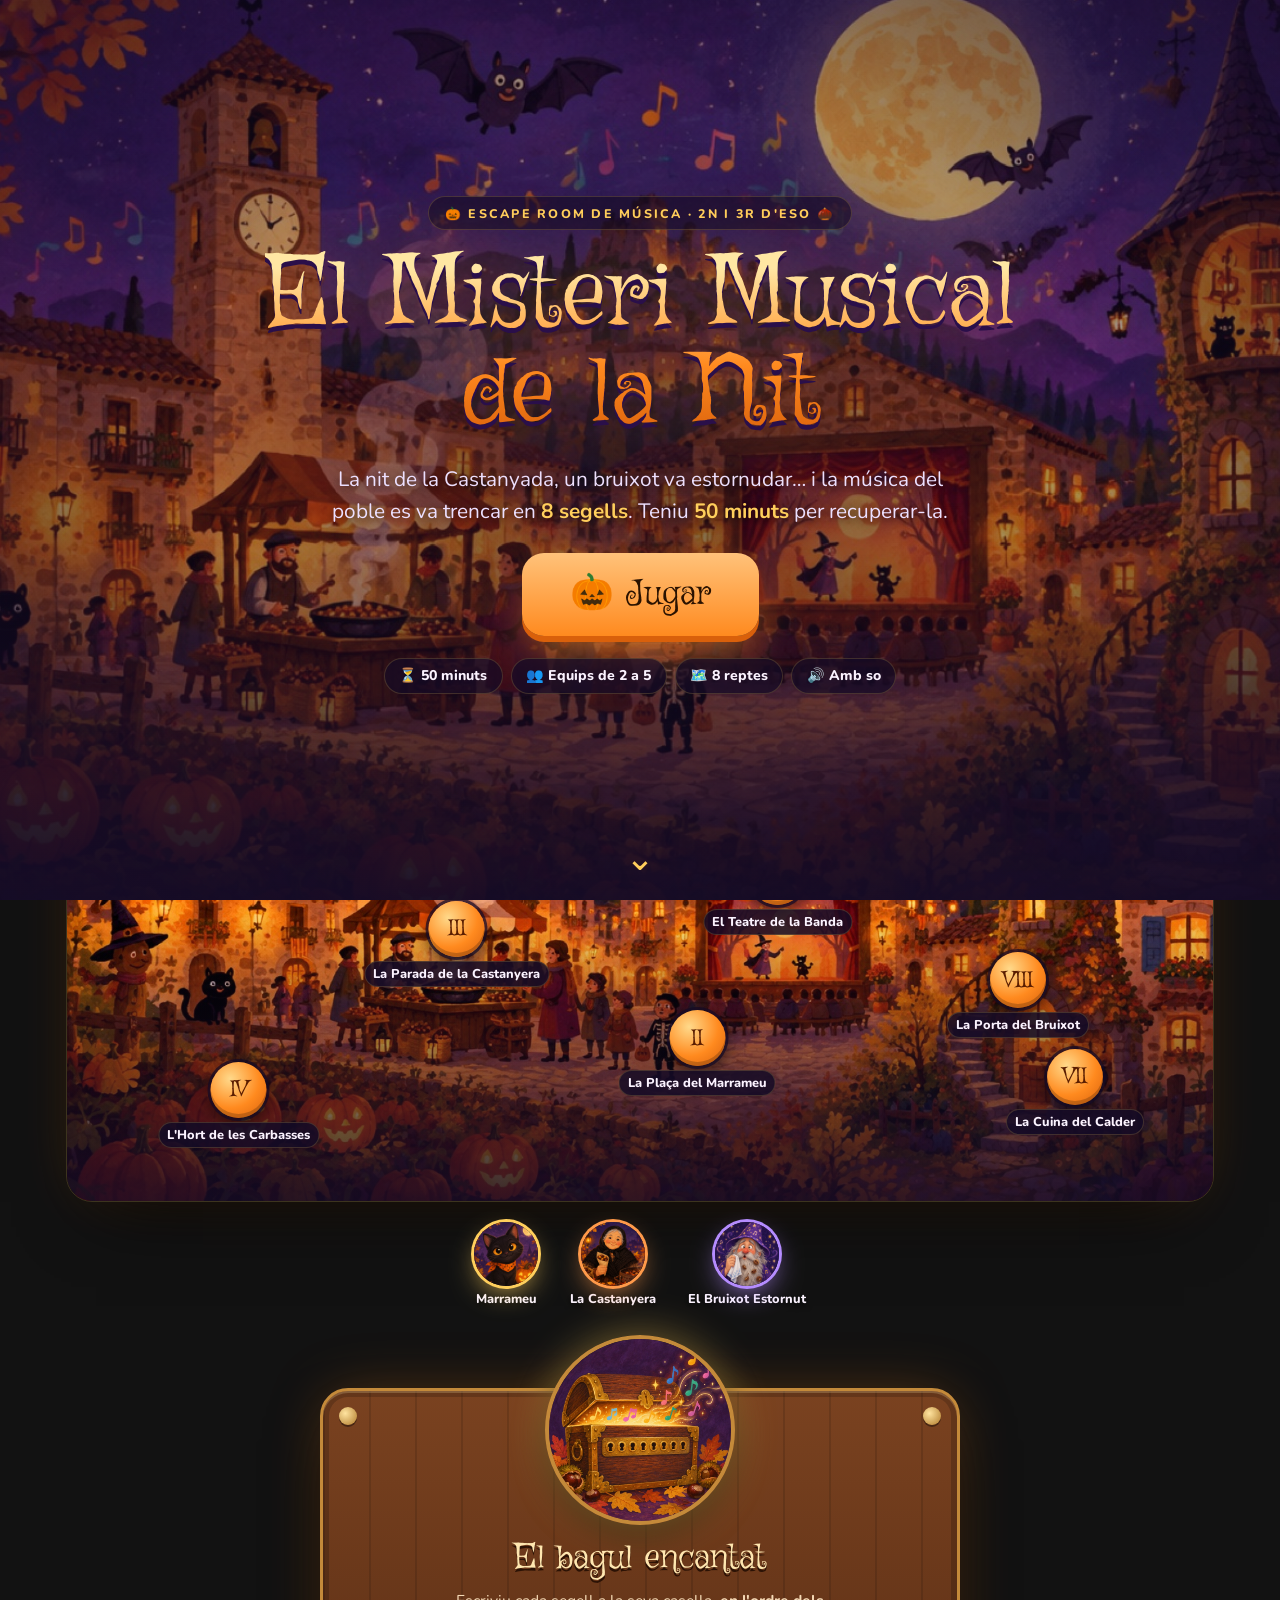
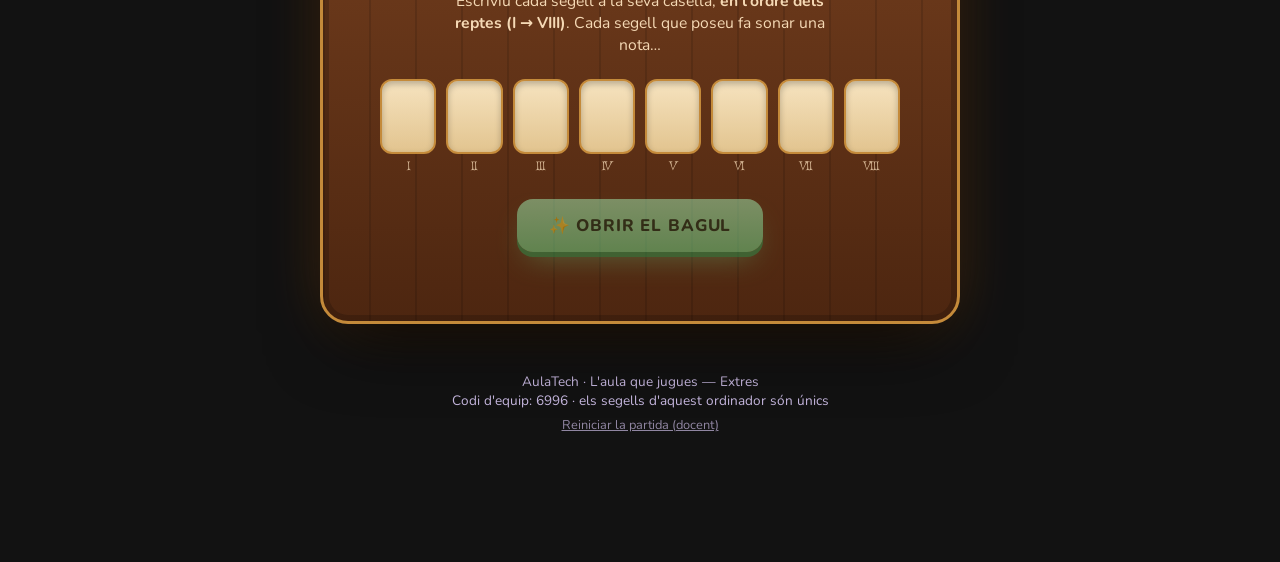
<file: index.html>
<!DOCTYPE html>
<html lang="ca">
<head>
    <meta charset="UTF-8">
    <meta name="viewport" content="width=device-width, initial-scale=1.0">
    <meta name="theme-color" content="#140b26">
    <title>Escape Room Musical de la Nit</title>
    <link rel="preconnect" href="https://fonts.googleapis.com">
    <link rel="preconnect" href="https://fonts.gstatic.com" crossorigin>
    <link href="https://fonts.googleapis.com/css2?family=Griffy&family=Nunito:wght@400;600;700;800&display=swap" rel="stylesheet">
    <link rel="stylesheet" href="comu.css?v=2">
    <style>
        :root {
            --nit: #140b26;
            --nit-2: #22113d;
            --violeta: #7b4fd6;
            --carbassa: #ff8a1f;
            --carbassa-fosc: #d9600b;
            --castanya: #8a4b24;
            --or: #ffcf5c;
            --lluna: #fff4d6;
            --verd: #6fdc8c;
            --text: #fbf3ff;
            --suau: #c7b8e0;
            --pedra: rgba(255, 255, 255, 0.06);
            --vora: rgba(255, 207, 92, 0.18);
            --f-titol: 'Griffy', 'Nunito', cursive;
            --f-text: 'Nunito', system-ui, sans-serif;
        }

        * { box-sizing: border-box; margin: 0; padding: 0; -webkit-tap-highlight-color: transparent; }
        html { color-scheme: dark; }

        body {
            font-family: var(--f-text);
            color: var(--text);
            background: radial-gradient(120% 80% at 50% 0%, #3a1d63 0%, var(--nit-2) 35%, var(--nit) 75%) fixed;
            min-height: 100vh;
            overflow-x: hidden;
            -webkit-font-smoothing: antialiased;
        }

        button { font: inherit; color: inherit; cursor: pointer; border: 0; background: none; }

        /* ================= ESCENA DE FONS ================= */
        .escena { position: fixed; inset: 0; pointer-events: none; z-index: 0; overflow: hidden; }

        .estrelles {
            position: absolute; inset: 0;
            background-image:
                radial-gradient(1.5px 1.5px at 12% 18%, #fff 50%, transparent 51%),
                radial-gradient(1px 1px at 28% 8%, #fff 50%, transparent 51%),
                radial-gradient(1.5px 1.5px at 44% 26%, #fff 50%, transparent 51%),
                radial-gradient(1px 1px at 62% 12%, #fff 50%, transparent 51%),
                radial-gradient(2px 2px at 78% 30%, #ffe9b0 50%, transparent 51%),
                radial-gradient(1px 1px at 90% 6%, #fff 50%, transparent 51%),
                radial-gradient(1px 1px at 6% 40%, #fff 50%, transparent 51%),
                radial-gradient(1.5px 1.5px at 54% 44%, #fff 50%, transparent 51%),
                radial-gradient(1px 1px at 36% 52%, #fff 50%, transparent 51%),
                radial-gradient(1px 1px at 96% 48%, #fff 50%, transparent 51%);
            animation: titil 4s ease-in-out infinite alternate;
        }
        @keyframes titil { from { opacity: .55; } to { opacity: 1; } }

        .lluna {
            position: absolute; top: 6vh; right: 8vw;
            width: clamp(90px, 14vw, 170px); aspect-ratio: 1; border-radius: 50%;
            background:
                radial-gradient(circle at 30% 35%, rgba(230, 200, 150, .55) 0 9%, transparent 10%),
                radial-gradient(circle at 62% 60%, rgba(230, 200, 150, .45) 0 12%, transparent 13%),
                radial-gradient(circle at 70% 28%, rgba(230, 200, 150, .4) 0 6%, transparent 7%),
                radial-gradient(circle at 40% 40%, #fffaf0, var(--lluna) 60%, #f3d9a0);
            box-shadow: 0 0 60px 20px rgba(255, 230, 160, .25), 0 0 160px 60px rgba(255, 180, 90, .12);
        }

        .rat-penat {
            position: absolute; width: 46px; color: #0b0616;
            animation: vol linear infinite;
        }
        .rat-penat svg { width: 100%; animation: aleteig .35s ease-in-out infinite alternate; transform-origin: center; }
        @keyframes aleteig { from { transform: scaleY(1); } to { transform: scaleY(.45); } }
        @keyframes vol {
            0% { transform: translate(-10vw, 0) rotate(-4deg); }
            25% { transform: translate(25vw, -4vh) rotate(3deg); }
            50% { transform: translate(55vw, 3vh) rotate(-3deg); }
            75% { transform: translate(85vw, -3vh) rotate(4deg); }
            100% { transform: translate(115vw, 1vh) rotate(0); }
        }

        .fulla {
            position: absolute; top: -40px; font-size: 22px;
            animation: caiguda linear infinite;
            opacity: .85;
        }
        @keyframes caiguda {
            0% { transform: translate(0, -40px) rotate(0); }
            50% { transform: translate(40px, 50vh) rotate(180deg); }
            100% { transform: translate(-20px, 105vh) rotate(360deg); }
        }

        .boira {
            position: absolute; bottom: -8vh; left: -20vw; width: 140vw; height: 32vh;
            background:
                radial-gradient(40% 60% at 20% 70%, rgba(200, 180, 255, .14), transparent 70%),
                radial-gradient(35% 55% at 60% 80%, rgba(255, 200, 150, .10), transparent 70%),
                radial-gradient(30% 50% at 90% 60%, rgba(200, 180, 255, .12), transparent 70%);
            filter: blur(10px);
            animation: deriva 28s ease-in-out infinite alternate;
        }
        .boira.b2 { bottom: -12vh; animation-duration: 40s; animation-direction: alternate-reverse; opacity: .8; }
        @keyframes deriva { from { transform: translateX(-6vw); } to { transform: translateX(6vw); } }

        .turons {
            position: absolute; bottom: 0; left: 0; width: 100%; height: 18vh; min-height: 110px;
        }

        /* ================= CONTINGUT ================= */
        .app { position: relative; z-index: 1; max-width: 1180px; margin: 0 auto; padding: clamp(1.2rem, 4vw, 3rem) 16px 8rem; }

        .barra {
            position: sticky; top: 10px; z-index: 20;
            display: flex; align-items: center; justify-content: space-between; gap: 12px; flex-wrap: wrap;
            padding: 10px 14px; margin-bottom: 2rem;
            background: rgba(20, 11, 38, .72);
            border: 1px solid var(--vora); border-radius: 18px;
            backdrop-filter: blur(12px); -webkit-backdrop-filter: blur(12px);
        }
        .espelmes { display: flex; gap: 6px; align-items: flex-end; }
        .espelma { position: relative; width: 14px; height: 26px; border-radius: 3px 3px 2px 2px; background: linear-gradient(#efe4cf, #c9b89a); opacity: .45; transition: opacity .4s; }
        .espelma::before {
            content: ""; position: absolute; left: 50%; top: -13px; width: 8px; height: 12px; margin-left: -4px;
            border-radius: 50% 50% 50% 50% / 60% 60% 40% 40%;
            background: radial-gradient(circle at 50% 70%, #fff6c2, var(--or) 45%, var(--carbassa) 80%);
            box-shadow: 0 0 10px 3px rgba(255, 180, 60, .6);
            transform: scale(0); transition: transform .4s cubic-bezier(.3, 1.6, .5, 1);
        }
        .espelma.encesa { opacity: 1; }
        .espelma.encesa::before { transform: scale(1); animation: flama 1.4s ease-in-out infinite alternate; }
        @keyframes flama { 0% { transform: scale(1) rotate(-3deg); } 50% { transform: scale(1.1, .92) rotate(2deg); } 100% { transform: scale(.95, 1.08) rotate(-1deg); } }
        .comptador { font-weight: 800; font-size: .9rem; color: var(--suau); margin-left: 8px; }

        .rellotge { display: flex; align-items: center; gap: 10px; }
        .temps { font-family: var(--f-titol); font-size: 1.6rem; letter-spacing: .04em; color: var(--or); min-width: 4.5ch; text-align: right; font-variant-numeric: tabular-nums; }
        .temps.poc { color: #ff7a59; animation: batec 1s ease-in-out infinite; }
        @keyframes batec { 50% { transform: scale(1.08); } }
        .boto-icona { width: 40px; height: 40px; border-radius: 12px; display: grid; place-items: center; font-size: 1.15rem; background: var(--pedra); border: 1px solid var(--vora); transition: background .2s; }
        .boto-icona:hover { background: rgba(255, 255, 255, .12); }

        header.capcalera { text-align: center; margin-bottom: 2.6rem; }
        .etiqueta { display: inline-block; font-weight: 800; font-size: .75rem; letter-spacing: .2em; text-transform: uppercase; color: var(--or); padding: .4rem .9rem; border-radius: 999px; border: 1px solid var(--vora); background: rgba(255, 207, 92, .06); }
        h1 {
            font-family: var(--f-titol); font-weight: 400;
            font-size: clamp(2.4rem, 7.5vw, 5rem); line-height: 1.02; margin: 1rem 0 .8rem;
            background: linear-gradient(180deg, #ffe7a3 10%, var(--carbassa) 60%, var(--carbassa-fosc));
            -webkit-background-clip: text; background-clip: text; color: transparent;
            filter: drop-shadow(0 4px 0 #2a0f4a) drop-shadow(0 0 30px rgba(255, 138, 31, .35));
        }
        .historia { max-width: 62ch; margin: 0 auto; color: var(--suau); font-size: clamp(1rem, 2vw, 1.12rem); line-height: 1.6; }
        .historia b { color: var(--text); }


        /* ================= LANDING ================= */
        .landing { position: fixed; inset: 0; z-index: 70; overflow-y: auto; overflow-x: hidden; background: var(--nit); scroll-behavior: smooth; }
        .landing[hidden] { display: none; }
        body.amb-landing { overflow: hidden; }
        .l-portada { position: relative; min-height: 100svh; display: grid; place-items: center; text-align: center; padding: 80px 16px 90px; overflow: hidden; }
        .l-portada-fons {
            position: absolute; inset: -4%; background: url("img/poble.jpg") center / cover;
            animation: l-zoom 30s ease-in-out infinite alternate;
        }
        .l-portada-fons::after { content: ""; position: absolute; inset: 0; background: radial-gradient(ellipse at 50% 48%, rgba(20, 11, 38, .62) 0%, rgba(20, 11, 38, .35) 45%, rgba(20, 11, 38, .7) 85%), linear-gradient(180deg, transparent 60%, var(--nit) 99%); }
        @keyframes l-zoom { from { transform: scale(1); } to { transform: scale(1.08) translateY(-1%); } }
        .l-portada-contingut { position: relative; max-width: 760px; display: grid; justify-items: center; gap: 1rem; }
        .l-etiqueta { font-weight: 800; font-size: .78rem; letter-spacing: .18em; text-transform: uppercase; color: var(--or); padding: .45rem 1rem; border-radius: 99px; border: 1px solid var(--vora); background: rgba(20, 11, 38, .6); }
        .landing h1 {
            font-family: var(--f-titol); font-weight: 400; font-size: clamp(2.8rem, 10vw, 6.2rem); line-height: .98; margin: .2rem 0;
            background: linear-gradient(180deg, #ffe7a3 10%, var(--carbassa) 60%, var(--carbassa-fosc));
            -webkit-background-clip: text; background-clip: text; color: transparent;
            filter: drop-shadow(0 5px 0 #2a0f4a) drop-shadow(0 0 40px rgba(255, 138, 31, .45));
        }
        .l-lema { font-size: clamp(1.05rem, 2.4vw, 1.3rem); line-height: 1.55; color: #ece0ff; max-width: 52ch; text-shadow: 0 2px 10px rgba(0, 0, 0, .7); }
        .l-lema b { color: var(--or); }
        .l-jugar {
            margin-top: .6rem; padding: 1.1rem 3rem; border-radius: 22px; font-family: var(--f-titol); font-size: clamp(1.6rem, 4vw, 2.2rem); color: #2a1200;
            background: linear-gradient(180deg, #ffc27a, var(--carbassa)); box-shadow: 0 6px 0 var(--carbassa-fosc), 0 0 0 0 rgba(255, 138, 31, .6), 0 20px 50px -10px rgba(255, 138, 31, .8);
            animation: l-crida 2.2s ease-in-out infinite; transition: transform .15s;
        }
        .l-jugar:hover { transform: translateY(-3px) scale(1.03); }
        .l-jugar:active { transform: translateY(3px); }
        @keyframes l-crida { 50% { box-shadow: 0 6px 0 var(--carbassa-fosc), 0 0 0 14px rgba(255, 138, 31, 0), 0 20px 50px -10px rgba(255, 138, 31, .8); } }
        .l-xips { display: flex; flex-wrap: wrap; justify-content: center; gap: 8px; margin-top: .4rem; }
        .l-xips span { padding: .45rem .9rem; border-radius: 99px; font-weight: 800; font-size: .88rem; background: rgba(20, 11, 38, .7); border: 1px solid var(--vora); }
        .l-baixa { position: absolute; bottom: 18px; left: 50%; transform: translateX(-50%); font-size: 2.2rem; color: var(--or); text-decoration: none; animation: l-bota 1.6s ease-in-out infinite; }
        @keyframes l-bota { 50% { transform: translate(-50%, 8px); } }

        .l-bloc { max-width: 1100px; margin: 0 auto; padding: clamp(2.5rem, 7vw, 4.5rem) 16px; }
        .l-bloc h2, .l-final h2 { font-family: var(--f-titol); font-weight: 400; font-size: clamp(2rem, 5vw, 3rem); text-align: center; color: var(--or); margin-bottom: 1.8rem; text-shadow: 0 3px 0 #2a0f4a; }
        .l-bloc h3 { font-family: var(--f-titol); font-weight: 400; font-size: 1.4rem; color: var(--text); margin: .6rem 0 .3rem; }
        .l-bloc p { color: var(--suau); line-height: 1.55; }
        .l-bloc p b { color: var(--text); }

        .l-personatges { display: grid; grid-template-columns: repeat(auto-fit, minmax(200px, 1fr)); gap: 1.2rem; }
        .l-pers { text-align: center; padding: 1.6rem 1.2rem; border-radius: 26px; background: var(--pedra); border: 1px solid var(--vora); }
        .l-pers-img { display: grid; place-items: center; }
        .l-pers .j-retrat { width: 120px !important; height: 120px !important; }

        .l-passos { list-style: none; display: grid; grid-template-columns: repeat(auto-fit, minmax(170px, 1fr)); gap: 1rem; counter-reset: pas; }
        .l-passos li { position: relative; padding: 1.4rem 1.2rem 1.2rem; border-radius: 22px; background: linear-gradient(180deg, rgba(123, 79, 214, .2), rgba(20, 11, 38, .35)), var(--pedra); border: 1px solid var(--vora); }
        .l-num { display: grid; place-items: center; width: 44px; height: 44px; border-radius: 50%; font-family: var(--f-titol); font-size: 1.4rem; color: #5a1d00; background: radial-gradient(circle at 35% 30%, #ffd98a, var(--carbassa) 60%, var(--carbassa-fosc)); box-shadow: 0 4px 12px rgba(255, 138, 31, .4); }
        .l-nota { text-align: center; margin-top: 1.4rem; padding: .9rem 1.2rem; border-radius: 16px; background: rgba(255, 207, 92, .08); border: 1px dashed var(--vora); }

        .l-llocs { display: grid; grid-template-columns: repeat(auto-fill, minmax(230px, 1fr)); gap: 1rem; }
        .l-lloc { position: relative; border-radius: 20px; overflow: hidden; aspect-ratio: 4 / 3; border: 1px solid var(--vora); background: #1b0f30; }
        .l-lloc img { width: 100%; height: 100%; object-fit: cover; transition: transform .5s; }
        .l-lloc:hover img { transform: scale(1.06); }
        .l-lloc div { position: absolute; inset: auto 0 0 0; padding: 2.2rem .9rem .8rem; background: linear-gradient(180deg, transparent, rgba(10, 5, 20, .92)); }
        .l-lloc small { display: block; font-weight: 800; font-size: .72rem; letter-spacing: .12em; color: var(--or); text-transform: uppercase; }
        .l-lloc b { display: block; font-family: var(--f-titol); font-weight: 400; font-size: 1.2rem; }
        .l-lloc span { font-size: .82rem; color: var(--suau); }

        .l-continguts { display: grid; grid-template-columns: repeat(auto-fit, minmax(200px, 1fr)); gap: 1rem; text-align: center; }
        .l-continguts > div { padding: 1.6rem 1.2rem; border-radius: 24px; background: var(--pedra); border: 1px solid var(--vora); }
        .l-continguts > div > span { display: block; font-size: 3rem; line-height: 1.2; color: var(--or); }

        .l-final { text-align: center; padding: 3rem 16px 5rem; background: radial-gradient(ellipse at 50% 100%, rgba(255, 138, 31, .18), transparent 60%); }
        .l-final p { margin-top: 1.4rem; color: var(--suau); font-size: .85rem; }

        /* ---------- Mapa del poble amb marcadors ---------- */
        .ajuda-mapa { text-align: center; color: var(--suau); font-weight: 700; margin: 0 0 .8rem; }
        .pins { position: absolute; inset: 0; z-index: 2; }
        .pin {
            position: absolute; transform: translate(-50%, -50%);
            display: flex; flex-direction: column; align-items: center; gap: 4px;
            text-decoration: none; color: var(--text);
        }
        .pin .marca {
            width: clamp(32px, 5vw, 56px); aspect-ratio: 1; border-radius: 50%; display: grid; place-items: center;
            font-family: var(--f-titol); font-size: clamp(.8rem, 1.9vw, 1.35rem); color: #5a1d00;
            background: radial-gradient(circle at 35% 30%, #ffd98a, var(--carbassa) 55%, var(--carbassa-fosc));
            box-shadow: inset 0 -4px 0 rgba(0, 0, 0, .2), 0 0 0 3px rgba(20, 11, 38, .7), 0 6px 18px rgba(0, 0, 0, .7);
            transition: transform .2s cubic-bezier(.2, 1.6, .4, 1);
        }
        .pin:hover .marca, .pin:focus-visible .marca { transform: scale(1.18); }
        .pin:focus-visible { outline: none; }
        .pin:focus-visible .marca { outline: 3px solid var(--or); outline-offset: 3px; }
        .pin .nom {
            font-size: clamp(.62rem, 1.3vw, .8rem); font-weight: 800; white-space: nowrap;
            padding: 3px 8px; border-radius: 99px; background: rgba(20, 11, 38, .85); border: 1px solid var(--vora);
        }
        .pin.superat .marca { color: #12301c; background: radial-gradient(circle at 35% 30%, #c9f7d3, var(--verd) 60%, #2f9a52); }
        .pin.posat .marca { color: #4a3000; background: radial-gradient(circle at 35% 30%, #fff3c4, var(--or) 60%, #c4902a); }
        .pin.proxima .marca { animation: crida 1.6s ease-in-out infinite; }
        @keyframes crida {
            0%, 100% { box-shadow: inset 0 -4px 0 rgba(0, 0, 0, .2), 0 0 0 3px rgba(20, 11, 38, .7), 0 0 0 0 rgba(255, 207, 92, .8); }
            50% { box-shadow: inset 0 -4px 0 rgba(0, 0, 0, .2), 0 0 0 3px rgba(20, 11, 38, .7), 0 0 0 14px rgba(255, 207, 92, 0); }
        }
        .pin.proxima .nom { background: var(--or); color: #2a1200; border-color: var(--or); }
        @media (max-width: 600px) { .pin .nom { display: none; } .pin.proxima .nom { display: block; } }

        /* Fitxa d'un lloc */
        .fitxa { padding: 0 0 1.4rem; overflow: hidden; }
        .fitxa img { display: block; width: 100%; aspect-ratio: 16 / 9; object-fit: cover; margin-bottom: 1rem; }
        .fitxa .numeral { display: block; }
        .fitxa h2, .fitxa p, .fitxa-botons { padding: 0 1.4rem; }
        .fitxa-estat { font-weight: 800; color: var(--or) !important; }
        .fitxa-botons { display: flex; flex-wrap: wrap; gap: 10px; justify-content: center; align-items: center; }
        .fitxa-botons .boto-gran { margin-top: 0; text-decoration: none; }

        /* Il·lustració del poble i repartiment */
        .poble { position: relative; max-width: 1180px; margin: 0 auto; border-radius: 26px; overflow: hidden; border: 1px solid var(--vora); box-shadow: 0 30px 70px -30px rgba(0, 0, 0, .9), 0 0 60px -20px rgba(255, 138, 31, .35); }
        .poble img { display: block; width: 100%; aspect-ratio: 16 / 9; object-fit: cover; }
        .poble::after { content: ""; position: absolute; inset: 0; background: linear-gradient(180deg, transparent 55%, rgba(20, 11, 38, .85)); pointer-events: none; }
        .repartiment { display: flex; justify-content: center; gap: clamp(12px, 4vw, 32px); margin: 1.2rem 0 3rem; }
        .repartiment button { display: flex; flex-direction: column; align-items: center; gap: 4px; font-weight: 800; font-size: .8rem; color: var(--text); text-shadow: 0 2px 6px #000; }
        .repartiment button:hover .j-retrat { transform: translateY(-4px) scale(1.05); }
        .repartiment .j-retrat { transition: transform .2s; }
        .repartiment .j-retrat span { font-size: 2rem; }
        .seguent { display: inline-block; margin-top: .3rem; font-size: .72rem; font-weight: 800; letter-spacing: .08em; text-transform: uppercase; color: #2a1200; background: var(--or); padding: .2rem .55rem; border-radius: 99px; }
        .porta.proxima { border-color: rgba(255, 207, 92, .7); box-shadow: 0 0 0 2px rgba(255, 207, 92, .25), 0 24px 50px -16px rgba(255, 207, 92, .45); }
        .lloc { font-size: .78rem; font-weight: 800; letter-spacing: .06em; color: var(--suau); text-transform: uppercase; }

        /* Targetes-porta */
        .reptes { display: grid; grid-template-columns: repeat(auto-fill, minmax(245px, 1fr)); gap: 1.3rem; margin-bottom: 3.2rem; }

        .porta {
            position: relative; display: flex; flex-direction: column; align-items: center; text-align: center;
            padding: 1.6rem 1.2rem 1.2rem; gap: .7rem;
            border-radius: 130px 130px 22px 22px;
            background:
                linear-gradient(180deg, rgba(123, 79, 214, .22), rgba(20, 11, 38, .4) 60%),
                var(--pedra);
            border: 1px solid var(--vora);
            box-shadow: inset 0 1px 0 rgba(255, 255, 255, .08), 0 18px 40px -18px rgba(0, 0, 0, .8);
            transition: transform .3s cubic-bezier(.2, .8, .2, 1), box-shadow .3s, border-color .3s;
            opacity: 0; transform: translateY(20px);
            animation: apareix .6s forwards;
        }
        @keyframes apareix { to { opacity: 1; transform: none; } }
        .porta:hover { transform: translateY(-6px); border-color: rgba(255, 138, 31, .55); box-shadow: inset 0 1px 0 rgba(255, 255, 255, .08), 0 24px 50px -16px rgba(255, 138, 31, .45); }
        .porta.feta { border-color: rgba(111, 220, 140, .5); background: linear-gradient(180deg, rgba(111, 220, 140, .16), rgba(20, 11, 38, .4) 60%), var(--pedra); }

        .numeral { font-family: var(--f-titol); font-size: 1.05rem; color: var(--or); opacity: .85; letter-spacing: .08em; }
        .emoji {
            width: 78px; height: 78px; border-radius: 50%; display: grid; place-items: center; font-size: 2.3rem;
            background: radial-gradient(circle at 40% 35%, rgba(255, 207, 92, .35), rgba(255, 138, 31, .12) 60%, transparent 70%);
            box-shadow: 0 0 0 1px var(--vora);
            transition: transform .35s;
        }
        .porta:hover .emoji { transform: scale(1.1) rotate(-6deg); }
        .porta h2 { font-family: var(--f-titol); font-weight: 400; font-size: 1.32rem; line-height: 1.15; color: var(--text); }
        .porta p { color: var(--suau); font-size: .92rem; line-height: 1.45; flex: 1; }

        .boto-jugar {
            display: inline-flex; align-items: center; justify-content: center; gap: .5rem; width: 100%;
            padding: .8rem 1rem; border-radius: 14px; text-decoration: none;
            font-weight: 800; letter-spacing: .06em; text-transform: uppercase; font-size: .9rem; color: #2a1200;
            background: linear-gradient(180deg, #ffb35c, var(--carbassa));
            box-shadow: 0 4px 0 var(--carbassa-fosc), 0 10px 24px -8px rgba(255, 138, 31, .7);
            transition: transform .15s, box-shadow .15s;
        }
        .boto-jugar:hover { transform: translateY(-2px); box-shadow: 0 6px 0 var(--carbassa-fosc), 0 14px 28px -8px rgba(255, 138, 31, .8); }
        .boto-jugar:active { transform: translateY(2px); box-shadow: 0 2px 0 var(--carbassa-fosc); }
        .boto-jugar:focus-visible, .boto-icona:focus-visible, .xip:focus-visible, .boto-gran:focus-visible { outline: 3px solid var(--or); outline-offset: 3px; }

        .estat { font-size: .78rem; font-weight: 700; color: var(--suau); display: flex; align-items: center; gap: .35rem; min-height: 1.2em; }
        .porta.visitada .estat { color: var(--or); }
        .porta.feta .estat { color: var(--verd); }

        /* ================= EL BAGUL (contrasenya) ================= */
        .bagul {
            position: relative; max-width: 640px; margin: 0 auto; padding: 2rem clamp(1rem, 4vw, 2.2rem) 1.8rem;
            border-radius: 28px; text-align: center;
            background:
                repeating-linear-gradient(90deg, rgba(0, 0, 0, .12) 0 2px, transparent 2px 46px),
                linear-gradient(180deg, #7a4220, #4d2610);
            border: 3px solid #c48a3a;
            box-shadow: inset 0 0 0 6px rgba(0, 0, 0, .18), inset 0 2px 0 rgba(255, 220, 160, .3), 0 30px 70px -20px rgba(0, 0, 0, .9), 0 0 60px -10px rgba(255, 138, 31, .35);
        }
        .bagul::before, .bagul::after {
            content: ""; position: absolute; top: 16px; width: 18px; height: 18px; border-radius: 50%;
            background: radial-gradient(circle at 35% 35%, #ffe4a0, #b07a2a); box-shadow: 0 2px 0 rgba(0, 0, 0, .4);
        }
        .bagul::before { left: 16px; } .bagul::after { right: 16px; }
        .bagul-img { display: block; width: clamp(120px, 30vw, 190px); aspect-ratio: 1; object-fit: cover; border-radius: 50%; margin: -5.5rem auto .6rem; border: 4px solid #c48a3a; box-shadow: 0 0 40px rgba(255, 207, 92, .45), 0 10px 30px rgba(0, 0, 0, .7); }
        .bagul { margin-top: 5rem; }
        .bagul.tremola { animation: tremola .5s; }
        @keyframes tremola { 20%, 60% { transform: translateX(-8px) rotate(-.6deg); } 40%, 80% { transform: translateX(8px) rotate(.6deg); } }

        .bagul h2 { font-family: var(--f-titol); font-weight: 400; font-size: clamp(1.6rem, 4vw, 2.2rem); color: #ffe7b0; text-shadow: 0 3px 0 #2b1205; }
        .bagul .pista { margin: .5rem auto 1.4rem; max-width: 44ch; color: #f5d9b5; font-size: .98rem; }

        .segells { display: grid; grid-template-columns: repeat(8, 1fr); gap: clamp(4px, 1.4vw, 10px); max-width: 520px; margin: 0 auto; }
        .segell { display: flex; flex-direction: column; align-items: center; gap: 4px; }
        .segell span { font-family: var(--f-titol); font-size: .78rem; color: #f5d9b5; opacity: .8; }
        .segell input {
            width: 100%; aspect-ratio: 3 / 4; text-align: center; text-transform: uppercase;
            font-family: var(--f-titol); font-size: clamp(1.2rem, 4.6vw, 2rem); color: #2b1205;
            border-radius: 12px; border: 2px solid #c48a3a;
            background: linear-gradient(180deg, #f6e3bf, #e2c48f);
            box-shadow: inset 0 3px 6px rgba(0, 0, 0, .25);
            outline: none; caret-color: var(--carbassa-fosc);
            transition: transform .2s, box-shadow .2s, background .3s;
        }
        .segell input:focus { box-shadow: inset 0 3px 6px rgba(0, 0, 0, .2), 0 0 0 3px var(--or); transform: translateY(-2px); }
        .segell input.ple { background: radial-gradient(circle at 50% 40%, #fff3c4, #ffc35c); box-shadow: inset 0 2px 4px rgba(0, 0, 0, .15), 0 0 16px rgba(255, 207, 92, .6); }
        .segell input.pop { animation: pop .35s; }
        @keyframes pop { 50% { transform: scale(1.15); } }

        .boto-gran {
            margin-top: 1.5rem; padding: .95rem 2rem; border-radius: 16px;
            font-weight: 800; font-size: 1.05rem; letter-spacing: .05em; text-transform: uppercase; color: #12301c;
            background: linear-gradient(180deg, #a2f0b5, var(--verd));
            box-shadow: 0 5px 0 #2f9a52, 0 14px 30px -10px rgba(111, 220, 140, .7);
            transition: transform .15s, box-shadow .15s, opacity .2s;
        }
        .boto-gran:hover { transform: translateY(-2px); }
        .boto-gran:active { transform: translateY(3px); box-shadow: 0 2px 0 #2f9a52; }
        .boto-gran:disabled { opacity: .5; cursor: not-allowed; transform: none; }
        .missatge { margin-top: 1rem; min-height: 1.5em; font-weight: 700; color: #ffe7b0; }
        .missatge.error { color: #ffb0a0; }

        footer { margin-top: 3rem; text-align: center; color: var(--suau); font-size: .85rem; }
        footer button { text-decoration: underline; color: var(--suau); opacity: .7; font-size: .8rem; margin-top: .4rem; }
        footer button:hover { opacity: 1; }

        /* ================= PANTALLES (inici / victòria / temps) ================= */
        .pantalla {
            position: fixed; inset: 0; z-index: 50; display: none; place-items: center; padding: 16px;
            background: radial-gradient(circle at 50% 40%, rgba(58, 29, 99, .92), rgba(10, 5, 20, .96));
            backdrop-filter: blur(6px); -webkit-backdrop-filter: blur(6px);
            overflow-y: auto;
        }
        .pantalla.oberta { display: grid; animation: fos .4s; }
        @keyframes fos { from { opacity: 0; } }
        .caixa { max-width: 620px; width: 100%; text-align: center; padding: clamp(1.4rem, 5vw, 2.6rem); border-radius: 30px; background: rgba(255, 255, 255, .05); border: 1px solid var(--vora); animation: entra .6s cubic-bezier(.2, 1.4, .4, 1); }
        @keyframes entra { from { transform: scale(.85) translateY(20px); opacity: 0; } }
        .caixa h2 { font-family: var(--f-titol); font-weight: 400; font-size: clamp(2rem, 6vw, 3rem); line-height: 1.05; color: var(--or); margin: .6rem 0; }
        .caixa p { color: var(--suau); line-height: 1.6; margin-bottom: .8rem; }
        .caixa .gran-emoji { font-size: 3.6rem; display: inline-block; animation: gronxa 2.4s ease-in-out infinite; }
        @keyframes gronxa { 50% { transform: rotate(8deg) translateY(-6px); } }

        .xips { display: flex; flex-wrap: wrap; justify-content: center; gap: 8px; margin: 1rem 0 .4rem; }
        .xip { padding: .55rem 1rem; border-radius: 999px; font-weight: 700; border: 1px solid var(--vora); background: var(--pedra); transition: background .2s, color .2s; }
        .form-equip { display: grid; gap: .6rem; margin-top: .4rem; }
        .camp-equip { display: grid; gap: 6px; font-weight: 800; text-align: left; }
        .camp-equip span, .etiqueta-noms span { font-weight: 600; color: var(--suau); font-size: .85rem; }
        .etiqueta-noms { font-weight: 800; text-align: left; margin: .3rem 0 0 !important; color: var(--text) !important; }
        .noms-equip { display: grid; grid-template-columns: repeat(auto-fit, minmax(120px, 1fr)); gap: 8px; }
        .form-equip input {
            width: 100%; padding: .7rem .9rem; border-radius: 12px; font: inherit; font-weight: 700; color: var(--text);
            background: rgba(255, 255, 255, .07); border: 1px solid var(--vora); outline: none;
        }
        .form-equip input:focus { border-color: var(--or); box-shadow: 0 0 0 3px rgba(255, 207, 92, .25); }
        .form-equip .boto-gran { justify-self: center; }
        .fi-temps { background: radial-gradient(circle at 50% 35%, rgba(90, 20, 40, .94), rgba(10, 5, 20, .98)); }
        .rellotge-zero { font-family: var(--f-titol); font-size: clamp(3rem, 12vw, 5.5rem); line-height: 1; color: #ff7a6b !important; margin: .6rem 0 0 !important; text-shadow: 0 0 30px rgba(255, 122, 107, .6); animation: batec 1s ease-in-out infinite; }
        .fi-temps .xip { text-decoration: none; }
        .temps-gran { font-family: var(--f-titol); font-size: 3rem; color: var(--or); margin: .4rem 0 0; }
        .xip[aria-pressed="true"] { background: var(--carbassa); color: #2a1200; border-color: var(--carbassa); }
        .petit { font-size: .82rem; opacity: .8; }

        canvas#festa { position: fixed; inset: 0; z-index: 49; pointer-events: none; }

        @media (prefers-reduced-motion: reduce) {
            *, *::before, *::after { animation-duration: .01ms !important; animation-iteration-count: 1 !important; }
            .rat-penat, .fulla { display: none; }
        }
    </style>
</head>
<body>

    <!-- Escena de fons: lluna, estrelles, ratpenats, fulles, boira i turons amb carbasses -->
    <div class="escena" aria-hidden="true">
        <div class="estrelles"></div>
        <div class="lluna"></div>
        <div id="ratpenats"></div>
        <div id="fulles"></div>
        <div class="boira"></div>
        <div class="boira b2"></div>
        <svg class="turons" viewBox="0 0 1200 200" preserveAspectRatio="none">
            <path d="M0 120 Q150 60 320 110 T640 100 T960 90 T1200 110 V200 H0Z" fill="#1b0f30"/>
            <path d="M0 160 Q200 110 420 150 T820 140 T1200 150 V200 H0Z" fill="#0f0820"/>
        </svg>
    </div>

    <div class="app">

        <div class="barra">
            <div class="espelmes" id="espelmes" aria-label="Segells trobats">
                <span class="comptador" id="comptador">0/8</span>
            </div>
            <div class="rellotge">
                <span class="temps" id="temps" aria-live="off">--:--</span>
                <button class="boto-icona" id="so" aria-label="Activar o silenciar el so" title="So">🔊</button>
            </div>
        </div>

        <header class="capcalera">
            <span class="etiqueta">🎃 Escape Room · Castanyada & Halloween 🌰</span>
            <h1>El Misteri Musical<br>de la Nit</h1>
            <p class="historia">
                La nit de la Castanyada, el <b>Bruixot Estornut</b> (al·lèrgic a la pols de castanya!) va fer un
                <b>ATXIM!</b> tan fort que la <b>Melodia de la Nit</b> es va trencar en <b>8 segells</b> escampats pel poble.
                Recorreu els 8 llocs amb el gat <b>Marrameu</b>, recolliu els segells i col·loqueu-los al <b>bagul encantat</b>.
            </p>
        </header>

        <main>
            <p class="ajuda-mapa">🗺️ Toqueu cada lloc del mapa per començar el seu repte.</p>
            <div class="poble" id="mapa">
                <img src="img/poble.jpg" alt="Mapa del poble de nit: la torre del rellotge, la plaça, la parada de castanyes, l'hort de carbasses, el teatre i la torre del bruixot">
                <div class="pins" id="pins"></div>
            </div>
            <div class="repartiment" id="repartiment"></div>
        </main>

        <section class="bagul" id="bagul" aria-labelledby="titol-bagul">
            <img class="bagul-img" src="img/bagul.jpg" alt="">
            <h2 id="titol-bagul">El bagul encantat</h2>
            <p class="pista">Escriviu cada segell a la seva casella, <b>en l'ordre dels reptes (I → VIII)</b>. Cada segell que poseu fa sonar una nota…</p>
            <div class="segells" id="segells"></div>
            <button class="boto-gran" id="obrir">✨ Obrir el bagul</button>
            <p class="missatge" id="missatge" role="status"></p>
        </section>

        <footer>
            AulaTech · L'aula que jugues — Extres<br>
            <span id="equip"></span><br>
            <button id="reiniciar">Reiniciar la partida (docent)</button>
        </footer>
    </div>

    <!-- ================= LANDING: presentació del joc ================= -->
    <section class="landing" id="landing" aria-labelledby="l-titol">
        <!-- Portada -->
        <header class="l-portada">
            <div class="l-portada-fons" aria-hidden="true"></div>
            <div class="l-portada-contingut">
                <span class="l-etiqueta">🎃 Escape room de Música · 2n i 3r d'ESO 🌰</span>
                <h1 id="l-titol">El Misteri Musical<br>de la Nit</h1>
                <p class="l-lema">La nit de la Castanyada, un bruixot va estornudar… i la música del poble es va trencar en <b>8 segells</b>. Teniu <b>50 minuts</b> per recuperar-la.</p>
                <button class="l-jugar" data-jugar>🎃 Jugar</button>
                <div class="l-xips">
                    <span>⏳ 50 minuts</span><span>👥 Equips de 2 a 5</span><span>🗺️ 8 reptes</span><span>🔊 Amb so</span>
                </div>
            </div>
            <a class="l-baixa" href="#l-historia" aria-label="Veure com es juga">⌄</a>
        </header>

        <!-- La història -->
        <section class="l-bloc" id="l-historia">
            <h2>La història</h2>
            <div class="l-personatges">
                <article class="l-pers"><div class="l-pers-img" data-retrat="bruixot"></div>
                    <h3>El Bruixot Estornut</h3><p>Al·lèrgic a la pols de castanya. Un <b>ATXIM!</b> seu ha trencat la Melodia de la Nit. No és dolent… només molt despistat.</p></article>
                <article class="l-pers"><div class="l-pers-img" data-retrat="marrameu"></div>
                    <h3>Marrameu</h3><p>El gat del poble. Us guiarà per tots els llocs, us donarà <b>pistes</b>… i farà acudits amb miaus.</p></article>
                <article class="l-pers"><div class="l-pers-img" data-retrat="castanyera"></div>
                    <h3>La Castanyera</h3><p>Ven castanyes a la plaça i us ajudarà quan les coses es compliquin. Calentetes i grossetes!</p></article>
            </div>
        </section>

        <!-- Com es juga -->
        <section class="l-bloc">
            <h2>Com es juga</h2>
            <ol class="l-passos">
                <li><span class="l-num">1</span><h3>Formeu l'equip</h3><p>Escriviu els vostres noms. Els personatges us parlaran pel vostre nom.</p></li>
                <li><span class="l-num">2</span><h3>Recorreu el poble</h3><p>Al mapa hi ha 8 llocs. Cada repte superat us dona un <b>segell</b>: una lletra o un número. Apunteu-lo!</p></li>
                <li><span class="l-num">3</span><h3>Compte amb el rellotge</h3><p>Cada repte perdut i cada <b>pista</b> de Marrameu resten <b>1 minut</b>. Fallar té conseqüències!</p></li>
                <li><span class="l-num">4</span><h3>Obriu el bagul</h3><p>Escriviu els 8 segells en ordre al bagul encantat abans que s'acabin els 50 minuts.</p></li>
            </ol>
            <p class="l-nota">🔒 Cada ordinador té <b>segells diferents</b>: copiar la contrasenya del grup del costat no serveix de res.</p>
        </section>

        <!-- Els 8 llocs -->
        <section class="l-bloc">
            <h2>Els 8 llocs del poble</h2>
            <div class="l-llocs" id="l-llocs"></div>
        </section>

        <!-- Què hi treballareu -->
        <section class="l-bloc">
            <h2>Què hi treballareu</h2>
            <div class="l-continguts">
                <div><span class="musica">𝅘𝅥𝅮</span><h3>Ritme</h3><p>Figures, silencis, valors i compassos de 2/4, 3/4 i 4/4. Escoltar i llegir ritmes.</p></div>
                <div><span class="musica">𝄞</span><h3>Nom de les notes</h3><p>Do, Re, Mi, Fa, Sol, La, Si en clau de sol, amb línies addicionals… i d'oïda.</p></div>
                <div><span>🎻</span><h3>Instruments</h3><p>Famílies: corda, vent fusta, vent metall i percussió. I les trampes de sempre!</p></div>
            </div>
        </section>

        <!-- Crida final -->
        <section class="l-final">
            <h2>Preparats per salvar la Castanyada?</h2>
            <button class="l-jugar" data-jugar>🎃 Jugar</button>
            <p>AulaTech · L'aula que jugues</p>
        </section>
    </section>

    <!-- Pantalla d'inici -->
    <div class="pantalla" id="p-inici" role="dialog" aria-modal="true" aria-labelledby="t-inici">
        <div class="caixa">
            <span class="gran-emoji" id="retrat-inici">🧙</span>
            <h2 id="t-inici">La nit que el bruixot va estornudar</h2>
            <p>Un esternut màgic ha trencat la <b>Melodia de la Nit</b> en <b>8 segells</b>. Visiteu els 8 llocs del poble, supereu cada repte i col·loqueu els segells al bagul abans que s'acabi el temps.</p>
            <form id="form-equip" class="form-equip" autocomplete="off">
                <label class="camp-equip">Nom de l'equip <span>(opcional)</span>
                    <input id="nom-equip" maxlength="30" placeholder="Els Panellets Valents">
                </label>
                <p class="etiqueta-noms">Qui forma l'equip? <span>(mínim un nom)</span></p>
                <div class="noms-equip">
                    <input class="nom-membre" maxlength="20" placeholder="Nom 1" aria-label="Nom 1" required>
                    <input class="nom-membre" maxlength="20" placeholder="Nom 2" aria-label="Nom 2">
                    <input class="nom-membre" maxlength="20" placeholder="Nom 3" aria-label="Nom 3">
                    <input class="nom-membre" maxlength="20" placeholder="Nom 4" aria-label="Nom 4">
                    <input class="nom-membre" maxlength="20" placeholder="Nom 5" aria-label="Nom 5">
                </div>
                <p class="temps-gran">⏳ 50:00</p>
                <p class="petit">Teniu <b>50 minuts</b>. Cada repte perdut, cada intent fallit al bagul i cada <b>pista</b> de Marrameu <b>resten 1 minut</b>.</p>
                <button class="boto-gran" id="comencar" type="submit">🎃 Comencem!</button>
            </form>
        </div>
    </div>

    <!-- Pantalla de victòria -->
    <!-- Fitxa d'un lloc del mapa -->
    <div class="pantalla" id="p-fitxa" role="dialog" aria-modal="true" aria-labelledby="t-fitxa">
        <div class="caixa fitxa">
            <img id="fitxa-img" alt="">
            <span class="numeral" id="fitxa-num"></span>
            <h2 id="t-fitxa"></h2>
            <p id="fitxa-desc"></p>
            <p class="fitxa-estat" id="fitxa-estat"></p>
            <div class="fitxa-botons">
                <a class="boto-gran" id="fitxa-anar" href="#">Anar-hi →</a>
                <button class="xip" id="fitxa-tancar">Tornar al mapa</button>
            </div>
        </div>
    </div>

    <div class="pantalla" id="p-victoria" role="dialog" aria-modal="true" aria-labelledby="t-victoria">
        <div class="caixa">
            <span class="gran-emoji">🎶</span>
            <h2 id="t-victoria">El bagul s'ha obert!</h2>
            <p>La música torna a sonar per tot el poble. La Castanyera us convida a castanyes i panellets, i el bruixot promet no estornudar més encanteris.</p>
            <p id="resum-victoria"></p>
            <div class="fitxa-botons">
                <a class="boto-gran" href="diploma.html">🎓 Veure el diploma</a>
                <button class="xip" id="tancar-victoria">Tornar al mapa</button>
                <button class="xip" id="victoria-inici">🔄 Tornar a l'inici</button>
            </div>
        </div>
    </div>

    <!-- Pantalla de temps esgotat -->
    <div class="pantalla fi-temps" id="p-temps" role="dialog" aria-modal="true" aria-labelledby="t-temps">
        <div class="caixa">
            <span class="gran-emoji" id="retrat-temps">⌛</span>
            <p class="rellotge-zero">⌛ 00:00</p>
            <h2 id="t-temps">S'ha acabat el temps!</h2>
            <p>El bruixot s'ha endut el bagul a la seva torre… La Melodia de la Nit haurà d'esperar a l'any que ve.</p>
            <p id="resum-temps"></p>
            <div class="fitxa-botons">
                <button class="boto-gran" id="tornar-inici">🔄 Tornar a l'inici</button>
                <a class="xip" href="diploma.html">🎓 Veure el diploma</a>
            </div>
        </div>
    </div>

    <canvas id="festa"></canvas>

    <script src="comu.js?v=2"></script>
    <script>
        // [fitxer, lloc del poble, de què va, emoji]. L'ordre és el de la contrasenya.
        const REPTES = [
            ['teoria.html', 'La Torre del Rellotge', 'Les notes corren pel pentagrama del rellotge. Llegiu-les abans que toquin les campanades!', '🕰️'],
            ['repte_ritmic_marrameu.html', 'La Plaça del Marrameu', 'Ecos rítmics per tota la plaça: escolteu, trieu la partitura i piqueu-los vosaltres.', '🥁'],
            ['lapsuspoeta.html', 'La Parada de la Castanyera', 'Paraules musicals dins les paperines. Cada error crema una castanya!', '🌰'],
            ['castaween_simon_says.html', "L'Hort de les Carbasses", 'Quatre carbasses que canten notes. Repetiu-les… i al final, només d\'oïda.', '🎃'],
            ['relacionar_compositors.html', 'El Teatre de la Banda', "L'esternut ha barrejat els instruments. Torneu cadascun a la seva família.", '🎻'],
            ['jeroglific_castanyada.html', 'La Biblioteca del Bruixot', 'Memory de figures, noms i valors entre llibres que volen.', '📚'],
            ['halloween_ritmes.html', 'La Cuina del Calder', 'Ompliu cada compàs exactament… o el calder vessarà!', '🧪'],
            ['endevinalla_notes_halloween.html', 'La Porta del Bruixot', 'Duel final contra el bruixot: veritat o mite, oïda i lectura.', '🚪'],
        ];
        // La contrasenya depèn de la llavor d'aquest ordinador (comu.js): cada grup en té una de diferent.
        const ROMANS = ['I', 'II', 'III', 'IV', 'V', 'VI', 'VII', 'VIII'];
        const CLAU = 'aulatech-escape-halloween-1';

        // ---------- Estat (es guarda al navegador per si es recarrega la pàgina) ----------
        const estatBuit = () => ({ inici: null, durada: 0, penal: 0, segells: Array(8).fill(''), visitats: Array(8).fill(false), superats: Array(8).fill(false), guanyat: null, intents: 0 });
        let estat = estatBuit();
        // Els minijocs escriuen `superats` a la mateixa clau (comu.js)
        const llegeix = () => { try { estat = { ...estatBuit(), ...JSON.parse(localStorage.getItem(CLAU)) }; } catch (e) {} };
        llegeix();
        const desa = () => { try { localStorage.setItem(CLAU, JSON.stringify(estat)); } catch (e) {} };

        // ---------- So (Web Audio, sense fitxers) ----------
        let ac = null, master = null, silenci = false;
        try { silenci = localStorage.getItem(CLAU + '-so') === '0'; } catch (e) {}
        const nota = n => 440 * Math.pow(2, (n - 69) / 12);
        function audio() {
            if (!ac) {
                const AC = window.AudioContext || window.webkitAudioContext;
                if (!AC) return null;
                ac = new AC();
                master = ac.createGain();
                master.gain.value = silenci ? 0 : .55;
                master.connect(ac.destination);
            }
            if (ac.state === 'suspended') ac.resume();
            return ac;
        }
        function to(freq, t, dur, { tipus = 'sine', vol = .2, atac = .01 } = {}) {
            const a = audio(); if (!a) return;
            const o = a.createOscillator(), g = a.createGain();
            o.type = tipus; o.frequency.value = freq;
            g.gain.setValueAtTime(0, t);
            g.gain.linearRampToValueAtTime(vol, t + atac);
            g.gain.exponentialRampToValueAtTime(.0001, t + dur);
            o.connect(g); g.connect(master);
            o.start(t); o.stop(t + dur + .05);
        }
        // Capseta de música: dues ones per fer-la més brillant
        function capseta(midi, t, dur = 1.2, vol = .18) {
            to(nota(midi), t, dur, { tipus: 'triangle', vol });
            to(nota(midi + 12), t, dur * .6, { tipus: 'sine', vol: vol * .35 });
        }
        // La melodia de la nit (Re menor): cada segell en toca una nota
        const MELODIA = [62, 65, 69, 67, 65, 64, 65, 74];
        const so = {
            segell(i) { const a = audio(); if (a) capseta(MELODIA[i], a.currentTime); },
            error() {
                const a = audio(); if (!a) return; const t = a.currentTime;
                [0, .18, .36].forEach((d, k) => to(nota(57 - k * 2), t + d, .35, { tipus: 'square', vol: .06 }));
            },
            obrir() {
                const a = audio(); if (!a) return; const t = a.currentTime;
                MELODIA.forEach((m, i) => capseta(m, t + i * .22, 1.4));
                [50, 57, 62, 65, 69].forEach(m => to(nota(m), t + MELODIA.length * .22, 3, { tipus: 'triangle', vol: .08, atac: .2 }));
            },
            clic() { const a = audio(); if (a) to(nota(81), a.currentTime, .12, { tipus: 'sine', vol: .08 }); },
            batec() {
                const a = audio(); if (!a) return; const t = a.currentTime;
                to(60, t, .18, { vol: .3 }); to(55, t + .2, .22, { vol: .22 });
            },
        };
        // Ambient suau: un acord greu que respira i, de tant en tant, una campaneta llunyana
        let ambient = null;
        function engegaAmbient() {
            const a = audio(); if (!a || ambient) return;
            const g = a.createGain(); g.gain.value = 0; g.connect(master);
            const filtre = a.createBiquadFilter(); filtre.type = 'lowpass'; filtre.frequency.value = 500; filtre.connect(g);
            [38, 45, 50].forEach((m, i) => {
                const o = a.createOscillator(); o.type = 'sawtooth'; o.frequency.value = nota(m); o.detune.value = i * 4 - 4;
                o.connect(filtre); o.start();
            });
            const lfo = a.createOscillator(), lfoG = a.createGain();
            lfo.frequency.value = .07; lfoG.gain.value = 260; lfo.connect(lfoG); lfoG.connect(filtre.frequency); lfo.start();
            g.gain.linearRampToValueAtTime(.035, a.currentTime + 4);
            ambient = setInterval(() => {
                if (Math.random() < .5) capseta([74, 77, 81, 69][Math.floor(Math.random() * 4)], a.currentTime, 2.5, .05);
            }, 9000);
        }

        const botoSo = document.getElementById('so');
        function pintaSo() { botoSo.textContent = silenci ? '🔇' : '🔊'; botoSo.setAttribute('aria-pressed', String(!silenci)); }
        botoSo.addEventListener('click', () => {
            silenci = !silenci;
            try { localStorage.setItem(CLAU + '-so', silenci ? '0' : '1'); } catch (e) {}
            if (audio()) master.gain.setTargetAtTime(silenci ? 0 : .55, ac.currentTime, .05);
            engegaAmbient();
            pintaSo();
        });
        pintaSo();

        // ---------- Escena: ratpenats i fulles ----------
        const RATPENAT = '<svg viewBox="0 0 64 32" fill="currentColor"><path d="M32 10c2-4 4-5 4-5l1 4c3-1 4 0 5 1 4-6 12-8 22-6-6 3-8 8-8 14-3-3-7-3-10 0-2-3-5-4-8-2-2 1-4 4-6 6-2-2-4-5-6-6-3-2-6-1-8 2-3-3-7-3-10 0 0-6-2-11-8-14 10-2 18 0 22 6 1-1 2-2 5-1l1-4s2 1 4 5z"/></svg>';
        const contRat = document.getElementById('ratpenats');
        [[12, 26, 0], [22, 34, -12], [8, 42, -26]].forEach(([top, dur, delay]) => {
            const d = document.createElement('div');
            d.className = 'rat-penat'; d.innerHTML = RATPENAT;
            d.style.top = top + 'vh'; d.style.animationDuration = dur + 's'; d.style.animationDelay = delay + 's';
            contRat.appendChild(d);
        });
        const contFulles = document.getElementById('fulles');
        ['fulla', 'fulla', 'castanya', 'fulla', 'fulla', 'castanya'].forEach((e, i) => {
            const f = document.createElement('span');
            f.className = 'fulla'; f.innerHTML = Joc.icona(e, 26);
            f.style.left = (8 + i * 16 + Math.random() * 6) + 'vw';
            f.style.animationDuration = (14 + Math.random() * 10) + 's';
            f.style.animationDelay = (-Math.random() * 20) + 's';
            f.style.fontSize = (16 + Math.random() * 12) + 'px';
            contFulles.appendChild(f);
        });

        // ---------- Espelmes de progrés ----------
        const contEsp = document.getElementById('espelmes');
        const comptador = document.getElementById('comptador');
        const espelmes = REPTES.map(() => {
            const e = document.createElement('span'); e.className = 'espelma';
            contEsp.insertBefore(e, comptador); return e;
        });

        // ---------- Marcadors del mapa ----------
        // Posició (% sobre la il·lustració img/poble.jpg) de cada lloc
        const POSICIONS = [
            [28.5, 25], // I   Torre del Rellotge
            [55, 77],   // II  Plaça
            [34, 60],   // III Parada de la Castanyera
            [15, 85],   // IV  Hort de les carbasses
            [62, 52],   // V   Teatre
            [86, 31],   // VI  Biblioteca (finestra de la torre)
            [88, 83],   // VII Cuina del calder
            [83, 68],   // VIII Porta del bruixot
        ];
        const contPins = document.getElementById('pins');
        const portes = REPTES.map(([fitxer, titol], i) => {
            const p = document.createElement('button');
            p.className = 'pin';
            p.style.left = POSICIONS[i][0] + '%';
            p.style.top = POSICIONS[i][1] + '%';
            p.setAttribute('aria-label', `Repte ${ROMANS[i]}: ${titol}`);
            p.innerHTML = `<span class="marca">${ROMANS[i]}</span><span class="nom">${titol}</span>`;
            p.addEventListener('click', () => { so.clic(); obreFitxa(i); });
            contPins.appendChild(p);
            return p;
        });

        // Fitxa del lloc: imatge, descripció, estat i botó per anar-hi
        const textEstat = i => {
            const superats = estat.superats || [];
            return estat.segells[i] ? '✓ Segell ja col·locat al bagul'
                : superats[i] ? '⭐ Repte superat! Col·loqueu-ne el segell al bagul'
                : estat.visitats[i] ? '🕯️ Hi heu entrat però encara no l\'heu superat'
                : '🔒 Segell pendent';
        };
        function obreFitxa(i) {
            const [fitxer, titol, desc] = REPTES[i];
            document.getElementById('fitxa-img').src = `img/lloc-${i + 1}.jpg`;
            document.getElementById('fitxa-num').textContent = `Repte ${ROMANS[i]}`;
            document.getElementById('t-fitxa').textContent = titol;
            document.getElementById('fitxa-desc').textContent = desc;
            document.getElementById('fitxa-estat').textContent = textEstat(i);
            const anar = document.getElementById('fitxa-anar');
            anar.href = fitxer;
            anar.onclick = () => { estat.visitats[i] = true; desa(); };
            obre('p-fitxa');
            anar.focus();
        }
        document.getElementById('fitxa-tancar').addEventListener('click', () => tanca('p-fitxa'));
        document.getElementById('p-fitxa').addEventListener('click', e => { if (e.target.id === 'p-fitxa') tanca('p-fitxa'); });
        document.addEventListener('keydown', e => { if (e.key === 'Escape') tanca('p-fitxa'); });

        // ---------- Segells del bagul ----------
        const contSegells = document.getElementById('segells');
        const caselles = REPTES.map((_, i) => {
            const s = document.createElement('label'); s.className = 'segell';
            s.innerHTML = `<input maxlength="1" autocomplete="off" autocapitalize="characters" spellcheck="false" aria-label="Segell del repte ${ROMANS[i]}"><span>${ROMANS[i]}</span>`;
            contSegells.appendChild(s);
            const inp = s.querySelector('input');
            inp.value = estat.segells[i] || '';
            inp.addEventListener('input', () => {
                const v = inp.value.replace(/[^0-9a-z]/gi, '').slice(-1).toUpperCase();
                inp.value = v;
                const abans = estat.segells[i];
                estat.segells[i] = v; desa();
                if (v && v !== abans) {
                    so.segell(i);
                    inp.classList.remove('pop'); void inp.offsetWidth; inp.classList.add('pop');
                    if (i < 7) caselles[i + 1].focus();
                }
                pinta();
            });
            inp.addEventListener('keydown', e => {
                if (e.key === 'Backspace' && !inp.value && i > 0) caselles[i - 1].focus();
                if (e.key === 'ArrowLeft' && i > 0) caselles[i - 1].focus();
                if (e.key === 'ArrowRight' && i < 7) caselles[i + 1].focus();
                if (e.key === 'Enter') obrir();
            });
            inp.addEventListener('paste', e => {
                const txt = (e.clipboardData.getData('text') || '').replace(/[^0-9a-z]/gi, '').toUpperCase();
                if (txt.length < 2) return;
                e.preventDefault();
                [...txt].slice(0, 8 - i).forEach((c, k) => { estat.segells[i + k] = c; caselles[i + k].value = c; });
                desa(); pinta();
            });
            return inp;
        });

        function pinta() {
            const plens = estat.segells.filter(Boolean).length;
            comptador.textContent = `${plens}/8`;
            const superats = estat.superats || [];
            // Propera parada recomanada: el primer lloc encara no superat
            const proxima = REPTES.findIndex((_, i) => !superats[i] && !estat.segells[i]);
            estat.segells.forEach((v, i) => {
                espelmes[i].classList.toggle('encesa', !!v);
                caselles[i].classList.toggle('ple', !!v);
                const p = portes[i];
                p.classList.toggle('posat', !!v);
                p.classList.toggle('superat', !v && !!superats[i]);
                p.classList.toggle('proxima', i === proxima && !estat.guanyat);
                p.querySelector('.marca').textContent = v || superats[i] ? '✓' : ROMANS[i];
                p.title = textEstat(i);
            });
            document.getElementById('obrir').disabled = plens < 8 || !!estat.guanyat;
        }

        // ---------- Obrir el bagul ----------
        const bagul = document.getElementById('bagul');
        const missatge = document.getElementById('missatge');
        function obrir() {
            if (estat.guanyat) return;
            if (estat.segells.filter(Boolean).length < 8) {
                missatge.className = 'missatge error';
                missatge.textContent = 'Encara falten segells! Ompliu les 8 caselles.';
                return;
            }
            estat.intents++;
            const CONTRASENYA = Joc.contrasenya();
            const encerts = estat.segells.filter((c, i) => c === CONTRASENYA[i]).length;
            if (encerts === 8) {
                estat.guanyat = Date.now(); desa(); pinta();
                missatge.className = 'missatge'; missatge.textContent = '';
                so.obrir(); victoria();
                return;
            }
            if (estat.durada) estat.penal += 60000;
            desa();
            so.error();
            bagul.classList.remove('tremola'); void bagul.offsetWidth; bagul.classList.add('tremola');
            missatge.className = 'missatge error';
            missatge.textContent = encerts === 0
                ? 'El bagul ni es mou… Cap segell és al seu lloc.'
                : `El bagul grinyola… ${encerts} de 8 segells encaixen.${estat.durada ? ' (−1 min)' : ''}`;
            tic();
        }
        document.getElementById('obrir').addEventListener('click', obrir);

        // ---------- Rellotge ----------
        const elTemps = document.getElementById('temps');
        const mmss = ms => { const s = Math.max(0, Math.ceil(ms / 1000)); return `${String(Math.floor(s / 60)).padStart(2, '0')}:${String(s % 60).padStart(2, '0')}`; };
        let avisTemps = false;
        function tic() {
            if (!estat.inici) { elTemps.textContent = '--:--'; return; }
            const fi = estat.guanyat || Date.now();
            if (!estat.durada) {
                elTemps.textContent = mmss(fi - estat.inici);
                elTemps.classList.remove('poc');
                return;
            }
            const queda = estat.durada - (fi - estat.inici) - estat.penal;
            elTemps.textContent = mmss(queda);
            elTemps.classList.toggle('poc', queda < 5 * 60000 && !estat.guanyat);
            if (!estat.guanyat && queda < 60000 && queda > 0 && Math.ceil(queda / 1000) % 2 === 0) so.batec();
            if (queda <= 0 && !estat.guanyat && !avisTemps) { avisTemps = true; finalTemps(); }
        }
        setInterval(tic, 1000);

        // ---------- Pantalles ----------
        const obre = id => document.getElementById(id).classList.add('oberta');
        const tanca = id => document.getElementById(id).classList.remove('oberta');

        const minuts = 50; // Durada fixa de l'escape room
        // Pròleg de la història amb els personatges
        const PROLEG = [
            { qui: 'castanyera', text: 'Ai, {noms}, quin ensurt! Estava torrant castanyes a la plaça quan el bruixot ha passat pel costat…' },
            { qui: 'bruixot', text: 'A… a… <b>ATXIIIM!</b> Perdó, perdó! Sóc al·lèrgic a la pols de castanya… Uix. On és la música?' },
            { qui: 'marrameu', text: 'Miau-mare! L\'esternut ha trencat la <b>Melodia de la Nit</b> en <b>8 segells</b> i s\'han escampat pel poble.' },
            { qui: 'marrameu', text: 'Jo sóc en <b>Marrameu</b> i us acompanyaré, <b>{equip}</b>. A cada lloc hi ha un repte: superar-lo us dona un segell. Apunteu-lo i poseu-lo al <b>bagul</b>, en ordre.' },
            { qui: 'marrameu', text: 'Si us encalleu, toqueu el botó <b>💡 Pista</b> i us ajudaré… però cada pista costa <b>1 minut</b>. Miau!' },
            { qui: 'castanyera', text: 'Comenceu per la <b>Torre del Rellotge</b>, que des de l\'esternut no para de fer bum-bum-bum. Molta sort!' },
        ];
        document.getElementById('form-equip').addEventListener('submit', async ev => {
            ev.preventDefault();
            const noms = [...document.querySelectorAll('.nom-membre')].map(i => i.value.trim()).filter(Boolean);
            if (!noms.length) { document.querySelector('.nom-membre').focus(); return; }
            estat.noms = noms;
            estat.equip = document.getElementById('nom-equip').value.trim();
            estat.inici = Date.now(); estat.durada = minuts * 60000; desa();
            tanca('p-inici'); engegaAmbient(); so.segell(0); tic();
            await Joc.dialeg(PROLEG, { boto: 'Som-hi! 🎃' });
        });

        // Els personatges de la il·lustració diuen alguna cosa en clicar-los
        const FRASES = {
            marrameu: ['Miau! Seguiu l\'etiqueta «Propera parada».', 'Recordeu: els segells van al bagul en ordre, del I al VIII.', 'Si un repte us costa, torneu-hi: es pot repetir!'],
            castanyera: ['Calentetes i grossetes! Les castanyes, eh, no els segells.', 'Apunteu cada segell en un paper, que el bruixot és molt despistat.', 'A la meva parada us espero amb paraules de música.'],
            bruixot: ['A… a… atxim! Perdó…', 'Jo no volia trencar res, eh! Va ser la pols de castanya.', 'Si arribeu a la meva porta, us faré preguntes molt difícils. Atxim!'],
        };
        const repartiment = document.getElementById('repartiment');
        if (repartiment) Object.keys(FRASES).forEach(qui => {
            const b = document.createElement('button');
            b.innerHTML = `${Joc.retrat(qui, 64)}<span>${Joc.PERSONATGES[qui].nom}</span>`;
            b.addEventListener('click', () => Joc.diu(qui, Joc.tria(FRASES[qui])));
            repartiment.appendChild(b);
        });
        // Torna a la pantalla d'inici amb una partida nova (segells nous) per al grup següent
        function novaPartida() {
            estat = estatBuit(); desa(); Joc.novaLlavor(); pintaEquip();
            caselles.forEach(c => c.value = '');
            missatge.textContent = ''; avisTemps = false;
            document.querySelectorAll('.j-dialeg').forEach(d => d.remove());
            document.querySelectorAll('.pantalla.oberta').forEach(p => p.classList.remove('oberta'));
            document.getElementById('form-equip').reset();
            aturaFesta(); pinta(); tic(); window.scrollTo(0, 0); mostraLanding();
        }
        document.getElementById('tornar-inici').addEventListener('click', novaPartida);
        document.getElementById('victoria-inici').addEventListener('click', novaPartida);
        document.getElementById('tancar-victoria').addEventListener('click', () => { tanca('p-victoria'); aturaFesta(); });
        document.getElementById('reiniciar').addEventListener('click', () => {
            if (!confirm('Segur que voleu esborrar els segells i començar de nou?')) return;
            novaPartida();
        });

        // Final quan s'acaba el temps: el bruixot es queda la música
        const segellsBons = () => { const c = Joc.contrasenya(); return estat.segells.filter((v, i) => v === c[i]).length; };
        async function finalTemps() {
            const jaVist = !!estat.fiTemps;
            if (!estat.fiTemps) { estat.fiTemps = Date.now(); estat.segellsFinal = segellsBons(); desa(); }
            const superats = (estat.superats || []).filter(Boolean).length;
            document.getElementById('resum-temps').innerHTML =
                `🏅 Reptes superats: <b>${superats} de 8</b> · 🔑 Segells al bagul: <b>${estat.segellsFinal} de 8</b>`;
            document.querySelectorAll('.pantalla.oberta').forEach(p => p.classList.remove('oberta'));
            if (!jaVist) await Joc.dialeg([
                { qui: 'bruixot', text: 'A… a… <b>ATXIIIM!</b> Tic-tac, s\'ha acabat el temps! Em quedo el bagul… i la Melodia de la Nit, a la meva torre.' },
                { qui: 'castanyera', text: `No patiu, {noms}: heu superat <b>${superats} reptes</b>. Això és molta música recuperada!` },
                { qui: 'marrameu', text: 'Miau… L\'any que ve tornarem a intentar-ho. Gràcies per jugar, {noms}!' },
            ], { boto: 'Veure el resultat' });
            obre('p-temps');
            document.getElementById('tornar-inici').focus();
        }

        async function victoria() {
            const total = estat.guanyat - estat.inici;
            document.getElementById('resum-victoria').innerHTML =
                `⏱️ Temps: <b>${mmss(total)}</b> · 🔑 Intents: <b>${estat.intents}</b>`;
            festa();
            await Joc.espera(2600);
            await Joc.dialeg([
                { qui: 'marrameu', text: 'Escolteu! És la <b>Melodia de la Nit</b>! Torna a sonar per tot el poble! Miaaau!' },
                { qui: 'bruixot', text: 'Gràcies, gràcies… i perdó per l\'esternut. A partir d\'ara, castanyes només amb mascareta. A… a… (no!) Ja està.' },
                { qui: 'castanyera', text: 'Doncs ara, tothom a la plaça: castanyes, moniatos i panellets per a tothom. Gràcies, {noms}! Bona Castanyada!' },
            ], { boto: 'Bona Castanyada! 🌰' });
            obre('p-victoria');
            document.querySelector('#p-victoria .boto-gran').focus();
        }

        // ---------- Festa final: pluja de carbasses, castanyes i notes ----------
        const canvas = document.getElementById('festa'), ctx = canvas.getContext('2d');
        let particules = [], raf = null;
        function festa() {
            canvas.width = innerWidth * devicePixelRatio; canvas.height = innerHeight * devicePixelRatio;
            ctx.setTransform(devicePixelRatio, 0, 0, devicePixelRatio, 0, 0);
            const em = ['🎃', '🌰', '🍂', '🎶', '✨', '🍁', '🎵', '🦇'];
            particules = Array.from({ length: 90 }, () => ({
                x: Math.random() * innerWidth, y: -20 - Math.random() * innerHeight,
                v: 1.5 + Math.random() * 3, d: (Math.random() - .5) * 1.5,
                r: Math.random() * 6, vr: (Math.random() - .5) * .06,
                m: 18 + Math.random() * 22, e: em[Math.floor(Math.random() * em.length)],
            }));
            cancelAnimationFrame(raf);
            const pas = () => {
                ctx.clearRect(0, 0, innerWidth, innerHeight);
                particules.forEach(p => {
                    p.y += p.v; p.x += p.d + Math.sin(p.y / 40) * .6; p.r += p.vr;
                    if (p.y > innerHeight + 30) { p.y = -30; p.x = Math.random() * innerWidth; }
                    ctx.save(); ctx.translate(p.x, p.y); ctx.rotate(p.r);
                    ctx.font = `${p.m}px serif`; ctx.textAlign = 'center'; ctx.fillText(p.e, 0, 0);
                    ctx.restore();
                });
                raf = requestAnimationFrame(pas);
            };
            pas();
        }
        function aturaFesta() { cancelAnimationFrame(raf); ctx.clearRect(0, 0, canvas.width, canvas.height); }

        // Codi d'equip: cada ordinador té els seus segells
        const pintaEquip = () => { document.getElementById('equip').textContent = `Codi d'equip: ${Joc.codiEquip()} · els segells d'aquest ordinador són únics`; };
        pintaEquip();


        // ---------- Landing ----------
        const landing = document.getElementById('landing');
        const CONTINGUT_LLOCS = ['Nom de les notes', 'Ritme (escoltar)', 'Vocabulari musical', 'Notes d\'oïda', 'Instruments', 'Figures i valors', 'Compassos', 'Repàs final'];
        document.getElementById('l-llocs').innerHTML = REPTES.map(([, titol], i) => `
            <figure class="l-lloc"><img src="img/lloc-${i + 1}.jpg" alt="" loading="lazy">
                <div><small>Repte ${ROMANS[i]}</small><b>${titol}</b><span>${CONTINGUT_LLOCS[i]}</span></div></figure>`).join('');
        landing.querySelectorAll('[data-retrat]').forEach(el => { el.innerHTML = Joc.retrat(el.dataset.retrat, 120); });
        function mostraLanding() { landing.hidden = false; landing.scrollTop = 0; document.body.classList.add('amb-landing'); }
        function amagaLanding() { landing.hidden = true; document.body.classList.remove('amb-landing'); }
        landing.querySelectorAll('[data-jugar]').forEach(b => b.addEventListener('click', () => {
            engegaAmbient(); so.segell(0);
            amagaLanding(); obre('p-inici');
            setTimeout(() => document.querySelector('.nom-membre').focus(), 300);
        }));

        // ---------- Arrencada ----------
        pinta(); tic();
        document.getElementById('retrat-inici').innerHTML = Joc.retrat('bruixot', 110);
        // Partida desada que no serveix: d'una versió anterior (sense noms), sense rellotge o de fa més de 3 hores
        const partidaVella = estat.inici && (!estat.noms || !estat.noms.length || !estat.durada || Date.now() - estat.inici > 3 * 3600000);
        if (new URLSearchParams(location.search).has('nova') || partidaVella) { history.replaceState(null, '', location.pathname); novaPartida(); }
        else if (!estat.inici) mostraLanding();
        else {
            amagaLanding();
            if (estat.guanyat) missatge.textContent = '🎶 El bagul ja està obert. Bona Castanyada!'; // partida acabada: es veu el bagul obert
        }
        // Retrat del bruixot a la pantalla de fi de temps
        document.getElementById('retrat-temps').innerHTML = Joc.retrat('bruixot', 110);
        // En tornar d'un minijoc (també des de la memòria cau del navegador), refresca l'estat
        addEventListener('pageshow', () => { llegeix(); caselles.forEach((c, i) => c.value = estat.segells[i] || ''); pinta(); tic(); });
        // Els navegadors només deixen sonar àudio després d'un clic
        document.addEventListener('pointerdown', engegaAmbient, { once: true });
    </script>
</body>
</html>
</file>
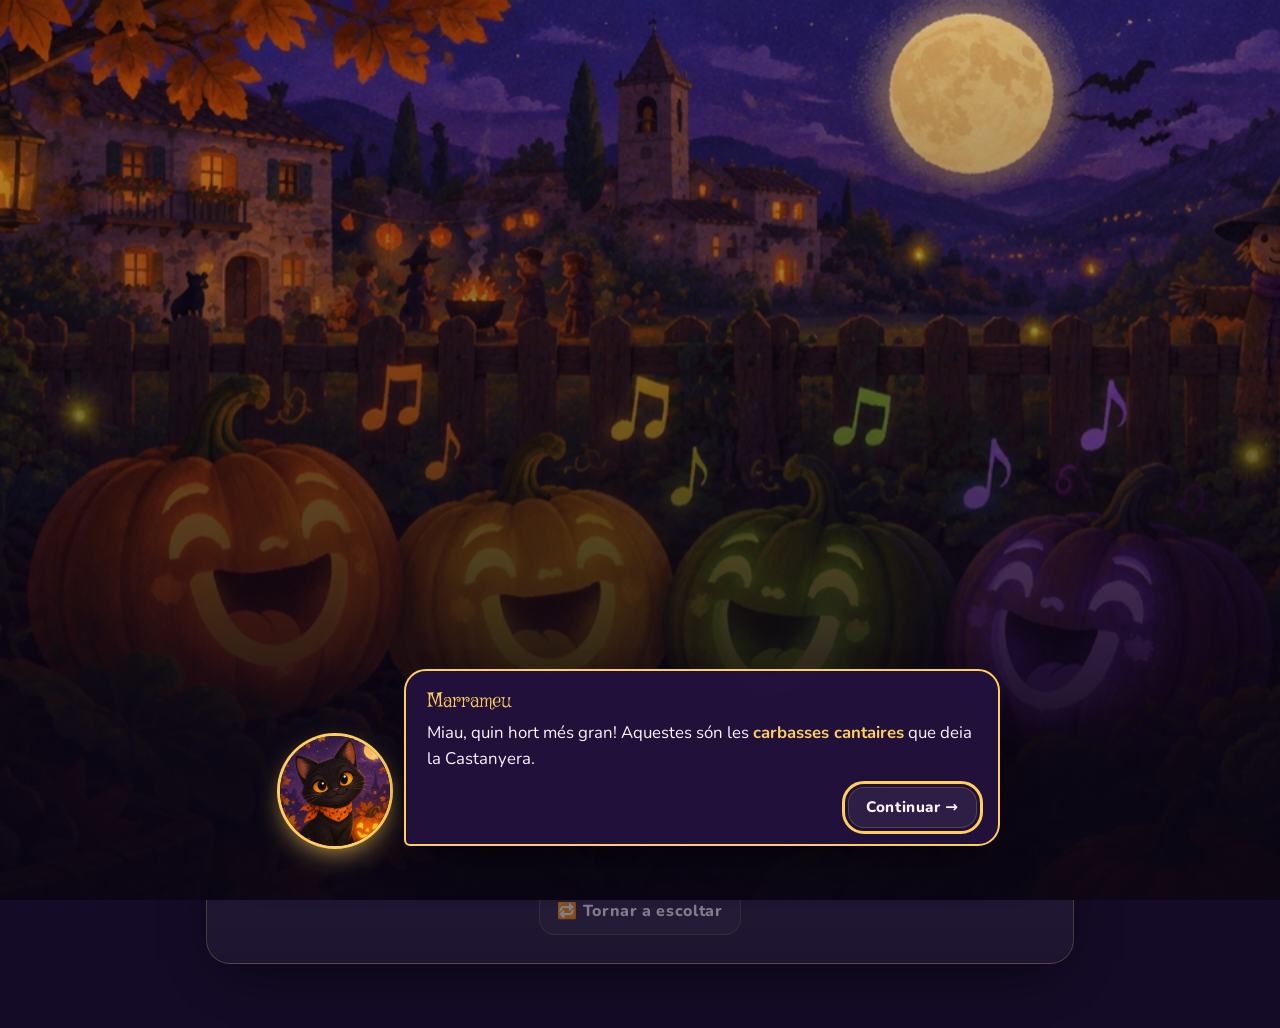
<file: castaween_simon_says.html>
<!DOCTYPE html>
<html lang="ca">
<head>
<meta charset="UTF-8">
<meta name="viewport" content="width=device-width, initial-scale=1">
<title>L'Hort de les Carbasses</title>
<link rel="stylesheet" href="comu.css?v=2">
<style>
    /* ---------- Estat i fanalets ---------- */
    .estat { text-align: center; font-weight: 800; font-size: 1.1rem; min-height: 1.6em; margin-bottom: .6rem; color: var(--or); }
    .estat.vosaltres { color: var(--verd); }
    .fanalets { display: flex; justify-content: center; gap: 18px; font-size: 1.3rem; margin-bottom: .4rem; transition: opacity .6s, filter .6s; }
    .fanalets span { animation: balanceja 2.6s ease-in-out infinite alternate; display: inline-block; }
    .fanalets span:nth-child(2n) { animation-delay: -1.3s; }
    @keyframes balanceja { from { transform: rotate(-6deg); } to { transform: rotate(6deg); } }
    body.fosc .fanalets { opacity: .25; filter: grayscale(1); }

    /* ---------- Hort ---------- */
    .hort {
        display: grid; grid-template-columns: repeat(4, 1fr); gap: 12px; padding: 18px 12px 10px; border-radius: 22px;
        background: radial-gradient(120% 70% at 50% 100%, rgba(90, 55, 25, .55), transparent 70%);
        transition: background .6s;
    }
    body.fosc .hort { background: radial-gradient(120% 70% at 50% 100%, rgba(30, 18, 10, .7), rgba(5, 2, 12, .45) 80%); }
    .carbassa {
        position: relative; display: flex; flex-direction: column; align-items: center; gap: 2px; padding: 4px 0 8px; border-radius: 20px;
        transition: transform .15s, filter .15s;
    }
    .carbassa svg { width: 100%; max-width: 170px; display: block; overflow: visible; filter: drop-shadow(0 8px 10px rgba(0, 0, 0, .45)); transition: filter .15s; }
    .carbassa .cos { fill: var(--c); }
    .carbassa .cos-fosc { fill: var(--c2); }
    .carbassa .ulls { fill: #3a1a00; }
    .carbassa .brillo { fill: #fff; }
    .carbassa .galta { fill: #ff6f6f; opacity: .35; }
    .carbassa .boca-tancada { fill: none; stroke: #3a1a00; stroke-width: 4; stroke-linecap: round; }
    .carbassa .boca-oberta { opacity: 0; transform-origin: 60px 80px; transform: scaleY(.3); transition: opacity .08s, transform .12s; }
    .carbassa.canta .boca-oberta { opacity: 1; transform: scaleY(1); }
    .carbassa.canta .boca-tancada { opacity: 0; }
    .carbassa.llum { transform: translateY(-6px) scale(1.06); }
    .carbassa.llum svg { filter: brightness(1.3) drop-shadow(0 0 22px var(--c)) drop-shadow(0 0 6px var(--c)); }
    .carbassa:hover:not(:disabled) svg { filter: brightness(1.12) drop-shadow(0 8px 10px rgba(0, 0, 0, .45)); }
    .carbassa:disabled { cursor: default; }
    .carbassa.error { animation: j-tremola .4s; }
    body.fosc .carbassa:not(.llum) svg { filter: brightness(.6) saturate(.8) drop-shadow(0 8px 10px rgba(0, 0, 0, .45)); }
    .nom-nota { font-weight: 800; font-size: 1.15rem; line-height: 1.1; }
    .nom-nota small { display: block; font-size: .72rem; color: var(--suau); font-weight: 700; letter-spacing: .06em; }
    .tecla-num { position: absolute; top: 4px; left: 6px; width: 24px; height: 24px; border-radius: 8px; display: grid; place-items: center; font-size: .8rem; font-weight: 800; background: rgba(0, 0, 0, .35); border: 1px solid var(--vora); color: var(--suau); }
    /* notetes que surten volant quan una carbassa canta */
    .notavola { position: absolute; top: 20%; left: 50%; font-size: 1.4rem; pointer-events: none; color: var(--c); text-shadow: 0 0 8px var(--c); animation: vola 1s ease-out forwards; }
    @keyframes vola { from { opacity: 1; transform: translate(-50%, 0) scale(.7); } to { opacity: 0; transform: translate(calc(-50% + var(--dx, 20px)), -60px) scale(1.3) rotate(15deg); } }

    /* ---------- Faixa amb el pentagrama ---------- */
    .faixa { margin-top: 1rem; padding: 6px 12px 2px; }
    .faixa-titol { font-size: .72rem; font-weight: 800; letter-spacing: .12em; text-transform: uppercase; color: #8a4b24; text-align: center; padding-top: 4px; }
    #penta { max-width: 620px; margin: 0 auto; }

    .accions { display: flex; flex-wrap: wrap; justify-content: center; gap: 10px; margin-top: 1rem; }
    .accions .j-boto { padding: .7rem 1.1rem; }
    .amagat { display: none !important; }

    /* Flaix de l'esternut */
    .esternut { position: fixed; inset: 0; z-index: 40; pointer-events: none; background: rgba(255, 244, 214, .7); animation: flaix .9s ease-out forwards; }
    @keyframes flaix { 0% { opacity: 0; } 15% { opacity: 1; } 100% { opacity: 0; } }

    @media (max-width: 640px) {
        .hort { grid-template-columns: repeat(2, 1fr); gap: 8px 14px; padding: 12px 6px 6px; }
        .carbassa svg { max-width: 140px; }
    }
</style>
</head>
<body>
<main class="j-main">
    <section class="j-panell">
        <h1 class="j-h1">L'Hort de les Carbasses</h1>
        <p class="j-intro">Escolteu la melodia de les <b>carbasses cantaires</b> i repetiu-la en el mateix ordre. Tecles <b>1, 2, 3 i 4</b>.</p>

        <div class="j-hud">
            <span class="j-xip" id="xNivell">Nivell 1/8</span>
            <span class="j-xip" id="xMode">👀 Mirar i escoltar</span>
            <span class="j-xip" id="xVides" aria-label="Espelmes"></span>
            <span class="j-xip amagat" id="xLlanternes">🏮 2</span>
            <span class="j-xip" id="xRatxa">🔥 Ratxa 0</span>
            <span class="j-xip" id="xPunts">⭐ 0</span>
        </div>
        <div class="j-progres"><i id="barra"></i></div>

        <div class="fanalets" aria-hidden="true"><span>🏮</span><span><img class="j-icona-img" src="img/icones/lluna.png" alt="" width="30" height="30" draggable="false"></span><span>🏮</span></div>
        <p class="estat" id="estat" aria-live="polite">Preparant l'hort…</p>

        <div class="hort" id="hort" role="group" aria-label="Carbasses cantaires"></div>

        <div class="faixa j-paper">
            <div class="faixa-titol" id="faixaTitol">La vostra melodia</div>
            <div id="penta"></div>
        </div>

        <div class="accions">
            <button class="j-boto fantasma" id="bRepetir">🔁 Tornar a escoltar</button>
            <button class="j-boto lila amagat" id="bLlanterna">🏮 Encendre una llanterna</button>
        </div>
    </section>
</main>

<script src="comu.js?v=2"></script>
<script>
(() => {
    const { $, espera } = Joc;

    // ---------- BANC DE JOCS DE NOTES de les quatre carbasses ----------
    // Docent: podeu ampliar aquest banc. Cada joc té 4 posicions al pentagrama de greu a agut
    // (p: 0 = Mi4, primera línia; -2 = Do4; 5 = Do5; 8 = Fa5) i una descripció.
    // A cada partida se'n tria un a l'atzar; el nom i l'altura de cada nota es calculen sols.
    const JOCS_NOTES = [
        { p: [-2, 0, 2, 5], desc: 'l\'acord de Do major' },     // Do  Mi  Sol Do'
        { p: [-1, 1, 3, 6], desc: 'l\'acord de Re menor' },     // Re  Fa  La  Re'
        { p: [2, 4, 6, 9], desc: 'l\'acord de Sol major' },     // Sol Si  Re' Sol'
        { p: [1, 3, 5, 8], desc: 'l\'acord de Fa major' },      // Fa  La  Do' Fa'
        { p: [0, 2, 4, 7], desc: 'l\'acord de Mi menor' },      // Mi  Sol Si  Mi'
        { p: [3, 5, 7, 10], desc: 'l\'acord de La menor' },     // La  Do' Mi' La'
        { p: [-2, -1, 0, 1], desc: 'el començament de l\'escala de Do' }, // Do Re Mi Fa
        { p: [2, 3, 4, 5], desc: 'el final de l\'escala de Do' },         // Sol La Si Do'
    ];
    const COLORS = [
        { c: '#ff7b2e', c2: '#d4520c', tinta: '#c24a08' },
        { c: '#ffc53d', c2: '#d9951a', tinta: '#a86f00' },
        { c: '#8fd96b', c2: '#4f9e3a', tinta: '#3a7d26' },
        { c: '#c49bff', c2: '#8a5fd6', tinta: '#6a3fc4' },
    ];
    const JOC = Joc.tria(JOCS_NOTES);
    // Si un nom es repeteix (Do … Do'), s'indica quina és la greu i quina l'aguda
    const NOTES = JOC.p.map((p, i) => {
        const { nom, midi } = Joc.infoPosicio(p);
        const repetit = JOC.p.some((q, j) => j !== i && Joc.infoPosicio(q).nom === nom);
        const sub = repetit ? (JOC.p.findIndex(q => Joc.infoPosicio(q).nom === nom) === i ? 'greu' : 'agut') : '';
        return { nom, sub, midi, p, ...COLORS[i] };
    });
    const nomNota = i => `${NOTES[i].nom}${NOTES[i].sub ? ' ' + NOTES[i].sub : ''}`;
    const llistaNoms = NOTES.map((n, i) => `<b>${nomNota(i)}</b>`);
    const serie = NOTES.map(n => n.nom).join(' – ');
    const LLARGADA = [3, 4, 5, 6, 3, 4, 5, 6];         // notes de la melodia a cada nivell
    const PAS = [760, 700, 640, 580, 640, 590, 540, 490]; // ms entre notes (cada fase és més ràpida)
    const NIVELLS = 8, ODA = 5;                          // a partir del nivell 5, només d'oïda

    const st = {
        nivell: 1, seqA: [], seqB: [], entrada: 0, vides: 3, llanternes: 2,
        bloquejat: true, jugant: false, punts: 0, ratxa: 0, errorsNivell: 0, oidaPresentada: false,
    };
    const el = { hort: $('#hort'), estat: $('#estat'), penta: $('#penta'), bRepetir: $('#bRepetir'), bLlanterna: $('#bLlanterna') };
    const oida = () => st.nivell >= ODA;
    const seq = () => (oida() ? st.seqB : st.seqA);

    // ---------- Dibuix de les carbasses (SVG amb cara simpàtica) ----------
    const svgCarbassa = () => `<svg viewBox="0 0 120 112" aria-hidden="true">
        <path d="M57 22C56 12 60 5 68 5L69 11C64 12 63 16 64 22Z" fill="#6b7a2a"/>
        <path d="M66 10C74 4 84 6 88 12C80 14 72 14 66 10Z" fill="#7fbf4a"/>
        <ellipse class="cos-fosc" cx="60" cy="66" rx="55" ry="42"/>
        <ellipse class="cos" cx="36" cy="66" rx="27" ry="39"/>
        <ellipse class="cos" cx="84" cy="66" rx="27" ry="39"/>
        <ellipse class="cos-fosc" cx="60" cy="66" rx="24" ry="43"/>
        <ellipse class="cos" cx="60" cy="66" rx="19" ry="42"/>
        <ellipse fill="#fff" opacity=".18" cx="34" cy="48" rx="8" ry="14" transform="rotate(20 34 48)"/>
        <ellipse class="ulls" cx="44" cy="58" rx="6.5" ry="8.5"/><ellipse class="ulls" cx="76" cy="58" rx="6.5" ry="8.5"/>
        <circle class="brillo" cx="46" cy="55" r="2.4"/><circle class="brillo" cx="78" cy="55" r="2.4"/>
        <ellipse class="galta" cx="33" cy="74" rx="7" ry="4.5"/><ellipse class="galta" cx="87" cy="74" rx="7" ry="4.5"/>
        <path class="boca-tancada" d="M48 77Q60 88 72 77"/>
        <g class="boca-oberta"><ellipse cx="60" cy="81" rx="10" ry="11" fill="#3a1a00"/><ellipse cx="60" cy="87" rx="6" ry="4" fill="#ff7a6b"/></g>
    </svg>`;
    el.hort.innerHTML = NOTES.map((n, i) => `
        <button class="carbassa" data-i="${i}" style="--c:${n.c};--c2:${n.c2}" aria-label="Carbassa ${i + 1}: ${nomNota(i)}">
            <span class="tecla-num" aria-hidden="true">${i + 1}</span>
            ${svgCarbassa()}
            <span class="nom-nota">${n.nom}<small>${n.sub || '&nbsp;'}</small></span>
        </button>`).join('');
    const carbasses = [...el.hort.querySelectorAll('.carbassa')];
    carbasses.forEach((b, i) => b.addEventListener('click', () => prem(i)));

    // Una carbassa canta: so i, si és visible, llum + boca oberta + notetes
    function canta(i, { visible = true, ms = 450 } = {}) {
        Joc.so.nota(NOTES[i].midi, { dur: ms / 1000 + .35, vol: .26 });
        if (!visible) return;
        const b = carbasses[i];
        b.classList.add('llum', 'canta');
        const n = document.createElement('span');
        n.className = 'notavola'; n.textContent = Joc.tria(['♪', '♫', '♩']);
        n.style.setProperty('--dx', `${Math.round(Math.random() * 50 - 25)}px`);
        b.appendChild(n);
        setTimeout(() => n.remove(), 1000);
        clearTimeout(b._t);
        b._t = setTimeout(() => b.classList.remove('llum', 'canta'), ms);
    }

    // ---------- Pentagrama: la seqüència es va escrivint mentre la repetiu ----------
    // Les notes encara no tocades es dibuixen transparents (a la línia del mig) perquè les posicions no es moguin.
    function dibuixaPenta({ completa = false, error = null } = {}) {
        const s = seq();
        const notes = s.map((i, k) => {
            const n = NOTES[i];
            if (completa || k < st.entrada) return { p: n.p, color: n.tinta, etiqueta: n.nom };
            if (error !== null && k === st.entrada) return { p: NOTES[error].p, color: '#d33a2c', etiqueta: '✗' };
            return { p: 4, color: 'transparent' };
        });
        el.penta.innerHTML = Joc.pentagrama(notes, { amplada: 520, gap: 14 });
    }

    // ---------- HUD i botons ----------
    function hud() {
        $('#xNivell').innerHTML = `${Joc.icona('carbassa', 22)} Nivell ${st.nivell}/${NIVELLS}`;
        $('#xMode').textContent = oida() ? '👂 Només d\'oïda' : '👀 Mirar i escoltar';
        $('#xVides').innerHTML = [0, 1, 2].map(k => Joc.icona('espelma', 22, k < st.vides ? '' : 'apagada')).join('');
        $('#xVides').setAttribute('aria-label', `${st.vides} espelmes`);
        $('#xVides').classList.toggle('alerta', st.vides === 1);
        $('#xLlanternes').textContent = `🏮 ${st.llanternes}`;
        $('#xLlanternes').classList.toggle('amagat', !oida());
        $('#xRatxa').textContent = `🔥 Ratxa ${st.ratxa}`;
        $('#xPunts').textContent = `⭐ ${st.punts}`;
        $('#barra').style.width = `${((st.nivell - 1) / NIVELLS) * 100}%`;
        botons();
    }
    function botons() {
        carbasses.forEach(b => b.disabled = st.bloquejat);
        el.bRepetir.disabled = st.bloquejat;
        el.bLlanterna.classList.toggle('amagat', !oida());
        el.bLlanterna.disabled = st.bloquejat || st.llanternes <= 0;
        el.bLlanterna.textContent = st.llanternes > 0 ? `🏮 Encendre una llanterna (${st.llanternes})` : '🏮 Sense llanternes';
    }
    const estat = (text, vosaltres = false) => { el.estat.innerHTML = text; el.estat.classList.toggle('vosaltres', vosaltres); };

    // ---------- Seqüències ----------
    function notaNova(s) {
        let n;
        do n = Math.floor(Math.random() * 4);
        while (s.length >= 2 && n === s[s.length - 1] && n === s[s.length - 2]); // mai tres iguals seguides
        return n;
    }
    function preparaSeq() {
        const s = seq();
        while (s.length < LLARGADA[st.nivell - 1]) s.push(notaNova(s));
        s.length = LLARGADA[st.nivell - 1];
    }

    // Reprodueix la melodia del nivell. Mentre sona, no es pot tocar res.
    async function reprodueix(visible = !oida()) {
        st.bloquejat = true; botons();
        st.entrada = 0; dibuixaPenta();
        estat(visible ? '👀 Mireu i escolteu…' : '👂 Escolteu amb atenció…');
        await espera(700);
        const pas = PAS[st.nivell - 1];
        for (const i of seq()) { canta(i, { visible, ms: pas * .72 }); await espera(pas); }
        await espera(150);
        st.bloquejat = false; botons();
        estat('🎶 Ara vosaltres!', true);
    }

    async function iniciaNivell() {
        st.errorsNivell = 0;
        preparaSeq();
        document.body.classList.toggle('fosc', oida());
        $('#faixaTitol').textContent = `Nivell ${st.nivell} · melodia de ${seq().length} notes`;
        hud();
        await reprodueix();
    }

    // ---------- Jugada de l'alumne ----------
    function prem(i) {
        if (st.bloquejat || !st.jugant) return;
        canta(i, { visible: true, ms: 300 });
        if (seq()[st.entrada] === i) {
            st.entrada++;
            dibuixaPenta();
            if (st.entrada === seq().length) nivellSuperat();
        } else error(i);
    }

    async function nivellSuperat() {
        st.bloquejat = true; botons();
        const perfecte = st.errorsNivell === 0;
        st.ratxa = perfecte ? st.ratxa + 1 : 0;
        const guany = 100 * st.nivell + (perfecte ? 50 : 0) + (st.ratxa > 1 ? 25 * st.ratxa : 0);
        st.punts += guany;
        dibuixaPenta({ completa: true });
        await espera(380);
        Joc.so.be();
        Joc.toast(`Nivell ${st.nivell} superat! +${guany}`, 'be');
        estat(perfecte ? '✨ Perfecte!' : '✅ Ben fet!');
        hud();
        if (st.ratxa === 3) Joc.diu('marrameu', 'Tres nivells sense cap error! Teniu <b>orella de gat</b>, miau!');
        else if (st.nivell === NIVELLS - 1) Joc.diu('marrameu', 'Només en queda un! Les carbasses ja es posen a ballar…');
        else if (perfecte) Joc.diu('marrameu', Joc.tria(['Miau-ravellós!', 'Les carbasses aplaudeixen amb les fulles!', 'Quina afinació més miau-gnífica!', 'Ho heu clavat!']), 2200);
        await espera(1300);
        if (st.nivell === NIVELLS) return final();
        if (st.nivell === ODA - 1) await interludiOida();
        st.nivell++;
        iniciaNivell();
    }

    async function error(i) {
        st.bloquejat = true; botons();
        st.vides--; st.ratxa = 0; st.errorsNivell++;
        Joc.reinicia(carbasses[i], 'error');
        dibuixaPenta({ error: i });
        await espera(150);
        Joc.so.malament();
        hud();
        if (st.vides <= 0) return senseVides();
        if (st.vides === 1) Joc.diu('marrameu', 'Només queda <b>una espelma</b>! Respirem fondo i escoltem bé…');
        else Joc.diu('marrameu', Joc.tria(['Ui, aquesta nota no tocava. Torneu-la a escoltar!', 'Miau, quina nota més despistada! Un altre cop.', 'S\'ha apagat una espelma… però la melodia torna a sonar!']), 2600);
        estat('💨 S\'ha apagat una espelma!');
        await espera(1200);
        await reprodueix();
    }

    // Sense espelmes: el bruixot us atrapa i el repte torna a començar des del nivell 1 amb melodies noves
    async function senseVides() {
        estat('💨 S\'han apagat totes les espelmes!');
        await espera(900);
        Joc.fracas({
            motiu: `S'han apagat les 3 espelmes al <b>nivell ${st.nivell}</b>. Les carbasses tornaran a cantar des del nivell 1, amb melodies noves.`,
            reinicia: () => {
                Object.assign(st, { nivell: 1, vides: 3, llanternes: 2, ratxa: 0, punts: 0, seqA: [], seqB: [] });
                iniciaNivell();
            },
        });
    }

    // ---------- Meitat del joc: el bruixot esternuda i s'apaguen els llums ----------
    async function interludiOida() {
        if (st.oidaPresentada) {
            Joc.diu('marrameu', 'Torna a ser fosc: ara les carbasses <b>només canten</b>. Orelles ben obertes!');
            await espera(1200);
            return;
        }
        st.oidaPresentada = true;
        Joc.diu('bruixot', 'Aaa… aaaa… <b>AAATXÍM!</b> Ai, perdó, perdó! És aquesta pols de castanya…', 3600);
        const f = document.createElement('div'); f.className = 'esternut'; document.body.appendChild(f);
        setTimeout(() => f.remove(), 1000);
        await espera(300);
        document.body.classList.add('fosc');
        await espera(2600);
        await Joc.dialeg([
            { qui: 'marrameu', text: 'Ostres! L\'esternut del bruixot ha apagat els fanalets de l\'hort. Ara les carbasses <b>només sonaran</b>: no les veureu brillar!' },
            { qui: 'marrameu', text: `Haureu de reconèixer les notes <b>d'oïda</b>: la carbassa 1 (${llistaNoms[0]}) és la més greu i la 4 (${llistaNoms[3]}), la més aguda; ${llistaNoms[1]} i ${llistaNoms[2]} són al mig.` },
            { qui: 'marrameu', text: 'Si us perdeu, teniu <b>2 llanternes</b>: cadascuna us deixa veure una melodia il·luminada un cop. Primer, escolteu-les una per una…' },
        ], { boto: 'Escoltar les carbasses' });
        // Demostració: cada carbassa canta el seu nom
        for (let i = 0; i < 4; i++) {
            estat(`${i + 1}: ${nomNota(i)}`);
            canta(i, { visible: true, ms: 650 });
            await espera(900);
        }
        estat(`${serie}: ${JOC.desc}!`);
        [0, 1, 2, 3].forEach(i => canta(i, { visible: true, ms: 900 }));
        await espera(1600);
    }


    // ---------- Ajudes ----------
    el.bRepetir.addEventListener('click', () => { if (!st.bloquejat) reprodueix(); });
    el.bLlanterna.addEventListener('click', () => {
        if (st.bloquejat || !oida() || st.llanternes <= 0) return;
        st.llanternes--; hud();
        Joc.diu('marrameu', 'Llanterna encesa! Mireu bé, que només dura una melodia.', 2400);
        reprodueix(true);
    });

    // Teclat: 1–4
    document.addEventListener('keydown', e => {
        if ($('.j-dialeg') || $('.j-premi.obert') || e.ctrlKey || e.metaKey || e.altKey) return;
        const n = '1234'.indexOf(e.key);
        if (n >= 0) { e.preventDefault(); prem(n); }
    });

    // ---------- Final ----------
    function final() {
        st.jugant = false;
        $('#barra').style.width = '100%';
        estat(`${Joc.icona('carbassa', 26)} Les carbasses canten totes juntes!`);
        Joc.guanya({
            repte: 4,
            missatge: `Heu superat els <b>8 nivells</b> amb <b>${st.punts}</b> punts.`,
            resum: `${serie}: les notes que cantaven les carbasses formen <b>${JOC.desc}</b>.`,
            epileg: [
                { qui: 'marrameu', text: 'Escolteu! Les quatre carbasses canten a cor i… ens diuen una cosa!' },
                { qui: 'marrameu', text: '«Gràcies per cantar amb nosaltres! L\'esternut també ha arribat al <b>Teatre de la Banda</b>: els instruments s\'han barrejat i ningú no sap a quina família pertany cadascun.»' },
                { qui: 'marrameu', text: 'Doncs ja ho sabeu, músics: cap al <b>Teatre de la Banda</b>, el Repte V! Jo m\'hi apunto… de miau!' },
            ],
        });
    }

    // ---------- Inici ----------
    Joc.capcalera({ repte: 4, titol: 'L\'Hort de les Carbasses' });
    hud(); dibuixaPenta();
    Joc.dialeg([
        { qui: 'marrameu', text: 'Miau, quin hort més gran! Aquestes són les <b>carbasses cantaires</b> que deia la Castanyera.' },
        { qui: 'marrameu', text: `Aquesta nit cada carbassa canta una nota: ${llistaNoms.slice(0, 3).join(', ')} i ${llistaNoms[3]}. Elles canten una melodia i vosaltres l'heu de repetir en el mateix ordre, tocant-les o amb les tecles <b>1, 2, 3 i 4</b>.` },
        { qui: 'marrameu', text: 'Hi ha <b>8 nivells</b>, cada cop més llargs i més ràpids. Teniu <b>3 espelmes</b>: cada error n\'apaga una i la melodia torna a sonar. Si s\'apaguen totes, el bruixot ens atrapa i tornem a començar des del nivell 1! Que comenci el concert miau-gnífic!' },
    ], { boto: 'Que soni l\'hort!' }).then(() => { st.jugant = true; iniciaNivell(); });
})();
</script>
</body>
</html>
</file>
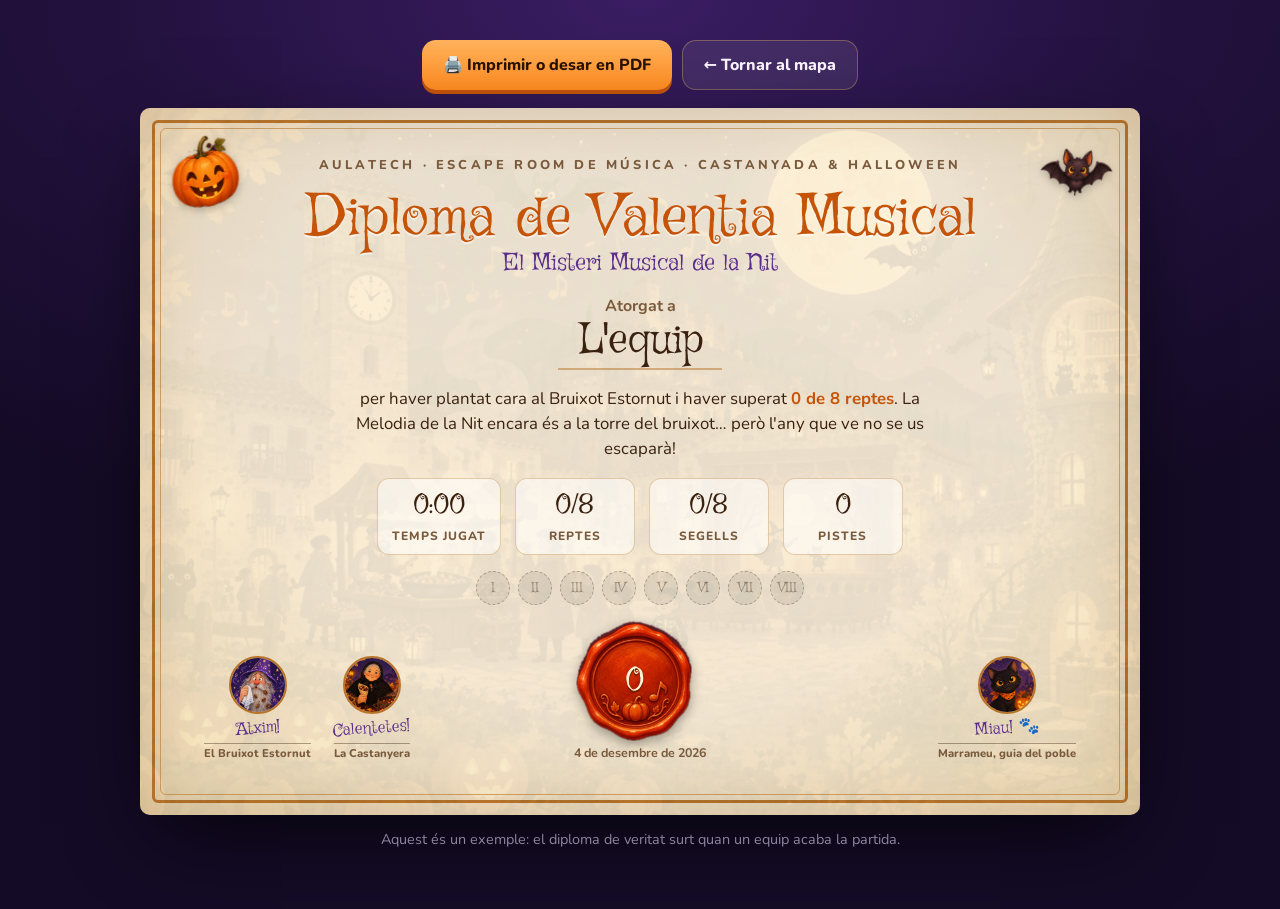
<file: diploma.html>
<!DOCTYPE html>
<html lang="ca">
<head>
    <meta charset="UTF-8">
    <meta name="viewport" content="width=device-width, initial-scale=1.0">
    <meta name="theme-color" content="#140b26">
    <title>Diploma · El Misteri Musical de la Nit</title>
    <link rel="preconnect" href="https://fonts.googleapis.com">
    <link rel="preconnect" href="https://fonts.gstatic.com" crossorigin>
    <link href="https://fonts.googleapis.com/css2?family=Griffy&family=Nunito:wght@400;600;700;800&display=swap" rel="stylesheet">
    <style>
        /* Pàgina independent (sense comu.css) perquè es pugui imprimir o desar en PDF */
        :root {
            --nit: #140b26;
            --carbassa: #ff8a1f;
            --carbassa-fosc: #c65408;
            --or: #ffcf5c;
            --verd: #3d9b5b;
            --paper: #fbf1dc;
            --paper-2: #f1dfb8;
            --tinta: #3a210f;
            --tinta-suau: #7a5a3c;
            --f-titol: 'Griffy', 'Nunito', cursive;
            --f-text: 'Nunito', system-ui, sans-serif;
        }
        * { box-sizing: border-box; margin: 0; padding: 0; }
        html { color-scheme: dark; }
        body {
            min-height: 100vh; font-family: var(--f-text); color: var(--tinta);
            background: radial-gradient(120% 80% at 50% 0%, #3a1d63 0%, #22113d 35%, var(--nit) 75%) fixed;
            background-color: var(--nit);
            padding: clamp(16px, 4vw, 40px) 16px 60px;
            -webkit-font-smoothing: antialiased;
        }

        .eines { max-width: 1000px; margin: 0 auto 18px; display: flex; flex-wrap: wrap; gap: 10px; justify-content: center; }
        .boto {
            display: inline-flex; align-items: center; gap: .5rem; padding: .8rem 1.3rem; border-radius: 14px; border: 0; cursor: pointer;
            font: 800 1rem var(--f-text); text-decoration: none; color: #2a1200;
            background: linear-gradient(180deg, #ffb35c, var(--carbassa)); box-shadow: 0 4px 0 var(--carbassa-fosc);
        }
        .boto.fantasma { color: #fbf3ff; background: rgba(255, 255, 255, .08); box-shadow: none; border: 1px solid rgba(255, 207, 92, .3); }
        .boto:hover { transform: translateY(-2px); }

        /* ---------- Diploma ---------- */
        .diploma {
            position: relative; max-width: 1000px; margin: 0 auto; min-height: calc(min(1000px, 100vw - 32px) / 1.414);
            padding: clamp(22px, 4.5%, 48px) clamp(22px, 6%, 64px);
            background:
                radial-gradient(ellipse at 50% 40%, var(--paper) 55%, var(--paper-2) 100%);
            border-radius: 10px;
            box-shadow: 0 30px 80px -20px rgba(0, 0, 0, .8), inset 0 0 60px rgba(160, 110, 50, .25);
            display: flex; flex-direction: column; align-items: center; text-align: center;
            overflow: hidden;
        }
        /* Marc doble */
        .diploma::before, .diploma::after { content: ""; position: absolute; pointer-events: none; border-radius: 6px; }
        .diploma::before { inset: 12px; border: 3px solid #b8752a; }
        .diploma::after { inset: 20px; border: 1px solid rgba(184, 117, 42, .6); }

        /* Il·lustració del poble, molt suau al fons */
        .fons-poble { position: absolute; inset: 0; background: url("img/poble.jpg") center / cover; opacity: .09; filter: sepia(.6); pointer-events: none; }

        .cantonada { position: absolute; width: clamp(40px, 8%, 76px); z-index: 1; filter: drop-shadow(0 3px 4px rgba(0, 0, 0, .25)); }
        .cantonada.c1 { top: 26px; left: 26px; transform: rotate(-12deg); }
        .cantonada.c2 { top: 26px; right: 26px; transform: rotate(10deg); }
        .cantonada.c3 { bottom: 26px; left: 26px; transform: rotate(8deg); }
        .cantonada.c4 { bottom: 26px; right: 26px; transform: rotate(-8deg); }

        .contingut { position: relative; z-index: 2; display: flex; flex-direction: column; align-items: center; flex: 1; width: 100%; justify-content: space-between; gap: clamp(6px, 1.4vw, 14px); padding-bottom: 6px; }
        .contingut > div:not(.dades):not(.segells):not(.peu) { width: 100%; display: flex; flex-direction: column; align-items: center; }
        .capcal { font-weight: 800; font-size: clamp(.55rem, 1.3vw, .8rem); letter-spacing: .25em; text-transform: uppercase; color: var(--tinta-suau); }
        h1 { font-family: var(--f-titol); font-weight: 400; font-size: clamp(1.5rem, 5.4vw, 3.6rem); line-height: 1; color: var(--carbassa-fosc); text-shadow: 0 2px 0 rgba(255, 255, 255, .6); }
        .subtitol { font-family: var(--f-titol); font-size: clamp(.9rem, 2.3vw, 1.5rem); color: #5b2d8a; }
        .atorgat { font-size: clamp(.7rem, 1.6vw, 1rem); color: var(--tinta-suau); font-weight: 700; }
        .equip { font-family: var(--f-titol); font-size: clamp(1rem, 2.6vw, 1.7rem); color: #5b2d8a; }
        .noms { font-family: var(--f-titol); font-size: clamp(1.3rem, 4.2vw, 2.7rem); line-height: 1.1; color: var(--tinta); border-bottom: 2px solid rgba(184, 117, 42, .5); padding: 0 1.2rem .2rem; max-width: 92%; text-wrap: balance; }
        .motiu { max-width: 62ch; font-size: clamp(.72rem, 1.65vw, 1.05rem); line-height: 1.5; }
        .motiu b { color: var(--carbassa-fosc); }

        .dades { display: flex; flex-wrap: wrap; justify-content: center; gap: clamp(6px, 1.4vw, 14px); }
        .dada { min-width: clamp(64px, 12vw, 120px); padding: clamp(4px, 1vw, 8px) clamp(8px, 1.4vw, 14px); border-radius: 12px; background: rgba(255, 255, 255, .55); border: 1px solid rgba(184, 117, 42, .35); }
        .dada b { display: block; font-family: var(--f-titol); font-weight: 400; font-size: clamp(1rem, 2.6vw, 1.7rem); color: var(--tinta); }
        .dada span { font-size: clamp(.55rem, 1.2vw, .75rem); font-weight: 800; color: var(--tinta-suau); text-transform: uppercase; letter-spacing: .08em; }

        .segells { display: flex; gap: clamp(3px, .8vw, 8px); }
        .mini {
            width: clamp(20px, 3.6vw, 34px); aspect-ratio: 1; border-radius: 50%; display: grid; place-items: center;
            font-family: var(--f-titol); font-size: clamp(.55rem, 1.3vw, .85rem);
            background: rgba(0, 0, 0, .07); color: rgba(58, 33, 15, .4); border: 1px dashed rgba(58, 33, 15, .3);
        }
        .mini.si { background: radial-gradient(circle at 35% 30%, #ffd98a, var(--carbassa) 60%, var(--carbassa-fosc)); color: #4a1a00; border: 0; box-shadow: 0 2px 4px rgba(0, 0, 0, .25); }

        .peu { display: grid; grid-template-columns: 1fr auto 1fr; align-items: end; width: 100%; gap: 10px; }
        .signatures { display: flex; gap: clamp(8px, 2vw, 22px); }
        .signatures.dreta { justify-content: flex-end; }
        .signa { display: flex; flex-direction: column; align-items: center; gap: 3px; }
        .signa img { width: clamp(30px, 6vw, 58px); aspect-ratio: 1; border-radius: 50%; object-fit: cover; border: 2px solid #b8752a; }
        .signa i { font-family: var(--f-titol); font-style: normal; font-size: clamp(.7rem, 1.6vw, 1.05rem); color: #5b2d8a; transform: rotate(-4deg); }
        .signa span { font-size: clamp(.5rem, 1.1vw, .7rem); font-weight: 800; color: var(--tinta-suau); border-top: 1px solid rgba(58, 33, 15, .4); padding-top: 2px; }
        .segell-cera { position: relative; width: clamp(64px, 12vw, 120px); aspect-ratio: 1; display: grid; place-items: center; }
        .segell-cera img { position: absolute; inset: 0; width: 100%; height: 100%; object-fit: contain; filter: drop-shadow(0 4px 6px rgba(0, 0, 0, .35)); }
        .segell-cera b { position: relative; font-family: var(--f-titol); font-weight: 400; font-size: clamp(1.1rem, 3vw, 2rem); color: #fff4d6; text-shadow: 0 2px 0 #6a1d00; }
        .data { font-size: clamp(.55rem, 1.2vw, .78rem); color: var(--tinta-suau); font-weight: 700; margin-top: 3px; }

        .avis { max-width: 1000px; margin: 14px auto 0; text-align: center; color: #c7b8e0; font-size: .9rem; }

        @media (max-width: 640px) {
            .diploma { min-height: 120vw; }
            .peu { grid-template-columns: 1fr; justify-items: center; }
            .signatures.dreta { justify-content: center; }
        }

        /* ---------- Impressió: només el diploma, en A4 apaisat ---------- */
        @page { size: A4 landscape; margin: 8mm; }
        @media print {
            html { color-scheme: light; }
            body { background: #fff; padding: 0; }
            .eines, .avis { display: none !important; }
            .diploma { max-width: none; width: 100%; min-height: 190mm; box-shadow: none; animation: none; border-radius: 0; }
            * { -webkit-print-color-adjust: exact; print-color-adjust: exact; }
        }
    </style>
</head>
<body>

    <div class="eines">
        <button class="boto" id="imprimir">🖨️ Imprimir o desar en PDF</button>
        <a class="boto fantasma" id="tornar" href="index.html">← Tornar al mapa</a>
    </div>

    <article class="diploma" id="diploma" aria-label="Diploma">
        <div class="fons-poble" aria-hidden="true"></div>
        <img class="cantonada c1" src="img/icones/carbassa.png" alt="">
        <img class="cantonada c2" src="img/icones/ratpenat.png" alt="">

        <div class="contingut">
            <p class="capcal">AulaTech · Escape Room de Música · Castanyada &amp; Halloween</p>
            <div>
                <h1 id="titol">Diploma d'Escapistes de la Nit</h1>
                <p class="subtitol" id="subtitol">El Misteri Musical de la Nit</p>
            </div>
            <div>
                <p class="atorgat">Atorgat a</p>
                <p class="equip" id="equip"></p>
                <p class="noms" id="noms">L'equip</p>
            </div>
            <p class="motiu" id="motiu"></p>
            <div class="dades" id="dades"></div>
            <div class="segells" id="segells" aria-label="Reptes superats"></div>
            <div class="peu">
                <div class="signatures">
                    <div class="signa"><img src="img/bruixot.png" alt=""><i>Atxim!</i><span>El Bruixot Estornut</span></div>
                    <div class="signa"><img src="img/castanyera.png" alt=""><i>Calentetes!</i><span>La Castanyera</span></div>
                </div>
                <div>
                    <div class="segell-cera"><img src="img/segell.png" alt=""><b id="segell-cera">✓</b></div>
                    <p class="data" id="data"></p>
                </div>
                <div class="signatures dreta">
                    <div class="signa"><img src="img/marrameu.png" alt=""><i>Miau! 🐾</i><span>Marrameu, guia del poble</span></div>
                </div>
            </div>
        </div>
    </article>

    <p class="avis" id="avis"></p>

    <script>
        const CLAU = 'aulatech-escape-halloween-1';
        const ROMANS = ['I', 'II', 'III', 'IV', 'V', 'VI', 'VII', 'VIII'];
        const LLOCS = ['Torre del Rellotge', 'Plaça del Marrameu', 'Parada de la Castanyera', 'Hort de les Carbasses', 'Teatre de la Banda', 'Biblioteca del Bruixot', 'Cuina del Calder', 'Porta del Bruixot'];
        let e = {};
        try { e = JSON.parse(localStorage.getItem(CLAU)) || {}; } catch (err) {}
        const $ = id => document.getElementById(id);
        const mmss = ms => { const s = Math.max(0, Math.round(ms / 1000)); return `${Math.floor(s / 60)}:${String(s % 60).padStart(2, '0')}`; };
        const text = v => String(v).replace(/[&<>"]/g, c => ({ '&': '&amp;', '<': '&lt;', '>': '&gt;', '"': '&quot;' }[c]));

        const noms = (e.noms || []).filter(Boolean);
        const llistaNoms = noms.length ? (noms.length === 1 ? noms[0] : noms.slice(0, -1).join(', ') + ' i ' + noms[noms.length - 1]) : 'L\'equip';
        const superats = (e.superats || []).map(Boolean);
        const nSuperats = superats.filter(Boolean).length;
        const pistes = Object.values(e.pistes || {}).reduce((a, b) => a + b, 0);
        const guanyat = !!e.guanyat;
        const durada = e.durada || 50 * 60000;
        const tempsEmprat = guanyat ? e.guanyat - e.inici : (e.fiTemps ? durada : (e.inici ? Date.now() - e.inici : 0));
        const segellsBons = guanyat ? 8 : (e.segellsFinal ?? 0);

        // ---- Títol i text segons el resultat ----
        if (guanyat) {
            const llegenda = pistes === 0 && (e.intents || 1) <= 1;
            $('titol').textContent = llegenda ? 'Diploma de Llegendes de la Castanyada' : 'Diploma d\'Escapistes de la Nit';
            $('motiu').innerHTML = `per haver recuperat la <b>Melodia de la Nit</b>: heu superat els <b>8 reptes</b> del poble, heu obert el bagul encantat i heu salvat la Castanyada i Halloween. Domineu el <b>ritme</b>, el <b>nom de les notes</b> i els <b>instruments</b>!`;
            $('segell-cera').textContent = '✓';
        } else {
            $('titol').textContent = 'Diploma de Valentia Musical';
            $('motiu').innerHTML = `per haver plantat cara al Bruixot Estornut i haver superat <b>${nSuperats} de 8 reptes</b>. La Melodia de la Nit encara és a la torre del bruixot… però l'any que ve no se us escaparà!`;
            $('segell-cera').textContent = nSuperats;
        }
        if (e.equip) $('equip').textContent = e.equip;
        $('noms').textContent = llistaNoms;

        // ---- Dades ----
        const dades = [
            [guanyat ? mmss(tempsEmprat) : (e.fiTemps ? '50:00' : mmss(tempsEmprat)), guanyat ? 'Temps' : 'Temps jugat'],
            [`${nSuperats}/8`, 'Reptes'],
            [`${segellsBons}/8`, 'Segells'],
            [pistes, pistes === 1 ? 'Pista' : 'Pistes'],
        ];
        $('dades').innerHTML = dades.map(([v, t]) => `<div class="dada"><b>${text(v)}</b><span>${t}</span></div>`).join('');
        $('segells').innerHTML = ROMANS.map((r, i) => `<span class="mini ${superats[i] ? 'si' : ''}" title="${LLOCS[i]}">${r}</span>`).join('');

        // ---- Data en català ----
        const MESOS = ['de gener', 'de febrer', 'de març', 'd\'abril', 'de maig', 'de juny', 'de juliol', 'd\'agost', 'de setembre', 'd\'octubre', 'de novembre', 'de desembre'];
        const d = new Date(e.guanyat || e.fiTemps || Date.now());
        $('data').textContent = `${d.getDate()} ${MESOS[d.getMonth()]} de ${d.getFullYear()}`;

        if (!e.inici) $('avis').textContent = 'Aquest és un exemple: el diploma de veritat surt quan un equip acaba la partida.';
        $('imprimir').addEventListener('click', () => window.print());
        // Partida acabada (bagul obert o temps esgotat): el botó porta a l'inici amb una partida nova
        if (guanyat || e.fiTemps) { $('tornar').textContent = '🔄 Tornar a l\'inici'; $('tornar').href = 'index.html?nova'; }
        document.title = `Diploma · ${llistaNoms}`;
    </script>
</body>
</html>
</file>
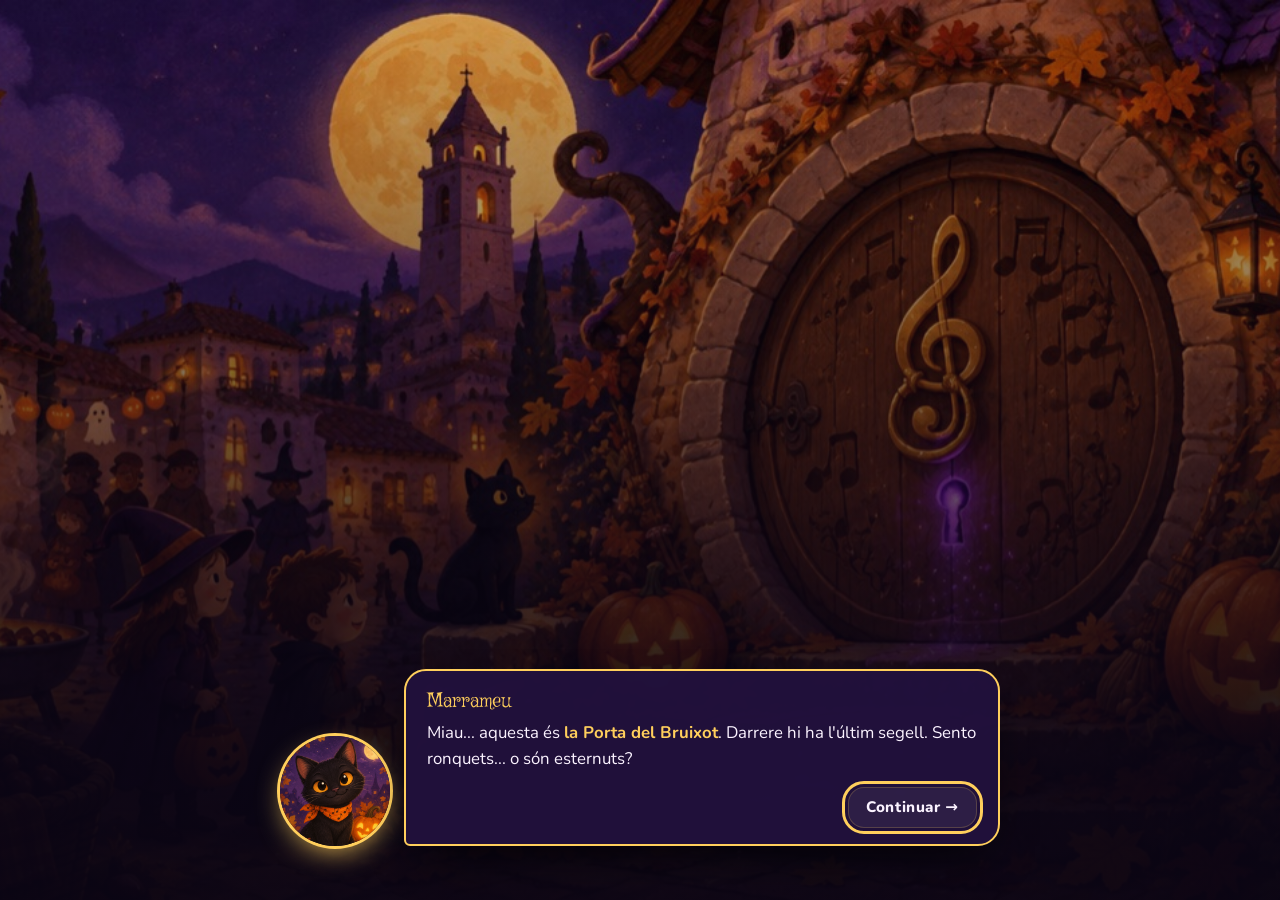
<file: endevinalla_notes_halloween.html>
<!DOCTYPE html>
<html lang="ca">
<head>
<meta charset="UTF-8">
<meta name="viewport" content="width=device-width, initial-scale=1">
<title>La Porta del Bruixot · Escape Room de la Nit</title>
<link rel="stylesheet" href="comu.css?v=2">
<style>
/* ---------- Duel: el bruixot a la porta + barra d'estornuts ---------- */
.duel { display: grid; grid-template-columns: auto minmax(0, 1fr); gap: 1rem; align-items: center; margin: .8rem 0 1rem; }
.porta {
    position: relative; width: 120px; height: 140px; display: grid; place-items: end center; padding-bottom: 10px;
    border-radius: 60px 60px 10px 10px; border: 4px solid #3d2614;
    background: repeating-linear-gradient(90deg, #6b3f1f 0 18px, #5a3318 18px 20px), #6b3f1f;
    box-shadow: inset 0 0 24px rgba(0, 0, 0, .6), 0 10px 26px -10px rgba(0, 0, 0, .9);
}
.porta .espelma { position: absolute; top: -10px; right: -16px; }
.bruixot { display: inline-block; }
.bruixot.cop { animation: cop .55s; }
.bruixot.riu { animation: riu .3s 3; }
@keyframes cop { 20% { transform: scale(1.15) rotate(-10deg); } 55% { transform: scale(.94) rotate(7deg); } }
@keyframes riu { 50% { transform: translateY(-8px) rotate(3deg); } }
.dany {
    position: absolute; left: 50%; top: 10px; transform: translateX(-50%); white-space: nowrap; pointer-events: none;
    font-weight: 900; font-size: 1.15rem; color: var(--or); text-shadow: 0 2px 0 #2a0f4a;
    animation: puja 1.1s ease-out forwards;
}
@keyframes puja { to { transform: translate(-50%, -60px); opacity: 0; } }

.bombolla-b {
    position: relative; padding: .6rem .9rem; margin-bottom: .7rem; border-radius: 16px 16px 16px 4px;
    background: rgba(34, 17, 61, .9); border: 2px solid #b58cff; font-weight: 700; line-height: 1.35; min-height: 2.6em;
}
.bombolla-b small { display: block; font-family: var(--f-titol); color: #b58cff; font-size: .95rem; font-weight: 400; }
.estornut-cap { display: flex; justify-content: space-between; font-weight: 800; font-size: .85rem; color: var(--suau); margin-bottom: 4px; }
.estornut-cap b { color: var(--text); font-variant-numeric: tabular-nums; }
.barra-e { height: 18px; border-radius: 99px; overflow: hidden; background: rgba(255, 255, 255, .08); border: 1px solid var(--vora); }
.barra-e i { display: block; height: 100%; width: 0; border-radius: inherit; background: linear-gradient(90deg, #b58cff, #ff8fb1, var(--or)); transition: width .6s cubic-bezier(.2, 1.3, .4, 1); }
.barra-e.apunt { animation: batec .8s ease-in-out infinite; border-color: var(--or); }
@keyframes batec { 50% { box-shadow: 0 0 18px rgba(255, 207, 92, .6); } }
@media (max-width: 480px) {
    .duel { grid-template-columns: 1fr; justify-items: center; }
    .duel-dreta { width: 100%; }
    .porta { width: 104px; height: 120px; }
}

/* Vides */
#vides { gap: 2px; }

/* ---------- Temporitzador ---------- */
.rellotge { position: relative; height: 22px; border-radius: 99px; overflow: hidden; margin-bottom: 1rem; background: rgba(255, 255, 255, .07); border: 1px solid var(--vora); }
.rellotge i { display: block; height: 100%; width: 100%; background: linear-gradient(90deg, var(--verd), #c6f08a); }
.rellotge.poc i { background: linear-gradient(90deg, var(--vermell), var(--carbassa)); }
.rellotge.pausa i { opacity: .35; }
.rellotge span { position: absolute; inset: 0; display: grid; place-items: center; font-weight: 800; font-size: .8rem; color: #fff; text-shadow: 0 1px 2px rgba(0, 0, 0, .8); }

/* ---------- Carta de pregunta ---------- */
.carta { padding: 1.1rem; border-radius: 20px; background: rgba(20, 11, 38, .45); border: 1px solid var(--vora); }
.tipus { display: inline-block; padding: 4px 10px; border-radius: 99px; font-size: .75rem; font-weight: 800; letter-spacing: .08em; text-transform: uppercase; background: var(--pedra-2); }
.tipus.vf { color: #b58cff; } .tipus.escolta { color: var(--verd); } .tipus.lectura { color: var(--or); }
.enunciat { font-size: clamp(1.1rem, 3.6vw, 1.35rem); line-height: 1.4; margin: .6rem 0 .9rem; font-weight: 700; }
.enunciat b { color: var(--or); }
.escolta-box { text-align: center; margin-bottom: .9rem; }
.visual:empty { display: none; }
.visual { margin-bottom: 1rem; display: grid; justify-items: center; }
.penta { width: 100%; max-width: 420px; padding: 4px 12px; }
.paper-ritme { display: flex; align-items: center; justify-content: center; gap: .7rem; flex-wrap: wrap; padding: .9rem 1.1rem; max-width: 100%; }
.paper-ritme .j-ritme { flex-wrap: wrap; row-gap: .2em; }
.paper-ritme .barra-fi { align-self: stretch; width: 3px; border-left: 2px solid var(--tinta); }
.paper-ritme .indicacio { display: grid; justify-items: center; line-height: .82; font-family: Georgia, 'Times New Roman', serif; font-weight: 900; font-size: 1.7rem; }
.paper-ritme .forat { align-self: center; padding: .2rem .6rem; border: 2px dashed rgba(43, 26, 12, .45); border-radius: 10px; font-weight: 900; font-size: 1.3rem; }
.figura-gran { font-family: var(--f-musica); font-size: 4.6rem; line-height: 1; padding: .7rem 1.6rem 1rem; }

.j-opcio { position: relative; }
.j-opcio kbd { position: absolute; top: 4px; left: 8px; font: 700 .65rem var(--f-text); color: var(--suau); opacity: .7; }
@media (hover: none) { .j-opcio kbd { display: none; } }
.j-opcions.vf { grid-template-columns: 1fr 1fr; }
.j-opcions.vf3 { grid-template-columns: repeat(3, minmax(0, 1fr)); }
.j-opcions.vf3 .j-opcio { padding: 1rem .4rem; }
.j-opcions.vf .j-opcio { font-size: 1.2rem; padding: 1.2rem .8rem; }
.j-opcions.ritmes { grid-template-columns: 1fr; }
.j-opcions.ritmes .j-opcio { display: flex; align-items: center; gap: .8rem; justify-content: center; flex-wrap: wrap; }
.j-opcions.figs .j-opcio { font-family: var(--f-musica); font-size: 2.2rem; line-height: 1; }
.j-opcions.pentes { grid-template-columns: repeat(auto-fit, minmax(140px, 1fr)); }
.j-opcions.pentes .j-opcio { padding: .5rem; }
.mini { padding: 2px 6px; border-radius: 10px; }
.lletra { font-weight: 900; color: var(--or); }

.explica { margin-top: 1rem; padding: .8rem 1rem; border-radius: 14px; background: rgba(255, 255, 255, .05); border-left: 4px solid var(--verd); line-height: 1.5; }
.explica.malament { border-left-color: var(--vermell); }
.explica b { color: var(--or); }
.seguent-box { text-align: center; margin-top: 1rem; }
.ajuda-teclat { text-align: center; margin-top: .9rem; font-size: .8rem; color: var(--suau); }
@media (hover: none) { .ajuda-teclat { display: none; } }

/* ---------- Gran esternut final ---------- */
.atxim { position: fixed; inset: 0; z-index: 48; display: grid; place-items: center; pointer-events: none; background: radial-gradient(circle, rgba(181, 140, 255, .35), rgba(10, 5, 20, .7)); animation: j-fos .2s; }
.atxim b { font-family: var(--f-titol); font-weight: 400; font-size: clamp(3rem, 15vw, 7rem); color: var(--or); text-shadow: 0 6px 0 #2a0f4a, 0 0 40px rgba(255, 138, 31, .7); animation: atxim 1.6s cubic-bezier(.2, 1.6, .4, 1) forwards; }
@keyframes atxim { 0% { transform: scale(.2) rotate(-10deg); } 30% { transform: scale(1.15) rotate(3deg); } 45% { transform: scale(1) translateX(-10px); } 55% { transform: translateX(10px); } 65% { transform: none; } 100% { transform: scale(1.05); opacity: .95; } }
@keyframes j-fos { from { opacity: 0; } }
</style>
</head>
<body>
<main class="j-main">
    <section class="j-panell">
        <h1 class="j-h1">La Porta del Bruixot</h1>

        <div class="duel">
            <div class="porta" id="porta"><div class="bruixot" id="bruixot"></div></div>
            <div class="duel-dreta">
                <div class="bombolla-b" id="bDiu" aria-live="polite"><small>El Bruixot Estornut</small>Qui gosa trucar a la meva porta?</div>
                <div class="estornut-cap"><span>🤧 Barra d'estornuts</span><b id="pctE">0%</b></div>
                <div class="barra-e" id="barraEBox" role="progressbar" aria-label="Barra d'estornuts" aria-valuemin="0" aria-valuemax="100"><i id="barraE"></i></div>
            </div>
        </div>

        <div class="j-hud">
            <span class="j-xip" id="vides" aria-label="Vides"></span>
            <span class="j-xip">❓ Pregunta <b id="nPreg">1/12</b></span>
            <span class="j-xip">🔥 Ratxa <b id="ratxa">0</b></span>
        </div>

        <div class="rellotge" id="rellotgeBox" aria-hidden="true"><i id="rellotge"></i><span id="tempsText">15 s</span></div>

        <article class="carta" id="carta">
            <span class="tipus" id="tipus"></span>
            <h2 class="enunciat" id="enunciat"></h2>
            <div class="escolta-box" id="escoltaBox" hidden><button class="j-boto lila" id="escolta">🔊 Escolta</button></div>
            <div class="visual" id="visual"></div>
            <div class="j-opcions" id="opcions"></div>
            <div class="explica" id="explica" hidden aria-live="polite"></div>
            <div class="seguent-box"><button class="j-boto verd" id="seguent" hidden>Següent →</button></div>
        </article>
        <p class="ajuda-teclat">Teclat: <b>1–4</b> per respondre (o <b>V</b>/<b>M</b>) · <b>R</b> torna a escoltar · <b>Enter</b> següent</p>
    </section>
</main>

<script src="comu.js?v=2"></script>
<script>
(function () {
    'use strict';
    const $ = id => document.getElementById(id);
    const F = Joc.FIGURES;
    const BASE = 12;          // preguntes de la partida
    const DURADA = 15000;     // ms per pregunta
    const VERD = '#2f9a52';

    // ---------- Utilitats musicals ----------
    const nom = p => Joc.infoPosicio(p).nom;
    const midi = p => Joc.infoPosicio(p).midi;
    const rang = (a, b) => Array.from({ length: b - a + 1 }, (_, i) => a + i);
    const U = k => Math.round(F[k].valor * 4);                       // unitats de semicorxera
    const fmt = u => { const e = Math.floor(u / 4), fr = ['', '¼', '½', '¾'][u % 4]; return e ? e + fr : (fr || '0'); };
    const penta = (notes, amplada = 360, gap = 14) => `<div class="j-paper penta">${Joc.pentagrama(notes, { amplada, gap })}</div>`;
    const paperRitme = (r, { mida = 2.3, compas = 0, forat = false } = {}) => `<div class="j-paper paper-ritme">` +
        (compas ? `<span class="indicacio"><span>${compas}</span><span>4</span></span>` : '') +
        Joc.ritmeHTML(r, { mida }) + (forat ? '<span class="forat">?</span>' : '') + '<span class="barra-fi"></span></div>';
    const LLETRES = ['A', 'B', 'C', 'D'];
    // On és la nota al pentagrama (per a les explicacions)
    function onEs(p) {
        if (p === -2) return 'a la línia addicional de sota';
        if (p === -1) return 'just sota la 1a línia';
        if (p === 9) return 'just damunt de la 5a línia';
        if (p === 10) return 'a la línia addicional de dalt';
        if (p % 2 === 0) return `a la ${p / 2 + 1}a línia`;
        return `al ${['1r', '2n', '3r', '4t'][(p - 1) / 2]} espai`;
    }
    const del = n => `del ${n}`; // "del Do", "del La"...
    // Opcions: la correcta + distractors, barrejades. Retorna { opcions, correcta }.
    function ambDistractors(bona, altres, n = 4) {
        const op = Joc.barreja([bona, ...Joc.barreja(altres.filter(x => x !== bona)).slice(0, n - 1)]);
        return { opcions: op, correcta: op.indexOf(bona) };
    }

    // =====================================================================
    // BANC DE PREGUNTES (el docent el pot ampliar aquí)
    // Cada partida en tria 12: 4 de veritat o mite (3 d'instruments + 1 de teoria),
    // 4 d'escolta i 4 de lectura ràpida, i les barreja. Si cal, se'n treuen d'extra.
    // =====================================================================

    // a) VERITAT O MITE — { t: afirmació, v: true si és veritat, e: explicació d'una línia, instr: és d'instruments }
    const BANC_VF = [
        { instr: true, v: false, t: 'El <b>saxòfon</b> és un instrument de vent metall.', e: 'És de metall, però el so el fa vibrar una <b>canya</b>: és de <b>vent fusta</b>.' },
        { instr: true, v: true, t: 'La <b>flauta travessera</b> és de vent fusta, encara que sigui de metall.', e: 'Es classifica per com fa el so (l\'aire xoca amb un bisell), no pel material.' },
        { instr: true, v: true, t: 'El <b>piano</b> és un instrument de corda percudida.', e: 'Quan premem les tecles, uns <b>martellets</b> colpegen les cordes.' },
        { instr: true, v: false, t: 'La <b>guitarra</b> és un instrument de corda fregada.', e: 'És de <b>corda pinçada</b>: les cordes es pincen amb els dits. Les fregades es toquen amb arc.' },
        { instr: true, v: true, t: 'El <b>violoncel</b> és un instrument de corda fregada.', e: 'Es toca fregant les cordes amb un <b>arc</b>, com el violí.' },
        { instr: true, v: true, t: 'El <b>xilòfon</b> és un instrument de percussió afinada.', e: 'Les seves làmines fan <b>notes concretes</b>: Do, Re, Mi...' },
        { instr: true, v: false, t: 'La <b>caixa</b> és un instrument de percussió afinada.', e: 'La caixa no fa notes concretes: és <b>percussió no afinada</b>.' },
        { instr: true, v: true, t: 'La <b>trompeta</b> i el <b>trombó</b> són instruments de vent metall.', e: 'El so neix de la vibració dels <b>llavis</b> a l\'embocadura.' },
        { instr: true, v: true, t: 'El <b>clarinet</b> fa so gràcies a una canya.', e: 'Té una <b>canya simple</b>: per això és de vent fusta.' },
        { instr: true, v: false, t: 'L\'<b>arpa</b> és un instrument de corda fregada.', e: 'L\'arpa és de <b>corda pinçada</b>: les cordes es pincen amb els dits.' },
        { instr: true, v: true, t: 'Els <b>timbals</b> de l\'orquestra són percussió afinada.', e: 'Es poden afinar per fer <b>notes concretes</b>.' },
        { instr: true, v: false, t: 'La <b>tuba</b> és l\'instrument més agut del vent metall.', e: 'Ben al contrari: és el <b>més greu</b> de la família.' },
        { instr: true, v: true, t: 'El <b>fagot</b> és un instrument de vent fusta.', e: 'Té una <b>canya doble</b>, com l\'oboè.' },
        { instr: true, v: false, t: 'El <b>contrabaix</b> és l\'instrument més agut de la corda fregada.', e: 'És el <b>més greu</b>; el més agut és el violí.' },
        { instr: true, v: false, t: 'El <b>triangle</b> és de vent metall perquè és de metall.', e: 'El triangle es colpeja: és <b>percussió no afinada</b>.' },
        { v: true, t: 'Una <b>blanca</b> dura el mateix que dues negres.', e: 'Blanca = 2 temps; negra = 1 temps.' },
        { v: false, t: 'Una <b>corxera</b> dura més que una negra.', e: 'La corxera dura <b>la meitat</b> d\'una negra (½ temps).' },
        { v: true, t: 'En un compàs de <b>3/4</b> hi caben tres negres.', e: 'El 3 de dalt indica que hi ha <b>3 temps de negra</b>.' },
        { v: false, t: 'Un <b>silenci</b> vol dir que la música s\'ha acabat.', e: 'És un moment sense so que també <b>es compta</b>, com una figura.' },
        { v: true, t: 'El <b>punt</b> al costat d\'una figura hi afegeix la meitat del seu valor.', e: 'Per exemple: blanca amb punt = 2 + 1 = <b>3 temps</b>.' },
        { v: true, t: 'En clau de sol, la nota de la <b>2a línia</b> és el Sol.', e: 'La clau de sol comença a la 2a línia i li dona el nom.' },
        { v: false, t: 'Les notes <b>agudes</b> s\'escriuen més avall al pentagrama.', e: 'Com <b>més amunt</b>, més aguda és la nota.' },
        { v: false, t: 'En un compàs de <b>2/4</b> hi cap una rodona.', e: 'La rodona dura 4 temps i el 2/4 només en té <b>2</b>.' },
        { v: true, t: 'Dues <b>corxeres</b> duren el mateix que una negra.', e: '½ + ½ = <b>1 temps</b>.' },
        { v: true, t: 'El pentagrama té <b>cinc</b> línies.', e: '"Penta" vol dir cinc: <b>5 línies i 4 espais</b>.' },
        { v: true, t: 'La <b>semicorxera</b> dura la meitat d\'una corxera.', e: 'Dura ¼ de temps: en una negra n\'hi caben <b>4</b>.' },
    ];
    const preguntaVF = d => ({
        tipus: 'vf', enunciat: d.t, opcions: ['✅ Veritat', '🪄 Mite'], correcta: d.v ? 0 : 1, classe: 'vf',
        explica: `<b>${d.v ? 'Veritat' : 'Mite'}.</b> ${d.e}`,
    });

    // b) ESCOLTA I RESPON — cada funció genera una pregunta nova amb notes/ritmes a l'atzar
    function dues(aguda) {
        let a, b;
        do { a = Joc.tria(rang(-2, 9)); b = Joc.tria(rang(-2, 9)); } while (Math.abs(a - b) < 2 || Math.abs(a - b) > 6);
        const k = aguda ? (a > b ? 0 : 1) : (a < b ? 0 : 1);
        return {
            tipus: 'escolta', enunciat: `Sonaran dues notes. <b>Quina és més ${aguda ? 'aguda' : 'greu'}?</b>`,
            opcions: ['La 1a', 'La 2a'], correcta: k, classe: 'vf',
            so: async () => { const t = Joc.so.ara() + .1; Joc.so.nota(midi(a), { t, dur: .8 }); Joc.so.nota(midi(b), { t: t + .9, dur: .9 }); await Joc.espera(1900); },
            despres: penta([{ p: a, etiqueta: '1a · ' + nom(a), color: k === 0 ? VERD : '' }, { p: b, etiqueta: '2a · ' + nom(b), color: k === 1 ? VERD : '' }]),
            explica: `Era la <b>${k ? '2a' : '1a'}</b> (${nom(k ? b : a)}). ${aguda ? 'Com més aguda, més amunt s\'escriu.' : 'Les notes greus s\'escriuen més avall.'}`,
        };
    }
    function quantes(min, pas) {
        const n = min + Math.floor(Math.random() * 4);
        const notes = [];
        while (notes.length < n) { const p = Joc.tria(rang(0, 8)); if (p !== notes[notes.length - 1]) notes.push(p); }
        return {
            tipus: 'escolta', enunciat: `Compteu bé... <b>Quantes notes han sonat?</b>`,
            opcions: rang(min, min + 3).map(String), correcta: n - min,
            so: async () => { const t = Joc.so.ara() + .1; notes.forEach((p, i) => Joc.so.nota(midi(p), { t: t + i * pas, dur: pas * .9 })); await Joc.espera(n * pas * 1000 + 500); },
            despres: penta(notes.map(p => ({ p }))),
            explica: `Han sonat <b>${n}</b> notes.`,
        };
    }
    // Ritmes de 4 temps; amb percussió una blanca sonaria igual que negra + silenci, per això només negres i corxeres
    const SENSE_SILENCI = [['negra', 'negra', 'corxera', 'corxera', 'negra'], ['corxera', 'corxera', 'corxera', 'corxera', 'negra', 'negra'], ['negra', 'corxera', 'corxera', 'negra', 'negra'], ['negra', 'negra', 'negra', 'negra']];
    const AMB_SILENCI = [['negra', 'sNegra', 'negra', 'negra'], ['corxera', 'corxera', 'negra', 'sNegra', 'negra'], ['negra', 'negra', 'sNegra', 'corxera', 'corxera'], ['sNegra', 'negra', 'corxera', 'corxera', 'negra']];
    function silencis() {
        const te = Math.random() < .5, r = Joc.tria(te ? AMB_SILENCI : SENSE_SILENCI);
        return {
            tipus: 'escolta', enunciat: 'Primer sonen 4 clics de compte. Escolteu la caixa... <b>Aquest ritme té algun silenci?</b>',
            opcions: ['Sí, en té', 'No, cap'], correcta: te ? 0 : 1, classe: 'vf',
            so: () => Joc.so.ritme(r, { tempo: 84, compte: 4, instrument: 'caixa' }),
            despres: paperRitme(r),
            explica: te ? 'Sí: hi havia un <b>silenci de negra</b> (un temps sense so mentre el metrònom seguia).' : 'Cap silenci: tots els temps tenien so.',
        };
    }
    function quinaNota() {
        let c;
        do { c = Joc.barreja(rang(0, 10)).slice(0, 3).sort((x, y) => x - y); } while (c[1] - c[0] < 3 || c[2] - c[1] < 3);
        c = Joc.barreja(c);
        const k = Math.floor(Math.random() * 3);
        return {
            tipus: 'escolta', enunciat: 'Primer sona un <b>Do</b> de referència i després la nota misteriosa. <b>Quina d\'aquestes notes ha sonat?</b>',
            visual: penta(c.map((p, i) => ({ p, etiqueta: LLETRES[i] }))),
            opcions: LLETRES.slice(0, 3), correcta: k, classe: 'vf3',
            so: async () => { const t = Joc.so.ara() + .1; Joc.so.nota(60, { t, dur: .8, vol: .16 }); Joc.so.nota(midi(c[k]), { t: t + 1.1, dur: 1.1 }); await Joc.espera(2300); },
            despres: penta(c.map((p, i) => ({ p, etiqueta: `${LLETRES[i]} · ${nom(p)}`, color: i === k ? VERD : '' }))),
            explica: `Ha sonat el <b>${nom(c[k])}</b> (${LLETRES[k]}). Com més lluny del Do, més salt sentireu.`,
        };
    }
    // Ritmes sense silencis i amb patrons d'atac tots diferents
    const RITMES_4 = [['negra', 'negra', 'negra', 'negra'], ['corxera', 'corxera', 'negra', 'negra', 'negra'], ['negra', 'corxera', 'corxera', 'negra', 'corxera', 'corxera'],
        ['negraP', 'corxera', 'negra', 'negra'], ['negra', 'negra', 'corxera', 'corxera', 'corxera', 'corxera'], ['semicorxera', 'semicorxera', 'semicorxera', 'semicorxera', 'negra', 'negra', 'negra'],
        ['blanca', 'negra', 'negra'], ['negra', 'blanca', 'corxera', 'corxera']];
    function quinRitme() {
        const tres = Joc.barreja(RITMES_4).slice(0, 3), k = Math.floor(Math.random() * 3);
        return {
            tipus: 'escolta', enunciat: 'Després del compte de 4... <b>Quin d\'aquests ritmes ha sonat?</b>', classe: 'ritmes',
            opcions: tres.map((r, i) => `<span class="lletra">${LLETRES[i]}</span>${Joc.ritmeHTML(r, { mida: 1.7 })}`), correcta: k,
            so: () => Joc.so.ritme(tres[k], { tempo: 84, compte: 4, instrument: 'fusta' }),
            explica: `Era el ritme <b>${LLETRES[k]}</b>.`,
        };
    }
    function direccio() {
        const tipus = Joc.tria(['puja', 'baixa', 'muntanya']);
        const pas = () => 1 + Math.floor(Math.random() * 2);
        let notes;
        if (tipus === 'puja') { notes = [Joc.tria(rang(-2, 2))]; for (let i = 0; i < 3; i++) notes.push(notes[i] + pas()); }
        else if (tipus === 'baixa') { notes = [Joc.tria(rang(7, 10))]; for (let i = 0; i < 3; i++) notes.push(notes[i] - pas()); }
        else { const a = Joc.tria(rang(-1, 3)); notes = [a, a + 2, a + 4, a + 1]; }
        const op = ['⬆️ Puja', '⬇️ Baixa', '⛰️ Puja i baixa'];
        return {
            tipus: 'escolta', enunciat: 'Escolteu la melodia de 4 notes. <b>Què fa?</b>', opcions: op, correcta: ['puja', 'baixa', 'muntanya'].indexOf(tipus), classe: 'vf3',
            so: async () => { const t = Joc.so.ara() + .1; notes.forEach((p, i) => Joc.so.nota(midi(p), { t: t + i * .45, dur: .5 })); await Joc.espera(2300); },
            despres: penta(notes.map(p => ({ p, etiqueta: nom(p) }))),
            explica: `La melodia <b>${['puja', 'baixa', 'puja i després baixa'][['puja', 'baixa', 'muntanya'].indexOf(tipus)]}</b>: mireu com es mouen les notes al pentagrama.`,
        };
    }
    function iguals() {
        const a = Joc.tria(rang(-1, 8)), igual = Math.random() < .5;
        const b = igual ? a : a + Joc.tria([-4, -3, -2, 2, 3, 4]);
        return {
            tipus: 'escolta', enunciat: 'Sonaran dues notes. <b>Són iguals o diferents?</b>', opcions: ['🟰 Iguals', '↕️ Diferents'], correcta: igual ? 0 : 1, classe: 'vf',
            so: async () => { const t = Joc.so.ara() + .1; Joc.so.nota(midi(a), { t, dur: .8 }); Joc.so.nota(midi(b), { t: t + .95, dur: .9 }); await Joc.espera(2000); },
            despres: penta([{ p: a, etiqueta: nom(a) }, { p: b, etiqueta: nom(b) }]),
            explica: igual ? `Eren iguals: dos <b>${nom(a)}</b>.` : `Eren diferents: <b>${nom(a)}</b> i <b>${nom(b)}</b>.`,
        };
    }
    function compasOida() {
        const n = Joc.tria([2, 3, 4]), tempo = 104, negra = 60 / tempo, compassos = n === 2 ? 4 : 3;
        return {
            tipus: 'escolta', enunciat: 'El bombo marca el <b>primer temps</b> de cada compàs. <b>Quin compàs és?</b>', opcions: ['2/4', '3/4', '4/4'], correcta: n - 2, classe: 'vf3',
            so: async () => {
                const t = Joc.so.ara() + .15;
                for (let i = 0; i < n * compassos; i++) {
                    if (i % n === 0) { Joc.so.cop('bombo', t + i * negra); Joc.so.cop('fusta', t + i * negra, 1); } else Joc.so.cop('fusta', t + i * negra, .5);
                }
                await Joc.espera(n * compassos * negra * 1000 + 400);
            },
            explica: `L'accent queia cada <b>${n}</b> temps: és un <b>${n}/4</b>.`,
        };
    }
    const RITMES_COPS = [['negra', 'negra', 'corxera', 'corxera', 'negra'], ['corxera', 'corxera', 'sNegra', 'negra', 'negra'], ['negra', 'sNegra', 'negra', 'sNegra'], ['corxera', 'corxera', 'corxera', 'corxera', 'negra', 'sNegra'],
        ['negra', 'corxera', 'corxera', 'corxera', 'corxera', 'negra'], ['sNegra', 'corxera', 'corxera', 'negra', 'negra'], ['negra', 'negra', 'negra', 'sNegra']];
    function cops() {
        const r = Joc.tria(RITMES_COPS), n = r.filter(k => !F[k].silenci).length;
        const ini = Math.max(2, n - Math.floor(Math.random() * 4));
        return {
            tipus: 'escolta', enunciat: 'Després del compte de 4 clics... <b>Quants cops ha sonat la caixa?</b>',
            opcions: rang(ini, ini + 3).map(String), correcta: n - ini,
            so: () => Joc.so.ritme(r, { tempo: 88, compte: 4, instrument: 'caixa' }),
            despres: paperRitme(r),
            explica: `La caixa ha sonat <b>${n}</b> cops (els silencis no sonen!).`,
        };
    }
    function agudaDeTres() {
        let c;
        do { c = Joc.barreja(rang(-2, 10)).slice(0, 3); } while (Math.min(...c.map((p, i) => Math.min(...c.filter((_, j) => j !== i).map(q => Math.abs(p - q))))) < 2);
        const k = c.indexOf(Math.max(...c));
        return {
            tipus: 'escolta', enunciat: 'Sonaran tres notes. <b>Quina és la més aguda?</b>', opcions: ['La 1a', 'La 2a', 'La 3a'], correcta: k, classe: 'vf3',
            so: async () => { const t = Joc.so.ara() + .1; c.forEach((p, i) => Joc.so.nota(midi(p), { t: t + i * .8, dur: .8 })); await Joc.espera(2700); },
            despres: penta(c.map((p, i) => ({ p, etiqueta: `${i + 1}a · ${nom(p)}`, color: i === k ? VERD : '' }))),
            explica: `La més aguda era la <b>${k + 1}a</b> (${nom(c[k])}): és la que està més amunt.`,
        };
    }
    function melodia() {
        const FORMES = [[0, 2, 4], [4, 2, 0], [0, 3, 1], [3, 0, 2], [0, 0, 4], [4, 4, 0]];
        const base = Joc.tria(rang(0, 4));
        const tres = Joc.barreja(FORMES).slice(0, 3).map(f => f.map(x => x + base)), k = Math.floor(Math.random() * 3);
        return {
            tipus: 'escolta', enunciat: 'Sonarà una melodia de 3 notes. <b>Quina d\'aquestes és?</b>', classe: 'pentes',
            opcions: tres.map((m, i) => `<span class="lletra">${LLETRES[i]}</span><div class="j-paper mini">${Joc.pentagrama(m.map(p => ({ p })), { amplada: 200, gap: 9 })}</div>`), correcta: k,
            so: async () => { const t = Joc.so.ara() + .1; tres[k].forEach((p, i) => Joc.so.nota(midi(p), { t: t + i * .6, dur: .7 })); await Joc.espera(2200); },
            explica: `Era la <b>${LLETRES[k]}</b>: ${tres[k].map(nom).join(' – ')}.`,
        };
    }
    const BANC_ESCOLTA = [
        () => dues(true), () => dues(false), () => quantes(3, .42), () => quantes(4, .3), silencis, quinaNota, quinRitme,
        direccio, iguals, compasOida, cops, agudaDeTres, melodia,
    ];

    // c) LECTURA RÀPIDA — també generades a l'atzar
    function nomNota(posicions) {
        const p = Joc.tria(posicions);
        const { opcions, correcta } = ambDistractors(nom(p), Joc.NOMS);
        return {
            tipus: 'lectura', enunciat: '<b>Quina nota és?</b>', visual: penta([{ p }], 300), opcions, correcta,
            despres: penta([{ p, color: VERD, etiqueta: nom(p) }], 300),
            explica: `És el <b>${nom(p)}</b>: està ${onEs(p)}.`,
        };
    }
    function trobaNota() {
        const c = [], noms = new Set();
        for (const p of Joc.barreja(rang(-2, 10))) { if (!noms.has(nom(p))) { noms.add(nom(p)); c.push(p); } if (c.length === 4) break; }
        const k = Math.floor(Math.random() * 4);
        return {
            tipus: 'lectura', enunciat: `<b>Quina d'aquestes notes és el ${nom(c[k])}?</b>`,
            visual: penta(c.map((p, i) => ({ p, etiqueta: LLETRES[i] }))), opcions: LLETRES.slice(), correcta: k,
            despres: penta(c.map((p, i) => ({ p, etiqueta: `${LLETRES[i]} · ${nom(p)}`, color: i === k ? VERD : '' }))),
            explica: `El ${nom(c[k])} és la <b>${LLETRES[k]}</b>: està ${onEs(c[k])}.`,
        };
    }
    const COMPASSOS = {
        2: [['negra', 'negra'], ['corxera', 'corxera', 'negra'], ['negraP', 'corxera'], ['corxera', 'sCorxera', 'negra'], ['blanca']],
        3: [['blanca', 'negra'], ['negra', 'negra', 'negra'], ['blancaP'], ['negraP', 'corxera', 'negra'], ['negra', 'sNegra', 'negra'], ['corxera', 'corxera', 'corxera', 'corxera', 'negra']],
        4: [['blanca', 'blanca'], ['negra', 'negra', 'blanca'], ['rodona'], ['blancaP', 'negra'], ['negraP', 'corxera', 'blanca'], ['sBlanca', 'negra', 'negra']],
    };
    function quinCompas() {
        const n = Joc.tria([2, 3, 4]), r = Joc.tria(COMPASSOS[n]);
        return {
            tipus: 'lectura', enunciat: 'Sumeu els temps... <b>Quin compàs és?</b>', visual: paperRitme(r), opcions: ['2/4', '3/4', '4/4'], correcta: n - 2, classe: 'vf3',
            explica: `${r.map(k => fmt(U(k))).join(' + ')} = <b>${n}</b> temps → <b>${n}/4</b>.`,
        };
    }
    const FIG_NOTES = ['rodona', 'blancaP', 'blanca', 'negraP', 'negra', 'corxera', 'semicorxera'];
    function valorFigura() {
        const k = Joc.tria(FIG_NOTES.filter(x => x !== 'negra'));
        const totes = FIG_NOTES.map(x => fmt(U(x)));
        const { opcions, correcta } = ambDistractors(fmt(U(k)), totes);
        const ord = opcions.map((o, i) => ({ o, i })).sort((a, b) => totes.indexOf(b.o) - totes.indexOf(a.o));
        return {
            tipus: 'lectura', enunciat: '<b>Quants temps de negra dura aquesta figura?</b>', visual: `<div class="j-paper figura-gran">${F[k].glif}</div>`,
            opcions: ord.map(x => x.o), correcta: ord.findIndex(x => x.i === correcta),
            explica: `${F[k].nom}: <b>${fmt(U(k))}</b> temps.${k.endsWith('P') ? ' (El punt hi afegeix la meitat.)' : ''}`,
        };
    }
    function nomFigura() {
        // Només silencis de negra i corxera: sense pentagrama, els de rodona i blanca no es distingeixen
        const pool = [...FIG_NOTES, 'sNegra', 'sCorxera'], k = Joc.tria(pool);
        const { opcions, correcta } = ambDistractors(F[k].nom, [...pool.map(x => F[x].nom), 'Silenci de blanca']);
        return {
            tipus: 'lectura', enunciat: '<b>Com es diu aquesta figura?</b>', visual: `<div class="j-paper figura-gran">${F[k].glif}</div>`, opcions, correcta, classe: 'vf',
            explica: `És una <b>${F[k].nom.toLowerCase()}</b>, i dura ${fmt(U(k))} temps.`,
        };
    }
    const EQUIVAL = [
        ['corxeres', 'una blanca', 4], ['negres', 'una rodona', 4], ['semicorxeres', 'una negra', 4], ['corxeres', 'una negra amb punt', 3],
        ['negres', 'una blanca amb punt', 3], ['corxeres', 'un compàs de 3/4', 6], ['semicorxeres', 'una corxera', 2], ['blanques', 'un compàs de 4/4', 2], ['corxeres', 'un compàs de 4/4', 8],
    ];
    function equivalencia() {
        const [que, on, n] = Joc.tria(EQUIVAL);
        const { opcions } = ambDistractors(n, [1, 2, 3, 4, 6, 8]);
        opcions.sort((a, b) => a - b);
        return {
            tipus: 'lectura', enunciat: `<b>Quantes ${que} caben en ${on}?</b>`, opcions: opcions.map(String), correcta: opcions.indexOf(n),
            explica: `En ${on} hi caben <b>${n} ${que}</b>.`,
        };
    }
    const COMPLETA = [
        { c: 3, r: ['negra', 'corxera', 'corxera'], f: 'negra' }, { c: 4, r: ['blanca', 'negra'], f: 'negra' }, { c: 4, r: ['negra'], f: 'blancaP' },
        { c: 2, r: ['corxera'], f: 'negraP' }, { c: 3, r: ['negra'], f: 'blanca' }, { c: 4, r: ['negraP', 'corxera'], f: 'blanca' },
        { c: 2, r: ['corxera', 'semicorxera', 'semicorxera'], f: 'negra' }, { c: 3, r: ['blanca', 'corxera'], f: 'corxera' }, { c: 4, r: ['blancaP', 'corxera'], f: 'corxera' },
    ];
    function completaCompas() {
        const d = Joc.tria(COMPLETA);
        const { opcions, correcta } = ambDistractors(d.f, ['rodona', 'blancaP', 'blanca', 'negraP', 'negra', 'corxera']);
        return {
            tipus: 'lectura', enunciat: `<b>Quina figura completa aquest compàs de ${d.c}/4?</b>`, visual: paperRitme(d.r, { compas: d.c, forat: true }),
            opcions: opcions.map(k => F[k].glif), correcta, classe: 'figs',
            explica: `Falten ${fmt(d.c * 4 - d.r.reduce((s, k) => s + U(k), 0))} temps: una <b>${F[d.f].nom.toLowerCase()}</b>.`,
        };
    }
    function agudaVista() {
        let a, b;
        do { a = Joc.tria(rang(-2, 10)); b = Joc.tria(rang(-2, 10)); } while (Math.abs(a - b) < 1);
        const k = a > b ? 0 : 1;
        return {
            tipus: 'lectura', enunciat: '<b>Quina d\'aquestes dues notes és més aguda?</b>', visual: penta([{ p: a, etiqueta: '1a' }, { p: b, etiqueta: '2a' }], 300),
            opcions: ['La 1a', 'La 2a'], correcta: k, classe: 'vf',
            despres: penta([{ p: a, etiqueta: '1a · ' + nom(a), color: k === 0 ? VERD : '' }, { p: b, etiqueta: '2a · ' + nom(b), color: k === 1 ? VERD : '' }], 300),
            explica: `La <b>${k + 1}a</b> (${nom(k ? b : a)}): està més amunt al pentagrama.`,
        };
    }
    function escala() {
        const i = Math.floor(Math.random() * 7), puja = Math.random() < .5;
        const bona = Joc.NOMS[(i + (puja ? 1 : 6)) % 7];
        const { opcions, correcta } = ambDistractors(bona, Joc.NOMS.filter(n => n !== Joc.NOMS[i]));
        return {
            tipus: 'lectura', enunciat: `En l'escala, <b>quina nota ve just ${puja ? 'després' : 'abans'} ${del(Joc.NOMS[i])}?</b>`, opcions, correcta,
            explica: puja ? `Pujant: ${Joc.NOMS[i]} → <b>${bona}</b>. (Do, Re, Mi, Fa, Sol, La, Si, Do...)` : `Baixant: ${Joc.NOMS[i]} → <b>${bona}</b>. (Do, Si, La, Sol, Fa, Mi, Re, Do...)`,
        };
    }
    function suma() {
        const r = Array.from({ length: 3 }, () => Joc.tria(['blanca', 'negra', 'corxera', 'negraP', 'corxera']));
        const s = r.reduce((t, k) => t + U(k), 0);
        const alt = [s - 4, s - 2, s + 2, s + 4, s + 8].filter(x => x > 0); // distractors de ±½ i ±1 temps
        const { opcions } = ambDistractors(s, alt);
        opcions.sort((a, b) => a - b);
        return {
            tipus: 'lectura', enunciat: '<b>Quants temps sumen aquestes figures?</b>', visual: paperRitme(r), opcions: opcions.map(fmt), correcta: opcions.indexOf(s),
            explica: `${r.map(k => fmt(U(k))).join(' + ')} = <b>${fmt(s)}</b> temps.`,
        };
    }
    const BANC_LECTURA = [
        () => nomNota([0, 2, 4, 6, 8]), () => nomNota([1, 3, 5, 7]), () => nomNota([-2, -1, 9, 10]), trobaNota, quinCompas, valorFigura,
        nomFigura, equivalencia, completaCompas, agudaVista, escala, suma, () => nomNota(rang(-2, 10)),
    ];

    // ---------- Estat de la partida ----------
    let e = null, reserva = null, potRespondre = false, sonant = false;

    function novaPartida() {
        const instr = Joc.barreja(BANC_VF.filter(d => d.instr)), teo = Joc.barreja(BANC_VF.filter(d => !d.instr));
        const vf = [...instr.slice(0, 3), teo[0]].map(preguntaVF);
        const esc = Joc.barreja(BANC_ESCOLTA).slice(0, 4).map(g => g());
        const lec = Joc.barreja(BANC_LECTURA).slice(0, 4).map(g => g());
        // Comencem amb un veritat o mite per escalfar; la resta, barrejada
        const llista = [vf[0], ...Joc.barreja([...vf.slice(1), ...esc, ...lec])];
        reserva = Joc.barreja([...instr.slice(3), ...teo.slice(1)]);
        e = { vides: 3, estornut: 0, ratxa: 0, millor: 0, encerts: 0, idx: 0, llista, q: null, respost: false, avisMeitat: false, avisExtra: false };
        pintaHud();
    }
    // Pregunta extra (si el bruixot encara aguanta després de les 12)
    function extra() {
        const r = Math.random();
        if (r < .34 && reserva.length) return preguntaVF(reserva.pop());
        return (r < .67 ? Joc.tria(BANC_ESCOLTA) : Joc.tria(BANC_LECTURA))();
    }

    // ---------- HUD ----------
    function pintaHud() {
        $('vides').innerHTML = [0, 1, 2].map(i => Joc.icona('carbassa', 24, i < e.vides ? '' : 'apagada')).join('');
        $('vides').setAttribute('aria-label', `Vides: ${e.vides}`);
        $('ratxa').textContent = e.ratxa;
        $('nPreg').textContent = e.idx < BASE ? `${e.idx + 1}/${BASE}` : 'extra';
        $('barraE').style.width = e.estornut + '%';
        $('pctE').textContent = e.estornut + '%';
        $('barraEBox').setAttribute('aria-valuenow', e.estornut);
        $('barraEBox').classList.toggle('apunt', e.estornut >= 75 && e.estornut < 100);
    }
    function bruixotDiu(text) {
        $('bDiu').innerHTML = `<small>El Bruixot Estornut</small>${text}`;
        Joc.reinicia($('bDiu'), 'j-pop');
    }

    // ---------- Temporitzador ----------
    let tIni = 0, tRaf = 0, tActiu = false, tRestant = 1, ultimSeg = 99;
    function pintaTemps() {
        $('rellotge').style.width = (tRestant * 100) + '%';
        $('rellotgeBox').classList.toggle('poc', tRestant < .34);
        $('tempsText').textContent = Math.ceil(tRestant * DURADA / 1000) + ' s';
    }
    // tGastat: ms ja consumits abans d'una pausa (pista o diàleg); en reprendre es continua des d'aquí
    let tGastat = 0, tPausat = false;
    const enPausa = () => tPausat || (Joc.enPausa ? Joc.enPausa() : false);
    function bucleTemps() {
        cancelAnimationFrame(tRaf);
        const pas = () => {
            if (!tActiu || tPausat) return;
            tRestant = Math.max(0, 1 - (tGastat + performance.now() - tIni) / DURADA);
            pintaTemps();
            // Tic-tac els últims 5 segons
            const seg = Math.ceil(tRestant * DURADA / 1000);
            if (seg <= 5 && seg < ultimSeg && seg > 0) { ultimSeg = seg; Joc.so.cop('clic', undefined, 1.4); }
            if (tRestant <= 0) { tActiu = false; respon(-1); return; }
            tRaf = requestAnimationFrame(pas);
        };
        tRaf = requestAnimationFrame(pas);
    }
    function iniciaTemps() {
        tIni = performance.now(); tGastat = 0; tActiu = true; ultimSeg = 99;
        $('rellotgeBox').classList.remove('pausa');
        if (Joc.enPausa && Joc.enPausa()) { pausaTemps(); return; }
        bucleTemps();
    }
    function pausaTemps() {
        if (!tActiu || tPausat) return;
        tGastat += performance.now() - tIni;
        tPausat = true;
        cancelAnimationFrame(tRaf);
        $('rellotgeBox').classList.add('pausa');
        $('tempsText').textContent = '⏸ En pausa';
    }
    function reprenTemps() {
        if (!tPausat) return;
        tPausat = false;
        if (!tActiu) return;
        tIni = performance.now();
        $('rellotgeBox').classList.remove('pausa');
        bucleTemps();
    }
    function aturaTemps() { tActiu = false; tPausat = false; cancelAnimationFrame(tRaf); }
    // Pista o diàleg obert (comu.js): el rellotge s'atura sense penalitzar
    window.addEventListener('joc-pausa', pausaTemps);
    window.addEventListener('joc-repren', reprenTemps);

    // ---------- Preguntes ----------
    const TIPUS = { vf: '🪄 Veritat o mite', escolta: '👂 Escolta i respon', lectura: '⚡ Lectura ràpida' };
    function mostra() {
        const q = e.idx < e.llista.length ? e.llista[e.idx] : extra();
        if (e.idx === BASE && !e.avisExtra) {
            e.avisExtra = true;
            Joc.diu('marrameu', 'El bruixot encara aguanta! Preguntes <b>extra</b> fins que estornudi... o fins que us quedin carbasses!', 4200);
        }
        e.q = q; e.respost = false;
        pintaHud();
        const t = $('tipus'); t.textContent = TIPUS[q.tipus]; t.className = 'tipus ' + q.tipus;
        $('enunciat').innerHTML = q.enunciat;
        $('visual').innerHTML = q.visual || '';
        $('opcions').className = 'j-opcions ' + (q.classe || '');
        $('opcions').innerHTML = q.opcions.map((o, i) => `<button class="j-opcio" data-i="${i}"><kbd>${i + 1}</kbd>${o}</button>`).join('');
        $('explica').hidden = true;
        $('seguent').hidden = true;
        Joc.reinicia($('carta'), 'j-entra');
        tRestant = 1; pintaTemps();
        if (q.so) {
            $('escoltaBox').hidden = false;
            $('escolta').textContent = '🔊 Escolta';
            activa(false);
            $('rellotgeBox').classList.add('pausa');
            $('tempsText').textContent = 'Escolteu primer...';
            setTimeout(() => { if (e.q === q) escolta(); }, 450);
        } else {
            $('escoltaBox').hidden = true;
            activa(true);
            iniciaTemps();
        }
    }
    function activa(si) {
        potRespondre = si;
        $('opcions').querySelectorAll('.j-opcio').forEach(b => { b.disabled = !si; });
    }
    async function escolta() {
        const q = e.q;
        if (!q || !q.so || sonant) return;
        sonant = true; $('escolta').disabled = true;
        await q.so();
        sonant = false; $('escolta').disabled = false;
        if (e.q !== q) return;
        $('escolta').textContent = '🔁 Torna-ho a escoltar';
        // Després de la primera escolta s'activen les opcions i comença el rellotge
        if (!e.respost && !potRespondre) { activa(true); iniciaTemps(); }
    }

    const COP = [
        ['Atx... no, encara no!', 'Snif! Res, res, sort.', 'Bah! Una pessigolleta.'],
        ['Snif, snif... em pica el nas!', 'A... a... no!', 'Ui, quines pessigolles...'],
        ['A... aaa... AAAA...', 'No podré aguantar-ho gaire més!', 'Atx... atxí... uf, per poc!'],
    ];
    const RIU = ['Ja, ja, ja! Atxím! Perdó...', 'Ha! Això no ho sabíeu!', 'Ja, ja! Fàcil per a un bruixot!', 'Ho sabia! Ja, ja... snif.'];
    const ANIMS = ['No passa res, miau! Respireu i a la següent.', 'Ups! Fixeu-vos bé en l\'explicació.', 'Aquesta era difícil, miau. Endavant!'];

    function respon(i) {
        if (e.respost) return;
        if (i >= 0 && (!potRespondre || enPausa())) return; // en pausa no s'accepta cap resposta
        const q = e.q;
        e.respost = true; aturaTemps(); activa(false);
        const bona = i === q.correcta;
        $('opcions').querySelectorAll('.j-opcio').forEach((b, j) => {
            if (j === q.correcta) b.classList.add('be'); else if (j === i) b.classList.add('malament');
        });
        if (q.despres) $('visual').innerHTML = q.despres;
        let cap;
        if (bona) {
            e.ratxa++; e.encerts++; e.millor = Math.max(e.millor, e.ratxa);
            const rapid = tRestant > .6;
            // Dany: base 6 + fins a 4 per rapidesa + fins a 3 per ratxa
            const dany = 6 + Math.round(4 * tRestant) + Math.min(e.ratxa - 1, 3);
            e.estornut = Math.min(100, e.estornut + dany);
            cop(dany, rapid);
            Joc.so.be();
            cap = rapid ? '⚡ Ràpid i correcte!' : '✅ Correcte!';
            bruixotDiu(e.estornut >= 100 ? 'A... a... AAAAAAA...!' : Joc.tria(COP[e.estornut < 35 ? 0 : e.estornut < 70 ? 1 : 2]));
            if (e.estornut >= 50 && !e.avisMeitat && e.estornut < 100) { e.avisMeitat = true; Joc.diu('castanyera', 'Ja li regalima el nas! Sou a mig camí, criatures!', 3400); }
            else if (e.ratxa === 3) Joc.diu('marrameu', 'Ratxa de 3! Al bruixot li fa pampallugues el nas, miau!');
            else if (e.ratxa === 5) Joc.diu('marrameu', 'Cinc seguides! Sou miau-gnífics!');
            else if (e.ratxa === 8) Joc.diu('castanyera', 'Quina ratxa! Us faré panellets de premi!');
        } else {
            e.ratxa = 0; e.vides--;
            pintaHud();
            Joc.so.malament();
            riu();
            cap = i < 0 ? '⏰ S\'ha acabat el temps!' : '❌ No era aquesta.';
            bruixotDiu(Joc.tria(RIU));
            if (e.vides === 1) Joc.diu('marrameu', 'Compte, només ens queda <b>una carbassa</b>! Penseu-vos-ho bé.', 3400);
            else if (e.vides > 1) Joc.diu('marrameu', Joc.tria(ANIMS), 2800);
        }
        const ex = $('explica');
        ex.className = 'explica' + (bona ? '' : ' malament');
        ex.innerHTML = `<b>${cap}</b> ${q.explica}`;
        ex.hidden = false;
        pintaHud();
        if (!bona) { const v = $('vides').children[e.vides]; if (v) Joc.reinicia(v, 'j-tremola'); }
        const s = $('seguent');
        s.textContent = e.estornut >= 100 ? 'Feu-lo estornudar! 🤧' : e.vides <= 0 ? 'Oh, no...' : 'Següent →';
        s.hidden = false;
        s.focus();
    }

    function cop(dany, rapid) {
        Joc.reinicia($('bruixot'), 'cop');
        const d = document.createElement('span');
        d.className = 'dany';
        d.textContent = `+${dany} 🤧${rapid ? ' ⚡' : ''}`;
        $('porta').appendChild(d);
        setTimeout(() => d.remove(), 1200);
        Joc.so.cop('charles', undefined, .8);
    }
    function riu() {
        Joc.reinicia($('bruixot'), 'riu');
        const t = Joc.so.ara();
        [74, 72, 69].forEach((m, i) => Joc.so.nota(m, { t: t + .3 + i * .16, dur: .14, vol: .1 }));
    }
    function esternut() {
        const t = Joc.so.ara();
        [64, 67, 71].forEach((m, i) => Joc.so.nota(m, { t: t + i * .25, dur: .3, vol: .12 }));
        Joc.so.cop('bombo', t + .85, 1);
        Joc.so.cop('caixa', t + .85, 1.6);
        Joc.so.cop('charles', t + .9, 1.5);
        Joc.so.cop('charles', t + 1, 1.1);
    }

    function seguent() {
        if (!e.respost || e.acabat) return;
        Joc.so.clic();
        if (e.estornut >= 100) { e.acabat = true; victoria(); return; }
        if (e.vides <= 0) { e.acabat = true; derrota(); return; }
        e.idx++;
        mostra();
    }

    // Sense carbasses: el bruixot us atrapa (Joc.fracas) i el duel torna a començar amb preguntes noves
    async function derrota() {
        $('seguent').hidden = true;
        bruixotDiu('Ja, ja, ja... <b>ATXÍM!</b> Aquest cop guanyo jo!');
        esternut();
        riu();
        await Joc.espera(700);
        Joc.fracas({
            motiu: 'Us heu quedat sense carbasses i el Bruixot Estornut riu tan fort que la porta es tanca de cop. Haureu de tornar a començar el duel des de zero.',
            reinicia: () => {
                novaPartida();
                bruixotDiu('Torneu-hi, si gosseu! Snif.');
                Joc.diu('marrameu', 'Preguntes noves, miau! Respireu i llegiu bé.', 3000);
                mostra();
            },
        });
    }

    async function victoria() {
        $('seguent').hidden = true;
        $('opcions').querySelectorAll('.j-opcio').forEach(b => { b.disabled = true; });
        esternut();
        const a = document.createElement('div');
        a.className = 'atxim';
        a.innerHTML = '<b>ATXÍÍÍM!</b>';
        document.body.appendChild(a);
        Joc.reinicia($('bruixot'), 'cop');
        await Joc.espera(1900);
        a.remove();
        Joc.guanya({
            repte: 8,
            missatge: `Heu fet estornudar el bruixot amb <b>${e.encerts}</b> encerts i una ratxa màxima de <b>${e.millor}</b>.`,
            resum: 'Ara torneu al bagul: amb els 8 segells s\'obrirà i sonarà la Melodia de la Nit.',
            epileg: [
                { qui: 'bruixot', text: '<b>ATXÍÍÍM!</b>... Uf. Ja està, ja ho he tret tot. Us he de confessar una cosa: no sóc dolent... sóc <b>al·lèrgic a la pols de castanya</b>.' },
                { qui: 'bruixot', text: 'La nit de la Castanyada vaig fer un esternut tan fort que vaig trencar la <b>Melodia de la Nit</b>. Us demano perdó... i gràcies per haver-ne recollit els segells.' },
                { qui: 'castanyera', text: 'Ai, pobret meu! Té, un <b>panellet sense pols</b>: fet amb amor i sense ni un bri de castanya. Aquesta nit ets convidat a la festa!' },
                { qui: 'marrameu', text: 'Miau-ravellós final! Ara torneu al <b>bagul</b> i col·loqueu-hi <b>tots els segells</b>: tornarem a sentir la <b>Melodia de la Nit</b>!' },
            ],
        });
    }

    // ---------- Esdeveniments ----------
    $('opcions').addEventListener('click', ev => { const b = ev.target.closest('.j-opcio'); if (b && !b.disabled) respon(+b.dataset.i); });
    $('escolta').addEventListener('click', () => escolta());
    $('seguent').addEventListener('click', seguent);
    document.addEventListener('keydown', ev => {
        if (!e || !e.q || document.querySelector('.j-dialeg, .j-premi.obert, .atxim')) return;
        const enBoto = document.activeElement && document.activeElement.tagName === 'BUTTON';
        const k = ev.key.toLowerCase();
        if (!e.respost) {
            let i = '1234'.indexOf(ev.key);
            if (e.q.tipus === 'vf' && k === 'v') i = 0;
            if (e.q.tipus === 'vf' && k === 'm') i = 1;
            if (i >= 0 && i < e.q.opcions.length) { ev.preventDefault(); respon(i); }
            else if (k === 'r' && e.q.so) { ev.preventDefault(); escolta(); }
        } else if ((ev.key === 'Enter' || ev.key === ' ') && !enBoto) { ev.preventDefault(); seguent(); }
    });

    // ---------- Inici ----------
    Joc.capcalera({ repte: 8, titol: 'La Porta del Bruixot' });
    $('bruixot').innerHTML = Joc.retrat('bruixot', 92);
    $('porta').insertAdjacentHTML('beforeend', `<span class="espelma" aria-hidden="true">${Joc.icona('espelma', 32)}</span>`);
    novaPartida();
    Joc.dialeg([
        { qui: 'marrameu', text: 'Miau... aquesta és <b>la Porta del Bruixot</b>. Darrere hi ha l\'últim segell. Sento ronquets... o són esternuts?' },
        { qui: 'bruixot', text: 'Qui gosa trucar? Ah, els cuiners de ritmes! Si voleu passar, guanyeu-me un <b>duel de preguntes</b>. A... atx... no, encara no.' },
        { qui: 'castanyera', text: 'Cada encert li fa pessigolles al nas i omple la seva <b>barra d\'estornuts</b>. Com <b>més ràpid</b> respongueu, més fort! Teniu <b>3 carbasses</b> de vida: cada error o temps esgotat en costa una, i si les perdeu totes, el bruixot us atrapa i torneu a començar.' },
        { qui: 'marrameu', text: 'Hi haurà <b>veritat o mite</b>, preguntes per <b>escoltar</b> i <b>lectura ràpida</b>, amb <b>15 segons</b> cadascuna. Si el feu estornudar, la porta s\'obrirà. Som-hi, miau-xims!' },
    ], { boto: 'Que comenci el duel! ⚔️' }).then(() => {
        bruixotDiu('Primera pregunta... a veure què sabeu!');
        mostra();
    });

})();
</script>
</body>
</html>
</file>
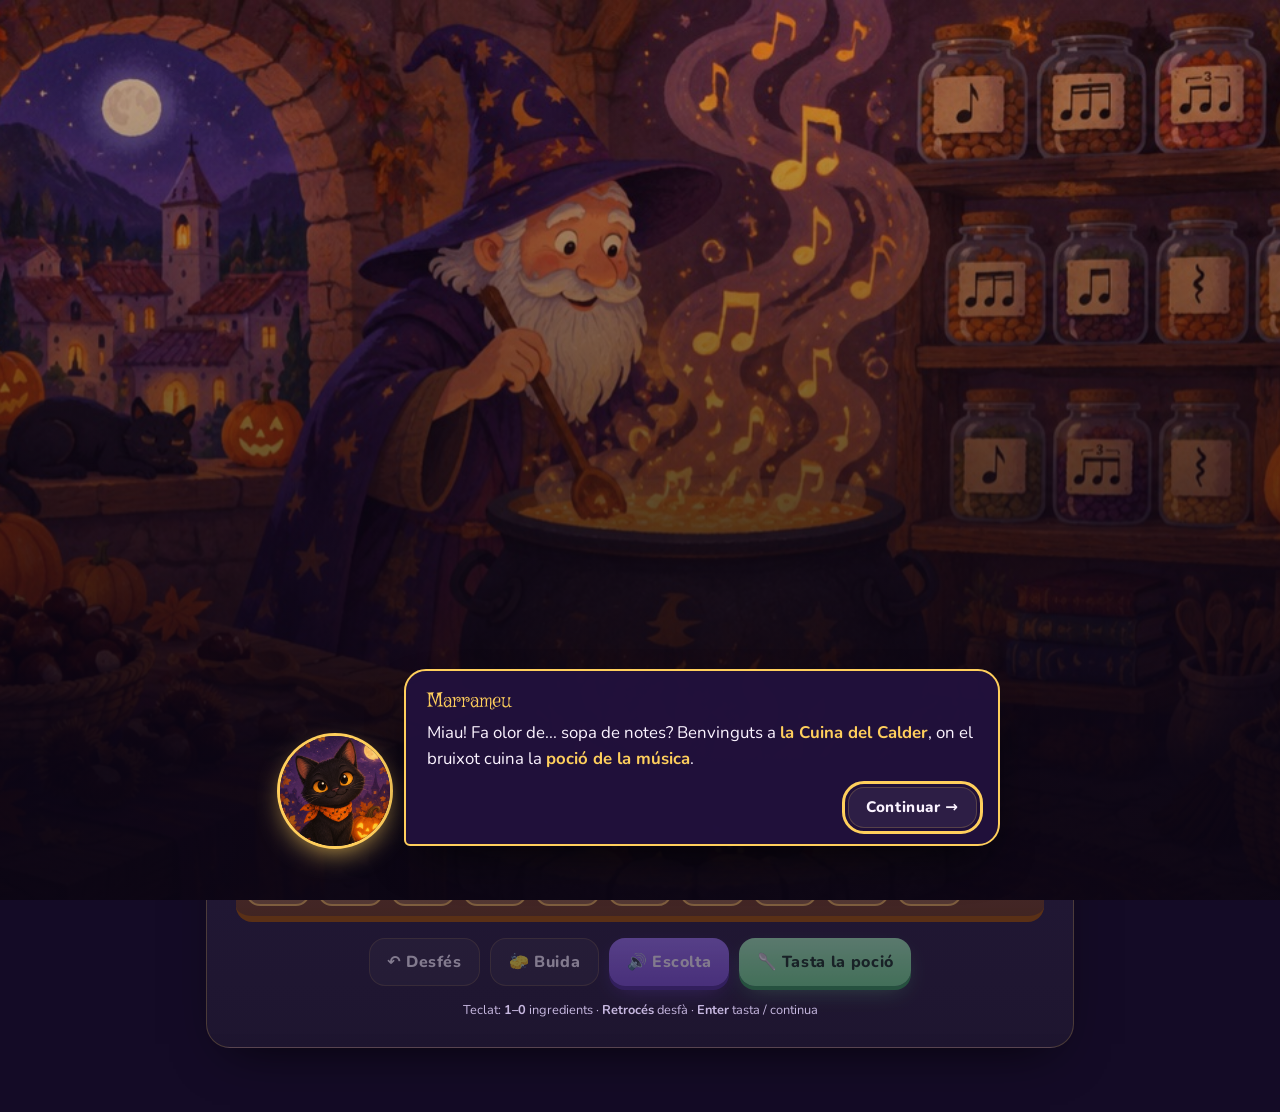
<file: halloween_ritmes.html>
<!DOCTYPE html>
<html lang="ca">
<head>
<meta charset="UTF-8">
<meta name="viewport" content="width=device-width, initial-scale=1">
<title>La Cuina del Calder · Escape Room de la Nit</title>
<link rel="stylesheet" href="comu.css?v=2">
<style>
/* ---------- Recepta de cada calder ---------- */
.recepta {
    display: flex; align-items: center; justify-content: center; flex-wrap: wrap; gap: 6px 12px;
    text-align: center; padding: .8rem 1rem; margin-bottom: 1rem; line-height: 1.45;
    border-radius: 16px; background: rgba(255, 207, 92, .08); border: 1px dashed var(--or);
}
.recepta .etiqueta { font-weight: 800; color: var(--or); font-size: .8rem; letter-spacing: .1em; text-transform: uppercase; }
.recepta .text b { color: var(--carbassa); }
/* Vides: gotes de poció */
#vides span { display: inline-block; transition: filter .3s, opacity .3s; }
#vides span.perduda { filter: grayscale(1); opacity: .25; }

/* ---------- Cuina: calder + nivell ---------- */
.cuina { display: grid; grid-template-columns: minmax(0, 1fr) minmax(0, 1.25fr); gap: 1.2rem; align-items: center; margin-bottom: 1rem; }
@media (max-width: 640px) { .cuina { grid-template-columns: 1fr; gap: .4rem; } }

.escena { position: relative; height: 245px; display: grid; place-items: end center; }
.calder { position: relative; width: 190px; height: 160px; margin-bottom: 40px; z-index: 2; }
.olla {
    position: absolute; inset: 14px 0 0; overflow: hidden;
    border-radius: 24px 24px 50% 50% / 20px 20px 64% 64%;
    background: radial-gradient(circle at 30% 30%, #4d3d68, #1b122d 72%);
    box-shadow: inset 0 -14px 22px rgba(0, 0, 0, .55), 0 16px 30px -10px rgba(0, 0, 0, .85);
}
.vora { position: absolute; left: -10px; right: -10px; top: 4px; height: 22px; border-radius: 50%; background: linear-gradient(180deg, #7a679b, #2e2245); box-shadow: 0 3px 0 #120a20; z-index: 3; }
.nansa { position: absolute; top: 42px; width: 28px; height: 34px; border: 6px solid #4d3d68; border-radius: 50%; }
.nansa.e { left: -22px; } .nansa.d { right: -22px; }

/* Poció: el nivell es controla amb --n */
.liquid {
    position: absolute; left: 0; right: 0; bottom: 0; height: var(--n, 0%);
    background: linear-gradient(180deg, #b4ff9c, #63d47e 40%, #2f9a6a);
    transition: height .45s cubic-bezier(.2, 1.4, .4, 1), filter .3s;
}
.liquid::before { content: ''; position: absolute; left: -8%; right: -8%; top: -7px; height: 14px; border-radius: 50%; background: #d2ffc2; opacity: .85; }
.liquid.agra { filter: hue-rotate(160deg) saturate(.5); }

/* Etiqueta amb el compàs, ben visible al davant del calder */
.placa {
    position: absolute; left: 50%; bottom: 18px; transform: translateX(-50%); z-index: 4;
    display: grid; justify-items: center; line-height: .85; padding: 6px 12px 7px; border-radius: 12px;
    background: var(--paper); color: var(--tinta); font-family: Georgia, 'Times New Roman', serif; font-weight: 900; font-size: 1.6rem;
    box-shadow: 0 4px 0 #b99a63, 0 8px 18px -6px rgba(0, 0, 0, .8);
}
.placa i { display: block; width: 100%; height: 2px; background: var(--tinta); margin: 2px 0; opacity: .6; }

/* Foc sota el calder */
.foc { position: absolute; bottom: 4px; left: 50%; transform: translateX(-50%); display: flex; gap: 2px; font-size: 1.9rem; z-index: 1; }
.foc span { display: inline-block; animation: flama 1s ease-in-out infinite alternate; transform-origin: 50% 100%; }
.foc span:nth-child(2) { animation-delay: -.3s; font-size: 2.3rem; }
.foc span:nth-child(3) { animation-delay: -.6s; }
@keyframes flama { to { transform: scaleY(1.18) scaleX(.92); } }
.calder.bull ~ .foc span { animation-duration: .25s; }

/* Vessament: el calder tremola, bull i regalima */
.calder.bull { animation: j-tremola .35s 3; }
.calder.bull .liquid { height: 100% !important; filter: brightness(1.15); }
.escuma { position: absolute; left: -14px; right: -14px; top: -14px; height: 34px; z-index: 5; opacity: 0; transform: scaleY(.2); transform-origin: 50% 100%; pointer-events: none;
    background: radial-gradient(circle at 10% 70%, #c6ffb4 14px, transparent 15px), radial-gradient(circle at 30% 40%, #b4ff9c 17px, transparent 18px),
        radial-gradient(circle at 52% 60%, #d2ffc2 16px, transparent 17px), radial-gradient(circle at 74% 35%, #b4ff9c 15px, transparent 16px),
        radial-gradient(circle at 92% 70%, #c6ffb4 13px, transparent 14px); }
.calder.bull .escuma { animation: escuma 1.2s ease-out; }
@keyframes escuma { 20%, 70% { opacity: 1; transform: scaleY(1.2); } 100% { opacity: 0; transform: scaleY(.6); } }
.gota { position: absolute; top: 14px; width: 12px; height: 22px; border-radius: 50% 50% 50% 50% / 30% 30% 70% 70%; background: #63d47e; z-index: 6; animation: gota 1.1s ease-in forwards; pointer-events: none; }
@keyframes gota { 0% { transform: translateY(0) scaleY(.4); opacity: 1; } 80% { opacity: 1; } 100% { transform: translateY(150px) scaleY(1.3); opacity: 0; } }
.vapor { position: absolute; font-size: 1.6rem; z-index: 6; animation: vapor 1.4s ease-out forwards; pointer-events: none; }
@keyframes vapor { from { transform: translateY(0) scale(.6); opacity: .9; } to { transform: translateY(-90px) scale(1.4); opacity: 0; } }

/* Bombolles de la poció (en tastar-la) */
.bombolla {
    position: absolute; bottom: 175px; border-radius: 50%; z-index: 6; pointer-events: none;
    border: 2px solid rgba(255, 255, 255, .75); background: radial-gradient(circle at 30% 30%, rgba(255, 255, 255, .7), var(--c) 60%);
    animation: bombolla var(--d, 1.6s) ease-out forwards;
}
.bombolla.nota { border: 0; background: none; font-size: 1.4rem; color: var(--or); }
@keyframes bombolla { from { transform: translate(0, 0) scale(.4); opacity: 1; } to { transform: translate(var(--x, 0), -120px) scale(1.1); opacity: 0; } }

/* Barra de nivell: una cel·la per temps */
.nivell h2 { font-size: .8rem; letter-spacing: .12em; text-transform: uppercase; color: var(--suau); margin-bottom: .5rem; font-weight: 800; }
.temps { display: flex; gap: 6px; }
.cel {
    position: relative; flex: 1; height: 40px; display: flex; overflow: hidden; border-radius: 10px;
    background: rgba(255, 255, 255, .07); border: 1px solid var(--vora);
}
.cel::after { /* línies de subdivisió (corxeres) */
    content: ''; position: absolute; inset: 0; pointer-events: none;
    background: repeating-linear-gradient(90deg, transparent 0 calc(25% - 1px), rgba(255, 255, 255, .12) calc(25% - 1px) 25%);
}
.cel b { position: absolute; inset: 0; display: grid; place-items: center; font-size: .95rem; color: rgba(255, 255, 255, .55); z-index: 1; }
.cel i { display: block; height: 100%; transition: width .35s cubic-bezier(.2, .8, .2, 1); }
.cel i.fixa { background: linear-gradient(180deg, #a383ef, var(--violeta)); }
.cel i.nova { background: linear-gradient(180deg, #ffd27a, var(--carbassa)); }
.temps.massa .cel { border-color: var(--vermell); }
.temps.massa .cel i.nova { background: linear-gradient(180deg, #ffa496, var(--vermell)); }
.temps.ple .cel { border-color: var(--verd); box-shadow: 0 0 14px -4px var(--verd); }
.nivell p { margin-top: .55rem; color: var(--suau); font-size: .95rem; }
.nivell p b { color: var(--text); font-size: 1.1rem; }
.llegenda { display: flex; gap: 12px; flex-wrap: wrap; margin-top: .4rem; font-size: .8rem; color: var(--suau); }
.llegenda span::before { content: ''; display: inline-block; width: 10px; height: 10px; border-radius: 3px; margin-right: 5px; background: var(--c); vertical-align: -1px; }

/* ---------- Partitura ---------- */
.partitura { display: flex; align-items: center; gap: .9rem; min-height: 100px; padding: .9rem 1.1rem; margin-bottom: 1.1rem; overflow: hidden; }
.partitura .indicacio { display: grid; justify-items: center; line-height: .82; font-family: Georgia, 'Times New Roman', serif; font-weight: 900; font-size: 1.9rem; flex-shrink: 0; }
.partitura .figures { flex: 1; min-width: 0; display: flex; align-items: flex-end; flex-wrap: wrap; gap: .4rem; }
.partitura .j-ritme { flex-wrap: wrap; row-gap: .2em; }
.partitura .j-ritme span { transition: transform .15s, color .15s; display: inline-block; }
.partitura .j-ritme span.fixa { color: var(--violeta); }
.partitura .j-ritme span.sona { color: var(--carbassa-fosc); transform: translateY(-6px) scale(1.18); }
.partitura .j-ritme span.j-pop { color: var(--carbassa-fosc); }
.partitura .falta { align-self: center; padding: .35rem .6rem; border: 2px dashed rgba(43, 26, 12, .35); border-radius: 10px; font-weight: 800; font-size: .85rem; color: rgba(43, 26, 12, .6); white-space: nowrap; }
.partitura .falta.massa { border-color: #c0392b; color: #c0392b; }
.partitura .barra-fi { align-self: stretch; width: 9px; flex-shrink: 0; border-left: 2px solid var(--tinta); border-right: 5px solid var(--tinta); margin: 6px 0; }
@media (max-width: 520px) { .partitura .j-ritme { font-size: 2rem !important; } }

/* ---------- Prestatge d'ingredients-figura ---------- */
.prestatge-titol { font-size: .8rem; letter-spacing: .12em; text-transform: uppercase; color: var(--suau); font-weight: 800; margin-bottom: .5rem; }
.prestatge {
    display: grid; grid-template-columns: repeat(auto-fill, minmax(64px, 1fr)); gap: 8px;
    padding: 10px; border-radius: 16px; margin-bottom: 1rem;
    background: linear-gradient(180deg, rgba(138, 75, 36, .45), rgba(90, 48, 22, .55));
    border-bottom: 6px solid #5a3016; box-shadow: inset 0 1px 0 rgba(255, 255, 255, .1);
}
.ingredient {
    min-height: 64px; align-content: center;
    position: relative; display: grid; justify-items: center; gap: 2px; padding: .45rem .2rem .4rem; border-radius: 14px;
    background: rgba(255, 244, 214, .09); border: 2px solid rgba(255, 207, 92, .25);
    transition: transform .12s, background .2s, border-color .2s;
}
.ingredient:hover:not(:disabled) { transform: translateY(-3px); border-color: var(--carbassa); background: rgba(255, 244, 214, .16); }
.ingredient:active:not(:disabled) { transform: translateY(1px) scale(.96); }
.ingredient .glif { font-family: var(--f-musica); font-size: 2rem; line-height: 1; height: 2.3rem; display: flex; align-items: flex-end; }
.ingredient.silenci .glif { color: var(--suau); }
.cel.misteri { background: repeating-linear-gradient(135deg, rgba(255, 255, 255, .04) 0 8px, rgba(255, 255, 255, .08) 8px 16px); }
.cel.misteri::after { display: none; }
.cel.misteri b { color: var(--or); font-size: 1.1rem; }
.prestatge-titol .j-icona-img { margin-left: 2px; }
.ingredient kbd { position: absolute; top: 3px; left: 6px; font: 700 .65rem var(--f-text); color: var(--suau); opacity: .7; }
@media (hover: none) { .ingredient kbd { display: none; } }

.accions { display: flex; flex-wrap: wrap; justify-content: center; gap: 10px; }
.accions .j-boto { padding: .75rem 1.1rem; }
.ajuda-teclat { text-align: center; margin-top: .9rem; font-size: .8rem; color: var(--suau); }
@media (hover: none) { .ajuda-teclat { display: none; } }
</style>
</head>
<body>
<main class="j-main">
    <section class="j-panell">
        <h1 class="j-h1">La Cuina del Calder</h1>
        <p class="j-intro">Tireu <b>ingredients-figura</b> al calder fins a omplir el compàs <b>exactament</b>. El calder no diu quant val cada figura: compteu vosaltres! Si us passeu, si en falta o si no seguiu la recepta, perdeu una de les <b>3 gotes de poció</b>.</p>

        <div class="j-hud">
            <span class="j-xip">🍲 Calder <b id="nCalder">1</b>/8</span>
            <span class="j-xip">🎼 Compàs <b id="xipCompas">2/4</b></span>
            <span class="j-xip" id="vides" aria-label="Gotes de poció"></span>
            <span class="j-xip">🔥 Ratxa <b id="ratxa">0</b></span>
        </div>
        <div class="j-progres"><i id="progres"></i></div>

        <div class="recepta">
            <span class="etiqueta">📜 Recepta</span>
            <span class="text" id="receptaText"></span>
        </div>

        <div class="cuina">
            <div class="escena" id="escena">
                <div class="calder" id="calder">
                    <span class="nansa e"></span><span class="nansa d"></span>
                    <div class="olla"><div class="liquid" id="liquid"></div></div>
                    <div class="vora"></div>
                    <div class="escuma"></div>
                    <div class="placa" id="placa" aria-label="Indicació de compàs"><span>2</span><i></i><span>4</span></div>
                </div>
                <div class="foc" aria-hidden="true"><span>🔥</span><span>🔥</span><span>🔥</span></div>
            </div>
            <div class="nivell">
                <h2>Nivell del calder</h2>
                <div class="temps" id="temps"></div>
                <p id="nivellText" aria-live="polite"></p>
                <div class="llegenda" id="llegenda" hidden>
                    <span style="--c:var(--violeta)">ja hi era</span>
                    <span style="--c:var(--carbassa)">hi heu tirat vosaltres</span>
                </div>
            </div>
        </div>

        <div class="j-paper partitura" id="partitura" aria-label="Partitura del compàs"></div>

        <div class="prestatge-titol" id="prestatgeTitol">Prestatge d'ingredients · toqueu-los per tirar-los a l'olla</div>
        <div class="prestatge" id="prestatge"></div>

        <div class="accions">
            <button class="j-boto fantasma" id="desfes">↶ Desfés</button>
            <button class="j-boto fantasma" id="buida">🧽 Buida</button>
            <button class="j-boto lila" id="escolta">🔊 Escolta</button>
            <button class="j-boto verd" id="tasta" disabled>🥄 Tasta la poció</button>
            <button class="j-boto verd" id="seguent" hidden>Següent calder →</button>
        </div>
        <p class="ajuda-teclat">Teclat: <b>1–0</b> ingredients · <b>Retrocés</b> desfà · <b>Enter</b> tasta / continua</p>
    </section>
</main>

<script src="comu.js?v=2"></script>
<script>
(function () {
    'use strict';
    const F = Joc.FIGURES;
    const $ = id => document.getElementById(id);

    // Valors en unitats de semicorxera (enters: evitem errors de decimals)
    const U = k => Math.round(F[k].valor * 4);
    const fmt = u => { const e = Math.floor(u / 4), fr = ['', '¼', '½', '¾'][u % 4]; return e ? e + fr : (fr || '0'); };

    // Ingredients del prestatge (ordre = tecla 1..0)
    const PRESTATGE = ['rodona', 'blancaP', 'blanca', 'negraP', 'negra', 'corxera', 'semicorxera', 'sBlanca', 'sNegra', 'sCorxera'];
    // To de cada ingredient en caure a l'olla (no segueix l'ordre de durades, per no delatar-les)
    const TO = { rodona: 64, blancaP: 67, blanca: 60, negraP: 69, negra: 62, corxera: 65, semicorxera: 71 };

    const teSilenci = a => a.some(k => F[k].silenci);
    const nSilencis = a => a.filter(k => F[k].silenci).length;
    const plural = (n, s, p) => n === 1 ? s : p;

    // ---------- Normes de recepta ----------
    // Cada norma: { text, ok(afegides, calder) → true | missatge }. `minim: true` = cal el mínim de figures.
    const R = {
        nFig: n => ({
            text: n === 1 ? '<b>una sola figura</b>' : `<b>exactament ${n} figures</b> noves`,
            ok: a => a.length === n || (n === 1 ? 'La recepta demana <b>una sola figura</b>.' : `Calien <b>${n} figures</b> i n'hi heu posat ${a.length}.`),
        }),
        silenci: () => ({ text: '<b>almenys un silenci</b>', ok: a => teSilenci(a) || 'Hi falta un <b>silenci</b>: la poció necessita una mica d\'aire!' }),
        nSil: n => ({
            text: `<b>exactament ${n} ${plural(n, 'silenci', 'silencis')}</b>`,
            ok: a => { const s = nSilencis(a); return s === n || `Hi ha ${s} ${plural(s, 'silenci', 'silencis')} i en calien <b>${n}</b>.`; },
        }),
        capSilenci: () => ({ text: '<b>sense cap silenci</b>', ok: a => !teSilenci(a) || 'Ep! Aquesta recepta no vol <b>cap silenci</b>.' }),
        sense: (claus, nom) => ({ text: `<b>sense cap ${nom}</b>`, ok: a => !a.some(k => claus.includes(k)) || `Ep! La recepta diu <b>sense cap ${nom}</b>.` }),
        amb: (k, nom) => ({ text: `almenys una <b>${nom}</b>`, ok: a => a.includes(k) || `Hi falta la <b>${nom}</b>.` }),
        minim: () => ({
            minim: true, text: 'el <b>mínim de figures possible</b>',
            ok: (a, c) => a.length === c.min || `Es pot fer amb menys figures: amb <b>${c.min === 1 ? 'una de sola' : c.min}</b>.`,
        }),
    };
    const NEGRES = () => R.sense(['negra', 'negraP'], 'negra (ni amb punt)');
    const BLANQUES = () => R.sense(['blanca', 'blancaP'], 'blanca (ni amb punt)');

    // =====================================================================
    // BANC DE CALDERS (el docent el pot ampliar aquí).
    // nivell: 1 = fàcil … 4 = repte del xef. Cada partida en tria 2 de cada nivell (8 en total).
    // compas: numerador (sobre 4) · fixes: figures que ja hi són · normes: llista de R.*
    // La pista i el mínim de figures es calculen sols; si una recepta és impossible, avisa per la consola.
    // =====================================================================
    const BANC = [
        // Nivell 1: escalfar el calder
        { nivell: 1, compas: 2, fixes: [], normes: [] },
        { nivell: 1, compas: 3, fixes: [], normes: [] },
        { nivell: 1, compas: 4, fixes: ['blanca'], normes: [] },
        { nivell: 1, compas: 2, fixes: ['corxera', 'corxera'], normes: [] },
        { nivell: 1, compas: 3, fixes: ['negra'], normes: [R.nFig(1)] },
        { nivell: 1, compas: 2, fixes: ['negra'], normes: [R.nFig(1)] },
        { nivell: 1, compas: 4, fixes: ['negra', 'negra'], normes: [R.nFig(1)] },
        // Nivell 2: primeres receptes
        { nivell: 2, compas: 4, fixes: ['blanca', 'corxera'], normes: [R.silenci()] },
        { nivell: 2, compas: 3, fixes: ['negra', 'corxera'], normes: [R.silenci()] },
        { nivell: 2, compas: 2, fixes: ['corxera'], normes: [R.silenci()] },
        { nivell: 2, compas: 2, fixes: [], normes: [R.nFig(3)] },
        { nivell: 2, compas: 3, fixes: [], normes: [R.nFig(3), NEGRES()] },
        { nivell: 2, compas: 4, fixes: ['negra'], normes: [R.silenci(), NEGRES()] },
        { nivell: 2, compas: 3, fixes: [], normes: [R.nFig(4), R.capSilenci()] },
        // Nivell 3: receptes de cuiner
        { nivell: 3, compas: 2, fixes: ['corxera'], normes: [R.minim()] },
        { nivell: 3, compas: 4, fixes: ['negra'], normes: [R.minim()] },
        { nivell: 3, compas: 3, fixes: ['semicorxera', 'semicorxera'], normes: [R.minim()] },
        { nivell: 3, compas: 4, fixes: ['negraP'], normes: [R.nFig(3), R.amb('semicorxera', 'semicorxera')] },
        { nivell: 3, compas: 3, fixes: ['corxera', 'corxera'], normes: [R.nFig(3), R.nSil(2)] },
        { nivell: 3, compas: 4, fixes: [], normes: [R.nFig(5), NEGRES()] },
        { nivell: 3, compas: 2, fixes: [], normes: [R.nFig(3), R.amb('semicorxera', 'semicorxera')] },
        { nivell: 3, compas: 3, fixes: ['corxera'], normes: [R.nFig(2), NEGRES()] },
        // Nivell 4: el repte del xef
        { nivell: 4, compas: 4, fixes: ['corxera', 'corxera'], normes: [R.minim(), R.silenci()] },
        { nivell: 4, compas: 3, fixes: ['negraP'], normes: [R.minim(), R.silenci()] },
        { nivell: 4, compas: 4, fixes: ['semicorxera', 'semicorxera', 'corxera'], normes: [R.minim(), BLANQUES()] },
        { nivell: 4, compas: 4, fixes: [], normes: [R.nFig(4), R.nSil(1), R.amb('semicorxera', 'semicorxera')] },
        { nivell: 4, compas: 2, fixes: ['semicorxera'], normes: [R.minim()] },
        { nivell: 4, compas: 3, fixes: ['negraP', 'semicorxera'], normes: [R.minim(), R.silenci()] },
        { nivell: 4, compas: 4, fixes: ['negra'], normes: [R.nFig(4), R.capSilenci(), NEGRES()] },
    ];

    // Busca la solució amb menys figures que compleix totes les normes (excepte la de mínim)
    function solucio(c) {
        const vals = PRESTATGE.map(k => [k, U(k)]);
        const resta = c.compas * 4 - c.fixes.reduce((s, k) => s + U(k), 0);
        const val = a => c.normes.every(n => n.minim || n.ok(a, c) === true);
        const busca = (r, n, ini, acc) => {
            if (n === 0) return r === 0 && val(acc) ? acc : null;
            for (let i = ini; i < vals.length; i++) {
                if (vals[i][1] > r) continue;
                const s = busca(r - vals[i][1], n - 1, i, [...acc, vals[i][0]]);
                if (s) return s;
            }
            return null;
        };
        for (let n = 1; n <= 8; n++) { const s = busca(resta, n, 0, []); if (s) return s; }
        return null;
    }

    // Prepara cada calder: text de la recepta, mínim i pista
    BANC.forEach(c => {
        const sol = solucio(c);
        if (!sol) { console.warn('Calder impossible al banc:', c); c.impossible = true; return; }
        c.min = sol.length;
        const resta = c.compas * 4 - c.fixes.reduce((s, k) => s + U(k), 0);
        const llarga = [...sol].sort((x, y) => U(y) - U(x))[0];
        c.pista = `falten ${fmt(resta)} temps. Proveu de fer-hi entrar una <b>${F[llarga].nom.toLowerCase()}</b>...`;
        const t = c.normes.map(n => n.text);
        const llista = t.length > 1 ? t.slice(0, -1).join(', ') + ' i ' + t[t.length - 1] : t[0];
        c.recepta = !t.length ? `Recepta lliure: omple el compàs de <b>${c.compas}/4</b> com vulguis.`
            : `${c.fixes.length ? 'Completa' : 'Omple'} el compàs amb ${llista}.`;
        // Primer les normes normals i, al final, la de mínim (perquè el missatge d'error sigui el bo)
        const ordre = [...c.normes.filter(n => !n.minim), ...c.normes.filter(n => n.minim)];
        c.comprova = a => { for (const n of ordre) { const r = n.ok(a, c); if (r !== true) return r; } return true; };
    });

    // Tria 8 calders a l'atzar: 2 de cada nivell (el primer, si pot ser, de recepta lliure)
    function triaCalders() {
        const sel = [];
        for (let n = 1; n <= 4; n++) {
            let g = Joc.barreja(BANC.filter(c => c.nivell === n && !c.impossible)).slice(0, 2);
            if (n === 1) g.sort((x, y) => x.normes.length - y.normes.length);
            sel.push(...g);
        }
        return sel;
    }
    let CALDERS = triaCalders();

    // ---------- Estat ----------
    // vides: gotes de poció per a TOTA la partida; errors: errors al calder actual (per a la pista)
    let nivell = 0, afegides = [], vides = 3, errors = 0, perfectes = 0, ratxa = 0;
    let ocupat = false, fet = false, acabat = false;
    const calder = () => CALDERS[nivell];
    const capacitat = () => calder().compas * 4;
    const fixesU = () => calder().fixes.reduce((s, k) => s + U(k), 0);
    const ple = () => fixesU() + afegides.reduce((s, k) => s + U(k), 0);
    const totes = () => [...calder().fixes, ...afegides];

    // ---------- Prestatge ----------
    // Només el nom i el dibuix de cada figura: el valor l'han de saber els alumnes!
    // L'ordre es barreja (figures primer, silencis després) perquè no delati qui dura més.
    const ORDRE = [...Joc.barreja(PRESTATGE.filter(k => !F[k].silenci)), ...Joc.barreja(PRESTATGE.filter(k => F[k].silenci))];
    $('prestatge').innerHTML = ORDRE.map((k, i) => {
        const f = F[k];
        return `<button class="ingredient ${f.silenci ? 'silenci' : ''}" data-k="${k}" aria-label="${f.nom}" title="${f.nom}">
            <kbd>${(i + 1) % 10}</kbd><span class="glif">${f.glif}</span></button>`;
    }).join('');
    $('prestatge').addEventListener('click', e => { const b = e.target.closest('.ingredient'); if (b) afegeix(b.dataset.k); });

    // ---------- Dibuix ----------
    // `revela`: només en tastar es mostra el nivell real del calder (breument si és un error)
    let revela = false;
    function render() {
        const c = calder(), cap = capacitat(), p = ple(), fx = fixesU();
        const veu = revela || fet;
        $('nCalder').textContent = nivell + 1;
        $('xipCompas').textContent = `${c.compas}/4`;
        $('vides').innerHTML = [0, 1, 2].map(i => `<span class="${i < vides ? '' : 'perduda'}">💧</span>`).join('');
        $('vides').setAttribute('aria-label', `Gotes de poció: ${vides}`);
        $('ratxa').textContent = ratxa;
        $('progres').style.width = (nivell / CALDERS.length * 100) + '%';
        $('receptaText').innerHTML = c.recepta;
        $('placa').innerHTML = `<span>${c.compas}</span><i></i><span>4</span>`;

        // Líquid: si no es revela, puja una mica fix per figura (no diu quant val cada una)
        const n = veu ? Math.min(p / cap, 1.25) * 80 : Math.min(8 + totes().length * 8, 70);
        $('liquid').style.setProperty('--n', n + '%');

        // Cel·les de temps: misterioses fins que es tasta
        let cel = '';
        for (let b = 0; b < c.compas; b++) {
            const ini = b * 4;
            const f = Math.max(0, Math.min(fx - ini, 4)), tot = Math.max(0, Math.min(p - ini, 4));
            cel += veu
                ? `<div class="cel"><b>${b + 1}</b><i class="fixa" style="width:${f * 25}%"></i><i class="nova" style="width:${(tot - f) * 25}%"></i></div>`
                : `<div class="cel misteri"><b>?</b></div>`;
        }
        const t = $('temps');
        t.innerHTML = cel;
        t.classList.toggle('massa', veu && p > cap);
        t.classList.toggle('ple', veu && p === cap);
        $('llegenda').hidden = !veu;
        $('nivellText').innerHTML = !veu ? `Quan creieu que el compàs de <b>${c.compas} temps</b> és ple, <b>tasteu la poció</b>!`
            : p > cap ? `<b>${fmt(p)}</b> de ${c.compas} temps · <span style="color:var(--vermell)">us n'heu passat!</span>`
            : p === cap ? `<b>${fmt(p)}</b> de ${c.compas} temps · <span style="color:var(--verd)">compàs ple!</span>`
            : `<b>${fmt(p)}</b> de ${c.compas} temps · <span style="color:var(--vermell)">en falten ${fmt(cap - p)}!</span>`;

        // Partitura
        const r = totes();
        const marca = !veu ? '<span class="falta">?</span>'
            : p < cap ? `<span class="falta massa">falten ${fmt(cap - p)}</span>` : p > cap ? `<span class="falta massa">${fmt(p - cap)} de més!</span>` : '';
        $('partitura').innerHTML = `<span class="indicacio"><span>${c.compas}</span><span>4</span></span>
            <div class="figures">${r.length ? Joc.ritmeHTML(r, { mida: 2.5 }) : ''}${marca}</div><span class="barra-fi"></span>`;
        $('partitura').querySelectorAll('.j-ritme span[data-i]').forEach(s => { if (+s.dataset.i < c.fixes.length) s.classList.add('fixa'); });

        // Botons
        $('desfes').disabled = ocupat || fet || !afegides.length;
        $('buida').disabled = ocupat || fet || !afegides.length;
        $('escolta').disabled = ocupat || !r.length;
        $('tasta').hidden = fet;
        $('tasta').disabled = ocupat || !afegides.length;
        $('seguent').hidden = !fet;
        $('seguent').textContent = nivell === CALDERS.length - 1 ? 'Serviu la poció final ✨' : 'Següent calder →';
        document.querySelectorAll('.ingredient').forEach(b => { b.disabled = ocupat || fet; });
    }

    // Efecte "pop" a l'última figura afegida
    function popUltima() {
        const s = $('partitura').querySelectorAll('.j-ritme span[data-i]');
        if (s.length) Joc.reinicia(s[s.length - 1], 'j-pop');
    }

    // ---------- Accions ----------
    function afegeix(k) {
        if (ocupat || fet) return;
        if (F[k].silenci) Joc.so.cop('charles', undefined, .6);
        else Joc.so.nota(TO[k], { dur: .35, vol: .14 });
        afegides.push(k);
        render(); popUltima();
        bombolles(1);
    }

    function desfes() {
        if (ocupat || fet || !afegides.length) return;
        afegides.pop(); Joc.so.clic(); render();
    }

    function buida() {
        if (ocupat || fet || !afegides.length) return;
        afegides = []; Joc.so.clic(); render();
    }

    // Perd una gota de poció (vida). Al 2n error del calder, la Castanyera dona una pista.
    function perdVida() {
        vides = Math.max(0, vides - 1);
        errors++;
        ratxa = 0;
        render();
        const g = $('vides').children[vides];
        if (g) Joc.reinicia(g, 'j-tremola');
        if (vides === 1) setTimeout(() => Joc.diu('castanyera', 'Compte, criatures: només us queda <b>una gota de poció</b>!', 3600), 1400);
        else if (vides > 0 && errors === 2) setTimeout(() => Joc.diu('castanyera', `Pista de l'àvia: ${calder().pista}`, 7000), 1400);
    }

    // Sense gotes: el bruixot us enxampa i la cuina torna a començar amb calders nous
    function fracassa() {
        ocupat = true; render();
        Joc.fracas({
            motiu: 'La poció ha sortit malament massa vegades i el bruixot us ha enxampat a la seva cuina! Sense gotes de poció, cal tornar a cuinar els 8 calders des del principi.',
            reinicia: reiniciaPartida,
        });
    }
    function reiniciaPartida() {
        CALDERS = triaCalders();
        nivell = 0; afegides = []; vides = 3; errors = 0; perfectes = 0; ratxa = 0;
        ocupat = false; fet = false; revela = false; acabat = false;
        render();
        Joc.diu('marrameu', 'Calders nous, receptes noves! Aquest cop amb calma, miau.', 3400);
    }

    // So de "glub glub" quan vessa
    function glub() {
        const t = Joc.so.ara();
        for (let i = 0; i < 7; i++) Joc.so.nota(48 + Math.floor(Math.random() * 14), { t: t + i * .07, dur: .14, vol: .1 });
        setTimeout(() => Joc.so.malament(), 500);
    }

    // Revela breument el nivell real, resta una gota i torna al calder misteriós (o fracàs)
    async function errorRevelat() {
        perdVida();
        await Joc.espera(2600);
        revela = false;
        $('calder').classList.remove('bull');
        if (vides <= 0) { fracassa(); return; }
        ocupat = false;
        render();
    }

    const VESSA = [
        'Uiii, que vessa! Massa temps dins del calder, miau!',
        'Glub, glub... Us n\'heu passat! Traieu alguna figura.',
        'Compte! El compàs no és un pou sense fons!',
        'Miau-mamia, quin bullit! Hi sobra alguna cosa.',
    ];
    async function vessa() {
        ocupat = true; revela = true;
        render();
        const cal = $('calder');
        Joc.reinicia(cal, 'bull');
        // Gotes que regalimen pels costats i vapor
        [-4, 6, 22, 160, 172, 182].forEach((x, i) => setTimeout(() => {
            const g = document.createElement('span'); g.className = 'gota'; g.style.left = x + 'px';
            cal.appendChild(g); setTimeout(() => g.remove(), 1200);
        }, i * 90));
        [30, 50, 70].forEach((x, i) => setTimeout(() => {
            const v = document.createElement('span'); v.className = 'vapor'; v.textContent = '💨';
            v.style.left = x + '%'; v.style.bottom = '170px'; $('escena').appendChild(v); setTimeout(() => v.remove(), 1500);
        }, 200 + i * 180));
        glub();
        Joc.toast('El calder ha vessat! −1 💧', 'malament');
        Joc.diu('marrameu', Joc.tria(VESSA));
        await errorRevelat();
    }

    const FALTA = [
        'Glup... aquesta poció està aigualida. <b>Hi falta</b> alguna cosa, miau!',
        'Encara no és ple! El compàs vol <b>més temps</b>.',
        'Mmm... sap a poc. Hi falta un pessic de ritme!',
    ];
    async function falta() {
        ocupat = true; revela = true;
        render();
        Joc.so.malament();
        Joc.reinicia($('calder'), 'j-tremola');
        Joc.toast('Falta poció! −1 💧', 'malament');
        Joc.diu('marrameu', Joc.tria(FALTA));
        await errorRevelat();
    }

    // Bombolles que surten del calder
    function bombolles(n = 4) {
        const colors = ['#b4ff9c', '#ffcf5c', '#b58cff', '#ff9a4a'];
        for (let i = 0; i < n; i++) {
            const b = document.createElement('span');
            const nota = Math.random() < .25;
            b.className = 'bombolla' + (nota ? ' nota' : '');
            if (nota) b.textContent = Joc.tria(['🎵', '🎶']);
            const m = 8 + Math.random() * 16;
            if (!nota) { b.style.width = b.style.height = m + 'px'; }
            b.style.left = (32 + Math.random() * 36) + '%';
            b.style.setProperty('--c', Joc.tria(colors));
            b.style.setProperty('--x', (Math.random() * 60 - 30) + 'px');
            b.style.setProperty('--d', (1.2 + Math.random() * .9) + 's');
            $('escena').appendChild(b);
            setTimeout(() => b.remove(), 2300);
        }
    }

    async function escolta() {
        const r = totes();
        if (ocupat || !r.length) return;
        ocupat = true; render();
        await toca(r);
        ocupat = false; render();
    }

    // Toca el ritme il·luminant cada figura de la partitura
    async function toca(r, ambBombolles = false) {
        const spans = () => $('partitura').querySelectorAll('.j-ritme span[data-i]');
        await Joc.so.ritme(r, {
            tempo: 88, compte: calder().compas, instrument: 'fusta',
            enCop: i => {
                spans().forEach(s => s.classList.toggle('sona', +s.dataset.i === i));
                if (ambBombolles && !F[r[i]].silenci) bombolles(3);
            },
        });
        spans().forEach(s => s.classList.remove('sona'));
    }

    const BONES = ['Mmm, quina olor de ritme!', 'Poció al punt, miau!', 'Boníssima! El calder ronroneja.', 'Ni el millor xef de la Castanyada!'];
    async function tasta() {
        if (ocupat || fet || !afegides.length) return;
        // Primer: el compàs és exacte? Si no, vessa o hi falta poció
        if (ple() > capacitat()) { vessa(); return; }
        if (ple() < capacitat()) { falta(); return; }
        const r = calder().comprova(afegides);
        if (r !== true) {
            // La recepta no es compleix: la poció surt agra
            Joc.so.malament();
            Joc.reinicia($('calder'), 'j-tremola');
            $('liquid').classList.add('agra');
            setTimeout(() => $('liquid').classList.remove('agra'), 1400);
            Joc.toast('El compàs és ple, però la poció és agra! −1 💧', 'malament');
            Joc.diu('marrameu', r, 4200);
            perdVida();
            if (vides <= 0) { ocupat = true; render(); setTimeout(fracassa, 1200); }
            return;
        }
        ocupat = true; revela = true; render();
        Joc.so.be();
        bombolles(8);
        await Joc.espera(400);
        await toca(totes(), true);
        bombolles(10);
        fet = true; ocupat = false;
        if (errors === 0) {
            ratxa++; perfectes++;
            if (ratxa >= 3) Joc.diu('marrameu', `Ratxa de ${ratxa} calders perfectes! Sou xefs de cinc forquilles... i quatre potes!`);
            else if (ratxa === 2) Joc.diu('marrameu', 'Miau-ravellós! Dos calders perfectes seguits!');
            else Joc.diu('marrameu', Joc.tria(BONES));
        } else {
            Joc.diu('marrameu', errors === 1 ? 'Bona poció! Una mica salada, però bona.' : 'Ja està! Ha costat, però la poció és bevible, miau.');
        }
        Joc.toast(`Poció ${nivell + 1} llesta!`, 'be');
        render();
        $('seguent').focus();
    }

    function seguent() {
        if (!fet || ocupat || acabat) return;
        Joc.so.clic();
        if (nivell === CALDERS.length - 1) { acabat = true; acaba(); return; }
        nivell++;
        afegides = []; errors = 0; fet = false; revela = false;
        render();
        $('progres').style.width = (nivell / CALDERS.length * 100) + '%';
        if (nivell === 4) Joc.diu('castanyera', 'Ja sou a la meitat, criatures! Quina oloreta fa aquesta cuina...', 3800);
        else if (calder().normes.some(n => n.minim)) Joc.diu('marrameu', 'Recepta de xef: <b>mínim de figures</b>. Penseu en les figures llargues!', 3800);
        else if (calder().fixes.length) Joc.diu('marrameu', 'Aquest calder ja té ingredients (en lila). Completeu-lo!', 3400);
    }

    function acaba() {
        $('progres').style.width = '100%';
        Joc.guanya({
            repte: 7,
            missatge: `Heu cuinat les 8 pocions de la música: <b>${perfectes}</b> calders perfectes i <b>${vides}</b> ${vides === 1 ? 'gota' : 'gotes'} de poció de sobra.`,
            epileg: [
                { qui: 'bruixot', text: 'Snif, snif... quina olor! Deixeu-me tastar-la... Glup. A... a... <b>atxí</b>. Només un esternutet petit!' },
                { qui: 'bruixot', text: 'Feia anys que no estornudava tan poc. Hmm... cuineu bé el ritme, ho reconec. Però <b>si sabeu tant, demostreu-ho</b>: us espero a la meva porta!' },
                { qui: 'marrameu', text: 'Miau-ui! És l\'últim repte: anem a <b>la Porta del Bruixot</b>. Repasseu ritmes, notes i instruments pel camí!' },
            ],
        });
    }

    $('desfes').addEventListener('click', desfes);
    $('buida').addEventListener('click', buida);
    $('escolta').addEventListener('click', escolta);
    $('tasta').addEventListener('click', tasta);
    $('seguent').addEventListener('click', seguent);

    // Teclat: 1–0 ingredients, Retrocés desfà, Enter tasta o continua
    document.addEventListener('keydown', e => {
        if (document.querySelector('.j-dialeg, .j-premi.obert')) return;
        const n = '1234567890'.indexOf(e.key);
        if (n >= 0 && n < ORDRE.length) { e.preventDefault(); afegeix(ORDRE[n]); }
        else if (e.key === 'Backspace') { e.preventDefault(); desfes(); }
        else if (e.key === 'Enter' && !(document.activeElement && document.activeElement.tagName === 'BUTTON')) { e.preventDefault(); fet ? seguent() : tasta(); }
    });

    // ---------- Inici ----------
    Joc.capcalera({ repte: 7, titol: 'La Cuina del Calder' });
    $('prestatgeTitol').insertAdjacentHTML('afterbegin', ['castanya', 'moniato', 'panellet'].map(n => Joc.icona(n, 20)).join('') + ' ');
    render();
    Joc.dialeg([
        { qui: 'marrameu', text: 'Miau! Fa olor de... sopa de notes? Benvinguts a <b>la Cuina del Calder</b>, on el bruixot cuina la <b>poció de la música</b>.' },
        { qui: 'castanyera', text: 'Aquest calder és molt llepafils, fills meus: cada compàs s\'ha d\'omplir <b>exactament</b>. Si hi poseu massa temps, <b>bull i vessa</b>; si en falta, la poció queda aigualida!' },
        { qui: 'marrameu', text: 'Jo faré de pinxe. Toqueu els <b>ingredients-figura</b> del prestatge per tirar-los a l\'olla. Compte: el calder <b>no us diu</b> quant n\'hi ha! Compteu els temps vosaltres i, quan creieu que el compàs és ple, <b>tasteu la poció</b>.' },
        { qui: 'marrameu', text: 'Alerta: cada calder té una <b>recepta</b> especial. Si vessa, si hi falta poció o si no seguiu la recepta, perdeu una <b>gota de poció</b>. Només en teniu <b>3</b> per a tota la cuina: si s\'acaben, el bruixot us enxampa i torneu a començar!' },
    ], { boto: 'A cuinar! 🍲' }).then(() => {
        Joc.diu('marrameu', `Primer calder: ${calder().normes.length ? 'llegiu bé la recepta' : 'recepta lliure'}. Ompliu els <b>${calder().compas} temps</b>!`, 3200);
    });

})();
</script>
</body>
</html>
</file>
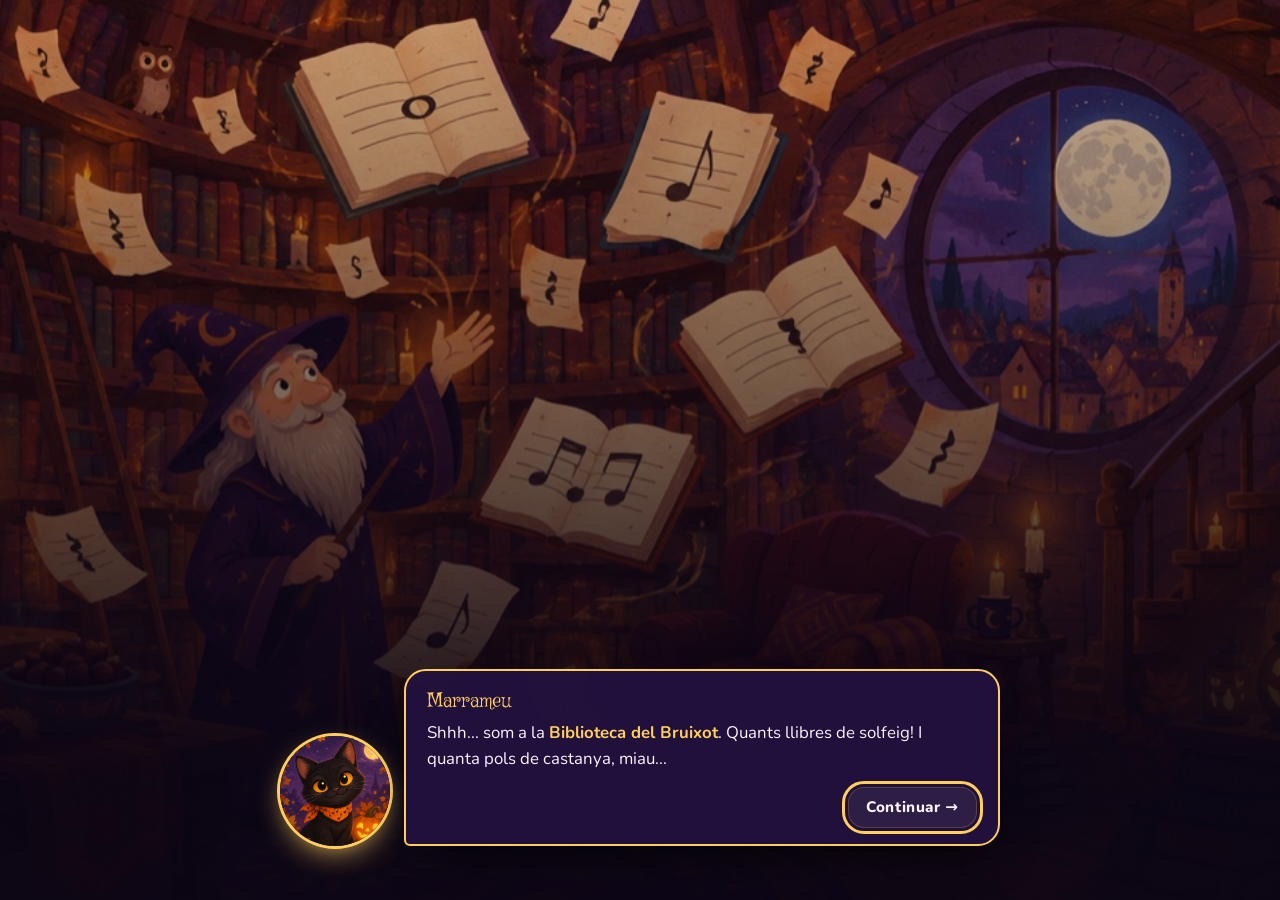
<file: jeroglific_castanyada.html>
<!DOCTYPE html>
<html lang="ca">
<head>
<meta charset="UTF-8">
<meta name="viewport" content="width=device-width, initial-scale=1">
<title>La Biblioteca del Bruixot · Escape Room de la Nit</title>
<link rel="stylesheet" href="comu.css?v=2">
<style>
    .j-h1 { font-size: clamp(1.7rem, 6vw, 2.6rem); }
    .j-intro { margin-bottom: 1rem; }
    .estrelles { color: var(--or); letter-spacing: .1em; }
    .j-xip.perill { border-color: var(--vermell); color: var(--vermell); }

    /* Prestatge de fusta darrere del tauler */
    .prestatge {
        border-radius: 20px; padding: 14px 10px; max-width: 560px; margin: 0 auto;
        background:
            repeating-linear-gradient(180deg, transparent 0 calc(33.33% - 8px), #5a2e12 calc(33.33% - 8px) 33.33%),
            linear-gradient(180deg, #3a2010, #2a170c);
        border: 1px solid var(--vora); box-shadow: inset 0 0 30px rgba(0, 0, 0, .6);
    }
    .tauler { display: grid; grid-template-columns: repeat(4, 1fr); gap: 10px; }
    .tauler.esternut { animation: j-tremola .5s 2; }

    /* ---------- Cartes amb gir 3D ---------- */
    .carta { aspect-ratio: 3 / 4; perspective: 800px; padding: 0; border-radius: 12px; }
    .carta .int {
        position: relative; display: block; width: 100%; height: 100%;
        transform-style: preserve-3d; -webkit-transform-style: preserve-3d;
        transition: transform .5s cubic-bezier(.3, 1.3, .5, 1);
    }
    .carta.girada .int, .carta.feta .int { transform: rotateY(180deg); }
    .carta .cara {
        position: absolute; inset: 0; border-radius: 12px; display: grid; place-items: center; text-align: center;
        backface-visibility: hidden; -webkit-backface-visibility: hidden; overflow: hidden;
    }
    /* Dors: tapa de llibre de pell amb ornament daurat */
    .carta .dors {
        background:
            radial-gradient(circle at 50% 50%, rgba(255, 207, 92, .25) 0 18%, transparent 19%),
            linear-gradient(135deg, var(--l1, #5b2a8c), var(--l2, #2d1250));
        border: 2px solid #c9a24a; box-shadow: inset 0 0 0 4px rgba(0, 0, 0, .25), inset 0 0 0 6px rgba(201, 162, 74, .5), 0 6px 12px -4px rgba(0, 0, 0, .8);
        font-size: clamp(1.3rem, 6vw, 1.8rem);
    }
    .tauler.f2 .dors { --l1: #2f6b45; --l2: #153523; }
    .carta .dors .j-icona-img { width: 52%; height: auto; }
    .carta:hover:not(.girada):not(.feta) .dors { filter: brightness(1.25); }
    .carta .face { transform: rotateY(180deg); padding: 4px; border: 2px solid #e2c48f; color: var(--tinta); }
    .carta .face .glif { font-size: clamp(2.1rem, 9vw, 3rem); line-height: 1; }
    .carta .face svg { width: 70%; }
    .carta .face .txt { font-weight: 800; font-size: clamp(.72rem, 3.3vw, 1rem); line-height: 1.15; overflow-wrap: anywhere; }
    .carta .face .txt.valor { font-family: var(--f-titol); font-weight: 400; font-size: clamp(.95rem, 4.4vw, 1.35rem); color: #5a2e12; }
    .carta.feta .face { border-color: var(--or); animation: brilla 1s ease-out; box-shadow: 0 0 0 3px var(--or), 0 0 22px rgba(255, 207, 92, .8); }
    .carta.feta { cursor: default; }
    .carta.j-entra { animation-fill-mode: backwards; }
    @keyframes brilla { 0% { filter: brightness(1.6); } 100% { filter: none; } }

    /* ---------- Fase 3: equivalències ---------- */
    .pregunta { padding: 1rem; text-align: center; font-size: 1.1rem; font-weight: 700; line-height: 2; margin-bottom: .8rem; }
    .pregunta .musica { font-size: 2rem; vertical-align: -.25em; }
    .pregunta b { color: #7a3b12; }
    .espelma { display: flex; align-items: center; gap: 8px; max-width: 320px; margin: 0 auto 1rem; font-size: 1.3rem; }
    .espelma .barra { flex: 1; height: 10px; border-radius: 99px; background: rgba(255, 255, 255, .1); overflow: hidden; }
    .espelma .barra i { display: block; height: 100%; width: 100%; background: linear-gradient(90deg, var(--carbassa), var(--or)); }
    .espelma.alerta .barra i { background: var(--vermell); }
    .equiv { grid-template-columns: repeat(2, 1fr); }
    .equiv .j-opcio { display: grid; justify-items: center; gap: 6px; min-height: 92px; color: var(--text); }
    .equiv .j-ritme { flex-wrap: wrap; justify-content: center; max-width: 100%; color: var(--lluna); }
    .equiv .num { font-size: .85rem; color: var(--suau); }
    .equiv .nomf { font-size: .8rem; color: var(--suau); }
    .equiv .mes { font-family: var(--f-text); font-size: .9rem; color: var(--suau); align-self: center; }
    /* Pantalla d'ordinador: 6 columnes perquè les 12 cartes hi càpiguen sense fer scroll */
    @media (min-width: 640px) {
        .prestatge {
            max-width: 820px;
            background:
                repeating-linear-gradient(180deg, transparent 0 calc(50% - 8px), #5a2e12 calc(50% - 8px) 50%),
                linear-gradient(180deg, #3a2010, #2a170c);
        }
        .tauler { grid-template-columns: repeat(6, 1fr); }
    }
    @media (max-width: 420px) {
        .tauler { gap: 7px; }
        .prestatge { padding: 10px 7px; }
        .equiv .j-ritme { font-size: 1.6rem !important; }
    }
</style>
</head>
<body>
<main class="j-main">
    <section class="j-panell">
        <h1 class="j-h1">La Biblioteca del Bruixot</h1>
        <p class="j-intro" id="consigna">Gira les cartes de dues en dues i troba les <b>parelles</b>.</p>
        <div class="j-hud" aria-live="polite">
            <span class="j-xip" id="hFase">📚 Llibre 1/3</span>
            <span class="j-xip" id="hTemps">⏱ 0:00</span>
            <span class="j-xip" id="hMov">🔄 0</span>
            <span class="j-xip" id="hPar">✨ 0/6</span>
            <span class="j-xip" id="hInt" title="Intents que queden en aquest llibre"></span>
            <span class="j-xip estrelles" id="hStar" aria-label="Estrelles">★★★</span>
        </div>
        <div class="j-progres"><i id="barra"></i></div>
        <div id="escena"></div>
    </section>
</main>

<script src="comu.js?v=2"></script>
<script>
/* Repte VI · La Biblioteca del Bruixot
   Memory en tres llibres: figura ↔ nom, figura ↔ valor (4/4) i equivalències ràpides. */
Joc.capcalera({ repte: 6, titol: 'La Biblioteca del Bruixot' });
const $ = Joc.$, F = Joc.FIGURES;
const escena = $('#escena');

// ======================================================================
// BANC DE FIGURES (el docent el pot ampliar o retallar).
// Llibre 1: cada partida en tria 6 d'aquestes per fer parelles figura ↔ nom.
// Llibre 2: cada partida tria 6 valors diferents i, per a cada valor, una figura (nota o silenci).
// Les claus són les de Joc.FIGURES.
// ======================================================================
const BANC_NOMS = ['rodona', 'blanca', 'blancaP', 'negra', 'negraP', 'corxera', 'semicorxera', 'sRodona', 'sBlanca', 'sNegra', 'sCorxera'];
const BANC_VALORS = ['rodona', 'sRodona', 'blancaP', 'blanca', 'sBlanca', 'negraP', 'negra', 'sNegra', 'corxera', 'sCorxera', 'semicorxera'];

// ======================================================================
// BANC D'EQUIVALÈNCIES (llibre 3; el docent el pot ampliar). Cada partida en tria 5.
//  · quantes: "Quantes <petita> caben en una <gran>?" (la resposta es calcula sola)
//  · suma:    "Quina combinació dura el mateix que <objectiu>?" (bona + 3 dolentes)
//  · quina:   "Quina figura dura el mateix que <combo>?" (bona entre 4 opcions)
// ======================================================================
const BANC_EQUIV = [
    { tipus: 'quantes', petita: 'corxera', gran: 'negra' },
    { tipus: 'quantes', petita: 'corxera', gran: 'blanca' },
    { tipus: 'quantes', petita: 'negra', gran: 'rodona' },
    { tipus: 'quantes', petita: 'semicorxera', gran: 'negra' },
    { tipus: 'quantes', petita: 'corxera', gran: 'rodona' },
    { tipus: 'quantes', petita: 'negra', gran: 'blanca' },
    { tipus: 'quantes', petita: 'blanca', gran: 'rodona' },
    { tipus: 'quantes', petita: 'semicorxera', gran: 'corxera' },
    { tipus: 'quantes', petita: 'corxera', gran: 'negraP' },
    { tipus: 'quantes', petita: 'negra', gran: 'blancaP' },
    { tipus: 'quantes', petita: 'semicorxera', gran: 'blanca' },
    { tipus: 'quantes', petita: 'sCorxera', gran: 'sNegra' },
    { tipus: 'suma', objectiu: 'rodona', bona: ['blanca', 'negra', 'negra'], dolentes: [['blanca', 'negra'], ['blanca', 'blanca', 'negra'], ['negra', 'negra', 'corxera']] },
    { tipus: 'suma', objectiu: 'blanca', bona: ['negra', 'corxera', 'corxera'], dolentes: [['negra', 'corxera'], ['negra', 'negra', 'negra'], ['corxera', 'corxera', 'corxera']] },
    { tipus: 'suma', objectiu: 'blancaP', bona: ['blanca', 'negra'], dolentes: [['blanca', 'corxera'], ['negra', 'negra'], ['blanca', 'blanca']] },
    { tipus: 'suma', objectiu: 'negraP', bona: ['negra', 'corxera'], dolentes: [['negra', 'negra'], ['corxera', 'corxera'], ['negra', 'semicorxera']] },
    { tipus: 'suma', objectiu: 'negra', bona: ['corxera', 'semicorxera', 'semicorxera'], dolentes: [['corxera', 'corxera', 'corxera'], ['semicorxera', 'semicorxera'], ['negra', 'corxera']] },
    { tipus: 'suma', objectiu: 'rodona', bona: ['blancaP', 'negra'], dolentes: [['blancaP', 'corxera'], ['blanca', 'negraP'], ['negraP', 'negraP']] },
    { tipus: 'quina', combo: ['negra', 'corxera'], bona: 'negraP', opcions: ['negraP', 'blanca', 'negra', 'blancaP'] },
    { tipus: 'quina', combo: ['blanca', 'negra'], bona: 'blancaP', opcions: ['blancaP', 'rodona', 'blanca', 'negraP'] },
    { tipus: 'quina', combo: ['corxera', 'corxera'], bona: 'negra', opcions: ['negra', 'corxera', 'blanca', 'semicorxera'] },
    { tipus: 'quina', combo: ['blanca', 'blanca'], bona: 'rodona', opcions: ['rodona', 'blancaP', 'blanca', 'negraP'] },
    { tipus: 'quina', combo: ['semicorxera', 'semicorxera'], bona: 'corxera', opcions: ['corxera', 'negra', 'semicorxera', 'negraP'] },
    { tipus: 'quina', combo: ['negra', 'negra', 'negra'], bona: 'blancaP', opcions: ['blancaP', 'rodona', 'blanca', 'negraP'] },
];

// ---------- Textos de figures ----------
const PLURAL = { rodona: 'rodones', blanca: 'blanques', negra: 'negres', corxera: 'corxeres', semicorxera: 'semicorxeres', sCorxera: 'silencis de corxera', sNegra: 'silencis de negra' };
const article = k => (F[k].silenci ? 'un ' : 'una ') + F[k].nom.toLowerCase();
const curt = v => ({ 4: '4', 3: '3', 2: '2', 1.5: '1½', 1: '1', .5: '½', .25: '¼' })[v];
const valorTxt = v => ({ 4: '4 temps', 3: '3 temps', 2: '2 temps', 1.5: '1 temps i ½', 1: '1 temps', .5: '½ temps', .25: '¼ de temps' })[v];

// Dibuix d'una figura. Els silencis de rodona i blanca es fan en SVG amb una línia,
// perquè sense pentagrama no es distingirien (la rodona penja, la blanca seu).
function figura(k) {
    if (k === 'sRodona' || k === 'sBlanca') {
        const y = k === 'sRodona' ? 20 : 13;
        return `<svg viewBox="0 0 40 34" aria-hidden="true"><line x1="2" x2="38" y1="20" y2="20" stroke="#2b1a0c" stroke-width="1.6"/>` +
            `<rect x="12" y="${y}" width="16" height="7" fill="#2b1a0c"/></svg>`;
    }
    return `<span class="musica glif" aria-hidden="true">${F[k].glif}</span>`;
}
// Figura petita dins d'un text (sense títol, per no donar pistes)
const figText = k => `<span class="musica">${F[k].glif}</span>`;

// ---------- Estat ----------
let E;
// Conseqüències: cada llibre de Memory té INTENTS moviments com a màxim (espelmes que s'apaguen).
// Al llibre 3 cal encertar-les totes: a la FALLADES_MAX-ena fallada (errada o espelma apagada), fracàs.
const N_PARELLES = 6, N_EQUIV = 5, INTENTS = 16, FALLADES_MAX = 2;
const estrelles = mov => mov <= 22 ? 3 : mov <= 27 ? 2 : 1;
const NOTES = [60, 62, 64, 67, 69, 72, 74];
// Pausa (pista o diàleg obert): l'espelma i el cronòmetre s'aturen i no es pot jugar
const pausat = () => !!(Joc.enPausa && Joc.enPausa());
let pausaDes = 0;
window.addEventListener('joc-pausa', () => { pausaDes = Date.now(); });
window.addEventListener('joc-repren', () => { if (E && pausaDes) E.inici += Date.now() - pausaDes; pausaDes = 0; });

function hud() {
    $('#hFase').textContent = `📚 Llibre ${E.fase}/3`;
    $('#hMov').textContent = `🔄 ${E.movTotal}`;
    $('#hPar').textContent = E.fase < 3 ? `✨ ${E.parelles}/${N_PARELLES}` : `❓ ${Math.min(E.q + 1, N_EQUIV)}/${N_EQUIV}`;
    const xi = $('#hInt');
    if (E.fase < 3) {
        xi.innerHTML = `${Joc.icona('espelma', 22)} ${E.intents} intents`;
        xi.classList.toggle('perill', E.intents <= 4);
    } else {
        const q = FALLADES_MAX - E.fallades;
        xi.innerHTML = 'Oportunitats ' + Array.from({ length: FALLADES_MAX }, (_, n) => Joc.icona('carbassa', 22, n < q ? '' : 'apagada')).join('');
        xi.classList.toggle('perill', q <= 1);
    }
    const s = estrelles(E.movTotal);
    $('#hStar').textContent = '★'.repeat(s) + '☆'.repeat(3 - s);
    const fet = E.fase === 1 ? E.parelles : E.fase === 2 ? N_PARELLES + E.parelles : 2 * N_PARELLES + E.q * 1.2;
    $('#barra').style.width = Math.min(100, fet / (2 * N_PARELLES + 6) * 100) + '%';
}
function rellotge() {
    clearInterval(E.tic);
    E.tic = setInterval(() => {
        if (pausat()) return; // cronòmetre aturat durant la pausa
        const s = Math.floor((Date.now() - E.inici) / 1000);
        $('#hTemps').textContent = `⏱ ${Math.floor(s / 60)}:${String(s % 60).padStart(2, '0')}`;
    }, 500);
}

// ================= LLIBRES 1 i 2: MEMORY =================
function cartesFase(fase) {
    let parells;
    if (fase === 1) {
        parells = Joc.barreja(BANC_NOMS).slice(0, N_PARELLES).map(k => ({ k, txt: F[k].nom, cls: 'txt' }));
    } else {
        // 6 valors diferents; per a cada valor, una figura a l'atzar (nota o silenci)
        const perValor = {};
        BANC_VALORS.forEach(k => (perValor[F[k].valor] = perValor[F[k].valor] || []).push(k));
        const valors = Joc.barreja(Object.keys(perValor)).slice(0, N_PARELLES);
        parells = valors.map(v => { const k = Joc.tria(perValor[v]); return { k, txt: valorTxt(F[k].valor), cls: 'txt valor' }; });
    }
    const cartes = [];
    parells.forEach((p, i) => {
        cartes.push({ par: i, k: p.k, html: figura(p.k), etiqueta: 'una figura musical' });
        cartes.push({ par: i, k: p.k, html: `<span class="${p.cls}">${p.txt}</span>`, etiqueta: p.txt });
    });
    return Joc.barreja(cartes);
}

function muntaMemory(fase) {
    E.fase = fase; E.parelles = 0; E.girades = []; E.bloc = false; E.seguides = 0; E.intents = INTENTS;
    $('#consigna').innerHTML = (fase === 1
        ? 'Llibre 1 · Uneix cada <b>figura</b> amb el seu <b>nom</b>.'
        : 'Llibre 2 · Uneix cada <b>figura</b> amb el seu <b>valor</b> en un compàs de <b>4/4</b>.') +
        ` Teniu <b>${INTENTS} intents</b>: si s’apaguen totes les espelmes, el bruixot us atrapa!`;
    const cartes = cartesFase(fase);
    escena.innerHTML = `<div class="prestatge"><div class="tauler f${fase}" id="tauler">${cartes.map((c, i) => `
        <button class="carta j-entra" data-par="${c.par}" data-k="${c.k}" data-et="${c.etiqueta}" aria-label="Llibre tancat" style="animation-delay:${i * 30}ms">
            <span class="int"><span class="cara dors" aria-hidden="true">${Joc.icona(fase === 1 ? 'lluna' : 'espelma', 48)}</span><span class="cara face j-paper">${c.html}</span></span>
        </button>`).join('')}</div></div>`;
    $('#tauler').addEventListener('click', e => {
        const c = e.target.closest('.carta');
        if (c) gira(c);
    });
    hud();
}

async function gira(c) {
    if (E.bloc || pausat() || c.classList.contains('girada') || c.classList.contains('feta')) return;
    Joc.so.clic();
    c.classList.add('girada');
    c.setAttribute('aria-label', c.dataset.et);
    E.girades.push(c);
    if (E.girades.length < 2) return;

    const [a, b] = E.girades;
    E.girades = []; E.movTotal++; E.intents--;
    if (a.dataset.par === b.dataset.par) {
        // Parella!
        E.parelles++; E.seguides = 0; E.ratxa++;
        [a, b].forEach(x => { x.classList.remove('girada'); x.classList.add('feta'); x.setAttribute('aria-label', x.dataset.et + ' (parella feta)'); });
        sonaParella(a.dataset.k);
        reaccioEncert();
        hud();
        if (E.parelles === N_PARELLES) { E.bloc = true; await Joc.espera(900); fiMemory(); }
        else if (E.intents <= 0) { E.bloc = true; await Joc.espera(700); atrapats(); }
    } else {
        E.bloc = true; E.seguides++; E.ratxa = 0;
        hud();
        await Joc.espera(950);
        [a, b].forEach(x => { x.classList.remove('girada'); x.setAttribute('aria-label', 'Llibre tancat'); });
        // Sense intents: el bruixot us atrapa i el repte torna a començar
        if (E.intents <= 0) return atrapats();
        if (E.intents === 3) Joc.diu('marrameu', 'Compte! Només queden <b>3 espelmes</b>... Pensa bé on era cada carta!', 3000);
        else if (E.seguides >= 3) esternut();
        E.bloc = false;
    }
}

// En fer parella sona una nota (llibre 1) o la figura amb la seva durada (llibre 2)
function sonaParella(k) {
    const t = Joc.so.ara(), f = F[k];
    if (E.fase === 1) {
        if (f.silenci) { Joc.so.cop('clic', t); Joc.so.cop('clic', t + .25); }
        else Joc.so.nota(NOTES[E.parelles % NOTES.length], { t, dur: .7, vol: .2 });
        Joc.so.nota(NOTES[E.parelles % NOTES.length] + 12, { t: t + .12, dur: .4, vol: .08 });
    } else {
        const negra = .45; // segons per temps (≈ 133 bpm)
        for (let b = 0; b < Math.ceil(f.valor); b++) Joc.so.cop('clic', t + b * negra, .7);
        if (!f.silenci) Joc.so.nota(72, { t, dur: f.valor * negra, vol: .2 });
    }
}

function reaccioEncert() {
    const n = E.parelles;
    if (E.ratxa === 3) Joc.diu('bruixot', 'Tres seguides! Aquesta pàgina anava aquí... i aquesta... i aquesta! Quina memòria!');
    else if (n === 3) Joc.diu(E.fase === 1 ? 'marrameu' : 'castanyera', E.fase === 1 ? 'Meitat del llibre endreçat! Miau-tingueu el ritme!' : 'Ja en teniu la meitat, bonics!');
    else if (E.ratxa === 2) Joc.diu('bruixot', Joc.tria(['Oh! Ara recordo on anava aquesta!', 'Ben trobat! Jo l’havia guardat dins la tetera...', 'Aquesta és la meva preferida... o era l’altra?']), 2600);
}

// Tres errades seguides: el bruixot esternuda (només fa tremolar el prestatge)
function esternut() {
    E.seguides = 0; E.sternuts++;
    Joc.diu('bruixot', Joc.tria([
        'Un moment, que em ve... a... aaa... <b>ATXÍS!</b> Ui, perdó!',
        'Això que busqueu és la... la... <b>ATXÍS!</b> Ai, la pols de castanya!',
        'No us preocupeu, jo ho tinc tot contro... <b>ATXÍS!</b> ...lat.',
    ]), 3200);
    Joc.so.cop('caixa'); Joc.so.cop('charles', Joc.so.ara() + .1);
    Joc.reinicia($('#tauler'), 'esternut');
}

// Fracàs: resta temps del rellotge global i el repte torna a començar des del llibre 1 amb cartes noves
function atrapats() {
    E.bloc = true;
    cancelAnimationFrame(E.raf);
    clearInterval(E.tic);
    Joc.fracas({
        motiu: E.fase < 3
            ? 'S’han apagat totes les espelmes del llibre... i us he atrapat entre les prestatgeries!'
            : 'Massa equivalències fallades... i us he atrapat entre les prestatgeries!',
        reinicia: comencaRepte,
    });
}

async function fiMemory() {
    if (E.fase === 1) {
        await Joc.dialeg([
            { qui: 'bruixot', text: 'Fantàstic! El primer llibre ja té cada nom al seu lloc. Ara el segon: cada figura amb el seu <b>valor</b> en un compàs de <b>4/4</b>.' },
            { qui: 'bruixot', text: 'Jo sempre dic que la negra amb punt val... val... <b>ATXÍS!</b> ...un temps i mig, això mateix. Escolteu com dura cada figura quan la trobeu!' },
        ], { boto: 'Obrir el llibre 2' });
        muntaMemory(2);
    } else {
        await Joc.dialeg([
            { qui: 'marrameu', text: `Dos llibres endreçats amb <b>${E.movTotal} moviments</b>! Miau-ravellós.` },
            { qui: 'bruixot', text: 'L’últim llibre és de comptes: les <b>equivalències</b>. Cal encertar-les <b>totes</b> abans que s’apagui l’espelma... jo sempre m’hi embolico!' },
            { qui: 'marrameu', text: 'Només teniu <b>una fallada</b> de marge (una errada o una espelma apagada). A la segona, el bruixot us atrapa!' },
        ], { boto: 'Obrir el llibre 3' });
        comencaEquiv();
    }
}

// ================= LLIBRE 3: EQUIVALÈNCIES =================
function triaEquiv() {
    // Almenys una de cada tipus i, si pot ser, cap de repetida respecte a l'intent anterior
    const usades = E.equivUsades || [];
    let banc = BANC_EQUIV.filter(q => !usades.includes(q));
    if (banc.length < 8 || ['quantes', 'suma', 'quina'].some(t => !banc.some(q => q.tipus === t))) banc = BANC_EQUIV;
    const de = t => Joc.barreja(banc.filter(q => q.tipus === t));
    const base = [de('quantes')[0], de('suma')[0], de('quina')[0]];
    const resta = Joc.barreja(banc.filter(q => !base.includes(q))).slice(0, N_EQUIV - 3);
    const tria = Joc.barreja([...base, ...resta]);
    E.equivUsades = [...usades, ...tria];
    return tria;
}

const fila = (claus, mida) => Joc.ritmeHTML(claus, { mida });
function prepara(Q) {
    if (Q.tipus === 'quantes') {
        const n = F[Q.gran].valor / F[Q.petita].valor;
        const alt = Joc.barreja([2, 3, 4, 6, 8].filter(x => x !== n)).slice(0, 3);
        return {
            html: `${F[Q.petita].silenci ? 'Quants' : 'Quantes'} ${figText(Q.petita)} <b>${PLURAL[Q.petita]}</b> caben en ${article(Q.gran).replace(/(\S+) (.*)/, `$1 ${figText(Q.gran)} <b>$2</b>`)}?`,
            opcions: [n, ...alt].map(x => ({ ok: x === n, html: `${fila(Array(x).fill(Q.petita), 1.6)}<span class="num">${x}</span>` })),
            explica: `${article(Q.gran)} = ${valorTxt(F[Q.gran].valor)} = ${n} × ${curt(F[Q.petita].valor)}`,
        };
    }
    if (Q.tipus === 'suma') {
        return {
            html: `Quina combinació dura el mateix que ${article(Q.objectiu).replace(/(\S+) (.*)/, `$1 ${figText(Q.objectiu)} <b>$2</b>`)}?`,
            opcions: [{ ok: true, html: fila(Q.bona, 1.9) }, ...Q.dolentes.map(d => ({ ok: false, html: fila(d, 1.9) }))],
            explica: `${Q.bona.map(k => curt(F[k].valor)).join(' + ')} = ${valorTxt(F[Q.objectiu].valor)}`,
        };
    }
    return {
        html: `Quina figura sola dura el mateix que ${fila(Q.combo, 2)} junts?`,
        opcions: Q.opcions.map(k => ({ ok: k === Q.bona, html: `${fila([k], 2.4)}<span class="nomf">${F[k].nom}</span>` })),
        explica: `${Q.combo.map(k => curt(F[k].valor)).join(' + ')} = ${valorTxt(F[Q.bona].valor)}: ${article(Q.bona)}`,
    };
}

function comencaEquiv() {
    E.fase = 3; E.q = 0; E.fallades = 0; E.preguntes = triaEquiv();
    $('#consigna').innerHTML = 'Llibre 3 · <b>Equivalències</b>: encerta-les totes abans que s’apagui l’espelma. Només hi ha <b>una fallada</b> de marge!';
    escena.innerHTML = `
        <div class="espelma" id="espelma">${Joc.icona('espelma', 30)}<div class="barra"><i id="flama"></i></div></div>
        <div class="pregunta j-paper" id="preg"></div>
        <div class="j-opcions equiv" id="opc"></div>`;
    $('#opc').addEventListener('click', e => {
        const b = e.target.closest('.j-opcio');
        if (b && !b.disabled) respon(b);
    });
    pregunta();
}

const DURADA_Q = 25000;
function pregunta() {
    const P = prepara(E.preguntes[E.q]);
    E.P = P; E.bloc = false;
    $('#preg').innerHTML = P.html;
    Joc.reinicia($('#preg'), 'j-entra');
    $('#opc').innerHTML = Joc.barreja(P.opcions).map(o => `<button class="j-opcio" data-ok="${o.ok ? 1 : 0}">${o.html}</button>`).join('');
    hud();
    encenEspelma();
}
// Espelma: temps límit de cada pregunta (es torna a encendre si s'apaga i encara hi ha marge)
function encenEspelma() {
    cancelAnimationFrame(E.raf);
    E.bloc = false;
    let fi = performance.now() + DURADA_Q, abans = performance.now();
    const pas = ara => {
        if (E.bloc) return;
        if (pausat()) fi += ara - abans; // en pausa, l'espelma no es consumeix
        abans = ara;
        const queda = fi - ara;
        $('#flama').style.width = Math.max(0, queda / DURADA_Q * 100) + '%';
        $('#espelma').classList.toggle('alerta', queda < 6000);
        if (queda <= 0 && !pausat()) return respon(null);
        E.raf = requestAnimationFrame(pas);
    };
    E.raf = requestAnimationFrame(pas);
}

// Cal encertar cada pregunta: una errada o una espelma apagada és una fallada i es torna a provar
async function respon(b) {
    if (E.bloc || pausat()) return;
    const opcions = [...$('#opc').children];
    const bona = opcions.find(o => o.dataset.ok === '1');
    if (b && b === bona) {
        E.bloc = true;
        cancelAnimationFrame(E.raf);
        opcions.forEach(o => { o.disabled = true; });
        Joc.so.be(); b.classList.add('be');
        Joc.toast('✔ ' + E.P.explica, 'be');
        if (E.q === 2) Joc.diu('bruixot', 'Tres de tres! Ho apuntaré... on he deixat la ploma?');
        await Joc.espera(1700);
        E.q++;
        if (E.q < N_EQUIV) return pregunta();
        hud();
        return fiEquiv();
    }
    // Fallada
    E.fallades++;
    Joc.so.malament();
    hud();
    Joc.reinicia($('#hInt'), 'j-tremola');
    if (E.fallades >= FALLADES_MAX) { opcions.forEach(o => { o.disabled = true; }); return atrapats(); }
    if (b) {
        b.classList.add('malament'); b.disabled = true;
        Joc.diu('marrameu', 'Miau-gairebé! Pensa en <b>temps</b>: corxera ½, negra 1, blanca 2, rodona 4. El punt suma la meitat.', 4500);
    } else {
        Joc.diu('marrameu', 'S’ha apagat l’espelma! L’encenc un cop més... però és l’última oportunitat!', 3500);
        encenEspelma();
    }
}

async function fiEquiv() {
    clearInterval(E.tic);
    const s = Math.floor((Date.now() - E.inici) / 1000);
    const est = estrelles(E.movTotal);
    Joc.guanya({
        repte: 6,
        missatge: `<span class="estrelles" style="font-size:1.6rem">${'★'.repeat(est)}${'☆'.repeat(3 - est)}</span><br>` +
            `<b>${E.movTotal}</b> moviments · equivalències amb ${E.fallades} fallades · ${Math.floor(s / 60)} min ${s % 60} s · ${E.sternuts} esternuts`,
        resum: 'En 4/4: rodona 4 temps, blanca 2, negra 1, corxera ½, semicorxera ¼. El <b>punt</b> afegeix la meitat del valor: blanca amb punt 3, negra amb punt 1 i ½.',
        epileg: [
            { qui: 'bruixot', text: 'Quina memòria teniu! Les pàgines tornen a estar al seu lloc... Un moment. <i>Sniff, sniff...</i> Feu olor de <b>castanyes torrades</b>?' },
            { qui: 'bruixot', text: 'Oh, no! M’he deixat el calder al foc i se m’ha d’omplir abans que... a... <b>ATXÍS!</b> Me’n vaig corrents a la cuina!' },
            { qui: 'marrameu', text: 'Ha sortit volant amb l’escombra! Aquest bruixot és més despistat que dolent... Seguim-lo cap al <b>Repte VII: la Cuina del Calder</b>, miau!' },
        ],
    });
}

// ---------- Inici ----------
(async () => {
    E = { fase: 1, parelles: 0, movTotal: 0, seguides: 0, ratxa: 0, sternuts: 0, q: 0, fallades: 0, intents: INTENTS, girades: [], bloc: true, inici: Date.now() };
    hud();
    await Joc.dialeg([
        { qui: 'marrameu', text: 'Shhh... som a la <b>Biblioteca del Bruixot</b>. Quants llibres de solfeig! I quanta pols de castanya, miau...' },
        { qui: 'bruixot', text: 'Oh! Visitants! Benvinguts, sóc el Bruixot Estor... a... aaa... <b>ATXÍS!</b> ...Estornut. Perdó, és la pols.' },
        { qui: 'bruixot', text: 'Estava endreçant els meus llibres de figures musicals i, amb l’esternut, les pàgines s’han barrejat. Ara no trobo res! On he deixat les ulleres...? Ah, les porto posades.' },
        { qui: 'marrameu', text: `Gireu les cartes de dues en dues i trobeu les <b>parelles</b>: primer figura ↔ <b>nom</b>, després figura ↔ <b>valor</b>. Cada llibre té <b>${INTENTS} espelmes</b> i cada intent n’apaga una. Si s’apaguen totes... el bruixot us atrapa i tornem a començar!` },
    ], { boto: 'Obrir el llibre 1' });
    comencaRepte();
})();

// Comença (o recomença després d'un fracàs) des del llibre 1, amb cartes i preguntes noves
function comencaRepte() {
    clearInterval(E && E.tic);
    cancelAnimationFrame(E && E.raf);
    E = { fase: 1, parelles: 0, movTotal: 0, seguides: 0, ratxa: 0, sternuts: 0, q: 0, fallades: 0, intents: INTENTS, girades: [], bloc: false, inici: Date.now() };
    rellotge();
    muntaMemory(1);
}
</script>
</body>
</html>
</file>
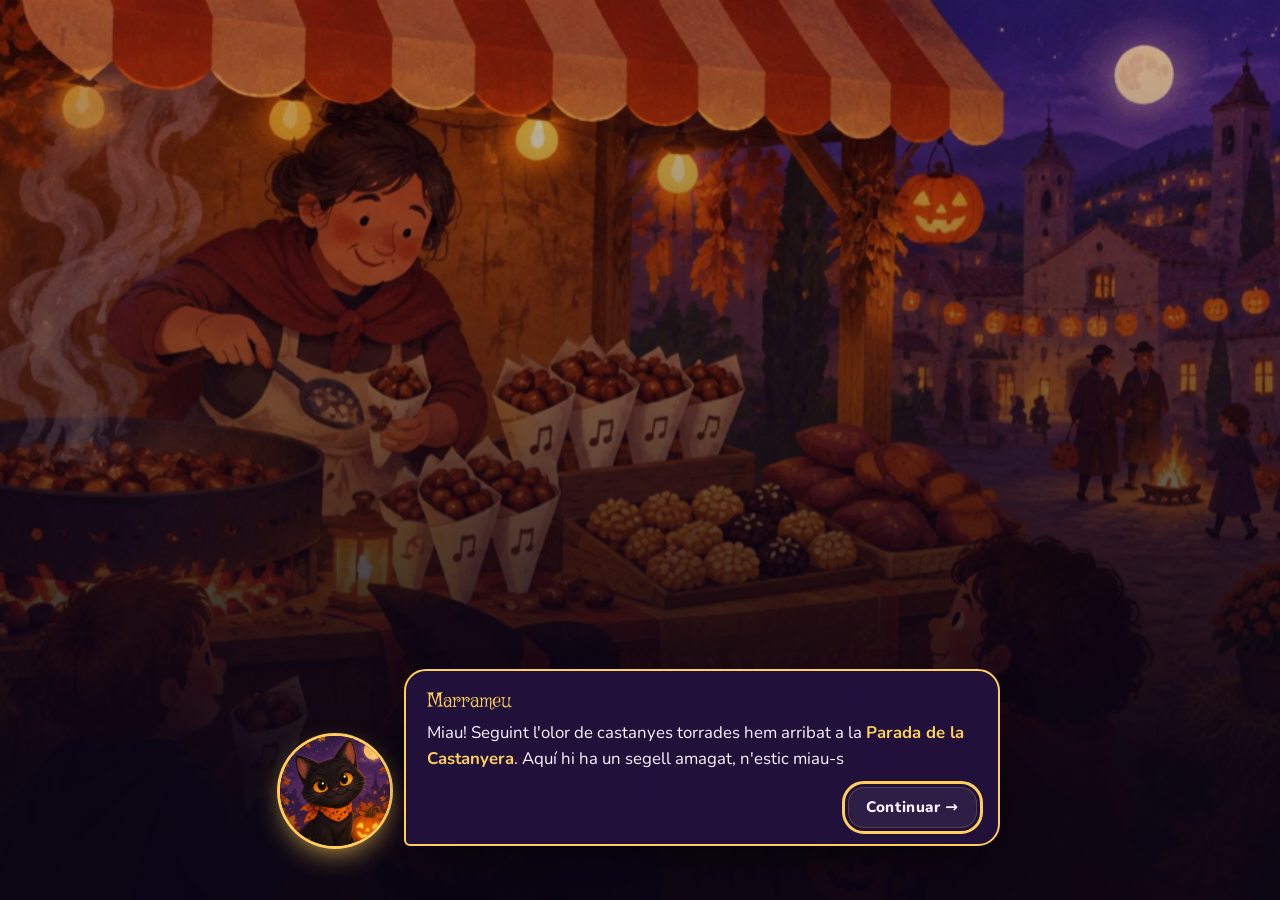
<file: lapsuspoeta.html>
<!DOCTYPE html>
<html lang="ca">
<head>
<meta charset="UTF-8">
<meta name="viewport" content="width=device-width, initial-scale=1">
<title>La Parada de la Castanyera</title>
<link rel="stylesheet" href="comu.css?v=2">
<style>
    /* ---------- Parada: Castanyera + torradora ---------- */
    .parada { display: flex; align-items: center; gap: 14px; margin-bottom: 1rem; flex-wrap: wrap; justify-content: center; }
    .parada-castanyera { display: flex; align-items: center; gap: 10px; flex: 1 1 260px; min-width: 0; }
    .parada-castanyera .j-retrat span { font-size: 2rem; }
    .bombolla {
        position: relative; flex: 1; min-width: 0; padding: .65rem .9rem; border-radius: 16px 16px 16px 4px;
        background: rgba(34, 17, 61, .9); border: 2px solid #ff9a4a; font-size: .95rem; line-height: 1.4; min-height: 3.2em;
    }
    .bombolla b { color: var(--or); }

    .torradora { position: relative; flex: 0 0 auto; padding: 8px 10px 26px; }
    .castanyes { position: relative; z-index: 2; display: flex; gap: 4px; justify-content: center; }
    .paella {
        position: absolute; left: 0; right: 0; bottom: 14px; height: 30px; z-index: 1;
        border-radius: 0 0 50% 50% / 0 0 100% 100%;
        background: radial-gradient(circle, #0c0710 2px, transparent 2.6px) 0 0 / 12px 10px, linear-gradient(180deg, #4a4150, #231c28);
        box-shadow: inset 0 3px 0 rgba(255, 255, 255, .15);
    }
    .paella::after { content: ''; position: absolute; right: -34px; top: 8px; width: 38px; height: 7px; border-radius: 4px; background: #2e2433; }
    .foc { position: absolute; left: 0; right: 0; bottom: -6px; display: flex; justify-content: space-around; font-size: 1.05rem; z-index: 0; }
    .foc span { animation: flama .5s ease-in-out infinite alternate; transform-origin: 50% 100%; }
    .foc span:nth-child(2n) { animation-delay: .25s; }
    @keyframes flama { to { transform: scaleY(1.25) translateY(-2px); opacity: .8; } }

    .castanya { position: relative; width: 40px; height: 40px; }
    .castanya img { width: 100%; height: 100%; display: block; transition: filter .8s, opacity .8s; }
    /* castanya cremada: la mateixa icona enfosquida fins a negre */
    .castanya.cremada img { filter: brightness(.16) saturate(.3) drop-shadow(0 2px 4px rgba(0, 0, 0, .6)); }
    .castanya.cremant img { animation: crema .7s; }
    @keyframes crema { 0% { filter: drop-shadow(0 0 0 #ff8a1f); } 30% { filter: drop-shadow(0 0 10px #ff8a1f); transform: scale(1.15) rotate(-8deg); } 60% { transform: rotate(8deg); } }
    /* fumet que surt de les castanyes cremades */
    .fum { position: absolute; left: 50%; top: 0; width: 12px; height: 12px; margin-left: -6px; border-radius: 50%; background: rgba(210, 200, 220, .55); filter: blur(2px); opacity: 0; pointer-events: none; }
    .castanya.cremada .fum { animation: fum 2.4s ease-out infinite; }
    .castanya.cremada .fum:nth-of-type(2) { animation-delay: .8s; }
    .castanya.cremada .fum:nth-of-type(3) { animation-delay: 1.6s; }
    @keyframes fum { 0% { opacity: .7; transform: translate(0, 0) scale(.6); } 100% { opacity: 0; transform: translate(8px, -36px) scale(1.8); } }

    /* ---------- Pista (definició) ---------- */
    .pista { padding: .9rem 1.1rem; margin-bottom: 1rem; text-align: center; }
    .pista small { display: inline-block; font-weight: 800; font-size: .72rem; letter-spacing: .12em; text-transform: uppercase; color: #8a4b24; margin-bottom: .25rem; }
    .pista p { font-size: 1.08rem; line-height: 1.45; font-weight: 600; }

    /* ---------- Caselles de la paraula ---------- */
    .caselles { --n: 8; display: flex; flex-wrap: wrap; justify-content: center; gap: 10px 18px; margin: .4rem 0 1.2rem; min-height: 3.4rem; }
    .mot { display: flex; gap: 4px; }
    .casella {
        width: min(42px, calc((min(100vw, 860px) - 64px - (var(--n) - 1) * 4px) / var(--n)));
        aspect-ratio: 4 / 5; display: grid; place-items: center;
        border-radius: 10px; background: rgba(246, 232, 200, .1); border: 2px solid var(--vora); border-bottom: 3px solid var(--or);
        font-weight: 800; font-size: clamp(1rem, 4.6vw, 1.55rem); color: var(--text); padding: 0;
    }
    .casella.plena { background: var(--paper); color: var(--tinta); border-color: #e2c193; }
    .casella.plena.j-pop { animation: j-pop .35s; }
    .casella.fixa { background: rgba(111, 220, 140, .25); color: var(--text); border-color: var(--verd); }
    .casella.revelada { background: rgba(255, 122, 107, .18); color: var(--vermell); border-color: var(--vermell); }
    .caselles.guanyat .casella { background: rgba(111, 220, 140, .3); color: var(--text); border-color: var(--verd); }
    button.casella:not(:disabled):hover { border-color: var(--carbassa); }

    /* ---------- Teclat en pantalla ---------- */
    .teclat { display: grid; gap: 6px; max-width: 560px; margin: 0 auto; }
    .fila { display: grid; grid-template-columns: repeat(10, 1fr); gap: 4px; }
    .fila.curta { grid-template-columns: repeat(7, 1fr); padding: 0 15%; }
    .tecla {
        height: 46px; min-width: 0; border-radius: 10px; font-weight: 800; font-size: 1.05rem;
        background: var(--pedra-2); border: 1px solid var(--vora); box-shadow: 0 3px 0 rgba(0, 0, 0, .35);
        transition: background .2s, transform .1s;
    }
    .tecla:hover:not(:disabled) { background: rgba(255, 138, 31, .25); }
    .tecla:active:not(:disabled) { transform: translateY(2px); box-shadow: none; }
    .tecla.si { background: rgba(111, 220, 140, .35); border-color: var(--verd); }
    .tecla.no { background: rgba(0, 0, 0, .3); color: rgba(255, 255, 255, .3); border-color: transparent; box-shadow: none; text-decoration: line-through; }

    /* ---------- Lletres desordenades (castanyes amb lletra) ---------- */
    .llavors { display: flex; flex-wrap: wrap; justify-content: center; gap: 10px; max-width: 560px; margin: 0 auto; min-height: 64px; }
    .llavor {
        position: relative; width: 56px; height: 58px; padding-top: 6px;
        border-radius: 50% 50% 46% 46% / 58% 58% 42% 42%;
        background: radial-gradient(circle at 34% 28%, rgba(255, 255, 255, .35), transparent 30%),
                    linear-gradient(180deg, #9b5a2e 0%, #7a3f1c 66%, #e2c193 67%, #c9a370 100%);
        box-shadow: 0 4px 0 #4a230d, 0 8px 16px -6px rgba(0, 0, 0, .7);
        color: #fff4d6; font-weight: 800; font-size: 1.35rem; text-shadow: 0 2px 0 rgba(0, 0, 0, .4);
        transition: transform .15s, opacity .2s;
    }
    .llavor:hover:not(:disabled) { transform: translateY(-3px) rotate(-4deg); }
    .llavor:active:not(:disabled) { transform: translateY(1px); }
    .llavor.usada { opacity: 0; pointer-events: none; transform: scale(.6); }

    /* ---------- Botons d'acció ---------- */
    .accions { display: flex; flex-wrap: wrap; justify-content: center; gap: 10px; margin-top: 1.2rem; }
    .accions .j-boto { padding: .7rem 1.1rem; }
    .amagat { display: none !important; }

    @media (max-width: 520px) {
        .tecla { height: 42px; font-size: .95rem; border-radius: 8px; }
        .fila.curta { padding: 0 10%; }
        .castanya { width: 34px; height: 34px; }
        .llavor { width: 50px; height: 52px; font-size: 1.2rem; }
    }
</style>
</head>
<body>
<main class="j-main">
    <section class="j-panell">
        <h1 class="j-h1">La Parada de la Castanyera</h1>
        <p class="j-intro" id="intro">Endevineu les <b>paraules musicals</b> embolicades a les paperines abans que es cremin totes les castanyes.</p>

        <div class="j-hud">
            <span class="j-xip" id="xRonda">Ronda 1 · Penjat</span>
            <span class="j-xip" id="xParaula">1/8</span>
            <span class="j-xip" id="xEncerts">✅ 0</span>
            <span class="j-xip" id="xRatxa">🔥 Ratxa 0</span>
            <span class="j-xip" id="xPunts">⭐ 0</span>
        </div>
        <div class="j-progres"><i id="barra"></i></div>

        <div class="parada">
            <div class="parada-castanyera">
                <span id="retrat"></span>
                <div class="bombolla" id="frase" aria-live="polite">Benvinguts a la parada!</div>
            </div>
            <div class="torradora" aria-label="Castanyes que queden">
                <div class="castanyes" id="castanyes"></div>
                <div class="paella"></div>
                <div class="foc" aria-hidden="true"><span>🔥</span><span>🔥</span><span>🔥</span><span>🔥</span></div>
            </div>
        </div>

        <div class="pista j-paper">
            <small id="tema">Pista</small>
            <p id="definicio">…</p>
        </div>

        <div class="caselles" id="caselles" aria-label="Paraula"></div>

        <div id="zona"></div>

        <div class="accions">
            <button class="j-boto lila" id="bPista">💡 Pista extra (−1 <img class="j-icona-img" src="img/icones/castanya.png" alt="castanya" width="22" height="22" draggable="false">)</button>
            <button class="j-boto fantasma amagat" id="bDesfer">↩ Desfer</button>
            <button class="j-boto verd amagat" id="bSeguent">Següent paperina →</button>
        </div>
    </section>
</main>

<script src="comu.js?v=2"></script>
<script>
(() => {
    const { $ } = Joc;

    // ---------- BANC DE PARAULES (definicions per a 2n/3r d'ESO) ----------
    // Docent: podeu ampliar aquest banc afegint-hi línies { p: 'PARAULA', t: tema, d: 'definició' }.
    // A cada partida se'n trien 8 a l'atzar (5 per al penjat i 3 per a les lletres desordenades).
    // Les paraules amb espais (p. ex. CLAU DE SOL) només surten al penjat; les desordenades han de tenir 5–9 lletres.
    const RITME = 'Figures i ritme', LLENG = 'Notes i llenguatge musical', INSTR = 'Instruments';
    const BANC = [
        { p: 'PENTAGRAMA', t: LLENG, d: 'Les cinc línies i els quatre espais on escrivim les notes.' },
        { p: 'CLAU DE SOL', t: LLENG, d: 'Signe del principi del pentagrama que indica que la nota de la segona línia és Sol.' },
        { p: 'ESCALA', t: LLENG, d: 'Successió ordenada de notes: Do, Re, Mi, Fa, Sol, La, Si…' },
        { p: 'OCTAVA', t: LLENG, d: 'Distància entre una nota i la següent que té el mateix nom, més aguda o més greu.' },
        { p: 'SOSTINGUT', t: LLENG, d: 'Alteració que fa sonar una nota mig to més aguda.' },
        { p: 'BEMOLL', t: LLENG, d: 'Alteració que fa sonar una nota mig to més greu.' },
        { p: 'MELODIA', t: LLENG, d: 'Successió de notes, una darrere l\'altra, que forma una frase musical que es pot cantar.' },
        { p: 'PLICA', t: RITME, d: 'Pal vertical que porten moltes figures, com la blanca, la negra o la corxera.' },
        { p: 'NEGRA', t: RITME, d: 'Figura que dura un temps en un compàs de 4/4.' },
        { p: 'BLANCA', t: RITME, d: 'Figura de cap buit i amb plica que dura dos temps (com dues negres).' },
        { p: 'RODONA', t: RITME, d: 'Figura sense plica que dura quatre temps: omple tot un compàs de 4/4.' },
        { p: 'CORXERA', t: RITME, d: 'Figura que dura mig temps: en calen dues per fer una negra.' },
        { p: 'SEMICORXERA', t: RITME, d: 'Figura que dura un quart de temps: en calen quatre per fer una negra.' },
        { p: 'SILENCI', t: RITME, d: 'Signe que indica que, durant una estona, no ha de sonar cap nota.' },
        { p: 'PUNTET', t: RITME, d: 'Signe que, posat a la dreta d\'una figura, li suma la meitat del seu valor.' },
        { p: 'COMPÀS', t: RITME, d: 'Grup de temps que es repeteix; al pentagrama se separa amb línies divisòries.' },
        { p: 'PULSACIÓ', t: RITME, d: 'Batec regular i constant de la música, com el del cor.' },
        { p: 'METRÒNOM', t: RITME, d: 'Aparell que marca la pulsació a la velocitat que triem.' },
        { p: 'XILÒFON', t: INSTR, d: 'Instrument de percussió afinada amb làmines de fusta que es toquen amb baquetes.' },
        { p: 'TIMBAL', t: INSTR, d: 'Instrument de percussió en forma de calder, cobert amb una pell, que es toca amb baquetes.' },
        { p: 'VIOLÍ', t: INSTR, d: 'El més petit i agut de la corda fregada: es toca amb arc i recolzat a l\'espatlla.' },
        { p: 'VIOLONCEL', t: INSTR, d: 'Instrument gran de corda fregada que es toca assegut, amb la punta recolzada a terra.' },
        { p: 'TROMPETA', t: INSTR, d: 'Instrument agut de vent metall que canvia de nota amb tres pistons.' },
        { p: 'FLAUTA', t: INSTR, d: 'Instrument de vent fusta que sona quan hi bufem; a classe en toquem la de bec.' },
        { p: 'CLARINET', t: INSTR, d: 'Instrument de vent fusta, de tub negre, que sona fent vibrar una sola canya.' },
        { p: 'TROMBÓ', t: INSTR, d: 'Instrument de vent metall que canvia de nota allargant i escurçant una vara.' },
        { p: 'ARPA', t: INSTR, d: 'Gran instrument de corda pinçada, de forma triangular, que es toca amb els dits.' },
        { p: 'PERCUSSIÓ', t: INSTR, d: 'Família d\'instruments que sonen quan els colpegem, els sacsegem o els freguem.' },
        { p: 'GUITARRA', t: INSTR, d: 'Instrument de corda pinçada amb sis cordes i un forat rodó a la caixa.' },
        { p: 'TUBA', t: INSTR, d: 'L\'instrument més greu de la família del vent metall.' },
        { p: 'FAGOT', t: INSTR, d: 'Instrument greu de vent fusta, de doble canya i amb un tub llarg doblegat.' },
        { p: 'PIANO', t: INSTR, d: 'Instrument de teclat en què uns martellets colpegen les cordes.' },
    ];

    // Cal encertar les 8 paperines. Si es cremen les 6 castanyes d'una paperina → fracàs i es torna a començar.
    const N_R1 = 5, N_R2 = 3, TOTAL = N_R1 + N_R2, MAX_C = 6;

    // Lletra base: treu accents i converteix Ç en C (À→A, É→E, Ç→C...)
    const base = ch => ch.normalize('NFD').replace(/[̀-ͯ]/g, '').toUpperCase();

    // ---------- Estat ----------
    const st = {};
    const el = {
        caselles: $('#caselles'), zona: $('#zona'), castanyes: $('#castanyes'), frase: $('#frase'),
        definicio: $('#definicio'), tema: $('#tema'), bPista: $('#bPista'), bDesfer: $('#bDesfer'), bSeguent: $('#bSeguent'),
    };
    $('#retrat').innerHTML = Joc.retrat('castanyera', 64);

    // ---------- Frases de la Castanyera (bombolla del panell) ----------
    const FRASES = {
        be: ['Aquesta hi és!', 'Ben vist!', 'Així m\'agrada!', 'Com qui pela una castanya!', 'Quina vista, criatures!'],
        malament: ['Uix, aquesta no hi és…', 'Ai, ai, que es crema!', 'Fumet, fumet…', 'Aquesta lletra no toca!', 'Compte, que la torradora crema!'],
        resolt: ['Paperina desembolicada!', 'Molt bé! Aquesta ja és vostra.', 'Bravo! Quina traça!'],
        perfecte: ['Ni una castanya cremada! Sou uns cracs.', 'Perfecte, i amb totes les castanyes senceres!'],
    };
    const frase = html => { el.frase.innerHTML = html; Joc.reinicia(el.frase, 'j-pop'); };

    // ---------- HUD ----------
    function hud() {
        $('#xRonda').textContent = st.ronda === 1 ? 'Ronda 1 · Penjat' : 'Ronda 2 · Desordenades';
        $('#xParaula').innerHTML = `${Joc.icona('paperina', 22)} ${Math.min(st.idx + 1, TOTAL)}/${TOTAL}`;
        $('#xEncerts').textContent = `✅ ${st.encertades}`;
        $('#xRatxa').textContent = `🔥 Ratxa ${st.ratxa}`;
        $('#xPunts').textContent = `⭐ ${st.punts}`;
        $('#barra').style.width = `${(st.idx / TOTAL) * 100}%`;
        el.bPista.disabled = st.estat !== 'jugant' || st.castanyes <= 1;
    }

    // ---------- Torradora ----------
    function dibuixaTorradora() {
        el.castanyes.innerHTML = Array.from({ length: MAX_C }, () =>
            `<div class="castanya">${Joc.icona('castanya', 40)}<span class="fum"></span><span class="fum"></span><span class="fum"></span></div>`).join('');
        el.castanyes.parentElement.setAttribute('aria-label', `Queden ${MAX_C} castanyes`);
    }
    // Crema una castanya. Retorna true si encara en queden.
    function crema() {
        st.castanyes--;
        const c = el.castanyes.children[MAX_C - st.castanyes - 1];
        if (c) { c.classList.add('cremada'); Joc.reinicia(c, 'cremant'); }
        el.castanyes.parentElement.setAttribute('aria-label', `Queden ${st.castanyes} castanyes`);
        Joc.so.malament();
        hud();
        if (st.castanyes === 1) frase('Compte, que <b>només queda una castanya</b>!');
        if (st.castanyes <= 0) { fallada(); return false; }
        return true;
    }

    // ---------- Partida ----------
    function comenca() {
        Object.assign(st, { ronda: 1, idx: 0, encertades: 0, punts: 0, ratxa: 0, castanyes: MAX_C, estat: 'carregant' });
        const r1 = Joc.barreja(BANC).slice(0, N_R1);
        const aptes = BANC.filter(x => !r1.includes(x) && !x.p.includes(' ') && x.p.length >= 5 && x.p.length <= 9);
        const r2 = Joc.barreja(aptes).slice(0, N_R2);
        st.llista = [...r1.map(x => ({ ...x, ronda: 1 })), ...r2.map(x => ({ ...x, ronda: 2 }))];
        carrega(0);
    }

    async function carrega(i) {
        st.idx = i;
        st.paraula = st.llista[i];
        st.estat = 'carregant';
        if (st.paraula.ronda === 2 && st.ronda === 1) {
            st.ronda = 2;
            hud();
            await Joc.dialeg([
                { qui: 'castanyera', text: 'Mireu quina ventada! Les últimes <b>3 paperines</b> s\'han estripat i les lletres han rodolat per la parada com castanyes.' },
                { qui: 'castanyera', text: 'Toqueu les castanyes <b>en l\'ordre correcte</b> per refer cada paraula. Si us equivoqueu, el botó <b>Desfer</b> torna enrere l\'última lletra (o toqueu una casella per treure-la).' },
                { qui: 'marrameu', text: 'Quan ompliu totes les caselles, la Castanyera la comprova. Si no és bona, <b>es crema una castanya</b>, però les lletres ben posades s\'hi queden. I recordeu: si es cremen totes, el bruixot ens atrapa! Miau, a pensar!' },
            ], { boto: 'A ordenar!' });
        }
        st.castanyes = MAX_C;
        dibuixaTorradora();
        el.tema.textContent = `Pista · ${st.paraula.t}`;
        el.definicio.textContent = st.paraula.d;
        el.caselles.classList.remove('guanyat');
        el.bSeguent.classList.add('amagat');
        el.bDesfer.classList.toggle('amagat', st.ronda === 1);
        if (st.ronda === 1) muntaPenjat(); else muntaDesordenades();
        frase(st.ronda === 1
            ? `Paperina ${i + 1}: llegiu la pista i proveu lletres!`
            : `Paperina ${i + 1}: ordeneu les castanyes!`);
        st.estat = 'jugant';
        // Les castanyes s'han pintat mentre l'estat era 'carregant' (desactivades): cal tornar-les a pintar
        if (st.ronda === 2) pintaDesordenades();
        hud();
    }

    // Caselles: agrupa per mots perquè "CLAU DE SOL" es parteixi bé
    function dibuixaCaselles(boto = false) {
        const mots = st.paraula.p.split(' ');
        el.caselles.style.setProperty('--n', Math.max(6, ...mots.map(m => m.length)));
        let k = 0;
        el.caselles.innerHTML = mots.map(m => `<div class="mot">${[...m].map(() => {
            const html = boto ? `<button class="casella" data-k="${k}" aria-label="Casella ${k + 1}"></button>` : `<span class="casella" data-k="${k}"></span>`;
            k++; return html;
        }).join('')}</div>`).join('');
    }
    const lletres = () => [...st.paraula.p.replace(/ /g, '')];
    const casella = k => el.caselles.querySelector(`[data-k="${k}"]`);

    // ================= RONDA 1: PENJAT =================
    const FILES = ['QWERTYUIOP', 'ASDFGHJKLÇ', 'ZXCVBNM'];
    function muntaPenjat() {
        st.provades = new Set();
        st.necessaries = new Set(lletres().map(base));
        dibuixaCaselles();
        el.zona.innerHTML = `<div class="teclat" role="group" aria-label="Teclat">${FILES.map((f, n) =>
            `<div class="fila ${n === 2 ? 'curta' : ''}">${[...f].map(l =>
                `<button class="tecla" data-b="${base(l)}" data-l="${l}">${l}</button>`).join('')}</div>`).join('')}</div>`;
        el.zona.querySelectorAll('.tecla').forEach(t => t.addEventListener('click', () => endevina(t.dataset.b)));
    }
    function marcaTecla(b, si) {
        el.zona.querySelectorAll(`.tecla[data-b="${b}"]`).forEach(t => { t.classList.add(si ? 'si' : 'no'); t.disabled = true; });
    }
    // Destapa totes les caselles d'una lletra base (amb les seves variants À, È, Ç...)
    function destapa(b) {
        lletres().forEach((ch, k) => {
            if (base(ch) === b) { const c = casella(k); c.textContent = ch; c.classList.add('plena'); Joc.reinicia(c, 'j-pop'); }
        });
    }
    const completa = () => [...st.necessaries].every(b => st.provades.has(b));

    function endevina(b) {
        if (st.estat !== 'jugant' || st.ronda !== 1) return;
        if (st.provades.has(b)) { Joc.toast(`La ${b} ja l'heu provada!`); return; }
        st.provades.add(b);
        const hiEs = st.necessaries.has(b);
        marcaTecla(b, hiEs);
        if (hiEs) {
            destapa(b);
            Joc.so.nota(Joc.tria([72, 74, 76, 79]), { dur: .35, vol: .14 });
            if (completa()) return resolt();
            if (Math.random() < .45) frase(Joc.tria(FRASES.be));
        } else {
            if (crema() && st.castanyes > 1) frase(Joc.tria(FRASES.malament));
        }
    }

    // ================= RONDA 2: LLETRES DESORDENADES =================
    function muntaDesordenades() {
        const ll = lletres();
        let ordre = Joc.barreja(ll), intents = 0;
        while (ordre.join('') === ll.join('') && intents++ < 20) ordre = Joc.barreja(ll);
        st.fitxes = ordre.map(ch => ({ ch, slot: null }));
        st.slots = Array(ll.length).fill(null);
        st.fixes = Array(ll.length).fill(false);
        st.historial = [];
        dibuixaCaselles(true);
        el.caselles.querySelectorAll('.casella').forEach(c => c.addEventListener('click', () => { if (st.estat !== 'jugant') return; treu(+c.dataset.k); pintaDesordenades(); }));
        el.zona.innerHTML = `<div class="llavors" role="group" aria-label="Castanyes amb lletres">${st.fitxes.map((f, j) =>
            `<button class="llavor" data-j="${j}">${f.ch}</button>`).join('')}</div>`;
        el.zona.querySelectorAll('.llavor').forEach(b => b.addEventListener('click', () => posa(+b.dataset.j)));
        pintaDesordenades();
    }
    function pintaDesordenades() {
        st.slots.forEach((j, k) => {
            const c = casella(k);
            c.textContent = j === null ? '' : st.fitxes[j].ch;
            c.classList.toggle('plena', j !== null && !st.fixes[k]);
            c.classList.toggle('fixa', st.fixes[k]);
            c.disabled = st.fixes[k] || j === null || st.estat !== 'jugant';
        });
        el.zona.querySelectorAll('.llavor').forEach(b => {
            const usada = st.fitxes[+b.dataset.j].slot !== null;
            b.classList.toggle('usada', usada); b.disabled = usada || st.estat !== 'jugant';
        });
        el.bDesfer.disabled = st.estat !== 'jugant' || !st.historial.some(k => !st.fixes[k] && st.slots[k] !== null);
    }
    function posa(j) {
        if (st.estat !== 'jugant' || st.ronda !== 2 || st.fitxes[j].slot !== null) return;
        const k = st.slots.indexOf(null);
        if (k < 0) return;
        st.slots[k] = j; st.fitxes[j].slot = k; st.historial.push(k);
        Joc.so.nota(67 + (k % 5) * 2, { dur: .25, vol: .12 });
        pintaDesordenades();
        Joc.reinicia(casella(k), 'j-pop');
        if (!st.slots.includes(null)) comprova();
    }
    function treu(k) {
        if (st.fixes[k] || st.slots[k] === null) return;
        st.fitxes[st.slots[k]].slot = null; st.slots[k] = null;
        st.historial = st.historial.filter(x => x !== k);
    }
    function desfer() {
        if (st.estat !== 'jugant' || st.ronda !== 2) return;
        while (st.historial.length) {
            const k = st.historial.pop();
            if (!st.fixes[k] && st.slots[k] !== null) { st.historial.push(k); treu(k); Joc.so.clic(); break; }
        }
        pintaDesordenades();
    }
    function comprova() {
        const ll = lletres();
        const bones = st.slots.map((j, k) => st.fitxes[j].ch === ll[k]);
        if (bones.every(Boolean)) { st.fixes = st.fixes.map(() => true); pintaDesordenades(); return resolt(); }
        // Les ben posades queden fixades; les altres tornen a la parada
        bones.forEach((ok, k) => { if (ok) st.fixes[k] = true; else treu(k); });
        Joc.reinicia(el.caselles, 'j-tremola');
        if (crema()) {
            Joc.toast(`${bones.filter(Boolean).length} de ${ll.length} lletres al seu lloc`, 'malament');
            if (st.castanyes > 1) frase(Joc.tria(FRASES.malament) + ' Les lletres verdes ja són bones.');
            pintaDesordenades();
        }
    }

    // ---------- Pista extra (costa una castanya) ----------
    function pista() {
        if (st.estat !== 'jugant') return;
        if (st.castanyes <= 1) { Joc.toast('Només queda una castanya: no la podem cremar!'); return; }
        if (st.ronda === 1) {
            const queden = [...st.necessaries].filter(b => !st.provades.has(b));
            if (!queden.length) return;
            const b = Joc.tria(queden);
            st.provades.add(b); marcaTecla(b, true); destapa(b);
            crema();
            frase('Us he destapat una lletra… però s\'ha cremat una castanya!');
            if (completa()) resolt();
        } else {
            const ll = lletres();
            const k = st.fixes.indexOf(false);
            if (k < 0) return;
            treu(k);
            let j = st.fitxes.findIndex(f => f.ch === ll[k] && f.slot === null);
            if (j < 0) { // la lletra és en una altra casella mal posada: la recuperem
                j = st.fitxes.findIndex(f => f.ch === ll[k] && f.slot !== null && !st.fixes[f.slot]);
                treu(st.fitxes[j].slot);
            }
            st.slots[k] = j; st.fitxes[j].slot = k; st.fixes[k] = true;
            crema();
            frase('Aquesta lletra ja és al seu lloc… però s\'ha cremat una castanya!');
            pintaDesordenades();
            Joc.reinicia(casella(k), 'j-pop');
            if (!st.slots.includes(null)) comprova();
        }
    }

    // ---------- Final de cada paraula ----------
    function resolt() {
        st.estat = 'resolt';
        st.encertades++; st.ratxa++;
        const guany = 50 + st.castanyes * 25 + (st.ratxa - 1) * 20;
        st.punts += guany;
        el.caselles.classList.add('guanyat');
        Joc.so.be();
        Joc.toast(`+${guany} punts`, 'be');
        frase(st.castanyes === MAX_C ? Joc.tria(FRASES.perfecte) : Joc.tria(FRASES.resolt));
        if (st.ronda === 2) pintaDesordenades();
        if (st.ratxa === 3) Joc.diu('marrameu', 'Tres paperines seguides! Esteu fets uns <b>miau-stres</b> del vocabulari!');
        else if (st.ratxa === 5) Joc.diu('marrameu', 'Cinc seguides! Miau, quina memòria musical!');
        else if (st.idx === 3) Joc.diu('marrameu', 'Ja som a la meitat de la parada! Ensumo el segell…');
        fiParaula();
    }
    // Totes les castanyes cremades: es mostra la solució i el bruixot us atrapa (el repte torna a començar)
    async function fallada() {
        st.estat = 'fracas';
        st.ratxa = 0;
        // Mostra la solució
        lletres().forEach((ch, k) => {
            const c = casella(k);
            const bona = st.ronda === 1 ? c.classList.contains('plena') : st.fixes[k];
            if (st.ronda === 2) { c.classList.remove('plena'); c.disabled = true; }
            if (!bona) c.classList.add('revelada');
            c.textContent = ch;
        });
        if (st.ronda === 2) el.zona.querySelectorAll('.llavor').forEach(b => { b.disabled = true; b.classList.add('usada'); });
        frase(`Ai, s'han cremat totes les castanyes! La paraula era <b>${st.paraula.p}</b>.`);
        el.bDesfer.disabled = true; el.bPista.disabled = true;
        el.zona.querySelectorAll('.tecla').forEach(t => t.disabled = true);
        await Joc.espera(2200);
        Joc.fracas({
            motiu: `S'han cremat totes les castanyes de la paperina <b>${st.paraula.p}</b>. La Castanyera tornarà a omplir la torradora amb paraules noves.`,
            reinicia: comenca,
        });
    }
    function fiParaula() {
        el.bDesfer.disabled = true;
        el.zona.querySelectorAll('.tecla').forEach(t => t.disabled = true);
        el.bSeguent.textContent = st.idx + 1 >= TOTAL ? 'Continuar →' : 'Següent paperina →';
        el.bSeguent.classList.remove('amagat');
        hud();
        setTimeout(() => el.bSeguent.focus({ preventScroll: true }), 50);
    }

    async function seguent() {
        if (st.estat !== 'resolt') return;
        st.estat = 'carregant';
        if (st.idx + 1 >= TOTAL) return final();
        carrega(st.idx + 1);
    }

    function final() {
        st.idx = TOTAL; hud();
        Joc.guanya({
            repte: 3,
            missatge: `Heu desembolicat <b>les ${TOTAL} paperines</b> i heu fet <b>${st.punts}</b> punts.`,
            resum: 'Vocabulari treballat: figures, llenguatge musical i instruments.',
            epileg: [
                { qui: 'castanyera', text: 'Quina feinada més ben feta! Teniu, una <b>paperina de castanyes calentetes</b> per a cadascú… i al fons, mireu què hi ha: un altre segell!' },
                { qui: 'castanyera', text: 'Ara, escolteu una cosa estranya: des de l\'esternut del bruixot, a <b>l\'Hort de les Carbasses</b> les carbasses <b>canten soles</b>! Potser hi ha un tros de la Melodia de la Nit.' },
                { qui: 'marrameu', text: 'Carbasses cantaires? Això sí que és un miau-sical! Cap a <b>l\'Hort de les Carbasses</b>, que és el Repte IV!' },
            ],
        });
    }


    // ---------- Controls ----------
    el.bPista.addEventListener('click', pista);
    el.bDesfer.addEventListener('click', desfer);
    el.bSeguent.addEventListener('click', seguent);

    // Teclat físic: lletres (A–Z, Ç, també amb accent), Retrocés per desfer, Retorn per continuar
    document.addEventListener('keydown', e => {
        if ($('.j-dialeg') || $('.j-premi.obert') || e.ctrlKey || e.metaKey || e.altKey) return;
        if (e.key === 'Enter' || e.key === ' ') {
            e.preventDefault();
            if (st.estat === 'resolt') seguent();
            return;
        }
        if (st.estat !== 'jugant') return;
        if (e.key === 'Backspace' && st.ronda === 2) { e.preventDefault(); desfer(); return; }
        if (e.key.length !== 1) return;
        const b = base(e.key);
        if (!/^[A-Z]$/.test(b)) return;
        if (st.ronda === 1) endevina(b);
        else {
            const j = st.fitxes.findIndex(f => f.slot === null && base(f.ch) === b);
            if (j >= 0) posa(j); else Joc.toast(`No queda cap castanya amb la ${b}`);
        }
    });

    // ---------- Inici ----------
    Joc.capcalera({ repte: 3, titol: 'La Parada de la Castanyera' });
    Object.assign(st, { ronda: 1, idx: 0, encertades: 0, punts: 0, ratxa: 0, castanyes: MAX_C, estat: 'carregant' });
    dibuixaTorradora(); hud();
    Joc.dialeg([
        { qui: 'marrameu', text: 'Miau! Seguint l\'olor de castanyes torrades hem arribat a la <b>Parada de la Castanyera</b>. Aquí hi ha un segell amagat, n\'estic miau-segur!' },
        { qui: 'castanyera', text: 'Ai, criatures, quin desgavell! L\'esternut del bruixot m\'ha embolicat <b>paraules musicals</b> dins les paperines i ara no sé quina és quina.' },
        { qui: 'castanyera', text: 'Llegiu la pista i endevineu la paraula lletra a lletra. Però compte: cada lletra que no hi és <b>crema una castanya</b> de la torradora! La <b>pista extra</b> destapa una lletra… a canvi d\'una castanya.' },
        { qui: 'marrameu', text: 'Són <b>8 paperines</b> i les heu d\'encertar <b>totes</b>: si es cremen les 6 castanyes d\'una paperina, el bruixot us atrapa i torneu a començar! No patiu pels accents: premeu la lletra base (A, E, O, C…) i l\'accent o la ç hi surten sols. Som-hi!' },
    ], { boto: 'Obrir la primera paperina' }).then(comenca);
})();
</script>
</body>
</html>
</file>
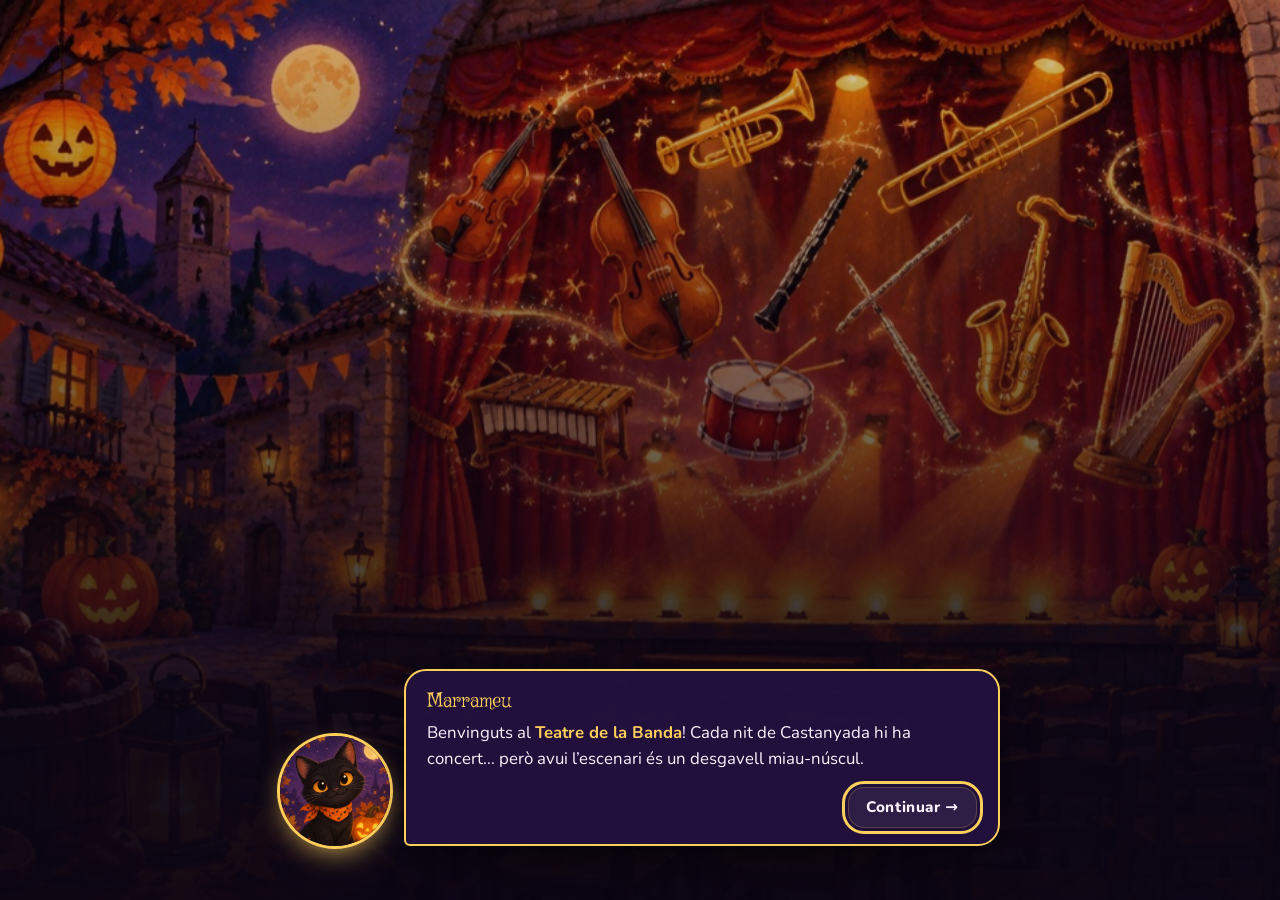
<file: relacionar_compositors.html>
<!DOCTYPE html>
<html lang="ca">
<head>
<meta charset="UTF-8">
<meta name="viewport" content="width=device-width, initial-scale=1">
<title>El Teatre de la Banda · Escape Room de la Nit</title>
<link rel="stylesheet" href="comu.css?v=2">
<style>
    /* ---------- Escenari del teatre ---------- */
    .j-h1 { font-size: clamp(1.7rem, 6vw, 2.6rem); }
    .j-intro { margin-bottom: 1rem; }
    .estrelles { color: var(--or); letter-spacing: .1em; }

    .escenari {
        position: relative; overflow: hidden; border-radius: 20px; padding: 26px 12px 12px;
        border: 1px solid var(--vora);
        background:
            radial-gradient(60% 55% at 50% 0%, rgba(255, 207, 92, .28), transparent 70%),
            linear-gradient(180deg, #3b1530 0%, #24102f 52%, #4a2a14 52%, #3a2010 100%);
    }
    /* Cenefa vermella del teló */
    .escenari::before {
        content: ''; position: absolute; left: 0; right: 0; top: 0; height: 22px; z-index: 2;
        background: radial-gradient(circle at 50% 0, #b3202e 14px, transparent 15px) 0 6px / 30px 22px repeat-x, #8c1622;
        box-shadow: 0 4px 10px rgba(0, 0, 0, .5);
    }
    /* Taulons de l'escenari */
    .escenari::after {
        content: ''; position: absolute; left: 0; right: 0; bottom: 0; top: 52%; pointer-events: none;
        background: repeating-linear-gradient(90deg, transparent 0 58px, rgba(0, 0, 0, .25) 58px 60px);
    }
    .telo {
        position: absolute; top: 0; bottom: 0; width: 12%; z-index: 1; pointer-events: none;
        background: repeating-linear-gradient(90deg, #a01a28 0 10px, #7a1220 10px 20px);
        box-shadow: inset -8px 0 14px rgba(0, 0, 0, .4);
    }
    .telo.e { left: 0; border-radius: 0 0 60% 0; }
    .telo.d { right: 0; border-radius: 0 0 0 60%; transform: scaleX(-1); }

    .bastidors { position: relative; z-index: 3; display: grid; justify-items: center; gap: 8px; min-height: 190px; }
    .paciencia { width: min(240px, 70%); }
    .paciencia small { display: block; text-align: center; font-size: .72rem; font-weight: 800; letter-spacing: .08em; color: var(--suau); margin-bottom: 3px; }
    .paciencia .barra { height: 8px; border-radius: 99px; background: rgba(255, 255, 255, .12); overflow: hidden; }
    .paciencia .barra i { display: block; height: 100%; width: 100%; border-radius: inherit; background: linear-gradient(90deg, var(--verd), var(--or)); }
    .paciencia.alerta .barra i { background: var(--vermell); }
    .paciencia.alerta small { color: var(--vermell); }
    .forat { min-height: 140px; display: grid; place-items: center; }

    /* ---------- Targetes d'instrument ---------- */
    .targeta {
        position: relative; width: 116px; padding: 10px 8px 8px; border-radius: 16px; text-align: center;
        background: var(--paper); color: var(--tinta); border: 3px solid #e2c48f;
        box-shadow: 0 10px 22px -8px rgba(0, 0, 0, .8), inset 0 0 18px rgba(139, 90, 43, .25);
        display: grid; justify-items: center; gap: 4px; user-select: none; -webkit-user-select: none;
    }
    .targeta b { font-weight: 800; font-size: .92rem; line-height: 1.15; }
    .targeta .ico { font-size: 3rem; line-height: 1; height: 60px; display: grid; place-items: center; }
    .targeta .ico svg { width: 58px; height: 58px; }
    .targeta .ico.gran svg { width: 66px; height: 66px; }
    .forat .targeta { touch-action: none; cursor: grab; z-index: 5; }
    .forat .targeta.arrossega { cursor: grabbing; z-index: 30; box-shadow: 0 24px 40px -10px rgba(0, 0, 0, .9); }
    .forat .targeta.triada { border-color: var(--or); box-shadow: 0 0 0 4px rgba(255, 207, 92, .45), 0 14px 30px -8px rgba(0, 0, 0, .8); transform: translateY(-6px); }
    .targeta.cau { animation: cau .55s cubic-bezier(.3, 1.3, .5, 1); }
    @keyframes cau { from { transform: translateY(-150px) rotate(-16deg); opacity: 0; } 60% { opacity: 1; } }

    /* ---------- Caixes de família ---------- */
    .families { position: relative; z-index: 3; display: grid; grid-template-columns: repeat(4, 1fr); gap: 10px; margin-top: 10px; }
    .caixa {
        position: relative; min-height: 132px; padding: 10px 6px 8px; border-radius: 16px; text-align: center;
        display: flex; flex-direction: column; align-items: center; gap: 2px;
        background: linear-gradient(180deg, rgba(20, 11, 38, .55), rgba(20, 11, 38, .8));
        border: 2px dashed var(--c); transition: transform .15s, background .15s, box-shadow .15s;
    }
    .caixa:hover, .caixa.sobre { background: rgba(20, 11, 38, .9); transform: translateY(-3px); box-shadow: 0 0 0 3px var(--c), 0 0 26px -4px var(--c); border-style: solid; }
    .families.esperant .caixa { animation: crida 1s infinite alternate; }
    @keyframes crida { to { box-shadow: 0 0 0 2px var(--c), 0 0 22px -6px var(--c); } }
    .caixa kbd { position: absolute; top: 6px; left: 8px; font: 800 .7rem var(--f-text); color: var(--suau); opacity: .7; }
    .caixa .cx-ico { font-size: 1.6rem; }
    .caixa b { font-family: var(--f-titol); font-weight: 400; font-size: 1.08rem; color: var(--c); line-height: 1.1; }
    .caixa small { font-size: .7rem; color: var(--suau); line-height: 1.2; }
    .caixa .dins { display: flex; flex-wrap: wrap; justify-content: center; gap: 2px; margin-top: 4px; }
    .caixa .dins span { width: 26px; height: 26px; display: grid; place-items: center; font-size: 1.15rem; animation: j-pop .3s; }
    .caixa .dins svg { width: 24px; height: 24px; }

    /* ---------- Part 2: l'intrús ---------- */
    .intrus .consigna { text-align: center; font-weight: 700; color: var(--suau); margin-bottom: .8rem; }
    .intrus .consigna b { color: var(--or); }
    .grup { display: grid; grid-template-columns: repeat(4, 1fr); gap: 10px; justify-items: center; margin-bottom: 1rem; }
    .grup .targeta { width: 100%; max-width: 150px; cursor: pointer; transition: transform .15s, opacity .3s, border-color .2s; }
    .grup .targeta:hover:not(:disabled) { transform: translateY(-4px) rotate(-1deg); border-color: var(--carbassa); }
    .grup .targeta.be { border-color: var(--verd); box-shadow: 0 0 0 4px rgba(111, 220, 140, .5), 0 0 30px rgba(111, 220, 140, .5); transform: scale(1.05); }
    .grup .targeta.malament { border-color: var(--vermell); animation: j-tremola .4s; opacity: .55; }
    .grup .targeta.apaga { opacity: .35; filter: grayscale(.6); }
    .grup .targeta:disabled { cursor: default; }
    .motius { grid-template-columns: 1fr; max-width: 560px; margin: 0 auto; }
    .motius .j-opcio { text-align: left; font-size: .98rem; line-height: 1.35; }
    .motius .j-opcio::before { content: '🎟️ '; }
    .pregunta-motiu { text-align: center; font-weight: 800; margin-bottom: .6rem; }
    .seguent { display: flex; justify-content: center; margin-top: 1rem; }

    /* ---------- Final: la banda sona ---------- */
    .concert { text-align: center; padding: 2rem 1rem; }
    .concert .musics { font-size: 3rem; display: flex; justify-content: center; flex-wrap: wrap; gap: .6rem; }
    .concert .musics span { display: inline-block; animation: balla .5s infinite alternate ease-in-out; }
    .concert .musics span:nth-child(2n) { animation-delay: .25s; }
    @keyframes balla { from { transform: translateY(0) rotate(-6deg); } to { transform: translateY(-14px) rotate(6deg); } }
    .concert p { font-family: var(--f-titol); font-size: 1.6rem; color: var(--or); margin-top: 1rem; }
    .llibre { font-size: 2.4rem; display: inline-block; animation: vola 3s ease-in-out forwards; }
    @keyframes vola { from { transform: translate(-40vw, 30px) rotate(-20deg); } to { transform: translate(40vw, -60px) rotate(20deg); opacity: 0; } }

    @media (max-width: 560px) {
        .families { grid-template-columns: repeat(2, 1fr); gap: 8px; }
        .caixa { min-height: 104px; }
        .caixa kbd { display: none; }
        .grup { grid-template-columns: repeat(2, 1fr); }
        .telo { width: 7%; }
        .bastidors { min-height: 176px; }
    }
</style>
</head>
<body>
<main class="j-main">
    <section class="j-panell">
        <h1 class="j-h1">El Teatre de la Banda</h1>
        <p class="j-intro" id="consigna">Porta cada instrument a la seva <b>família</b>: arrossega'l o toca'l i després toca la caixa.</p>
        <div class="j-hud" aria-live="polite">
            <span class="j-xip" id="hFase">🎭 Part 1/2</span>
            <span class="j-xip" id="hComp">🎵 0/12</span>
            <span class="j-xip" id="hRatxa">🔥 0</span>
            <span class="j-xip" id="hOv">👏 0</span>
            <span class="j-xip" id="hVides" aria-label="Vides"></span>
        </div>
        <div class="j-progres"><i id="barra"></i></div>
        <div id="escena"></div>
    </section>
</main>

<script src="comu.js?v=2"></script>
<script>
/* Repte V · El Teatre de la Banda
   Part 1: classificar instruments per famílies (arrossegar o tocar-i-col·locar).
   Part 2: trobar l'intrús de cada grup i dir per què. */
Joc.capcalera({ repte: 5, titol: 'El Teatre de la Banda' });
const $ = Joc.$;
const escena = $('#escena');

// ---------- Icones SVG senzilles (instruments sense emoji) ----------
const SVG = {
    cordaGran: `<svg viewBox="0 0 64 64"><path d="M32 4v16" stroke="#5a2e12" stroke-width="4" stroke-linecap="round"/><circle cx="32" cy="5" r="3.2" fill="#5a2e12"/><path d="M32 17c-7 0-10 4-10 9 0 3 2 5 2 6s-5 3-5 10c0 8 6 13 13 13s13-5 13-13c0-7-5-9-5-10s2-3 2-6c0-5-3-9-10-9z" fill="#c7702e" stroke="#7a3b12" stroke-width="2"/><path d="M26 35q-2 4 0 8M38 35q2 4 0 8" stroke="#3b1a06" stroke-width="1.6" fill="none"/><path d="M28 45h8" stroke="#f6e8c8" stroke-width="2.4"/><path d="M30.6 8v38M33.4 8v38" stroke="#f6e8c8" stroke-width=".9"/><path d="M32 55v8" stroke="#777" stroke-width="2"/></svg>`,
    arpa: `<svg viewBox="0 0 64 64"><path d="M22 10v42M28 10v34M34 10v26M40 9v18M46 10v10" stroke="#f6e8c8" stroke-width="1"/><path d="M50 14 18 58" stroke="#c7702e" stroke-width="5" stroke-linecap="round"/><path d="M14 8q16 8 30 0t8 6" fill="none" stroke="#d9a441" stroke-width="4" stroke-linecap="round"/><rect x="11" y="6" width="6" height="54" rx="3" fill="#d9a441"/><rect x="9" y="56" width="14" height="5" rx="2" fill="#a77322"/></svg>`,
    flauta: `<svg viewBox="0 0 64 64"><g transform="rotate(-35 32 32)"><rect x="1" y="29" width="62" height="6" rx="3" fill="#dfe4ec" stroke="#8a93a3" stroke-width="1.5"/><ellipse cx="9" cy="32" rx="2" ry="1.4" fill="#445"/><g fill="#fff" stroke="#8a93a3" stroke-width="1.2"><circle cx="26" cy="32" r="2.3"/><circle cx="33" cy="32" r="2.3"/><circle cx="40" cy="32" r="2.3"/><circle cx="48" cy="32" r="2.3"/><circle cx="55" cy="32" r="2.3"/></g></g></svg>`,
    dolca: `<svg viewBox="0 0 64 64"><path d="M28 4h8l-1 8h-6z" fill="#b8793c"/><rect x="28" y="12" width="8" height="42" rx="3" fill="#e2b57a" stroke="#9a6430" stroke-width="1.5"/><rect x="30" y="14" width="4" height="3" fill="#5a3410"/><g fill="#5a3410"><circle cx="32" cy="23" r="1.6"/><circle cx="32" cy="29" r="1.6"/><circle cx="32" cy="35" r="1.6"/><circle cx="32" cy="41" r="1.6"/><circle cx="32" cy="47" r="1.6"/></g><path d="M27 54h10l3 7H24z" fill="#b8793c"/></svg>`,
    clarinet: `<svg viewBox="0 0 64 64"><path d="M30 2h4v8h-4z" fill="#222"/><rect x="28.5" y="10" width="7" height="40" rx="1.5" fill="#2a2a33" stroke="#555" stroke-width="1"/><path d="M28.5 50 23 61h18l-5.5-11z" fill="#2a2a33"/><g fill="#d6dbe3"><circle cx="32" cy="18" r="1.7"/><circle cx="32" cy="25" r="1.7"/><circle cx="32" cy="32" r="1.7"/><circle cx="32" cy="39" r="1.7"/><rect x="34" y="21" width="4" height="1.4"/><rect x="34" y="35" width="4" height="1.4"/></g></svg>`,
    oboe: `<svg viewBox="0 0 64 64"><path d="M31 1h2v8h-2z" fill="#d9b36a"/><path d="M29.5 9h5l1 43h-7z" fill="#3a2622" stroke="#6a4a40" stroke-width="1"/><path d="M28.5 52h7l2 9h-11z" fill="#3a2622"/><g fill="#d6dbe3"><circle cx="32" cy="18" r="1.4"/><circle cx="32" cy="25" r="1.4"/><circle cx="32" cy="32" r="1.4"/><circle cx="32" cy="39" r="1.4"/><circle cx="32" cy="46" r="1.4"/></g></svg>`,
    fagot: `<svg viewBox="0 0 64 64"><path d="M30 22q-10-2-13-12" fill="none" stroke="#c9ced8" stroke-width="2.4"/><path d="M16 6l2 4" stroke="#d9b36a" stroke-width="2.4"/><rect x="30" y="3" width="9" height="56" rx="3.5" fill="#8a4b24" stroke="#5a2e12" stroke-width="1.5"/><rect x="38" y="30" width="6" height="29" rx="3" fill="#7a3f1c" stroke="#5a2e12" stroke-width="1.2"/><g fill="#d6dbe3"><circle cx="34.5" cy="30" r="1.5"/><circle cx="34.5" cy="37" r="1.5"/><circle cx="34.5" cy="44" r="1.5"/></g></svg>`,
    trompa: `<svg viewBox="0 0 64 64"><circle cx="27" cy="36" r="16" fill="none" stroke="#e8b33a" stroke-width="4.5"/><circle cx="27" cy="36" r="8.5" fill="none" stroke="#e8b33a" stroke-width="3"/><path d="M38 26q10-10 22-16l2 16q-12 2-20 6z" fill="#f2c650" stroke="#b07e17" stroke-width="1.5"/><path d="M11 36H3" stroke="#b07e17" stroke-width="3" stroke-linecap="round"/><g fill="#b07e17"><rect x="22" y="17" width="3" height="6"/><rect x="27" y="17" width="3" height="6"/><rect x="32" y="17" width="3" height="6"/></g></svg>`,
    tuba: `<svg viewBox="0 0 64 64"><path d="M16 4h30l-6 12H22z" fill="#f2c650" stroke="#b07e17" stroke-width="1.5"/><rect x="23" y="16" width="16" height="30" rx="6" fill="#e8b33a" stroke="#b07e17" stroke-width="1.5"/><path d="M25 42q0 18 15 16 9-1 9-11" fill="none" stroke="#e8b33a" stroke-width="5" stroke-linecap="round"/><g fill="#b07e17"><rect x="40" y="22" width="10" height="3.5" rx="1"/><rect x="40" y="28" width="10" height="3.5" rx="1"/><rect x="40" y="34" width="10" height="3.5" rx="1"/></g><path d="M49 47h6" stroke="#b07e17" stroke-width="3" stroke-linecap="round"/></svg>`,
    trombo: `<svg viewBox="0 0 64 64"><path d="M22 40h34a3 3 0 0 1 0 8H22" fill="none" stroke="#e8b33a" stroke-width="3.2"/><path d="M40 22H12q-6 0-6 9t10 9h6" fill="none" stroke="#e8b33a" stroke-width="3.2"/><path d="M40 18l20-8v24l-20-8z" fill="#f2c650" stroke="#b07e17" stroke-width="1.5"/><path d="M22 48h-8" stroke="#b07e17" stroke-width="3" stroke-linecap="round"/><path d="M26 38v12" stroke="#b07e17" stroke-width="2"/></svg>`,
    xilofon: `<svg viewBox="0 0 64 64"><g stroke="#3b1a06" stroke-width="1"><rect x="4" y="16" width="7" height="40" rx="2" fill="#ff7a6b"/><rect x="13" y="19" width="7" height="34" rx="2" fill="#ff8a1f"/><rect x="22" y="22" width="7" height="28" rx="2" fill="#ffcf5c"/><rect x="31" y="25" width="7" height="22" rx="2" fill="#6fdc8c"/><rect x="40" y="28" width="7" height="16" rx="2" fill="#5cc8ff"/><rect x="49" y="31" width="7" height="10" rx="2" fill="#b58cff"/></g><path d="M44 4l16 18" stroke="#8a4b24" stroke-width="2.4" stroke-linecap="round"/><circle cx="43" cy="4" r="3.4" fill="#d9600b"/></svg>`,
    timbales: `<svg viewBox="0 0 64 64"><path d="M18 46l-6 15M46 46l6 15M32 50v11" stroke="#777" stroke-width="2.4" stroke-linecap="round"/><path d="M8 26q2 25 24 25t24-25" fill="#d99a3a" stroke="#9a6418" stroke-width="2"/><ellipse cx="32" cy="26" rx="24" ry="7" fill="#f6e8c8" stroke="#9a6418" stroke-width="2"/><path d="M48 3l-9 17" stroke="#8a4b24" stroke-width="2.4" stroke-linecap="round"/><circle cx="38.5" cy="20" r="3.4" fill="#fff4d6" stroke="#9a6418"/></svg>`,
    triangle: `<svg viewBox="0 0 64 64"><path d="M30 2v8" stroke="#c7702e" stroke-width="1.6"/><path d="M27 15 10 52h42L31 10" fill="none" stroke="#c9ced8" stroke-width="4" stroke-linejoin="round" stroke-linecap="round"/><path d="M44 22l18 10" stroke="#9aa1ad" stroke-width="2.4" stroke-linecap="round"/></svg>`,
    plats: `<svg viewBox="0 0 64 64"><ellipse cx="22" cy="28" rx="18" ry="6" transform="rotate(-22 22 28)" fill="#e8c35a" stroke="#a7801c" stroke-width="1.5"/><ellipse cx="42" cy="40" rx="18" ry="6" transform="rotate(22 42 40)" fill="#e8c35a" stroke="#a7801c" stroke-width="1.5"/><circle cx="22" cy="28" r="3" fill="#a7801c"/><circle cx="42" cy="40" r="3" fill="#a7801c"/><path d="M8 10l4 4M56 8l-4 5M32 6v5" stroke="#ffcf5c" stroke-width="2" stroke-linecap="round"/></svg>`,
    guitarreta: `<svg viewBox="0 0 64 64"><path d="M32 4v26" stroke="#5a2e12" stroke-width="4" stroke-linecap="round"/><rect x="28" y="2" width="8" height="6" rx="2" fill="#5a2e12"/><path d="M32 26c-5 0-8 3-8 7 0 2 1 3 1 4s-4 2-4 8c0 6 5 10 11 10s11-4 11-10c0-6-4-7-4-8s1-2 1-4c0-4-3-7-8-7z" fill="#e2a85a" stroke="#8a4b24" stroke-width="2"/><circle cx="32" cy="42" r="4" fill="#3b1a06"/><path d="M28 51h8" stroke="#5a2e12" stroke-width="2.4"/></svg>`,
    clavicembal: `<svg viewBox="0 0 64 64"><path d="M6 24h18q30 0 34 28H6z" fill="#8a4b24" stroke="#5a2e12" stroke-width="2"/><path d="M10 28h14q22 0 28 20H10z" fill="#e2b57a"/><path d="M14 30l30 16M14 34l26 13M14 38l20 10" stroke="#5a2e12" stroke-width=".8"/><rect x="4" y="50" width="56" height="7" fill="#f6e8c8" stroke="#5a2e12" stroke-width="1.5"/><path d="M12 50v7M20 50v7M28 50v7M36 50v7M44 50v7M52 50v7" stroke="#2b1a0c" stroke-width="1.2"/><path d="M10 57v6M54 57v6" stroke="#5a2e12" stroke-width="3"/></svg>`,
    metallofon: `<svg viewBox="0 0 64 64"><g stroke="#5a6170" stroke-width="1"><rect x="4" y="16" width="7" height="40" rx="2" fill="#dfe4ec"/><rect x="13" y="19" width="7" height="34" rx="2" fill="#c9ced8"/><rect x="22" y="22" width="7" height="28" rx="2" fill="#dfe4ec"/><rect x="31" y="25" width="7" height="22" rx="2" fill="#c9ced8"/><rect x="40" y="28" width="7" height="16" rx="2" fill="#dfe4ec"/><rect x="49" y="31" width="7" height="10" rx="2" fill="#c9ced8"/></g><path d="M44 4l16 18" stroke="#8a4b24" stroke-width="2.4" stroke-linecap="round"/><circle cx="43" cy="4" r="3.4" fill="#7b4fd6"/></svg>`,
    castanyoles: `<svg viewBox="0 0 64 64"><path d="M30 10q-6-6-10 0" fill="none" stroke="#ff7a6b" stroke-width="2.4"/><ellipse cx="22" cy="34" rx="14" ry="18" fill="#8a4b24" stroke="#4a2410" stroke-width="2"/><ellipse cx="42" cy="34" rx="14" ry="18" fill="#a85e2e" stroke="#4a2410" stroke-width="2"/><ellipse cx="42" cy="34" rx="6" ry="9" fill="#6a3417"/><path d="M36 12q4-6 10 0" fill="none" stroke="#ff7a6b" stroke-width="2.4"/></svg>`,
    pandereta: `<svg viewBox="0 0 64 64"><circle cx="32" cy="32" r="24" fill="#f6e8c8" stroke="#c7702e" stroke-width="6"/><g fill="#e8c35a" stroke="#a7801c" stroke-width="1"><circle cx="32" cy="8" r="3.5"/><circle cx="56" cy="32" r="3.5"/><circle cx="32" cy="56" r="3.5"/><circle cx="8" cy="32" r="3.5"/><circle cx="49" cy="15" r="3.5"/><circle cx="15" cy="49" r="3.5"/></g></svg>`,
    bombo: `<svg viewBox="0 0 64 64"><circle cx="32" cy="32" r="25" fill="#f6e8c8" stroke="#b3202e" stroke-width="7"/><circle cx="32" cy="32" r="8" fill="#ffcf5c" opacity=".6"/><path d="M8 58l8-8M56 58l-8-8" stroke="#777" stroke-width="3" stroke-linecap="round"/></svg>`,
    maraques: `<svg viewBox="0 0 64 64"><path d="M22 31l-4 28M44 33l4 26" stroke="#8a4b24" stroke-width="4" stroke-linecap="round"/><ellipse cx="22" cy="19" rx="11" ry="13" fill="#ff8a1f" stroke="#a24a00" stroke-width="1.5"/><ellipse cx="44" cy="21" rx="11" ry="13" fill="#6fdc8c" stroke="#2f9a52" stroke-width="1.5"/><g fill="#fff4d6"><circle cx="18" cy="16" r="2"/><circle cx="25" cy="22" r="2"/><circle cx="41" cy="18" r="2"/><circle cx="47" cy="25" r="2"/></g></svg>`,
};

// ---------- Famílies ----------
const FAM = {
    corda: { nom: 'Corda', ico: '🎻', color: '#ff9a4a', pista: 'fregada · pinçada · percudida' },
    fusta: { nom: 'Vent fusta', ico: '🌬️', color: '#6fdc8c', pista: 'bisell o canya' },
    metall: { nom: 'Vent metall', ico: '🎺', color: '#ffcf5c', pista: 'vibren els llavis' },
    perc: { nom: 'Percussió', ico: '🥁', color: '#b58cff', pista: 'afinada · no afinada' },
};
const ORDRE = ['corda', 'fusta', 'metall', 'perc'];

// ======================================================================
// BANC D'INSTRUMENTS (el docent el pot ampliar: afegiu entrades a INSTR).
// Cada partida en tria 12 (3 per família). f: corda | fusta | metall | perc.
// em = emoji, o svg = clau de l'objecte SVG. err = explicació si es posa a una família concreta.
// ======================================================================
// ---------- Instruments: família, subfamília, explicació (i explicacions d'errors típics) ----------
const NO_ES_BUFA = 'És de metall, però no es bufa: es colpeja! Percussió.';
const INSTR = {
    violi: { nom: 'Violí', f: 'corda', sub: 'corda fregada', em: '🎻', per: 'Té cordes que es freguen amb un arc: corda fregada.' },
    viola: { nom: 'Viola', f: 'corda', sub: 'corda fregada', em: '🎻', per: 'És una mica més gran que el violí i també es frega amb arc: corda fregada.' },
    ukulele: { nom: 'Ukulele', f: 'corda', sub: 'corda pinçada', svg: 'guitarreta', per: 'Una guitarreta de 4 cordes que es pincen: corda pinçada.' },
    llaut: { nom: 'Llaüt', f: 'corda', sub: 'corda pinçada', svg: 'guitarreta', per: 'Cordes que es pincen amb una pua o els dits: corda pinçada.' },
    clavicembal: {
        nom: 'Clavicèmbal', f: 'corda', sub: 'corda pinçada (de teclat)', svg: 'clavicembal',
        per: 'Té tecles, però a dins unes pues pincen les cordes: corda pinçada.',
        err: { perc: 'No es colpeja res: a dins unes pues pincen les cordes. És corda!' },
    },
    violoncel: { nom: 'Violoncel', f: 'corda', sub: 'corda fregada', svg: 'cordaGran', per: 'Les seves cordes es freguen amb un arc: corda fregada.' },
    contrabaix: { nom: 'Contrabaix', f: 'corda', sub: 'corda fregada', svg: 'cordaGran', gran: true, per: 'És el germà gran del violí: cordes fregades amb arc.' },
    arpa: { nom: 'Arpa', f: 'corda', sub: 'corda pinçada', svg: 'arpa', per: 'Les cordes es pincen amb els dits: corda pinçada.' },
    guitarra: { nom: 'Guitarra', f: 'corda', sub: 'corda pinçada', em: '🎸', per: 'Les cordes es pincen amb els dits o una pua: corda pinçada.' },
    banjo: { nom: 'Banjo', f: 'corda', sub: 'corda pinçada', em: '🪕', per: 'Les cordes es pincen amb els dits: corda pinçada.' },
    piano: {
        nom: 'Piano', f: 'corda', sub: 'corda percudida (instrument de teclat)', em: '🎹',
        per: 'Té tecles, però a dins uns martellets piquen cordes: corda percudida.',
        err: { perc: 'Té martellets, sí, però el que vibra són cordes: és corda percudida.' },
    },
    flauta: {
        nom: 'Flauta travessera', f: 'fusta', sub: 'vent fusta (bisell)', svg: 'flauta',
        per: 'El so neix bufant contra un bisell, com la flauta dolça: vent fusta.',
        err: { metall: 'És de metall, però el so neix bufant contra un bisell (no amb els llavis vibrant): vent fusta!' },
    },
    saxo: {
        nom: 'Saxòfon', f: 'fusta', sub: 'vent fusta (canya simple)', em: '🎷',
        per: 'Sona amb una canya, com el clarinet: vent fusta.',
        err: { metall: 'És de metall, però sona amb una canya, com el clarinet: vent fusta!' },
    },
    clarinet: { nom: 'Clarinet', f: 'fusta', sub: 'vent fusta (canya simple)', svg: 'clarinet', per: 'Sona amb una canya simple que vibra: vent fusta.' },
    oboe: { nom: 'Oboè', f: 'fusta', sub: 'vent fusta (canya doble)', svg: 'oboe', per: 'Sona amb una canya doble: vent fusta.' },
    fagot: { nom: 'Fagot', f: 'fusta', sub: 'vent fusta (canya doble)', svg: 'fagot', per: 'És el més greu de les canyes dobles: vent fusta.' },
    dolca: { nom: 'Flauta dolça', f: 'fusta', sub: 'vent fusta (bisell)', svg: 'dolca', per: 'Es bufa contra un bisell: vent fusta.' },
    flauti: { nom: 'Flautí', f: 'fusta', sub: 'vent fusta (bisell)', svg: 'flauta', per: 'És la germana petita i aguda de la flauta travessera: vent fusta.', err: { metall: 'És de metall, però es bufa contra un bisell: vent fusta!' } },
    cornAngles: { nom: 'Corn anglès', f: 'fusta', sub: 'vent fusta (canya doble)', svg: 'oboe', per: 'És un oboè més greu: sona amb una canya doble, vent fusta.', err: { metall: 'Té “corn” al nom, però sona amb una canya doble: vent fusta!' } },
    trompeta: { nom: 'Trompeta', f: 'metall', sub: 'vent metall', em: '🎺', per: 'Els llavis vibren dins una embocadura: vent metall.' },
    trompa: { nom: 'Trompa', f: 'metall', sub: 'vent metall', svg: 'trompa', per: 'Tub enrotllat i llavis que vibren a l’embocadura: vent metall.' },
    tuba: { nom: 'Tuba', f: 'metall', sub: 'vent metall', svg: 'tuba', per: 'És la més greu del metall: es toca vibrant els llavis.' },
    trombo: { nom: 'Trombó', f: 'metall', sub: 'vent metall', svg: 'trombo', per: 'Té una vara que llisca i es toca vibrant els llavis: vent metall.' },
    corneta: { nom: 'Corneta', f: 'metall', sub: 'vent metall', em: '🎺', per: 'Cosina petita de la trompeta: llavis que vibren a l’embocadura.' },
    bombardi: { nom: 'Bombardí', f: 'metall', sub: 'vent metall', svg: 'tuba', per: 'Germà petit de la tuba: llavis que vibren a l’embocadura.' },
    xilofon: {
        nom: 'Xilòfon', f: 'perc', sub: 'percussió afinada', svg: 'xilofon',
        per: 'Es colpegen làmines amb baquetes: percussió afinada.',
        err: { fusta: 'Té làmines de fusta, però no es bufa: es colpeja! Percussió afinada.' },
    },
    timbales: { nom: 'Timbales', f: 'perc', sub: 'percussió afinada', svg: 'timbales', per: 'Es colpeja una membrana i es poden afinar: percussió afinada.' },
    triangle: { nom: 'Triangle', f: 'perc', sub: 'percussió no afinada', svg: 'triangle', per: 'Es colpeja amb una vareta: percussió no afinada.', err: { metall: NO_ES_BUFA } },
    caixa: { nom: 'Caixa', f: 'perc', sub: 'percussió no afinada', em: '🥁', per: 'Es colpeja la membrana amb baquetes: percussió no afinada.' },
    campanes: { nom: 'Campanes tubulars', f: 'perc', sub: 'percussió afinada', em: '🔔', per: 'Es colpegen tubs amb un martell i fan notes: percussió afinada.', err: { metall: NO_ES_BUFA } },
    tambor: { nom: 'Tambor', f: 'perc', sub: 'percussió no afinada', em: '🪘', per: 'Es colpeja la membrana amb les mans: percussió no afinada.' },
    plats: { nom: 'Plats', f: 'perc', sub: 'percussió no afinada', svg: 'plats', per: 'Es fan xocar o es colpegen: percussió no afinada.', err: { metall: NO_ES_BUFA } },
    metallofon: { nom: 'Metal·lòfon', f: 'perc', sub: 'percussió afinada', svg: 'metallofon', per: 'Es colpegen làmines de metall que fan notes: percussió afinada.', err: { metall: NO_ES_BUFA } },
    marimba: { nom: 'Marimba', f: 'perc', sub: 'percussió afinada', svg: 'xilofon', per: 'Làmines de fusta que es colpegen i fan notes: percussió afinada.', err: { fusta: 'És de fusta, però no es bufa: es colpeja! Percussió afinada.' } },
    castanyoles: { nom: 'Castanyoles', f: 'perc', sub: 'percussió no afinada', svg: 'castanyoles', per: 'Es fan picar l’una contra l’altra: percussió no afinada.', err: { fusta: 'Són de fusta, però no es bufen: es fan picar! Percussió.' } },
    pandereta: { nom: 'Pandereta', f: 'perc', sub: 'percussió no afinada', svg: 'pandereta', per: 'Es colpeja la pell i sonen els picarols: percussió no afinada.' },
    bombo: { nom: 'Bombo', f: 'perc', sub: 'percussió no afinada', svg: 'bombo', per: 'Un tambor gros que es colpeja amb una maça: percussió no afinada.' },
    maraques: { nom: 'Maraques', f: 'perc', sub: 'percussió no afinada', svg: 'maraques', per: 'Se sacsegen: percussió no afinada.' },
};
const icona = k => {
    const i = INSTR[k];
    return `<span class="ico${i.gran ? ' gran' : ''}" aria-hidden="true">${i.em || SVG[i.svg]}</span>`;
};
const iconaMini = k => INSTR[k].em || SVG[INSTR[k].svg];

// ======================================================================
// BANC DE RONDES DE L'INTRÚS (el docent el pot ampliar). Cada partida en tria 5.
// motius[0] és el correcte (es barregen en pantalla). tema: familia | ventet | corda | perc.
// Sempre surt almenys una ronda de 'corda' (fregada/pinçada) i una de 'perc' (afinada/no afinada).
// ======================================================================
const BANC_RONDES = [
    { tema: 'familia', inst: ['violi', 'viola', 'violoncel', 'trompeta'], intrus: 'trompeta', pista: 'Tres es freguen amb un arc... i un altre es bufa!',
        motius: ['És de vent metall; els altres són de corda fregada', 'És l’únic que es toca amb les mans', 'És el més greu de tots'] },
    { tema: 'familia', inst: ['clarinet', 'oboe', 'fagot', 'violi'], intrus: 'violi', pista: 'Tres tenen canya... i un té arc.',
        motius: ['És de corda fregada; els altres són vent fusta', 'És l’únic fet de fusta', 'És de percussió'],
        explica: 'Clarinet, oboè i fagot també són de fusta, però es bufen.' },
    { tema: 'familia', inst: ['caixa', 'bombo', 'pandereta', 'guitarra'], intrus: 'guitarra', pista: 'Tres es colpegen... i un es pinça.',
        motius: ['És de corda pinçada; els altres són percussió', 'És l’únic que té pell', 'És de vent'],
        explica: 'Caixa, bombo i pandereta tenen pell (membrana); la guitarra té cordes.' },
    { tema: 'ventet', inst: ['flauta', 'saxo', 'clarinet', 'trombo'], intrus: 'trombo', pista: 'Fixa’t en com neix el so, no en el material!',
        motius: ['És de vent metall: el so neix de la vibració dels llavis', 'És l’únic fet de metall', 'És de percussió'],
        explica: 'La flauta travessera i el saxo també són de metall, però són vent fusta.' },
    { tema: 'ventet', inst: ['trompa', 'tuba', 'trompeta', 'fagot'], intrus: 'fagot', pista: 'Tres fan vibrar els llavis... i un fa vibrar una canya.',
        motius: ['És de vent fusta: sona amb una canya doble', 'És l’únic instrument greu', 'És de corda'],
        explica: 'La tuba també és molt greu! La diferència és la canya doble del fagot.' },
    { tema: 'ventet', inst: ['trompeta', 'tuba', 'trompa', 'saxo'], intrus: 'saxo', pista: 'Tots són daurats... però un té canya!',
        motius: ['Sona amb una canya: és vent fusta encara que sigui de metall', 'És l’únic fet de metall', 'És de percussió'],
        explica: 'El material enganya: el que compta és com es produeix el so.' },
    { tema: 'ventet', inst: ['flauta', 'dolca', 'clarinet', 'trompa'], intrus: 'trompa', pista: 'Tres són vent fusta... i un fa vibrar els llavis.',
        motius: ['És de vent metall: es toca vibrant els llavis', 'És l’únic que es bufa', 'És de corda'],
        explica: 'Tots es bufen, però a la trompa vibren els llavis: vent metall.' },
    { tema: 'ventet', inst: ['corneta', 'bombardi', 'trombo', 'cornAngles'], intrus: 'cornAngles', pista: 'No et fiïs del nom: com neix el so?',
        motius: ['És de vent fusta: sona amb una canya doble', 'És l’únic que es bufa', 'És de corda'],
        explica: 'Té “corn” al nom, però és un oboè greu amb canya doble: vent fusta!' },
    { tema: 'ventet', inst: ['bombardi', 'tuba', 'trombo', 'clarinet'], intrus: 'clarinet', pista: 'Tres són de metall de veritat... per com sonen.',
        motius: ['És de vent fusta: sona amb una canya simple', 'És l’únic que es bufa', 'És de percussió'],
        explica: 'Tots es bufen; el clarinet ho fa amb canya, els altres amb els llavis.' },
    { tema: 'corda', inst: ['guitarra', 'arpa', 'banjo', 'violoncel'], intrus: 'violoncel', pista: 'Tots tenen cordes... però com es fan sonar?',
        motius: ['És de corda fregada: es toca amb un arc', 'No té cordes', 'És de vent fusta'],
        explica: 'Guitarra, arpa i banjo són corda pinçada; el violoncel, corda fregada.' },
    { tema: 'corda', inst: ['guitarra', 'arpa', 'banjo', 'piano'], intrus: 'piano', pista: 'Tots tenen cordes. Però quines es pincen?',
        motius: ['És de corda percudida: uns martellets piquen les cordes', 'No té cordes', 'És de vent metall'],
        explica: 'Els altres tres són corda pinçada; el piano és corda percudida.' },
    { tema: 'corda', inst: ['contrabaix', 'violi', 'viola', 'arpa'], intrus: 'arpa', pista: 'Tres porten arc... i una no.',
        motius: ['És de corda pinçada: es toca amb els dits', 'No té cordes', 'És la més petita'],
        explica: 'Violí, viola i contrabaix són corda fregada; l’arpa, corda pinçada.' },
    { tema: 'corda', inst: ['clavicembal', 'arpa', 'ukulele', 'violi'], intrus: 'violi', pista: 'Atenció al clavicèmbal: què fa a dins, pinçar o fregar?',
        motius: ['És de corda fregada; els altres són corda pinçada', 'És l’únic que té cordes', 'És de vent fusta'],
        explica: 'El clavicèmbal té tecles, però a dins pinça les cordes!' },
    { tema: 'perc', inst: ['xilofon', 'timbales', 'campanes', 'caixa'], intrus: 'caixa', pista: 'Amb quins podries tocar una melodia?',
        motius: ['És percussió no afinada: no fa notes concretes', 'És de vent', 'És l’únic que es toca amb baquetes'],
        explica: 'Xilòfon, timbales i campanes fan notes: percussió afinada. La caixa, no.' },
    { tema: 'perc', inst: ['triangle', 'plats', 'maraques', 'xilofon'], intrus: 'xilofon', pista: 'Quin podria tocar “Do, Re, Mi”?',
        motius: ['És percussió afinada: les làmines fan notes', 'És de corda', 'És l’únic que no és de percussió'],
        explica: 'Tots quatre són percussió, però només el xilòfon fa notes: és afinada.' },
    { tema: 'perc', inst: ['metallofon', 'campanes', 'timbales', 'pandereta'], intrus: 'pandereta', pista: 'Tres fan notes... i una només fa soroll alegre.',
        motius: ['És percussió no afinada: no fa notes', 'És de corda', 'És l’única de metall'],
        explica: 'Metal·lòfon, campanes i timbales són percussió afinada.' },
    { tema: 'perc', inst: ['castanyoles', 'maraques', 'triangle', 'timbales'], intrus: 'timbales', pista: 'Quin es pot afinar en una nota?',
        motius: ['Són percussió afinada: es poden afinar en notes', 'Són de vent metall', 'Són les úniques de percussió'],
        explica: 'Castanyoles, maraques i triangle són percussió no afinada.' },
];
// Tria 5 rondes: 1 de corda, 1 de percussió i 3 més a l'atzar; comença per una de 'familia' (la més fàcil)
function triaRondes() {
    const de = t => Joc.barreja(BANC_RONDES.filter(r => r.tema === t));
    const base = [de('familia')[0], de('corda')[0], de('perc')[0]];
    const resta = Joc.barreja(BANC_RONDES.filter(r => !base.includes(r))).slice(0, N_RONDES - base.length);
    return [base[0], ...Joc.barreja([...base.slice(1), ...resta])];
}

// ---------- Estat i puntuació ----------
// 3 vides: cada errada (família equivocada, paciència esgotada, intrús o motiu equivocat) en gasta una.
// A la 4a errada, el bruixot us atrapa (Joc.fracas) i el repte torna a començar amb instruments nous.
const N_CLASS = 12, N_RONDES = 5, TOTAL = N_CLASS + N_RONDES * 2, VIDES = 3;
const estrelles = errades => Math.max(1, VIDES - errades);
let E;
let families, forat, pac;
// Pausa (pista o diàleg obert): el temps s'atura i no es pot jugar
const pausat = () => !!(Joc.enPausa && Joc.enPausa());

function hud() {
    const queden = Math.max(0, VIDES - E.errades);
    $('#hFase').textContent = `🎭 Part ${E.fase}/2`;
    $('#hComp').textContent = E.fase === 1 ? `🎵 ${Math.min(E.i, N_CLASS)}/${N_CLASS}` : `🔎 Ronda ${Math.min(E.r + 1, N_RONDES)}/${N_RONDES}`;
    $('#hRatxa').textContent = `🔥 ${E.ratxa}`;
    $('#hOv').textContent = `👏 ${E.encerts}`;
    // Vides: carbasses il·lustrades (les perdudes, apagades)
    $('#hVides').innerHTML = Array.from({ length: VIDES }, (_, n) => Joc.icona('carbassa', 22, n < queden ? '' : 'apagada')).join('');
    $('#hVides').setAttribute('aria-label', `Vides: ${queden} de ${VIDES}`);
    $('#hVides').classList.toggle('alerta', queden === 0);
    const fet = E.fase === 1 ? E.i : N_CLASS + E.r * 2;
    $('#barra').style.width = (fet / TOTAL * 100) + '%';
}

// Encert a la primera: suma ovacions i ratxa, amb reaccions del públic
function encert() {
    E.encerts++; E.ratxa++; E.millor = Math.max(E.millor, E.ratxa);
    if (E.ratxa === 3) Joc.diu('marrameu', 'Tres seguits! El públic comença a picar de mans 👏');
    else if (E.ratxa === 5) Joc.diu('marrameu', 'Cinc seguits! Miau-gnífic! 👏👏');
    else if (E.ratxa === 8) Joc.diu('castanyera', 'Vuit seguits! Sembles el director de la banda, bonic!');
    else if (E.ratxa === 12) Joc.diu('marrameu', 'DOTZE! Ovació dempeus! 👏👏👏');
}
// Errada: gasta una vida. Retorna true si ja no en queden (i llança el fracàs).
function perdVida(motiu) {
    E.errades++; E.ratxa = 0;
    hud();
    Joc.reinicia($('#hVides'), 'j-tremola');
    if (E.errades > VIDES) { atrapats(motiu); return true; }
    Joc.toast(E.errades === VIDES ? '🍅 Cap vida més: la propera errada, el bruixot us atrapa!' : `🍅 Xiulet del públic! Queden ${VIDES - E.errades} vides`, 'malament');
    return false;
}
function atrapats(motiu) {
    E.bloc = true; E.actual = null; E.fase = 0;
    cancelAnimationFrame(E.raf);
    Joc.fracas({ motiu, reinicia: comenca });
}

// So característic de cada família en encertar
function soFamilia(f) {
    const t = Joc.so.ara();
    if (f === 'corda') { Joc.so.nota(67, { t, dur: .9, vol: .16 }); Joc.so.nota(71, { t: t + .08, dur: .8, vol: .12 }); }
    else if (f === 'fusta') { Joc.so.nota(76, { t, dur: .6, vol: .14 }); Joc.so.nota(79, { t: t + .12, dur: .6, vol: .12 }); }
    else if (f === 'metall') { Joc.so.nota(60, { t, dur: .5, vol: .18 }); Joc.so.nota(67, { t: t + .1, dur: .7, vol: .16 }); }
    else { Joc.so.cop('bombo', t); Joc.so.cop('caixa', t + .15); Joc.so.cop('charles', t + .3); }
}

// ================= PART 1: CLASSIFICAR =================
// Casos "trampa" (el material o les tecles enganyen): cada partida n'inclou 3
const TRAMPES = ['saxo', 'flauta', 'flauti', 'cornAngles', 'piano', 'clavicembal', 'xilofon', 'marimba', 'metallofon', 'campanes', 'triangle', 'castanyoles', 'plats'];
function triaInstruments() {
    const de = f => Object.keys(INSTR).filter(k => INSTR[k].f === f);
    const trampes = Joc.barreja(TRAMPES).slice(0, 3);
    let llista = [];
    ORDRE.forEach(f => {
        const fixos = trampes.filter(k => INSTR[k].f === f);
        llista.push(...[...fixos, ...Joc.barreja(de(f).filter(k => !fixos.includes(k)))].slice(0, 3));
    });
    // Les trampes mai surten de primeres
    do { llista = Joc.barreja(llista); } while (TRAMPES.includes(llista[0]) || TRAMPES.includes(llista[1]));
    return llista;
}

function muntaFase1() {
    $('#consigna').innerHTML = 'Porta cada instrument a la seva <b>família</b>: arrossega’l o toca’l i després toca la caixa (o prem 1–4).';
    escena.innerHTML = `
        <div class="escenari">
            <div class="telo e"></div><div class="telo d"></div>
            <div class="bastidors">
                <div class="paciencia" id="pacEl"><small>PACIÈNCIA DEL PÚBLIC</small><div class="barra"><i id="pac"></i></div></div>
                <div class="forat" id="forat"></div>
            </div>
            <div class="families" id="families">
                ${ORDRE.map((k, n) => `<button class="caixa" data-f="${k}" style="--c:${FAM[k].color}" aria-label="Família ${FAM[k].nom}">
                    <kbd>${n + 1}</kbd><span class="cx-ico" aria-hidden="true">${FAM[k].ico}</span><b>${FAM[k].nom}</b><small>${FAM[k].pista}</small><span class="dins"></span>
                </button>`).join('')}
            </div>
        </div>`;
    families = $('#families'); forat = $('#forat'); pac = $('#pac');
    families.addEventListener('click', e => {
        const b = e.target.closest('.caixa');
        if (b && E.fase === 1) colloca(b.dataset.f);
    });
    novaCarta();
}

function novaCarta() {
    const k = E.llista[E.i], ins = INSTR[k];
    E.actual = k; E.fallat = false; E.bloc = false;
    const c = document.createElement('div');
    c.className = 'targeta cau'; c.tabIndex = 0; c.setAttribute('role', 'button');
    c.setAttribute('aria-label', `${ins.nom}. Tria la família amb les tecles 1 a 4.`);
    c.innerHTML = `${icona(k)}<b>${ins.nom}</b>`;
    c._dx = c._dy = 0;
    forat.replaceChildren(c);
    lligaDrag(c);
    E.durada = Math.max(7000, 12000 - E.i * 400); // cada cop menys paciència
    E.fi = performance.now() + E.durada;
    rellotge();
    hud();
}

// Barra de paciència: es buida; si arriba a zero, el públic s'impacienta
function rellotge() {
    cancelAnimationFrame(E.raf);
    let abans = performance.now();
    const pas = ara => {
        if (E.fase !== 1 || !E.actual) return;
        const dt = ara - abans; abans = ara;
        if (E.bloc || pausat()) E.fi += dt; // aturat mentre hi ha animacions o el joc està en pausa
        const queda = E.fi - ara;
        pac.style.width = Math.max(0, queda / E.durada * 100) + '%';
        $('#pacEl').classList.toggle('alerta', queda < 3000);
        if (queda <= 0 && !E.drag && !E.bloc && !pausat()) return tempsEsgotat();
        E.raf = requestAnimationFrame(pas);
    };
    E.raf = requestAnimationFrame(pas);
}

const caixaSota = (x, y) => [...families.children].find(b => {
    const r = b.getBoundingClientRect();
    return x >= r.left && x <= r.right && y >= r.top && y <= r.bottom;
}) || null;
function ressalta(caixa) { [...families.children].forEach(b => b.classList.toggle('sobre', b === caixa)); }
function treuSeleccio() {
    const c = forat && forat.firstElementChild;
    if (c) c.classList.remove('triada');
    families && families.classList.remove('esperant');
}
function commutaSeleccio(c) {
    if (E.bloc || pausat()) return;
    Joc.so.clic();
    const on = !c.classList.contains('triada');
    c.classList.toggle('triada', on);
    families.classList.toggle('esperant', on);
}

// Arrossegar amb pointer events (ratolí i tàctil). Un toc sense moure = seleccionar.
function lligaDrag(c) {
    c.addEventListener('pointerdown', e => {
        if (E.bloc || pausat() || e.button > 0) return;
        e.preventDefault();
        try { c.setPointerCapture(e.pointerId); } catch (err) {}
        E.drag = { id: e.pointerId, sx: e.clientX, sy: e.clientY, mogut: false };
        c.style.transition = 'none';
    });
    c.addEventListener('pointermove', e => {
        const d = E.drag; if (!d || d.id !== e.pointerId) return;
        if (!d.mogut && Math.hypot(e.clientX - d.sx, e.clientY - d.sy) > 8) {
            d.mogut = true; treuSeleccio(); c.classList.remove('cau', 'j-tremola'); c.classList.add('arrossega');
        }
        if (!d.mogut) return;
        c._dx = e.clientX - d.sx; c._dy = e.clientY - d.sy;
        const gir = Math.max(-12, Math.min(12, c._dx / 18));
        c.style.transform = `translate(${c._dx}px, ${c._dy}px) rotate(${gir}deg) scale(1.05)`;
        ressalta(caixaSota(e.clientX, e.clientY));
    });
    const deixa = (e, cancel) => {
        const d = E.drag; if (!d || d.id !== e.pointerId) return;
        E.drag = null; c.classList.remove('arrossega'); ressalta(null);
        if (!d.mogut) { if (!cancel) commutaSeleccio(c); return; }
        const caixa = cancel ? null : caixaSota(e.clientX, e.clientY);
        if (caixa && !pausat()) colloca(caixa.dataset.f); else rebota(c, false);
    };
    c.addEventListener('pointerup', e => deixa(e, false));
    c.addEventListener('pointercancel', e => deixa(e, true));
    c.addEventListener('keydown', e => { if (e.key === 'Enter' || e.key === ' ') { e.preventDefault(); commutaSeleccio(c); } });
}

// La targeta torna al seu lloc (amb tremolor si ha estat un error)
function rebota(c, error = true) {
    c.style.transition = 'transform .5s cubic-bezier(.3, 1.6, .5, 1)';
    c.style.transform = '';
    c._dx = c._dy = 0;
    if (error) setTimeout(() => { c.style.transition = ''; Joc.reinicia(c, 'j-tremola'); }, 480);
}
// La targeta vola dins la caixa
function vola(c, caixa) {
    const a = c.getBoundingClientRect(), b = caixa.getBoundingClientRect();
    const dx = b.left + b.width / 2 - (a.left + a.width / 2) + (c._dx || 0);
    const dy = b.top + b.height / 2 - (a.top + a.height / 2) + (c._dy || 0);
    c.classList.remove('cau', 'j-tremola');
    c.style.transition = 'transform .45s cubic-bezier(.5, 0, .7, 1), opacity .45s';
    c.style.transform = `translate(${dx}px, ${dy}px) scale(.2) rotate(20deg)`;
    c.style.opacity = '0';
}
function guardaACaixa(k, caixa) {
    const s = document.createElement('span');
    s.title = INSTR[k].nom; s.innerHTML = iconaMini(k);
    caixa.querySelector('.dins').appendChild(s);
    Joc.reinicia(caixa, 'j-pop');
}

async function colloca(f) {
    if (E.bloc || pausat() || !E.actual || E.fase !== 1) return;
    const k = E.actual, ins = INSTR[k], c = forat.firstElementChild;
    const caixa = families.querySelector(`[data-f="${f}"]`);
    treuSeleccio();
    if (f === ins.f) {
        E.bloc = true;
        if (!E.fallat) encert();
        soFamilia(f);
        vola(c, caixa);
        Joc.toast(`✔ ${ins.nom}: ${ins.sub}`, 'be');
        await Joc.espera(430);
        guardaACaixa(k, caixa);
        seguent();
    } else {
        // L'instrument rebota i s'ha de tornar a col·locar (no es salta mai)
        E.fallat = true;
        Joc.so.malament();
        rebota(c);
        Joc.reinicia(caixa, 'j-tremola');
        Joc.diu('marrameu', `Miau-ui! No és <b>${FAM[f].nom}</b>. ${(ins.err && ins.err[f]) || ins.per}`, 5200);
        if (perdVida('Massa instruments a la família equivocada: el públic us ha xiulat fins que el bruixot us ha atrapat entre bastidors!')) return;
        E.fi = Math.max(E.fi, performance.now() + 2500); // marge per tornar-ho a provar
    }
    hud();
}

// Paciència esgotada: gasta una vida, però l'instrument es queda fins que es col·loqui bé
function tempsEsgotat() {
    const ins = INSTR[E.actual];
    E.fallat = true;
    Joc.so.malament();
    Joc.reinicia(forat.firstElementChild, 'j-tremola');
    Joc.diu('marrameu', `El públic s’impacienta i xiula! Pista: ${ins.per}`, 5200);
    if (perdVida('El públic s’ha cansat d’esperar... i el bruixot us ha atrapat entre bastidors!')) return;
    E.fi = performance.now() + E.durada;
    rellotge();
}

function seguent() {
    E.i++; E.actual = null;
    hud();
    if (E.i >= N_CLASS) return fiFase1();
    if (E.i === N_CLASS / 2) Joc.diu('castanyera', 'Ja teniu mitja banda asseguda, bonics! Seguiu així!');
    novaCarta();
}

async function fiFase1() {
    cancelAnimationFrame(E.raf);
    E.bloc = true;
    $('#pacEl').style.visibility = 'hidden';
    soFamilia('corda'); await Joc.espera(250); soFamilia('metall');
    await Joc.espera(900);
    await Joc.dialeg([
        { qui: 'marrameu', text: `Tota la banda asseguda! <b>${E.encerts} de ${N_CLASS}</b> a la primera. Però l’esternut ha colat <b>intrusos</b> dins dels grups...` },
        { qui: 'marrameu', text: 'En cada grup de quatre n’hi ha un que no encaixa. Toca l’<b>intrús</b> i després tria <b>per què</b>. Cada intrús o motiu equivocat també gasta una vida!' },
    ], { boto: 'A buscar intrusos!' });
    E.fase = 2; E.r = 0;
    muntaFase2();
}

// ================= PART 2: L'INTRÚS =================
function muntaFase2() {
    $('#consigna').innerHTML = 'Troba l’<b>intrús</b> de cada grup i explica <b>per què</b> no encaixa.';
    escena.innerHTML = `
        <div class="intrus">
            <p class="consigna" id="cons"></p>
            <div class="grup" id="grup"></div>
            <div id="zonaMotius"></div>
        </div>`;
    $('#grup').addEventListener('click', e => {
        const b = e.target.closest('.targeta');
        if (b && !b.disabled) triaIntrus(b);
    });
    ronda();
}

function ronda() {
    const R = E.rondes[E.r];
    E.fallatIntrus = false; E.fallatMotiu = false; E.bloc = false;
    $('#cons').innerHTML = `Ronda ${E.r + 1} de ${N_RONDES} · Quin és l’<b>intrús</b>?`;
    $('#grup').innerHTML = Joc.barreja(R.inst).map(k =>
        `<button class="targeta j-entra" data-k="${k}">${icona(k)}<b>${INSTR[k].nom}</b></button>`).join('');
    $('#zonaMotius').innerHTML = '';
    hud();
}

function triaIntrus(b) {
    if (E.bloc || pausat()) return;
    const R = E.rondes[E.r];
    if (b.dataset.k === R.intrus) {
        E.bloc = true;
        if (!E.fallatIntrus) encert();
        Joc.so.be();
        b.classList.add('be');
        $('#grup').querySelectorAll('.targeta').forEach(t => { t.disabled = true; if (t !== b) t.classList.add('apaga'); });
        mostraMotius(R);
    } else {
        E.fallatIntrus = true;
        Joc.so.malament();
        b.classList.add('malament'); b.disabled = true;
        Joc.diu('marrameu', `Miau-no! No és <b>${INSTR[b.dataset.k].nom}</b>. Pista: ${R.pista}`, 4500);
        if (perdVida('Massa intrusos equivocats: el bruixot us ha atrapat entre les butaques!')) return;
    }
    hud();
}

function mostraMotius(R) {
    const z = $('#zonaMotius');
    z.innerHTML = `<p class="pregunta-motiu j-entra">Per què l’intrús és <b>${INSTR[R.intrus].nom}</b>?</p>
        <div class="j-opcions motius j-entra">${Joc.barreja(R.motius).map(m => `<button class="j-opcio" data-ok="${m === R.motius[0] ? 1 : 0}">${m}</button>`).join('')}</div>`;
    z.querySelector('.motius').addEventListener('click', e => {
        const b = e.target.closest('.j-opcio');
        if (b && !b.disabled) triaMotiu(b, R);
    });
    E.bloc = false; // les targetes ja estan desactivades: ara es poden triar motius
}

// Cal encertar el motiu: si falla, gasta una vida i es torna a triar (no es passa mai sense encertar)
async function triaMotiu(b, R) {
    if (E.bloc || pausat()) return;
    const ok = b.dataset.ok === '1';
    const extra = R.explica || INSTR[R.intrus].per;
    if (ok) {
        E.bloc = true;
        $('#zonaMotius').querySelectorAll('.j-opcio').forEach(o => { o.disabled = true; });
        if (!E.fallatMotiu) encert();
        Joc.so.be(); b.classList.add('be');
        Joc.toast('✔ Exacte! ' + extra, 'be');
        hud();
        await Joc.espera(1900);
        seguentRonda();
    } else {
        E.fallatMotiu = true;
        Joc.so.malament(); b.classList.add('malament'); b.disabled = true;
        Joc.diu('marrameu', 'Aquest motiu no és correcte. Pensa en <b>com es produeix el so</b>!', 4000);
        perdVida('Massa motius equivocats: el bruixot us ha atrapat entre les butaques!');
    }
}

function seguentRonda() {
    E.r++;
    if (E.r === 3) Joc.diu('castanyera', 'Només en queden dues! Teniu una orella d’or!');
    if (E.r >= N_RONDES) { hud(); return fiJoc(); }
    ronda();
}

// ================= FINAL =================
function tocaBanda() {
    const t0 = Joc.so.ara() + .1, b = .42;
    const acords = [[48, 60, 64, 67], [53, 57, 60, 65], [55, 59, 62, 67], [48, 60, 64, 72]];
    acords.forEach((a, i) => {
        a.forEach(m => Joc.so.nota(m, { t: t0 + i * b * 2, dur: 1, vol: .1 }));
        Joc.so.cop('bombo', t0 + i * b * 2);
        Joc.so.cop('charles', t0 + i * b * 2 + b, .8);
    });
    [72, 74, 76, 77, 79, 77, 74, 72].forEach((m, i) => Joc.so.nota(m, { t: t0 + i * b, dur: .4, vol: .12 }));
}

async function fiJoc() {
    E.bloc = true;
    const est = estrelles(E.errades);
    // La banda torna a sonar
    escena.innerHTML = `<div class="concert j-entra">
        <div class="musics" aria-hidden="true"><span>🎻</span><span>🎷</span><span>🎺</span><span>🥁</span><span>🎹</span><span>🎸</span></div>
        <p>La banda torna a sonar!</p>
        <div class="llibre" aria-hidden="true">📖</div>
    </div>`;
    tocaBanda();
    await Joc.espera(3600);
    Joc.guanya({
        repte: 5,
        missatge: `<span class="estrelles" style="font-size:1.6rem">${'★'.repeat(est)}${'☆'.repeat(3 - est)}</span><br><b>${E.encerts} de ${TOTAL}</b> encerts a la primera · ${E.errades} errades · millor ratxa: ${E.millor}`,
        resum: 'Recorda: la família depèn de <b>com es produeix el so</b>, no del material. Per això el saxòfon i la flauta travessera són vent fusta, i el piano és corda percudida.',
        epileg: [
            { qui: 'marrameu', text: 'Escolteu! La banda torna a sonar... i el públic aplaudeix dempeus! <b>Miau-ravellós!</b>' },
            { qui: 'castanyera', text: 'Mireu allà dalt! Un <b>llibre volador</b> ha sortit de darrere el teló i se’n va volant cap a la <b>Biblioteca del Bruixot</b>.' },
            { qui: 'marrameu', text: 'Segur que hi ha un altre tros de la Melodia! Seguim-lo: <b>Repte VI, la Biblioteca del Bruixot</b>.' },
        ],
    });
}

function comenca() {
    cancelAnimationFrame(E && E.raf);
    E = {
        fase: 1, llista: triaInstruments(), i: 0, actual: null, fallat: false, bloc: false, drag: null,
        encerts: 0, errades: 0, ratxa: 0, millor: 0, raf: 0, fi: 0, durada: 10000,
        rondes: triaRondes(), r: 0, fallatIntrus: false, fallatMotiu: false,
    };
    muntaFase1();
    hud();
}

// Teclat: 1–4 envien la targeta a una família
document.addEventListener('keydown', e => {
    if (!E || E.fase !== 1 || pausat() || document.querySelector('.j-dialeg')) return;
    const n = ['1', '2', '3', '4'].indexOf(e.key);
    if (n >= 0) colloca(ORDRE[n]);
});

// ---------- Inici ----------
(async () => {
    E = { fase: 1, i: 0, r: 0, encerts: 0, errades: 0, ratxa: 0 };
    hud();
    await Joc.dialeg([
        { qui: 'marrameu', text: 'Benvinguts al <b>Teatre de la Banda</b>! Cada nit de Castanyada hi ha concert... però avui l’escenari és un desgavell miau-núscul.' },
        { qui: 'castanyera', text: 'L’esternut del bruixot ho ha fet volar tot, fills meus! Els instruments cauen del sostre tots barrejats.' },
        { qui: 'marrameu', text: 'Porta cada instrument a la seva <b>família</b>: <b>Corda</b>, <b>Vent fusta</b>, <b>Vent metall</b> o <b>Percussió</b>. Arrossega’l, o toca’l i després toca la caixa. Si el poses malament, rebotarà fins que l’encertis.' },
        { qui: 'marrameu', text: 'Després caçarem <b>intrusos</b>. Però compte: el públic només us perdona <b>3 errades</b> 🎃🎃🎃 (i si se li acaba la paciència, també compta). A la quarta... el bruixot us atrapa i tornem a començar!' },
    ], { boto: 'Que comenci la funció!' });
    comenca();
})();
</script>
</body>
</html>
</file>
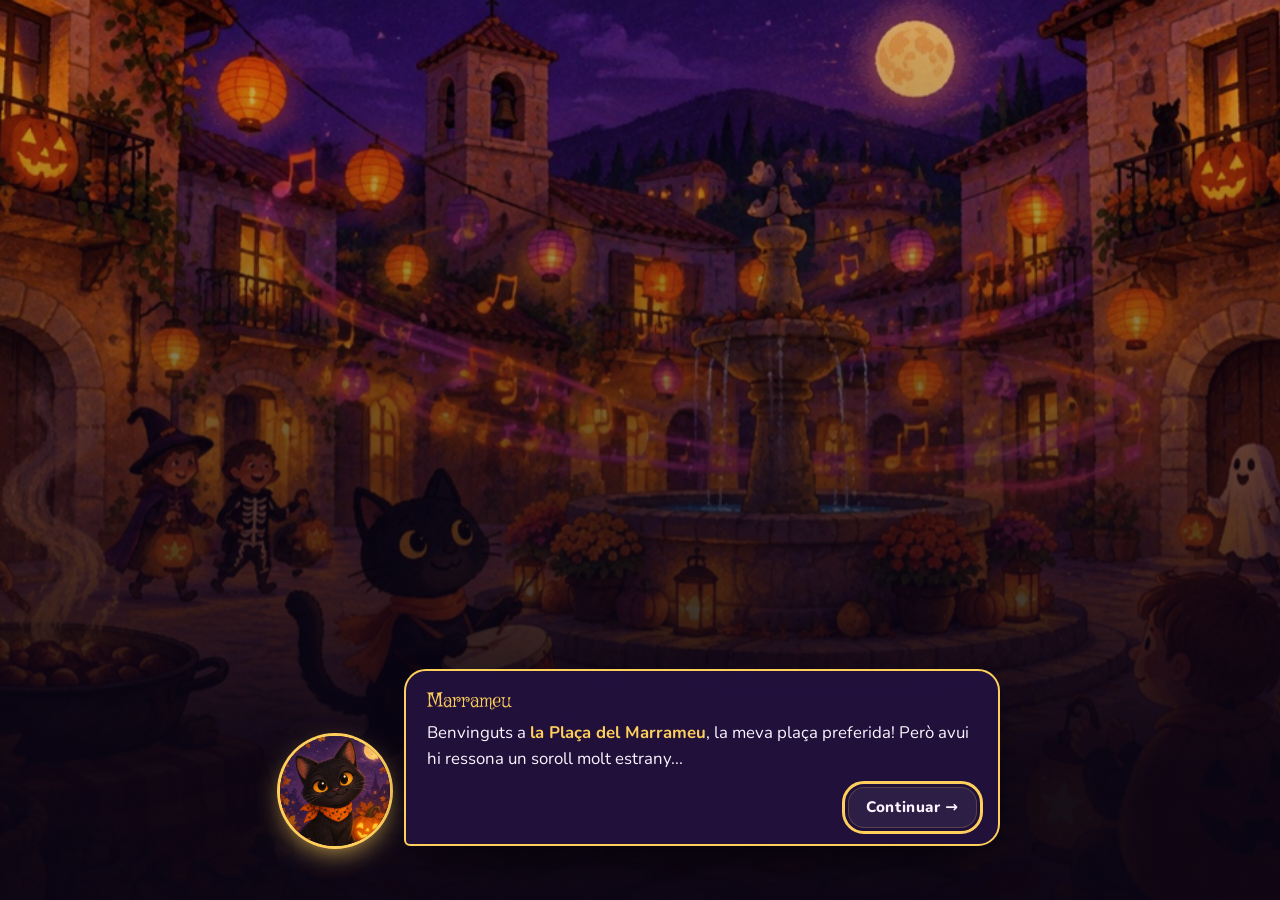
<file: repte_ritmic_marrameu.html>
<!DOCTYPE html>
<html lang="ca">
<head>
<meta charset="UTF-8">
<meta name="viewport" content="width=device-width, initial-scale=1">
<title>La Plaça del Marrameu · Escape Room de la Nit</title>
<link rel="stylesheet" href="comu.css?v=2">
<style>
/* ---------- Repte II: La Plaça del Marrameu ---------- */
.placa .j-intro { margin-bottom: 1rem; }
[hidden] { display: none !important; }

/* Escenari: pulsos, eco i compte enrere */
.escenari { display: flex; align-items: center; justify-content: center; gap: 18px; margin: .2rem 0 1rem; min-height: 86px; }
.pulsos { display: flex; gap: 8px; }
.pulsos i { width: 16px; height: 16px; border-radius: 50%; background: var(--pedra-2); border: 1px solid var(--vora); transition: background .1s, transform .1s, box-shadow .1s; }
.pulsos i.on { background: var(--or); transform: scale(1.3); box-shadow: 0 0 12px var(--or); }
.pulsos i.compte { background: #9a72ef; transform: scale(1.3); box-shadow: 0 0 12px var(--violeta); }
.eco { position: relative; width: 76px; height: 76px; display: grid; place-items: center; font-size: 2.7rem; border-radius: 50%; background: radial-gradient(circle, rgba(255, 207, 92, .15), transparent 70%); }
.eco::after { content: ''; position: absolute; inset: 0; border-radius: 50%; border: 3px solid var(--or); opacity: 0; }
.eco.pica { animation: j-pop .25s; }
.eco.pica::after { animation: ona .6s ease-out; }
@keyframes ona { from { transform: scale(.6); opacity: .9; } to { transform: scale(1.8); opacity: 0; } }
.compte-num { font-family: var(--f-titol); font-size: 2.4rem; color: #b58cff; width: 1.4em; text-align: center; }
.estat { text-align: center; color: var(--suau); font-weight: 700; min-height: 1.5em; margin-bottom: .9rem; }
.estat b { color: var(--text); }
.tipus-xip.variant { border-color: var(--carbassa); color: var(--or); }
.vides { gap: 2px; }
.vides .cau { animation: j-tremola .5s; }
.eco img { width: 54px; height: 54px; }

/* Partitures */
.compas { display: inline-flex; flex-direction: column; font-family: Georgia, 'Times New Roman', serif; font-weight: 900; line-height: .82; font-size: 1.35rem; margin-right: .35rem; }
.barra-final { display: inline-block; width: 9px; height: 2.4rem; margin-left: .45rem; border-left: 2px solid var(--tinta); border-right: 5px solid var(--tinta); align-self: center; }
.j-ritme [data-i] { display: inline-block; transition: transform .1s, color .1s; }
.j-ritme [data-i].sona { color: #d9600b; transform: translateY(-5px) scale(1.15); }
.lletra { position: absolute; top: 6px; left: 10px; font-weight: 900; color: #7a3300; font-size: .85rem; letter-spacing: .05em; }

/* Zona de joc: esperant mentre sona l'eco */
.zona { transition: opacity .2s; }
.zona.esperant { opacity: .72; pointer-events: none; }

/* Variant 1: Escolta i tria (3 partitures) */
.opcions-ritme { display: grid; grid-template-columns: repeat(auto-fit, minmax(230px, 1fr)); gap: 12px; }
.opcio-ritme { position: relative; display: flex; align-items: center; justify-content: center; min-height: 112px; padding: 1.4rem .7rem .8rem; border: 3px solid transparent; transition: transform .12s, border-color .2s, box-shadow .2s; color: var(--tinta); }
.opcio-ritme:hover:not(:disabled) { transform: translateY(-3px); border-color: var(--carbassa); }
.opcio-ritme:disabled { cursor: default; }
.be-marc { border-color: var(--verd) !important; box-shadow: 0 0 0 3px rgba(111, 220, 140, .45), 0 10px 30px -10px rgba(0, 0, 0, .7); }
.mal-marc { border-color: var(--vermell) !important; animation: j-tremola .4s; opacity: .85; }

/* Partitura gran (Troba l'error i Completa el compàs) */
.partitura-gran { position: relative; display: flex; justify-content: center; align-items: center; gap: .3em; padding: 1.6rem .8rem 1rem; border: 3px solid transparent; overflow: hidden; color: var(--tinta); }
.partitura-gran .j-ritme { flex-shrink: 0; }
.troba .j-ritme [data-i] { cursor: pointer; padding: .06em .1em; border-radius: 10px; border: 2px solid transparent; }
.troba .j-ritme [data-i]:hover, .troba .j-ritme [data-i]:focus-visible { border-color: var(--carbassa); outline: none; }
.troba .j-ritme [data-i].bona { border-color: var(--verd); background: rgba(47, 154, 82, .18); }
.troba .j-ritme [data-i].mal { border-color: var(--vermell); background: rgba(214, 69, 47, .16); animation: j-tremola .4s; }
.forat { display: inline-grid; place-items: center; min-width: calc(var(--d) * .95em); height: 1.25em; padding: 0 .15em; border: 3px dashed #b54d00; border-radius: 12px; font-family: var(--f-titol); color: #b54d00; flex-shrink: 0; }
.forat.omplert { border-style: solid; border-color: var(--verd); background: rgba(47, 154, 82, .14); }
.opcions-cel { display: grid; grid-template-columns: repeat(3, 1fr); gap: 10px; margin-top: 12px; }
.opcio-cel { position: relative; display: flex; align-items: center; justify-content: center; min-height: 92px; padding: 1.3rem .4rem .6rem; border: 3px solid transparent; color: var(--tinta); transition: transform .12s, border-color .2s; }
.opcio-cel:hover:not(:disabled) { transform: translateY(-3px); border-color: var(--carbassa); }
.opcio-cel:disabled { cursor: default; }
.solucio { margin-top: 12px; }

.accions { display: flex; flex-wrap: wrap; gap: 10px; justify-content: center; margin-top: 1.1rem; }

@media (max-width: 560px) {
    .placa .j-intro { font-size: .92rem; margin-bottom: .7rem; }
    .escenari { gap: 12px; min-height: 70px; }
    .eco { width: 62px; height: 62px; }
    .eco img { width: 44px; height: 44px; }
    .opcio-ritme { min-height: 96px; }
    .opcions-cel { gap: 6px; }
    .opcio-cel { min-height: 80px; }
}
</style>
</head>
<body>
<main class="j-main">
    <section class="j-panell placa">
        <h1 class="j-h1">La Plaça del Marrameu</h1>
        <p class="j-intro">Escolta cada <b>eco</b> i resol el repte de la partitura. Com menys cops l'hagis d'escoltar, més <b>castanyes</b> guanyes!</p>

        <div class="j-hud">
            <span class="j-xip tipus-xip" id="xTipus">Escolta i tria</span>
            <span class="j-xip" id="xRonda">Eco 1/9</span>
            <span class="j-xip" id="xCast">0</span>
            <span class="j-xip" id="xRatxa">🔥 ratxa 0</span>
            <span class="j-xip vides" id="xVides" aria-label="Vides: 3 de 3"></span>
        </div>
        <div class="j-progres" aria-hidden="true"><i id="barra"></i></div>

        <div class="escenari" aria-hidden="true">
            <div class="pulsos" id="pulsos"><i></i><i></i><i></i><i></i></div>
            <div class="eco" id="eco"></div>
            <div class="compte-num" id="compteNum"></div>
        </div>
        <p class="estat" id="estat" aria-live="polite"></p>

        <div class="zona" id="zona"></div>
        <div class="accions">
            <button class="j-boto lila" id="bEscolta" type="button">🔁 Torna-ho a escoltar (2)</button>
            <button class="j-boto verd" id="bSeguent" type="button" hidden>Següent eco →</button>
        </div>
    </section>
</main>

<script src="comu.js?v=2"></script>
<script>
(() => {
    const { $, so, FIGURES } = Joc;
    const TEMPO = 88;    // tempo dels ecos
    const ESCOLTES = 2;  // repeticions permeses per ronda
    const RONDES = 9;
    const VIDES = 3;     // vides per a tota la partida

    // =====================================================================
    // BANC DE RITMES — Docent: aquí pots ampliar el contingut.
    // Cada ritme es GENERA a l'atzar combinant aquestes cel·les (cada cel·la dura temps sencers).
    // Repetir una cel·la la fa sortir més sovint. Les opcions incorrectes, l'error de "Troba l'error"
    // i els fragments de "Completa el compàs" es generen a partir del ritme correcte.
    // =====================================================================
    const CELLES = {
        1: [['negra'], ['negra'], ['negra'], ['blanca'], ['blanca'], ['blancaP'], ['rodona']],
        2: [['negra'], ['negra'], ['blanca'], ['blancaP'], ['corxera', 'corxera'], ['corxera', 'corxera']],
        3: [['negra'], ['corxera', 'corxera'], ['negraP', 'corxera'], ['negraP', 'corxera'], ['sNegra'], ['sNegra'],
            ['sCorxera', 'corxera'], ['blanca'], ['sBlanca']],
    };
    const TIPUS = { tria: 'Escolta i tria', error: "Troba l'error", completa: 'Completa el compàs' };

    // Pla de la partida: 3 rondes per nivell; la 3a de cada nivell és una variant triada a l'atzar
    const silenci = r => r.some(k => FIGURES[k].silenci);
    const corxeres = r => r.filter(k => k === 'corxera').length;
    // (es torna a generar cada vegada que comença la partida)
    const planifica = () => { const variants = Joc.barreja(['error', 'completa', Joc.tria(['error', 'completa'])]); return [
        { nivell: 1, tipus: 'tria', cal: r => true },
        { nivell: 1, tipus: 'tria', cal: r => r.includes('blanca') || r.includes('blancaP') },
        { nivell: 1, tipus: variants[0], cal: r => true },
        { nivell: 2, tipus: 'tria', cal: r => corxeres(r) >= 2 },
        { nivell: 2, tipus: 'tria', cal: r => corxeres(r) >= 4 },
        { nivell: 2, tipus: variants[1], cal: r => corxeres(r) >= 2 },
        { nivell: 3, tipus: 'tria', cal: r => r.includes('negraP') },
        { nivell: 3, tipus: 'tria', cal: silenci },
        { nivell: 3, tipus: variants[2], cal: r => r.includes('negraP') || silenci(r) },
    ]; };
    let PLA = planifica();

    // ---------- Utilitats de ritme ----------
    const durada = figs => figs.reduce((s, k) => s + FIGURES[k].valor, 0);
    const onsets = figs => { let t = 0; const r = []; figs.forEach(k => { if (!FIGURES[k].silenci) r.push(t); t += FIGURES[k].valor; }); return r; };
    const firma = figs => onsets(figs).join(',');               // com SONA (amb percussió)
    const quatre = figs => Math.abs(durada(figs) - 4) < 1e-9;
    const difOnsets = (a, b) => { const oa = onsets(a), ob = onsets(b); return oa.filter(x => !ob.includes(x)).length + ob.filter(x => !oa.includes(x)).length; };
    const unics = pool => [...new Map(pool.map(c => [c.join(' '), c])).values()];

    // Omple `dur` temps amb cel·les a l'atzar
    function omple(dur, pool) {
        const r = []; let resta = dur;
        for (let g = 0; resta > 1e-9 && g < 60; g++) {
            const cand = pool.filter(c => durada(c) <= resta + 1e-9);
            const c = Joc.tria(cand); r.push(c); resta -= durada(c);
        }
        return Math.abs(resta) < 1e-9 ? r : null;
    }

    // Totes les maneres d'omplir `dur` temps amb les cel·les del banc
    function maneres(dur, pool) {
        const cel = unics(pool), res = [];
        const rec = (resta, acc) => {
            if (res.length >= 300) return;
            if (Math.abs(resta) < 1e-9) { res.push(acc.slice()); return; }
            cel.forEach(c => { const d = durada(c); if (d <= resta + 1e-9) { acc.push(c); rec(resta - d, acc); acc.pop(); } });
        };
        rec(dur, []);
        return res;
    }

    // Genera el ritme correcte d'una ronda (llista de cel·les)
    function generaRitme(def, usats) {
        for (let intent = 0; intent < 600; intent++) {
            const cels = omple(4, CELLES[def.nivell]);
            if (!cels) continue;
            const f = cels.flat();
            if (!quatre(f) || onsets(f).length < 2 || !def.cal(f)) continue;
            if (intent < 400 && usats.has(f.join(' '))) continue; // millor no repetir ritmes a la partida
            return cels;
        }
        return [['negra'], ['negra'], ['blanca']];
    }

    // Canvia 1–2 figures: intercanvia dues cel·les veïnes o en substitueix una (o dues) per altres de la mateixa durada
    function muta(cels, pool) {
        const c = cels.slice();
        if (c.length >= 2 && Math.random() < .3) {
            const i = Math.floor(Math.random() * (c.length - 1));
            [c[i], c[i + 1]] = [c[i + 1], c[i]];
            return c;
        }
        const i = Math.floor(Math.random() * c.length);
        const j = Math.min(c.length - 1, i + (Math.random() < .35 ? 1 : 0));
        const nou = omple(durada(c.slice(i, j + 1).flat()), pool);
        if (nou) c.splice(i, j - i + 1, ...nou);
        return c;
    }

    // Dues opcions incorrectes: sonen diferent de la correcta (i entre elles) però s'hi assemblen
    function distractors(correcte, nivell) {
        const pool = CELLES[nivell], fc = correcte.flat();
        const vistes = new Set([firma(fc)]);
        const res = [];
        for (let intent = 0; intent < 800 && res.length < 2; intent++) {
            let d = muta(correcte, pool);
            if (Math.random() < .4) d = muta(d, pool);
            const fd = d.flat();
            if (!quatre(fd) || !onsets(fd).length) continue;
            const fi = firma(fd), dif = difOnsets(fc, fd);
            if (vistes.has(fi) || dif < 1 || dif > 3) continue; // plausible: com a molt 3 cops de diferència
            vistes.add(fi); res.push(d);
        }
        return res;
    }

    // Fragments alternatius per al tros i..j del ritme (mateixa durada, sonen diferent)
    function alternatives(cels, i, j, pool) {
        const dur = durada(cels.slice(i, j + 1).flat());
        const fc = cels.flat();
        const vistes = new Set([firma(fc)]);
        const res = [];
        Joc.barreja(maneres(dur, pool)).forEach(v => {
            const nou = [...cels.slice(0, i), ...v, ...cels.slice(j + 1)].flat();
            const f = firma(nou);
            if (vistes.has(f) || v.flat().length > 4 || !onsets(nou).length || difOnsets(fc, nou) > 3) return;
            vistes.add(f); res.push(v);
        });
        return res;
    }

    // Trossos candidats (1 o 2 cel·les seguides, màxim 3 temps); primer els d'una sola cel·la
    function trossos(cels) {
        const t = [];
        cels.forEach((_, i) => [i, i + 1].forEach(j => {
            if (j < cels.length && durada(cels.slice(i, j + 1).flat()) <= 3) t.push([i, j]);
        }));
        return Joc.barreja(t).sort((a, b) => (a[1] - a[0]) - (b[1] - b[0]));
    }

    // ---------- Generadors de cada tipus de ronda ----------
    function rondaTria(def, usats) {
        for (let k = 0; k < 30; k++) {
            const cor = generaRitme(def, usats), ops = distractors(cor, def.nivell);
            if (ops.length < 2) continue;
            const totes = Joc.barreja([cor, ...ops]);
            return { tipus: 'tria', cels: cor, opcions: totes.map(c => c.flat()), correcte: totes.indexOf(cor) };
        }
        return null;
    }
    function rondaError(def, usats) {
        const pool = CELLES[def.nivell];
        for (let k = 0; k < 60; k++) {
            const cor = generaRitme(def, usats);
            for (const [i, j] of trossos(cor)) {
                const alts = alternatives(cor, i, j, pool);
                if (!alts.length) continue;
                const v = Joc.tria(alts);
                const inici = cor.slice(0, i).flat().length;
                return { tipus: 'error', cels: cor, escrit: [...cor.slice(0, i), ...v, ...cor.slice(j + 1)].flat(), inici, fi: inici + v.flat().length };
            }
        }
        return null;
    }
    function rondaCompleta(def, usats) {
        const pool = CELLES[def.nivell];
        for (let k = 0; k < 60; k++) {
            const cor = generaRitme(def, usats);
            for (const [i, j] of trossos(cor)) {
                const alts = alternatives(cor, i, j, pool);
                if (alts.length < 2) continue;
                const bo = cor.slice(i, j + 1);
                const totes = Joc.barreja([bo, alts[0], alts[1]]);
                return { tipus: 'completa', cels: cor, i, j, opcions: totes.map(c => c.flat()), correcte: totes.indexOf(bo) };
            }
        }
        return null;
    }

    // HTML d'una partitura d'un compàs (4/4 + figures + doble barra final)
    const midaDe = n => (n >= 7 ? 1.75 : n >= 5 ? 2.05 : 2.35);
    const compas = '<span class="compas" aria-hidden="true"><span>4</span><span>4</span></span>';
    const barra = '<span class="barra-final" aria-hidden="true"></span>';
    const partituraHTML = (figs, mida) => compas + Joc.ritmeHTML(figs, { mida: mida || midaDe(figs.length) }) + barra;
    const nomRitme = figs => figs.map(k => FIGURES[k].nom.toLowerCase()).join(', ');

    // ---------- Elements ----------
    const el = {
        tipus: $('#xTipus'), ronda: $('#xRonda'), cast: $('#xCast'), ratxa: $('#xRatxa'), barra: $('#barra'),
        pulsos: [...$('#pulsos').children], eco: $('#eco'), compte: $('#compteNum'), estat: $('#estat'),
        zona: $('#zona'), bEscolta: $('#bEscolta'), bSeguent: $('#bSeguent'), vides: $('#xVides'),
    };

    // ---------- Reproducció amb visuals ----------
    const programa = (fn, s) => setTimeout(fn, Math.max(0, s * 1000));
    function pols(i, compte) {
        const p = el.pulsos[i]; if (!p) return;
        p.classList.add(compte ? 'compte' : 'on');
        setTimeout(() => p.classList.remove('on', 'compte'), 140);
    }
    const ecoPica = () => Joc.reinicia(el.eco, 'pica');

    /**
     * Toca un ritme amb Joc.so.ritme i hi afegeix: compte enrere visual, pulsos i una nota suau
     * sostinguda (perquè una blanca "duri" més que una negra). Retorna una promesa.
     */
    function toca(figs, { compte = 4, enCop } = {}) {
        const negra = 60 / TEMPO;
        const a = Joc.audio();
        if (!a) return Joc.espera(500);
        const ara = a.currentTime;
        const t0 = ara + .15 + compte * negra; // mateix càlcul que fa Joc.so.ritme
        let t = t0;
        figs.forEach(k => { const f = FIGURES[k]; if (!f.silenci) so.nota(67, { t, dur: f.valor * negra * .92, vol: .07 }); t += f.valor * negra; });
        for (let i = 0; i < compte; i++) programa(() => { el.compte.textContent = i + 1; pols(i, true); }, t0 - (compte - i) * negra - ara);
        programa(() => { el.compte.textContent = ''; }, t0 - ara);
        for (let b = 0; b < 4; b++) programa(() => pols(b, false), t0 + b * negra - ara);
        return Promise.resolve(so.ritme(figs, { tempo: TEMPO, compte, instrument: 'fusta', metronom: true, enCop }));
    }

    function ressalta(cont, i) {
        cont.querySelectorAll('[data-i]').forEach(s => s.classList.toggle('sona', +s.dataset.i === i));
    }

    // =====================================================================
    // JOC
    // =====================================================================
    const P = { ronda: 0, castanyes: 0, ratxa: 0, millor: 0, errors: 0, vides: VIDES, escoltes: 0, ocupat: false, respost: false, usats: new Set(), R: null, vistos: {} };
    // Icones il·lustrades: carbassa (eco), castanyes (comptador) i espelmes (vides)
    el.eco.innerHTML = Joc.icona('carbassa', 54);
    el.vides.innerHTML = Array.from({ length: VIDES }, () => Joc.icona('espelma', 22)).join('');
    const cors = [...el.vides.children];

    function hud() {
        const tipus = P.R ? P.R.tipus : 'tria';
        el.tipus.textContent = (tipus === 'tria' ? '' : '⚡ ') + TIPUS[tipus];
        el.tipus.classList.toggle('variant', tipus !== 'tria');
        el.ronda.textContent = `Eco ${Math.min(P.ronda + 1, RONDES)}/${RONDES}`;
        el.cast.innerHTML = `${Joc.icona('castanya', 20)} ${P.castanyes}`;
        el.ratxa.textContent = `🔥 ratxa ${P.ratxa}`;
        el.barra.style.width = (P.ronda / RONDES * 100) + '%';
        cors.forEach((c, i) => c.classList.toggle('apagada', i >= P.vides));
        el.vides.setAttribute('aria-label', `Vides: ${P.vides} de ${VIDES}`);
        el.vides.classList.toggle('alerta', P.vides === 1);
    }

    function novaRonda() {
        const def = PLA[P.ronda];
        const gen = { tria: rondaTria, error: rondaError, completa: rondaCompleta };
        // Si una variant no es pot generar, es fa una ronda normal
        P.R = gen[def.tipus](def, P.usats) || rondaTria(def, P.usats) || rondaTria({ ...def, cal: () => true }, new Set());
        P.so = P.R.cels.flat();
        P.usats.add(P.so.join(' '));
        P.escoltes = 0; P.respost = false;
        el.zona.className = 'zona ' + P.R.tipus;
        ({ tria: pintaTria, error: pintaError, completa: pintaCompleta })[P.R.tipus]();
        el.bSeguent.hidden = true;
        el.bEscolta.hidden = false;
        hud();
        if (P.R.tipus !== 'tria' && !P.vistos[P.R.tipus]) {
            P.vistos[P.R.tipus] = true;
            Joc.diu('marrameu', P.R.tipus === 'error'
                ? 'Compte! Aquest eco fa <b>trampes</b>: la partitura té <b>una figura</b> que no sona així. Troba-la!'
                : 'A aquest compàs li falta <b>un tros</b>! Escolta l\'eco i tria el fragment que hi encaixa.', 5000);
        }
        escolta(false);
    }

    // --- Escolta i tria: tres partitures ---
    function pintaTria() {
        const R = P.R;
        el.zona.innerHTML = `<div class="opcions-ritme">${R.opcions.map((f, i) =>
            `<button class="j-paper opcio-ritme j-entra" type="button" data-k="${i}" aria-label="Opció ${'ABC'[i]}: ${nomRitme(f)}">
                <span class="lletra">${'ABC'[i]}</span>${partituraHTML(f)}</button>`).join('')}</div>`;
        el.zona.querySelectorAll('.opcio-ritme').forEach(b => b.addEventListener('click', () => triaOpcio(+b.dataset.k)));
    }

    // --- Troba l'error: una partitura amb una figura canviada ---
    function pintaError() {
        const R = P.R;
        el.zona.innerHTML = `<div class="j-paper partitura-gran j-entra"><span class="lletra">PARTITURA DE L'ECO</span>${partituraHTML(R.escrit, midaDe(R.escrit.length) + .3)}</div>`;
        el.zona.querySelectorAll('.j-ritme [data-i]').forEach(s => {
            s.tabIndex = 0;
            s.setAttribute('role', 'button');
            s.setAttribute('aria-label', `${FIGURES[R.escrit[+s.dataset.i]].nom} (figura ${+s.dataset.i + 1})`);
            s.addEventListener('click', () => trobaError(+s.dataset.i));
            s.addEventListener('keydown', e => { if (e.key === 'Enter' || e.key === ' ') { e.preventDefault(); trobaError(+s.dataset.i); } });
        });
    }

    // --- Completa el compàs: falta un tros i cal triar-lo ---
    function pintaCompleta() {
        const R = P.R;
        const abans = R.cels.slice(0, R.i).flat(), despres = R.cels.slice(R.j + 1).flat();
        const mida = midaDe(P.so.length) + .2;
        const dur = durada(R.cels.slice(R.i, R.j + 1).flat());
        el.zona.innerHTML = `
            <div class="j-paper partitura-gran j-entra" style="font-size:${mida}rem">
                <span class="lletra" style="font-size:.85rem">COMPLETA EL COMPÀS</span>
                <span style="font-size:1rem;display:contents">${compas}</span>
                ${abans.length ? Joc.ritmeHTML(abans, { mida }) : ''}
                <span class="forat" style="--d:${dur}" aria-label="Fragment que falta">?</span>
                ${despres.length ? Joc.ritmeHTML(despres, { mida }) : ''}
                ${barra}
            </div>
            <div class="opcions-cel">${R.opcions.map((f, k) =>
                `<button class="j-paper opcio-cel j-entra" type="button" data-k="${k}" aria-label="Fragment ${'ABC'[k]}: ${nomRitme(f)}">
                    <span class="lletra">${'ABC'[k]}</span>${Joc.ritmeHTML(f, { mida: f.length >= 4 ? 1.7 : 2.1 })}</button>`).join('')}</div>`;
        el.zona.querySelectorAll('.opcio-cel').forEach(b => b.addEventListener('click', () => triaOpcio(+b.dataset.k)));
    }

    function botoEscolta() {
        const queden = ESCOLTES - P.escoltes;
        el.bEscolta.textContent = `🔁 Torna-ho a escoltar (${queden})`;
        el.bEscolta.disabled = P.ocupat || P.respost || queden <= 0;
    }

    const INSTRUCCIO = {
        tria: 'Quina partitura ha sonat? Tria <b>A</b>, <b>B</b> o <b>C</b>.',
        error: 'Una figura <b>no coincideix</b> amb l\'eco: toca-la!',
        completa: 'Quin fragment falta? Tria <b>A</b>, <b>B</b> o <b>C</b>.',
    };

    async function escolta(repeticio) {
        if (P.ocupat || P.respost) return;
        if (repeticio) { if (P.escoltes >= ESCOLTES) return; P.escoltes++; }
        P.ocupat = true;
        el.zona.classList.add('esperant');
        botoEscolta();
        el.estat.innerHTML = '👂 Escolta l\'eco... <b>1, 2, 3, 4</b> i comença!';
        await toca(P.so, { enCop: i => { if (!FIGURES[P.so[i]].silenci) ecoPica(); } });
        P.ocupat = false;
        el.zona.classList.remove('esperant');
        botoEscolta();
        el.estat.innerHTML = INSTRUCCIO[P.R.tipus];
    }

    // Partitura correcta (per veure com sonava l'eco)
    function mostraSolucio() {
        const d = document.createElement('div');
        d.className = 'j-paper partitura-gran solucio j-entra be-marc';
        d.innerHTML = `<span class="lletra">AIXÍ SONAVA L'ECO</span>${partituraHTML(P.so)}`;
        el.zona.appendChild(d);
        return d;
    }

    // Respostes de cada tipus
    function triaOpcio(k) {
        if (P.ocupat || P.respost || !P.R || P.R.tipus === 'error') return;
        const R = P.R;
        const sel = R.tipus === 'tria' ? '.opcio-ritme' : '.opcio-cel';
        const botons = [...el.zona.querySelectorAll(sel)];
        botons.forEach(b => { b.disabled = true; });
        const ok = k === R.correcte;
        botons[R.correcte].classList.add('be-marc');
        if (!ok) botons[k].classList.add('mal-marc');
        if (R.tipus === 'completa') {
            // Omple el forat amb el fragment correcte
            const forat = $('.forat', el.zona);
            forat.innerHTML = Joc.ritmeHTML(R.opcions[R.correcte], { mida: midaDe(P.so.length) + .2 });
            forat.classList.add('omplert');
        }
        resol(ok, () => (R.tipus === 'tria' ? botons[R.correcte] : mostraSolucio()));
    }

    function trobaError(i) {
        if (P.ocupat || P.respost || !P.R || P.R.tipus !== 'error') return;
        const R = P.R, ok = i >= R.inici && i < R.fi;
        el.zona.querySelectorAll('.j-ritme [data-i]').forEach(s => {
            const k = +s.dataset.i;
            if (k >= R.inici && k < R.fi) s.classList.add('bona');
            if (k === i && !ok) s.classList.add('mal');
            s.tabIndex = -1;
        });
        resol(ok, mostraSolucio);
        if (ok) mostraSolucio();
    }

    // Final comú d'una ronda: castanyes, ratxa, reaccions i, si cal, tornar-ho a escoltar
    async function resol(ok, solucio) {
        P.respost = true;
        botoEscolta();
        if (ok) {
            const guany = 3 - P.escoltes;
            P.castanyes += guany; P.ratxa++; P.millor = Math.max(P.millor, P.ratxa); P.ronda++;
            so.be();
            Joc.toast(`Correcte! +${guany} 🌰`, 'be');
            el.estat.innerHTML = `Eco atrapat! Has guanyat <b>${guany} ${guany === 1 ? 'castanya' : 'castanyes'}</b>.`;
            reacciona(true);
            hud();
            el.bSeguent.textContent = P.ronda >= RONDES ? 'Fes callar l\'últim eco! ✨' : 'Següent eco →';
        } else {
            P.ratxa = 0; P.errors++; P.vides--;
            so.malament();
            if (cors[P.vides]) Joc.reinicia(cors[P.vides], 'cau');
            if (P.vides > 0) reacciona(false);
            hud();
            el.estat.innerHTML = `No era aquesta! Perds una vida 🕯️ (${P.vides === 1 ? 'en queda 1' : `en queden ${P.vides}`}). Escolta com sonava l'eco <b>(en verd)</b>.`;
            await Joc.espera(700);
            P.ocupat = true;
            const cont = solucio();
            await toca(P.so, { compte: 0, enCop: i => { ressalta(cont, i); if (!FIGURES[P.so[i]].silenci) ecoPica(); } });
            ressalta(cont, -1);
            P.ocupat = false;
            if (P.vides <= 0) { sensVides(); return; }
            el.estat.innerHTML = 'Cal atrapar cada eco per avançar: tornem-ho a provar amb <b>un altre eco</b>.';
            el.bSeguent.textContent = 'Un altre eco →';
        }
        el.bEscolta.hidden = true;
        el.bSeguent.hidden = false;
        el.bSeguent.focus();
    }

    function reacciona(be) {
        if (be) {
            if (P.ratxa === 3) Joc.diu('marrameu', 'Tres ecos seguits! Tens <b>orelles de gat</b>, miau!');
            else if (P.ratxa === 6) Joc.diu('marrameu', 'Sis seguits! Ets un <b>miau-stre</b> del ritme!');
            else if (P.ratxa === 9) Joc.diu('castanyera', 'Tots a la primera tirada! Quina orella, criatures!');
            else if (P.ronda === 5) Joc.diu('castanyera', 'Quina orella més fina, fills meus! Ja heu passat <b>la meitat</b> dels ecos.');
            else if (P.escoltes === 0 && P.ronda > 1) Joc.diu('castanyera', 'A la primera! Ni la meva àvia ho feia tan bé.', 2600);
        } else if (P.vides === 1) {
            Joc.diu('castanyera', 'Ai, que només us queda <b>una vida</b>! Escolteu-lo bé abans de triar, criatures.', 4000);
        } else if (P.errors === 1) {
            Joc.diu('marrameu', 'Miau... aquest eco era traïdor. Fixa\'t on cauen els cops respecte del <b>pols</b>.');
        } else {
            Joc.diu('castanyera', 'No passa res, rei! Compta <b>1, 2, 3, 4</b> mentre sona i ho veuràs més clar.');
        }
    }

    el.bEscolta.addEventListener('click', () => escolta(true));
    el.bSeguent.addEventListener('click', () => {
        if (P.ocupat) return;
        so.clic();
        if (P.ronda >= RONDES) { final(); return; }
        if (P.ronda === 3 && !P.avisCorxeres) { P.avisCorxeres = true; Joc.diu('marrameu', 'Ara arriben les <b>corxeres</b>: dues per cada temps, ràpides com un ratolí!'); }
        if (P.ronda === 6 && !P.avisDificil) { P.avisDificil = true; Joc.diu('marrameu', 'Ecos difícils! <b>Negra amb punt + corxera</b> i <b>silencis</b>. Orelles amunt!'); }
        novaRonda();
    });

    // ---------- Teclat: 1–3 o A–C per triar, R per tornar a escoltar ----------
    document.addEventListener('keydown', e => {
        if (e.metaKey || e.ctrlKey || e.altKey || document.querySelector('.j-dialeg') || document.querySelector('.j-premi.obert') || !P.R) return;
        const k = e.key.toLowerCase();
        const i = ['1', '2', '3'].includes(k) ? +k - 1 : ['a', 'b', 'c'].indexOf(k);
        if (i >= 0 && P.R.tipus !== 'error') { e.preventDefault(); triaOpcio(i); }
        else if (k === 'r') { e.preventDefault(); escolta(true); }
    });

    // ---------- Sense vides: el Bruixot us atrapa i es torna a començar ----------
    function sensVides() {
        el.bEscolta.hidden = true;
        el.bSeguent.hidden = true;
        Joc.fracas({
            motiu: 'Els ecos us han fet perdre les <b>3 vides</b>! Tornareu a començar des del primer eco, amb ritmes nous.',
            reinicia: () => {
                Object.assign(P, { ronda: 0, castanyes: 0, ratxa: 0, millor: 0, errors: 0, vides: VIDES, usats: new Set(), R: null, avisCorxeres: false, avisDificil: false });
                PLA = planifica();
                Joc.diu('marrameu', 'Miau, tornem-hi! Aquesta vegada, <b>orelles de gat</b> des del primer eco.', 3500);
                novaRonda();
            },
        });
    }

    // ---------- Final ----------
    function final() {
        P.respost = true;
        el.bSeguent.hidden = true;
        el.estat.innerHTML = '🤫 Shhh... els ecos han callat.';
        Joc.guanya({
            repte: 2,
            missatge: 'Els ecos de l\'esternut ja no reboten per la plaça.',
            resum: `Castanyes: <b>${P.castanyes}/${RONDES * 3}</b> · Millor ratxa: <b>${P.millor}</b>`,
            epileg: [
                { qui: 'marrameu', text: 'Shhh... ho sentiu? Res de res! <b>Els ecos han callat</b> i la plaça torna a estar tranquil·la. Miau-ravellós!' },
                { qui: 'castanyera', text: 'Ai, ai, ai! <b>Les meves castanyes!</b> Amb tant d\'enrenou les he deixat al foc i ara <b>se\'m cremen</b>!' },
                { qui: 'castanyera', text: 'Correu, criatures, veniu a <b>la meva parada</b> i ajudeu-me, que sense castanyes no hi ha Castanyada! Us espera el <b>Repte III</b>.' },
            ],
        });
    }

    // ---------- Inici ----------
    Joc.capcalera({ repte: 2, titol: 'La Plaça del Marrameu' });
    hud();
    (async () => {
        await Joc.dialeg([
            { qui: 'marrameu', text: 'Benvinguts a <b>la Plaça del Marrameu</b>, la meva plaça preferida! Però avui hi ressona un soroll molt estrany...' },
            { qui: 'castanyera', text: 'Ai, fills meus! L\'esternut del Bruixot ha deixat <b>ecos rítmics</b> per tota la plaça, i no paren de rebotar entre les parets!' },
            { qui: 'marrameu', text: 'Per fer-los callar, cal <b>atrapar-los</b>: sonarà un ritme de 4/4 i triareu la <b>partitura</b> que hi correspon. Alguns ecos fan trampes: caldrà <b>trobar l\'error</b> o <b>completar el compàs</b>. Com menys cops l\'escolteu (màxim 2 repeticions), més castanyes!' },
            { qui: 'castanyera', text: 'Però aneu amb compte: teniu <b>3 vides</b> per a tota la plaça. Cada resposta equivocada en costa una i, si les perdeu totes, <b>el Bruixot us atrapa</b>, perdeu temps i torneu a començar!' },
        ], { boto: 'Escoltem!' });
        novaRonda();
    })();
})();
</script>
</body>
</html>
</file>
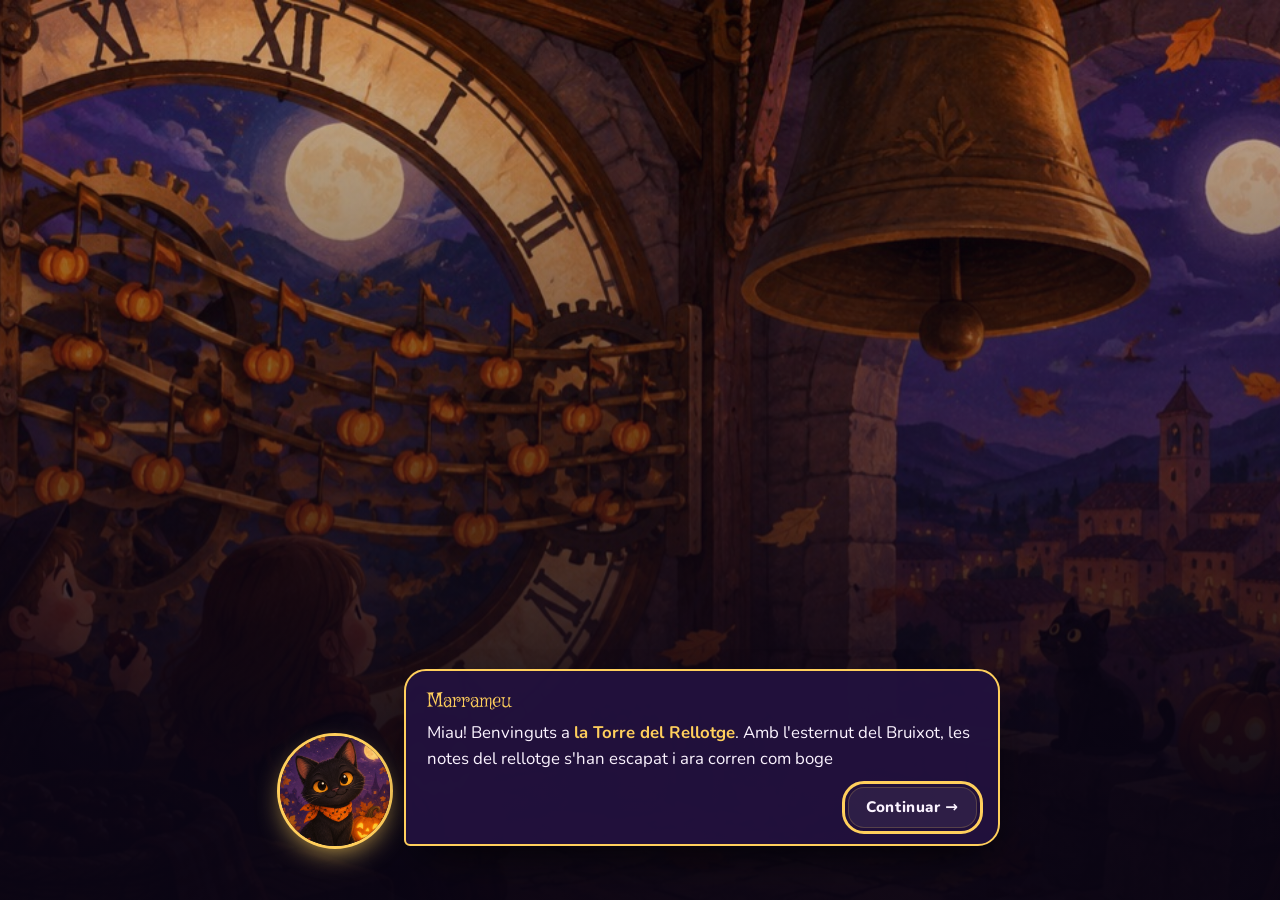
<file: teoria.html>
<!DOCTYPE html>
<html lang="ca">
<head>
<meta charset="UTF-8">
<meta name="viewport" content="width=device-width, initial-scale=1">
<title>La Torre del Rellotge · Escape Room de la Nit</title>
<link rel="stylesheet" href="comu.css?v=2">
<style>
/* ---------- Repte I: La Torre del Rellotge ---------- */
.torre .j-intro { margin-bottom: 1rem; }

/* Campanades del marcador */
.campanes span { display: inline-block; filter: grayscale(1); opacity: .28; transition: opacity .3s, filter .3s; }
.campanes span.tocada { filter: none; opacity: 1; animation: j-tremola .5s; }
#xCombo.calent { border-color: var(--carbassa); color: var(--or); box-shadow: 0 0 16px rgba(255, 138, 31, .45); }
#xCombo.molt-calent { border-color: var(--or); color: #fff; box-shadow: 0 0 22px rgba(255, 207, 92, .7); }

/* Escena: rellotge de la torre + pentagrama */
.escena { display: grid; grid-template-columns: 124px 1fr; gap: 16px; align-items: center; }
.torre-rellotge { display: grid; justify-items: center; gap: 4px; }
.torre-rellotge .teulada { width: 0; height: 0; border-left: 46px solid transparent; border-right: 46px solid transparent; border-bottom: 30px solid #4b2a95; filter: drop-shadow(0 -2px 0 var(--or)); }
.rellotge { width: 100%; max-width: 116px; filter: drop-shadow(0 6px 18px rgba(255, 207, 92, .3)); }
.rellotge .agulla-h { transform-box: view-box; transform-origin: 50% 50%; transition: transform .7s cubic-bezier(.3, 1.6, .5, 1); }
.rellotge .agulla-m { transform-box: view-box; transform-origin: 50% 50%; }
.rellotge.alarma { animation: j-tremola .45s; }
.torre-rellotge small { color: var(--suau); font-weight: 700; font-size: .78rem; text-align: center; }

.pent { position: relative; min-height: 200px; display: grid; place-items: center; padding: 8px 14px; overflow: hidden; }
.pent svg { width: 100%; max-width: var(--mw, 320px); }
/* Nota actual de la pluja: brilla */
.pent g.actual ellipse:first-of-type { animation: brilla 1s ease-in-out infinite; }
@keyframes brilla { 50% { filter: drop-shadow(0 0 5px #ff8a1f) drop-shadow(0 0 2px #ffcf5c); } }
/* Entrades: la nota "corre" des de la dreta, o les notes "cauen" */
.entra-corre g[data-i] { animation: corre .38s cubic-bezier(.2, 1.1, .4, 1) backwards; }
@keyframes corre { from { transform: translateX(140px); opacity: 0; } }
.entra-pluja g[data-i] { animation: cau .5s cubic-bezier(.3, 1.4, .5, 1) backwards; }
.entra-pluja g[data-i="1"] { animation-delay: .16s; }
.entra-pluja g[data-i="2"] { animation-delay: .32s; }
@keyframes cau { from { transform: translateY(-70px); opacity: 0; } }

/* Cartell (inici de fase, mitjanit) sobre el paper */
.cartell { text-align: center; padding: .6rem .4rem; max-width: 46ch; }
.cartell h3 { font-family: var(--f-titol); font-weight: 400; font-size: clamp(1.3rem, 4.5vw, 1.7rem); color: #7a3300; margin-bottom: .3rem; }
.cartell p { line-height: 1.5; margin: .35rem 0; }
.cartell b { color: #7a3300; }
.cartell .gran { font-size: 2.6rem; line-height: 1; margin-bottom: .2rem; }
.cartell .j-boto { margin-top: .7rem; }

/* Punts que suren */
.flota { position: absolute; left: 50%; top: 30%; transform: translateX(-50%); font-weight: 900; font-size: 1.7rem; color: #c25200; pointer-events: none; animation: flota .8s ease-out forwards; text-shadow: 0 2px 0 #fff4d6; }
@keyframes flota { to { transform: translate(-50%, -50px); opacity: 0; } }

/* Barra de temps de cada nota */
.temps { height: 12px; border-radius: 99px; background: rgba(255, 255, 255, .08); overflow: hidden; margin: 14px 0 16px; }
.temps i { display: block; height: 100%; width: 100%; border-radius: inherit; background: linear-gradient(90deg, var(--verd), var(--or)); }
.temps i.poc { background: linear-gradient(90deg, var(--vermell), var(--carbassa)); }

/* Botons de les 7 notes */
.notes { display: flex; gap: 8px; justify-content: center; transition: opacity .25s; }
.notes.apagat { opacity: .45; pointer-events: none; }
.nota-btn { flex: 1 1 0; min-width: 0; display: grid; gap: 2px; padding: .9rem .3rem; }
.nota-btn b { font-size: 1.25rem; }
.nota-btn small { font-size: .7rem; color: var(--suau); font-weight: 700; letter-spacing: .05em; }
.nota-btn:disabled { opacity: .5; }
.nota-btn.be { background: rgba(111, 220, 140, .3); border-color: var(--verd); }

@media (max-width: 560px) {
    .escena { grid-template-columns: 1fr; gap: 8px; }
    .torre-rellotge { grid-template-columns: auto auto; align-items: center; gap: 10px; }
    .torre-rellotge .teulada { display: none; }
    .rellotge { max-width: 70px; }
    .torre .j-intro { font-size: .92rem; margin-bottom: .7rem; }
    .pent { min-height: 170px; padding: 6px 8px; }
    .notes { flex-wrap: wrap; }
    .nota-btn { flex: 0 1 calc(25% - 6px); }
}
</style>
</head>
<body>
<main class="j-main">
    <section class="j-panell torre">
        <h1 class="j-h1">La Torre del Rellotge</h1>
        <p class="j-intro">Digues el nom de la <b>nota-carbassa</b> abans que s'acabi el temps. Encadena encerts per fer <b>combos</b>!</p>

        <div class="j-hud">
            <span class="j-xip" id="xFase">Fase 1/3</span>
            <span class="j-xip" id="xPunts">⭐ 0/25</span>
            <span class="j-xip" id="xCombo">🔥 x1</span>
            <span class="j-xip campanes" id="xCamp" aria-label="Campanades: 0 de 3"><span>🔔</span><span>🔔</span><span>🔔</span></span>
        </div>
        <div class="j-progres" aria-hidden="true"><i id="barraFase"></i></div>

        <div class="escena">
            <div class="torre-rellotge">
                <div class="teulada" aria-hidden="true"></div>
                <svg class="rellotge" id="rellotge" viewBox="-50 -50 100 100" aria-hidden="true">
                    <circle r="47" fill="#3a1d63" stroke="#ffcf5c" stroke-width="3"/>
                    <circle r="41" fill="#fff4d6"/>
                    <g id="marques"></g>
                    <text y="-27" text-anchor="middle" font-size="10" font-weight="800" fill="#2b1a0c" font-family="Nunito,sans-serif">XII</text>
                    <text x="29" y="3.5" text-anchor="middle" font-size="9" font-weight="800" fill="#2b1a0c" font-family="Nunito,sans-serif">III</text>
                    <text y="34" text-anchor="middle" font-size="9" font-weight="800" fill="#2b1a0c" font-family="Nunito,sans-serif">VI</text>
                    <text x="-29" y="3.5" text-anchor="middle" font-size="9" font-weight="800" fill="#2b1a0c" font-family="Nunito,sans-serif">IX</text>
                    <line class="agulla-h" id="agullaH" x1="0" y1="4" x2="0" y2="-20" stroke="#2b1a0c" stroke-width="4.5" stroke-linecap="round" style="transform:rotate(270deg)"/>
                    <line class="agulla-m" id="agullaM" x1="0" y1="6" x2="0" y2="-32" stroke="#d9600b" stroke-width="2.6" stroke-linecap="round"/>
                    <circle r="3.6" fill="#d9600b"/>
                </svg>
                <small id="hora">Són les 9</small>
            </div>
            <div class="j-paper pent" id="pent" aria-live="polite"></div>
        </div>

        <div class="temps" aria-hidden="true"><i id="barraTemps"></i></div>
        <div class="notes apagat" id="botons" role="group" aria-label="Noms de les notes"></div>
    </section>
</main>

<script src="comu.js?v=2"></script>
<script>
(() => {
    const { $, so } = Joc;
    const CARBASSA = '#ff8a1f', VERD = '#2f9a52', VERMELL = '#d6452f';
    const TECLES = 'cdefgab';          // notació anglesa: C = Do ... B = Si
    const HORES = ['9', '10', '11', '12'];

    // ---------- Fases (BANC DE NOTES) ----------
    // Docent: per ampliar o canviar el banc, edita `pos` (notes possibles) i `extra` (notes que surten
    // més sovint, el 45 % de les vegades). Cada nota es tria a l'atzar a cada partida.
    // p = posició al pentagrama (0 = Mi4, -2 = Do4, 8 = Fa5, 10 = La5). temps = ms per nota.
    const FASES = [
        { nom: 'Les notes del pentagrama', desc: 'Notes de <b>Mi</b> (1a línia) a <b>Fa</b> (5a línia).',
          pos: [0, 1, 2, 3, 4, 5, 6, 7, 8], extra: [], objectiu: 25, temps: 6000, grup: 1 },
        { nom: 'Les línies addicionals', desc: "Ara també s'escapen <b>Do</b> i <b>Re</b> (per sota) i <b>Sol</b> i <b>La</b> (per sobre), amb línies addicionals.",
          pos: [-2, -1, 0, 1, 2, 3, 4, 5, 6, 7, 8, 9, 10], extra: [-2, -1, 9, 10], objectiu: 30, temps: 6500, grup: 1 },
        { nom: 'Pluja de notes', desc: "Cauen <b>3 notes</b> alhora: digues-les <b>en ordre</b>, d'esquerra a dreta. El temps és per a totes tres.",
          pos: [-2, -1, 0, 1, 2, 3, 4, 5, 6, 7, 8, 9, 10], extra: [], objectiu: 36, temps: 4500, grup: 3 },
    ];

    // ---------- Estat ----------
    const E = {
        fase: 0, punts: 0, ratxa: 0, errors: 0,
        notes: [], idx: 0, pausaDes: null, tMax: 1, fi: 0, raf: 0,
        actiu: false, mig: false, primerError: true, acabat: false,
        encerts: 0, millor: 0, mitjanits: 0,
    };


    const el = {
        fase: $('#xFase'), punts: $('#xPunts'), combo: $('#xCombo'), camp: $('#xCamp'),
        barraFase: $('#barraFase'), pent: $('#pent'), temps: $('#barraTemps'), botons: $('#botons'),
        rellotge: $('#rellotge'), agH: $('#agullaH'), agM: $('#agullaM'), hora: $('#hora'),
    };
    const campanes = [...el.camp.children];

    // Marques de les hores a l'esfera
    $('#marques').innerHTML = Array.from({ length: 12 }, (_, i) =>
        `<line x1="0" y1="-38" x2="0" y2="${i % 3 ? -35 : -33}" stroke="#2b1a0c" stroke-width="${i % 3 ? 1.2 : 2.2}" transform="rotate(${i * 30})"/>`).join('');

    // ---------- Botons de notes ----------
    const botons = Joc.NOMS.map((nom, g) => {
        const b = document.createElement('button');
        b.type = 'button';
        b.className = 'j-opcio nota-btn';
        b.innerHTML = `<b>${nom}</b><small>${g + 1} · ${TECLES[g].toUpperCase()}</small>`;
        b.setAttribute('aria-label', nom);
        b.addEventListener('click', () => respon(g, b));
        el.botons.appendChild(b);
        return b;
    });

    // Teclat: 1–7 o C D E F G A B
    document.addEventListener('keydown', e => {
        if (!E.actiu || e.metaKey || e.ctrlKey || e.altKey || document.querySelector('.j-dialeg')) return;
        const k = e.key.toLowerCase();
        let g = -1;
        if (k.length === 1 && k >= '1' && k <= '7') g = +k - 1;
        else if (k.length === 1 && TECLES.includes(k)) g = TECLES.indexOf(k);
        if (g < 0) return;
        e.preventDefault();
        respon(g, botons[g]);
    });

    // ---------- Utilitats ----------
    const mult = r => (r >= 6 ? 3 : r >= 3 ? 2 : 1);

    // Converteix els caps de nota carbassa en carbassetes (tija verda i grills)
    function carbasses(svg) {
        return svg.replace(/<ellipse cx="([\d.]+)" cy="([\d.]+)" rx="([\d.]+)" ry="([\d.]+)"( transform="[^"]*")? fill="#ff8a1f"\/>/g,
            (m, cx, cy, rx, ry, tr = '') => {
                cx = +cx; cy = +cy; rx = +rx; ry = +ry;
                return m.replace('/>', ' stroke="#b54d00" stroke-width="1.2"/>') +
                    `<ellipse cx="${cx}" cy="${cy}" rx="${rx * .38}" ry="${ry * .92}"${tr} fill="none" stroke="#d9600b" stroke-width=".9"/>` +
                    `<path d="M${cx - 1} ${cy - ry * .8} q${rx * .12} ${-ry * .9} ${rx * .55} ${-ry * 1.05}" stroke="#3f8f3a" stroke-width="${rx * .26}" fill="none" stroke-linecap="round"/>`;
            });
    }

    // Dibuixa el pentagrama amb l'estat actual
    function pinta(entrada = false, revela = false) {
        const f = FASES[E.fase];
        const notes = E.notes.map((p, i) => {
            const nom = Joc.infoPosicio(p).nom;
            if (i < E.idx) return { p, color: VERD, etiqueta: nom };
            if (revela && i === E.idx) return { p, color: VERMELL, etiqueta: nom };
            return { p, color: CARBASSA, classe: f.grup > 1 && i === E.idx ? 'actual' : '' };
        });
        el.pent.className = 'j-paper pent' + (entrada ? (f.grup > 1 ? ' entra-pluja' : ' entra-corre') : '');
        el.pent.style.setProperty('--mw', f.grup > 1 ? '560px' : '320px');
        el.pent.innerHTML = carbasses(Joc.pentagrama(notes, { amplada: f.grup > 1 ? 400 : 260 }));
    }

    function hud() {
        const f = FASES[E.fase], m = mult(E.ratxa);
        el.fase.textContent = `Fase ${E.fase + 1}/3`;
        el.punts.textContent = `⭐ ${Math.min(E.punts, f.objectiu)}/${f.objectiu}`;
        el.combo.textContent = E.ratxa ? `🔥 x${m} · ratxa ${E.ratxa}` : '🔥 x1';
        el.combo.classList.toggle('calent', m === 2);
        el.combo.classList.toggle('molt-calent', m === 3);
        campanes.forEach((c, i) => c.classList.toggle('tocada', i < E.errors));
        el.camp.setAttribute('aria-label', `Campanades: ${E.errors} de 3`);
        el.camp.classList.toggle('alerta', E.errors >= 2);
        el.barraFase.style.width = Math.min(100, E.punts / f.objectiu * 100) + '%';
        // Agulla de les hores: 9 → 10 → 11 → 12 (mitjanit) segons les campanades
        el.agH.style.transform = `rotate(${270 + E.errors * 30}deg)`;
        el.hora.textContent = E.errors >= 3 ? 'Mitjanit!' : `Són les ${HORES[E.errors]}`;
    }

    // Punts que suren sobre el pentagrama
    function flota(text) {
        const d = document.createElement('div');
        d.className = 'flota'; d.textContent = text;
        el.pent.appendChild(d);
        setTimeout(() => d.remove(), 850);
    }

    // So de campana (greu) i les dotze de la mitjanit
    function campanada() {
        const t = so.ara();
        so.nota(55, { t, dur: 1.8, vol: .22 });
        so.nota(67, { t, dur: .9, vol: .06 });
    }
    function dotzeCampanades() {
        const t = so.ara();
        for (let i = 0; i < 12; i++) {
            so.nota(55, { t: t + i * .26, dur: 1.3, vol: .14 });
            so.nota(62, { t: t + i * .26, dur: .5, vol: .04 });
        }
    }

    // Cartell sobre el paper amb un botó; retorna una promesa en prémer-lo
    function cartell(html, textBoto) {
        return new Promise(resol => {
            E.actiu = false;
            cancelAnimationFrame(E.raf);
            el.botons.classList.add('apagat');
            el.temps.style.width = '100%'; el.temps.classList.remove('poc');
            el.agM.style.transform = 'rotate(0deg)';
            el.pent.className = 'j-paper pent';
            el.pent.innerHTML = `<div class="cartell j-entra">${html}<br><button class="j-boto" type="button">${textBoto}</button></div>`;
            const b = $('button', el.pent);
            b.addEventListener('click', () => { so.clic(); resol(); }, { once: true });
            setTimeout(() => b.focus(), 60);
        });
    }

    // ---------- Rondes ----------
    // Tria a l'atzar evitant les últimes notes sortides (així la seqüència no es repeteix)
    const recents = [];
    function triaPos(f) {
        const base = f.extra.length && Math.random() < .45 ? f.extra : f.pos;
        const evita = recents.slice(-(base.length > 6 ? 3 : 1));
        const llista = base.filter(p => !evita.includes(p));
        const p = Joc.tria(llista.length ? llista : base);
        recents.push(p); if (recents.length > 6) recents.shift();
        return p;
    }

    function novaRonda() {
        const f = FASES[E.fase];
        E.notes = [];
        // Les pluges de 3 notes també es generen a l'atzar, nota a nota
        for (let i = 0; i < f.grup; i++) E.notes.push(triaPos(f));
        E.idx = 0;
        botons.forEach(b => { b.disabled = false; b.classList.remove('be', 'malament'); });
        // El temps s'escurça amb la ratxa (mínim la meitat)
        E.tMax = f.temps * f.grup * Math.max(.5, 1 - E.ratxa * .045);
        E.fi = performance.now() + E.tMax;
        pinta(true);
        el.botons.classList.remove('apagat');
        E.actiu = true;
        cancelAnimationFrame(E.raf);
        // Si s'obre una nota mentre hi ha una pista o un diàleg obert, comença aturada
        if (enPausa()) E.pausaDes = performance.now();
        else E.raf = requestAnimationFrame(bucle);
    }

    // ---------- Pausa (pista 💡 o diàlegs): el temps de la nota s'atura i continua des d'on era ----------
    const enPausa = () => !!(Joc.enPausa && Joc.enPausa());
    window.addEventListener('joc-pausa', () => {
        if (E.pausaDes == null) E.pausaDes = performance.now();
        cancelAnimationFrame(E.raf);
    });
    window.addEventListener('joc-repren', () => {
        if (E.pausaDes == null) return;
        E.fi += performance.now() - E.pausaDes; // el temps aturat no compta
        E.pausaDes = null;
        if (E.actiu) { cancelAnimationFrame(E.raf); E.raf = requestAnimationFrame(bucle); }
    });

    // Bucle del temps: barra i agulla dels minuts
    function bucle(ara) {
        if (!E.actiu || E.pausaDes != null) return;
        const resta = E.fi - ara;
        const f = Math.max(0, Math.min(1, resta / E.tMax));
        el.temps.style.width = (f * 100) + '%';
        el.temps.classList.toggle('poc', f < .3);
        el.agM.style.transform = `rotate(${(1 - f) * 360}deg)`;
        if (resta <= 0) { tempsEsgotat(); return; }
        E.raf = requestAnimationFrame(bucle);
    }

    function respon(g, b) {
        if (!E.actiu || b.disabled || E.pausaDes != null || enPausa()) return; // en pausa no s'accepten respostes
        const info = Joc.infoPosicio(E.notes[E.idx]);
        if (info.grau === g) encert(info, b);
        else fallada(E.notes[E.idx], b);
    }

    function encert(info, b) {
        so.nota(info.midi, { dur: .9 });
        const abans = mult(E.ratxa);
        E.ratxa++; E.encerts++; E.millor = Math.max(E.millor, E.ratxa);
        const m = mult(E.ratxa);
        E.punts += m;
        flota(`+${m}`);
        b.classList.add('be'); setTimeout(() => b.classList.remove('be'), 300);
        if (m > abans) { Joc.toast(`Combo x${m}! 🔥`, 'be'); Joc.reinicia(el.combo, 'j-pop'); }
        // Cada 8 encerts seguits el rellotge recupera una hora
        if (E.ratxa % 8 === 0 && E.errors > 0) {
            E.errors--;
            Joc.toast('Ratxa de 8: el rellotge recupera una hora! ⏪', 'be');
        }
        reaccionaEncert();
        E.idx++;
        hud();
        const f = FASES[E.fase];
        if (E.punts >= f.objectiu) { E.actiu = false; pinta(); setTimeout(faseSuperada, 800); return; }
        if (E.idx >= E.notes.length) { E.actiu = false; pinta(); setTimeout(novaRonda, f.grup > 1 ? 600 : 380); return; }
        // Pluja: passem a la següent nota del grup
        botons.forEach(x => { x.disabled = false; x.classList.remove('malament'); });
        pinta();
    }

    function fallada(p, b) {
        b.disabled = true;
        Joc.reinicia(b, 'malament');
        Joc.reinicia(el.pent, 'j-tremola');
        so.malament();
        // Un error resta temps (però en deixa una mica per rectificar)
        E.fi = Math.max(performance.now() + 700, E.fi - 1500);
        sumaCampanada(p);
        if (E.errors >= 3) { E.actiu = false; setTimeout(mitjanit, 700); }
    }

    function tempsEsgotat() {
        E.actiu = false;
        const p = E.notes[E.idx];
        pinta(false, true);
        Joc.toast(`S'ha acabat el temps! La nota era ${Joc.infoPosicio(p).nom}.`, 'malament');
        sumaCampanada(p);
        setTimeout(() => (E.errors >= 3 ? mitjanit() : novaRonda()), 1400);
    }

    // Error o temps esgotat: trenca la ratxa i sona una campanada
    function sumaCampanada(p) {
        E.ratxa = 0;
        E.errors = Math.min(3, E.errors + 1);
        campanada();
        Joc.reinicia(el.rellotge, 'alarma');
        hud();
        if (E.errors < 3) Joc.diu('marrameu', (E.primerError ? 'Uix, primera campanada! ' : '') + pista(p), 4200);
        E.primerError = false;
    }

    // Pistes segons on és la nota
    function pista(p) {
        if (p === -2) return 'El <b>Do</b> té una línia addicional per sota del pentagrama.';
        if (p === -1) return 'El <b>Re</b> seu just a sota de la primera línia.';
        if (p === 9) return 'El <b>Sol</b> agut seu just a sobre de la cinquena línia.';
        if (p === 10) return 'El <b>La</b> agut porta una línia addicional per sobre.';
        if (p % 2 === 0) return 'Notes a les línies (de baix a dalt): <b>Mi, Sol, Si, Re, Fa</b>.';
        return 'Notes als espais (de baix a dalt): <b>Fa, La, Do, Mi</b>.';
    }

    function reaccionaEncert() {
        const frases = {
            5: 'Cinc notes seguides! <b>Miau-nífic!</b>',
            10: 'Deu seguides! Llegeixes més ràpid que un ratpenat volant!',
            15: 'Quinze! El rellotge ja no sap si anar tan de pressa com tu!',
            20: 'Vint seguides! Ets el mestre de la torre!',
        };
        if (frases[E.ratxa]) { Joc.diu('marrameu', frases[E.ratxa]); return; }
        const f = FASES[E.fase];
        if (!E.mig && E.punts >= f.objectiu / 2) {
            E.mig = true;
            Joc.diu('marrameu', "Ja som a mig camí d'aquesta fase! Sents el tic-tac? Continua així!");
        }
    }

    function reiniciaFase() {
        E.punts = 0; E.ratxa = 0; E.errors = 0; E.mig = false;
        hud();
    }

    // ---------- Mitjanit: el Bruixot us atrapa (Joc.fracas) i es repeteix la fase ----------
    async function mitjanit() {
        E.actiu = false; E.mitjanits++;
        cancelAnimationFrame(E.raf);
        hud();
        el.botons.classList.add('apagat');
        el.temps.style.width = '0%';
        el.pent.className = 'j-paper pent';
        el.pent.innerHTML = '<div class="cartell j-entra"><div class="gran">🕛</div><h3>Dong! Dong! Mitjanit!</h3><p>El rellotge ha tocat les dotze...</p></div>';
        dotzeCampanades();
        await Joc.espera(2600);
        Joc.fracas({
            motiu: `Tres campanades i el rellotge ha tocat la mitjanit! Tornareu a començar la <b>fase ${E.fase + 1}</b> de la torre.`,
            reinicia: () => {
                Joc.diu('marrameu', '<b>Miau-ra</b>, no passa res: rebobinem el rellotge i tornem-hi amb notes noves!', 3500);
                reiniciaFase();
                novaRonda();
            },
        });
    }

    // ---------- Fase superada ----------
    const FRASES_FASE = [
        "Miau-nífic! Les notes del pentagrama ja són a lloc. Però compte, que n'hi ha que s'enfilen per les línies addicionals!",
        'Ni les línies addicionals se t\'escapen! Ara ve el més difícil: <b>la pluja de notes</b>.',
    ];
    async function faseSuperada() {
        cancelAnimationFrame(E.raf);
        const t = so.ara();
        [72, 76, 79, 84].forEach((m, i) => so.nota(m, { t: t + i * .1, dur: .8, vol: .16 }));
        if (E.fase < FASES.length - 1) {
            const seg = FASES[E.fase + 1];
            Joc.diu('marrameu', FRASES_FASE[E.fase], 5000);
            await cartell(`<h3>Fase ${E.fase + 1} superada! ✨</h3>
                <p>Fase ${E.fase + 2}: <b>${seg.nom}</b></p><p>${seg.desc}</p>
                <p>Objectiu: <b>${seg.objectiu} punts</b> abans de 3 campanades.</p>`, `Comença la fase ${E.fase + 2}`);
            E.fase++;
            reiniciaFase();
            novaRonda();
        } else final();
    }

    function final() {
        E.acabat = true; E.actiu = false;
        el.botons.classList.add('apagat');
        el.agH.style.transform = 'rotate(270deg)';
        el.hora.textContent = 'Tic-tac!';
        el.pent.className = 'j-paper pent';
        el.pent.innerHTML = '<div class="cartell j-entra"><div class="gran">🕰️</div><h3>El rellotge torna a funcionar!</h3><p>Totes les notes són al seu lloc.</p></div>';
        Joc.guanya({
            repte: 1,
            missatge: 'Les notes han tornat al pentagrama del rellotge.',
            resum: `Notes encertades: <b>${E.encerts}</b> · Millor ratxa: <b>${E.millor}</b>${E.mitjanits ? ` · Mitjanits: <b>${E.mitjanits}</b>` : ''}`,
            epileg: [
                { qui: 'marrameu', text: 'Tic-tac, tic-tac... Ho sentiu? <b>El rellotge de la torre torna a funcionar</b> i cada nota és al seu lloc. Miau-nífic!' },
                { qui: 'marrameu', text: 'Però... escolteu això: <i>pum, pum-pum, pum...</i> Un <b>ritme estrany</b> puja des de baix, de <b>la Plaça del Marrameu</b>.' },
                { qui: 'marrameu', text: 'La meva plaça! Apunteu el segell i baixem corrent les escales: ens espera el <b>Repte II</b>!' },
            ],
        });
    }

    // ---------- Inici ----------
    Joc.capcalera({ repte: 1, titol: 'La Torre del Rellotge' });
    hud();
    E.notes = [2, 6, 4]; E.idx = 0; E.fase = 2;
    pinta();
    E.fase = 0; E.notes = [];

    (async () => {
        await Joc.dialeg([
            { qui: 'marrameu', text: 'Miau! Benvinguts a <b>la Torre del Rellotge</b>. Amb l\'esternut del Bruixot, les notes del rellotge s\'han escapat i ara corren com boges pel pentagrama!' },
            { qui: 'marrameu', text: 'Quan hi vegis una <b>nota-carbassa</b>, digues-ne el nom: prem el botó o les tecles <b>1–7</b> (o <b>C D E F G A B</b>). Com més ràpid, millor!' },
            { qui: 'marrameu', text: 'Si encadenes encerts faràs <b>combos x2 i x3</b>. Però cada error (o nota que se t\'escapa) és una <b>campanada</b>: a la tercera, el rellotge toca la mitjanit, <b>el Bruixot us atrapa</b>, perdeu temps i cal repetir la fase. Som-hi, que el temps <b>miau-rxa</b>!' },
        ], { boto: 'Pugem a la torre!' });
        const f = FASES[0];
        await cartell(`<h3>Fase 1: ${f.nom}</h3><p>${f.desc}</p><p>Objectiu: <b>${f.objectiu} punts</b> abans de 3 campanades.</p>`, 'Comença!');
        novaRonda();
    })();
})();
</script>
</body>
</html>
</file>
<file: comu.css>
/* Estil comú de l'Escape Room de la Castanyada & Halloween (AulaTech) */
@import url('https://fonts.googleapis.com/css2?family=Griffy&family=Nunito:wght@400;600;700;800&family=Noto+Music&display=swap');

:root {
    --nit: #140b26;
    --nit-2: #22113d;
    --violeta: #7b4fd6;
    --carbassa: #ff8a1f;
    --carbassa-fosc: #d9600b;
    --castanya: #8a4b24;
    --or: #ffcf5c;
    --lluna: #fff4d6;
    --verd: #6fdc8c;
    --vermell: #ff7a6b;
    --text: #fbf3ff;
    --suau: #c7b8e0;
    --pedra: rgba(255, 255, 255, 0.06);
    --pedra-2: rgba(255, 255, 255, 0.1);
    --vora: rgba(255, 207, 92, 0.2);
    --paper: #f6e8c8;
    --tinta: #2b1a0c;
    --f-titol: 'Griffy', 'Nunito', cursive;
    --f-text: 'Nunito', system-ui, sans-serif;
    --f-musica: 'Noto Music', 'Bravura', 'Apple Symbols', serif;
}

* { box-sizing: border-box; margin: 0; padding: 0; -webkit-tap-highlight-color: transparent; }
html { color-scheme: dark; }

body {
    font-family: var(--f-text);
    color: var(--text);
    background:
        radial-gradient(60% 40% at 85% 0%, rgba(255, 207, 92, .12), transparent 70%),
        radial-gradient(120% 80% at 50% 0%, #3a1d63 0%, var(--nit-2) 35%, var(--nit) 75%) fixed;
    background-color: var(--nit);
    min-height: 100vh;
    overflow-x: hidden;
    -webkit-font-smoothing: antialiased;
}

button { font: inherit; color: inherit; cursor: pointer; border: 0; background: none; }
/* L'atribut hidden ha de guanyar sempre (els botons tenen display propi) */
[hidden] { display: none !important; }
button:disabled { cursor: not-allowed; }
:focus-visible { outline: 3px solid var(--or); outline-offset: 3px; }

.musica { font-family: var(--f-musica); line-height: 1; }

/* ---------- Capçalera comuna ---------- */
.j-barra {
    position: sticky; top: 0; z-index: 20;
    display: flex; align-items: center; gap: 10px;
    padding: 10px 16px;
    background: rgba(20, 11, 38, .78);
    border-bottom: 1px solid var(--vora);
    backdrop-filter: blur(12px); -webkit-backdrop-filter: blur(12px);
}
.j-tornar { display: inline-flex; align-items: center; gap: 6px; color: var(--suau); text-decoration: none; font-weight: 700; font-size: .9rem; padding: 8px 10px; border-radius: 10px; }
.j-tornar:hover { background: var(--pedra); color: var(--text); }
.j-titol { flex: 1; text-align: center; font-family: var(--f-titol); font-size: clamp(1rem, 3vw, 1.3rem); color: var(--or); white-space: nowrap; overflow: hidden; text-overflow: ellipsis; }
.j-titol small { font-family: var(--f-text); font-weight: 800; color: var(--suau); font-size: .75rem; letter-spacing: .12em; margin-right: 6px; }
.j-icona { width: 40px; height: 40px; border-radius: 12px; display: grid; place-items: center; font-size: 1.1rem; background: var(--pedra); border: 1px solid var(--vora); flex-shrink: 0; }
.j-icona:hover { background: var(--pedra-2); }

/* ---------- Disposició ---------- */
.j-main { max-width: 900px; margin: 0 auto; padding: clamp(1rem, 3vw, 2rem) 16px 4rem; }
.j-panell {
    background: linear-gradient(180deg, rgba(123, 79, 214, .16), rgba(20, 11, 38, .3)), var(--pedra);
    border: 1px solid var(--vora); border-radius: 24px;
    padding: clamp(1rem, 3vw, 1.8rem);
    box-shadow: inset 0 1px 0 rgba(255, 255, 255, .07), 0 20px 50px -24px rgba(0, 0, 0, .8);
}
.j-h1 { font-family: var(--f-titol); font-weight: 400; font-size: clamp(1.9rem, 6vw, 3rem); line-height: 1.05; text-align: center; color: var(--or); text-shadow: 0 4px 0 #2a0f4a, 0 0 30px rgba(255, 138, 31, .35); }
.j-intro { text-align: center; color: var(--suau); max-width: 56ch; margin: .6rem auto 1.4rem; line-height: 1.55; }
.j-intro b { color: var(--text); }

/* HUD: marcador superior de cada joc */
.j-hud { display: flex; flex-wrap: wrap; justify-content: center; gap: 8px; margin-bottom: 1rem; }
.j-xip { display: inline-flex; align-items: center; gap: 6px; padding: 6px 12px; border-radius: 999px; background: var(--pedra); border: 1px solid var(--vora); font-weight: 800; font-size: .9rem; font-variant-numeric: tabular-nums; }
.j-xip.alerta { border-color: var(--vermell); color: var(--vermell); }

.j-progres { height: 10px; border-radius: 99px; background: rgba(255, 255, 255, .08); overflow: hidden; margin-bottom: 1.2rem; }
.j-progres > i { display: block; height: 100%; width: 0; border-radius: inherit; background: linear-gradient(90deg, var(--carbassa), var(--or)); transition: width .4s cubic-bezier(.2, .8, .2, 1); }

/* ---------- Botons ---------- */
.j-boto {
    display: inline-flex; align-items: center; justify-content: center; gap: .5rem;
    padding: .85rem 1.4rem; border-radius: 16px;
    font-weight: 800; letter-spacing: .04em; font-size: 1rem; color: #2a1200;
    background: linear-gradient(180deg, #ffb35c, var(--carbassa));
    box-shadow: 0 4px 0 var(--carbassa-fosc), 0 10px 24px -8px rgba(255, 138, 31, .7);
    transition: transform .12s, box-shadow .12s, opacity .2s;
    text-decoration: none;
}
.j-boto:hover { transform: translateY(-2px); }
.j-boto:active { transform: translateY(2px); box-shadow: 0 2px 0 var(--carbassa-fosc); }
.j-boto:disabled { opacity: .45; transform: none; }
.j-boto.verd { color: #12301c; background: linear-gradient(180deg, #a2f0b5, var(--verd)); box-shadow: 0 4px 0 #2f9a52, 0 10px 24px -8px rgba(111, 220, 140, .6); }
.j-boto.lila { color: var(--text); background: linear-gradient(180deg, #9a72ef, var(--violeta)); box-shadow: 0 4px 0 #4b2a95, 0 10px 24px -8px rgba(123, 79, 214, .7); }
.j-boto.fantasma { color: var(--text); background: var(--pedra); box-shadow: none; border: 1px solid var(--vora); }

/* Opcions de resposta (graella de botons) */
.j-opcions { display: grid; grid-template-columns: repeat(auto-fit, minmax(120px, 1fr)); gap: 10px; }
.j-opcio {
    padding: 1rem .8rem; border-radius: 16px; font-weight: 800; font-size: 1.05rem;
    background: var(--pedra); border: 2px solid var(--vora);
    transition: transform .12s, background .2s, border-color .2s;
}
.j-opcio:hover:not(:disabled) { transform: translateY(-2px); background: var(--pedra-2); border-color: var(--carbassa); }
.j-opcio.be { background: rgba(111, 220, 140, .2); border-color: var(--verd); }
.j-opcio.malament { background: rgba(255, 122, 107, .2); border-color: var(--vermell); animation: j-tremola .4s; }

/* Paper (pentagrames, partitures) */
.j-paper { background: var(--paper); color: var(--tinta); border-radius: 18px; box-shadow: inset 0 0 30px rgba(139, 90, 43, .25), 0 10px 30px -10px rgba(0, 0, 0, .7); }

/* ---------- Animacions útils ---------- */
@keyframes j-tremola { 20%, 60% { transform: translateX(-6px); } 40%, 80% { transform: translateX(6px); } }
@keyframes j-pop { 50% { transform: scale(1.12); } }
@keyframes j-entra { from { opacity: 0; transform: translateY(14px) scale(.97); } }
.j-tremola { animation: j-tremola .4s; }
.j-pop { animation: j-pop .3s; }
.j-entra { animation: j-entra .4s cubic-bezier(.2, 1.2, .4, 1); }

/* Avís flotant */
.j-toast {
    position: fixed; left: 50%; bottom: 24px; transform: translate(-50%, 30px); z-index: 60;
    padding: .8rem 1.2rem; border-radius: 14px; max-width: calc(100vw - 32px);
    background: rgba(20, 11, 38, .95); border: 1px solid var(--vora); font-weight: 700;
    opacity: 0; transition: opacity .25s, transform .25s; pointer-events: none; text-align: center;
}
.j-toast.visible { opacity: 1; transform: translate(-50%, 0); }
.j-toast.be { border-color: var(--verd); }
.j-toast.malament { border-color: var(--vermell); }

/* ---------- Pantalla de premi (segell) ---------- */
.j-premi {
    position: fixed; inset: 0; z-index: 50; display: none; place-items: center; padding: 16px;
    background: radial-gradient(circle at 50% 40%, rgba(58, 29, 99, .93), rgba(10, 5, 20, .97));
    overflow-y: auto;
}
.j-premi.obert { display: grid; animation: j-fos .4s; }
@keyframes j-fos { from { opacity: 0; } }
.j-premi .caixa { max-width: 520px; width: 100%; text-align: center; padding: clamp(1.4rem, 5vw, 2.4rem); border-radius: 30px; background: rgba(255, 255, 255, .05); border: 1px solid var(--vora); animation: j-entra .6s cubic-bezier(.2, 1.4, .4, 1); }
.j-premi h2 { font-family: var(--f-titol); font-weight: 400; font-size: clamp(1.8rem, 6vw, 2.6rem); color: var(--or); }
.j-premi p { color: var(--suau); line-height: 1.55; margin: .6rem 0; }
.j-segell {
    width: 140px; height: 140px; margin: 1.2rem auto; border-radius: 50%; display: grid; place-items: center;
    font-family: var(--f-titol); font-size: 4.2rem; color: #5a1d00;
    background: radial-gradient(circle at 35% 30%, #ffd98a, var(--carbassa) 55%, var(--carbassa-fosc));
    box-shadow: inset 0 -8px 0 rgba(0, 0, 0, .18), 0 0 0 6px rgba(255, 207, 92, .25), 0 0 60px rgba(255, 138, 31, .6);
    animation: j-segell 1s cubic-bezier(.2, 1.6, .4, 1);
}
@keyframes j-segell { from { transform: scale(0) rotate(-180deg); } }
.j-premi .botons { display: flex; flex-wrap: wrap; gap: 10px; justify-content: center; margin-top: 1rem; }

canvas.j-festa { position: fixed; inset: 0; z-index: 49; pointer-events: none; }

@media (prefers-reduced-motion: reduce) {
    *, *::before, *::after { animation-duration: .01ms !important; animation-iteration-count: 1 !important; transition-duration: .01ms !important; }
}

/* ---------- Personatges i diàlegs ---------- */
.j-retrat {
    position: relative; display: inline-grid; place-items: center; flex-shrink: 0; border-radius: 50%; overflow: hidden;
    background: radial-gradient(circle at 50% 35%, rgba(255, 255, 255, .18), rgba(20, 11, 38, .6));
    box-shadow: 0 0 0 3px var(--c), 0 10px 30px -8px var(--c);
}
.j-retrat img { position: absolute; inset: 0; width: 100%; height: 100%; object-fit: cover; z-index: 1; }
.j-retrat span { font-size: 55%; line-height: 1; font-size: calc(var(--m, 1) * 2.4rem); }

.j-dialeg {
    position: fixed; inset: 0; z-index: 55; display: grid; align-items: end; justify-items: center; padding: 16px 16px 6vh;
    background: linear-gradient(180deg, rgba(10, 5, 20, .35), rgba(10, 5, 20, .92) 60%);
    backdrop-filter: blur(3px); -webkit-backdrop-filter: blur(3px); cursor: pointer;
}
.j-dialeg-caixa { display: flex; align-items: flex-end; gap: 14px; max-width: 720px; width: 100%; }
.j-dialeg-bombolla {
    position: relative; flex: 1; padding: 1.1rem 1.3rem 1rem; border-radius: 22px 22px 22px 6px;
    background: rgba(34, 17, 61, .96); border: 2px solid var(--c); box-shadow: 0 20px 50px -20px rgba(0, 0, 0, .9);
    cursor: default;
}
.j-dialeg-bombolla .j-nom { display: block; font-family: var(--f-titol); font-weight: 400; font-size: 1.25rem; color: var(--c); margin-bottom: .3rem; }
.j-dialeg-bombolla p { min-height: 3.2em; line-height: 1.55; font-size: 1.05rem; color: var(--text); }
.j-dialeg-bombolla .j-boto { margin-top: .8rem; float: right; padding: .6rem 1.1rem; font-size: .95rem; }
@media (max-width: 520px) {
    .j-dialeg-caixa { flex-direction: column; align-items: flex-start; }
    .j-dialeg-caixa > .j-retrat { width: 80px !important; height: 80px !important; }
}

.j-diu {
    position: fixed; right: 16px; bottom: 16px; z-index: 45; display: flex; align-items: flex-end; gap: 8px; max-width: min(360px, calc(100vw - 32px));
    opacity: 0; transform: translateY(20px); transition: opacity .3s, transform .3s; pointer-events: none;
}
.j-diu.visible { opacity: 1; transform: none; }
.j-diu .j-retrat span { font-size: 1.7rem; }
.j-diu-text { padding: .6rem .85rem; border-radius: 16px 16px 16px 4px; background: rgba(34, 17, 61, .96); border: 2px solid var(--c); font-size: .92rem; line-height: 1.4; order: 2; }
.j-diu-text .j-nom { display: block; font-family: var(--f-titol); font-weight: 400; color: var(--c); }
.j-dialeg-bombolla p b, .j-diu-text b { color: var(--or); }

/* ---------- Rellotge global i fracàs ---------- */
.j-rellotge { font-family: var(--f-titol); font-size: 1.15rem; color: var(--or); padding: 6px 10px; border-radius: 12px; background: var(--pedra); border: 1px solid var(--vora); font-variant-numeric: tabular-nums; white-space: nowrap; flex-shrink: 0; }
.j-rellotge.poc { color: var(--vermell); border-color: var(--vermell); animation: j-batec 1s ease-in-out infinite; }
.j-rellotge.j-penal { animation: j-penal .9s; }
@keyframes j-batec { 50% { transform: scale(1.08); } }
@keyframes j-penal { 0%, 100% { transform: none; } 20% { transform: scale(1.35); color: var(--vermell); } 40% { transform: translateX(-4px) scale(1.2); } 60% { transform: translateX(4px) scale(1.2); } }
.j-fracas .caixa { border-color: rgba(181, 140, 255, .5); }
.j-fracas h2 { color: #c9a8ff; margin-top: .8rem; }
.j-fracas .j-retrat { margin: 0 auto; }
.j-penal-text { font-family: var(--f-titol); font-size: 1.5rem; color: var(--vermell) !important; }
@media (max-width: 480px) { .j-titol small { display: none; } .j-rellotge { font-size: 1rem; padding: 5px 8px; } }

/* ---------- Antitrampes ---------- */
body { -webkit-user-select: none; user-select: none; -webkit-touch-callout: none; }
input, textarea, [contenteditable] { -webkit-user-select: text; user-select: text; }
img { -webkit-user-drag: none; }
/* Pantalla difuminada (captures o finestra sense focus); els avisos del personatge queden nítids */
html.j-amagat body > *:not(.j-diu) { filter: blur(18px) saturate(.6); transition: filter .15s; }
@media print { body { display: none !important; } }

/* ---------- Il·lustracions (Higgsfield) ---------- */
.j-icona-img { display: inline-block; vertical-align: middle; object-fit: contain; filter: drop-shadow(0 2px 4px rgba(0, 0, 0, .5)); transition: filter .3s, opacity .3s, transform .3s; }
.j-icona-img.apagada { filter: grayscale(1) brightness(.45); opacity: .55; transform: scale(.85); }
/* Fons de cada joc: la il·lustració del seu lloc, difuminada a dalt */
body.j-amb-lloc { position: relative; z-index: 0; }
body.j-amb-lloc::before {
    content: ""; position: fixed; inset: 0 0 auto 0; height: 70vh; z-index: -1; pointer-events: none;
    background: var(--fons-lloc) center / cover no-repeat;
    opacity: .28; filter: blur(2px) saturate(1.1);
    -webkit-mask-image: linear-gradient(180deg, #000 0%, rgba(0, 0, 0, .6) 45%, transparent 100%);
    mask-image: linear-gradient(180deg, #000 0%, rgba(0, 0, 0, .6) 45%, transparent 100%);
}
/* Diàlegs: el lloc de fons, com una escena */
body.j-amb-lloc .j-dialeg {
    background:
        linear-gradient(180deg, rgba(10, 5, 20, .15), rgba(10, 5, 20, .55) 45%, rgba(10, 5, 20, .95) 85%),
        var(--fons-lloc) center / cover no-repeat;
}
/* Segell de cera */
.j-segell { background: url("img/segell.png") center / 118% no-repeat, radial-gradient(circle at 35% 30%, #ffd98a, var(--carbassa) 55%, var(--carbassa-fosc)); color: #fff4d6; text-shadow: 0 2px 0 #6a1d00, 0 0 12px rgba(0, 0, 0, .5); }

/* ---------- Botó de pista ---------- */
.j-pista {
    display: inline-flex; align-items: center; gap: 4px; flex-shrink: 0;
    height: 40px; padding: 0 10px; border-radius: 12px; font-weight: 800; font-size: .9rem;
    background: rgba(255, 207, 92, .12); border: 1px solid var(--or); color: var(--or);
}
.j-pista:hover { background: rgba(255, 207, 92, .22); }
.j-pista small { display: grid; place-items: center; min-width: 20px; height: 20px; border-radius: 99px; background: var(--or); color: #2a1200; font-size: .75rem; }
@media (max-width: 560px) { .j-pista span { display: none; } }
</file>
